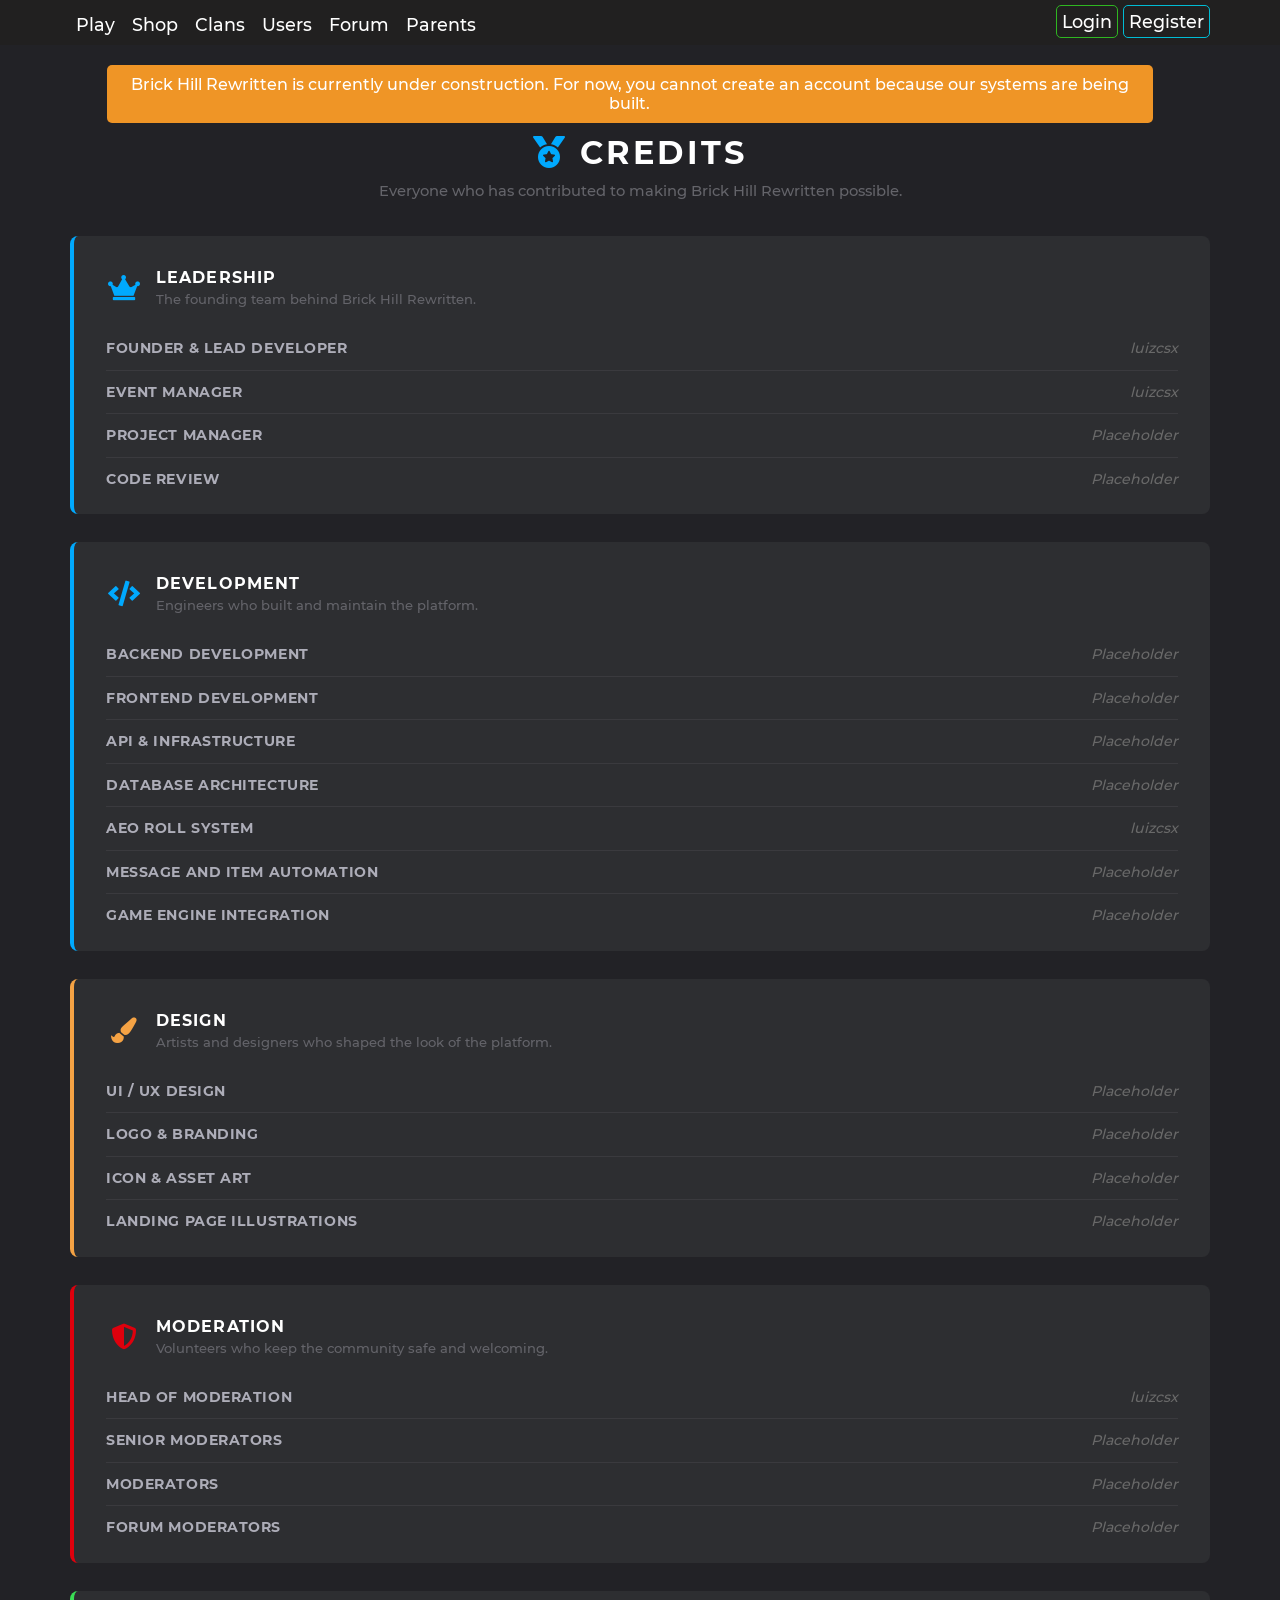
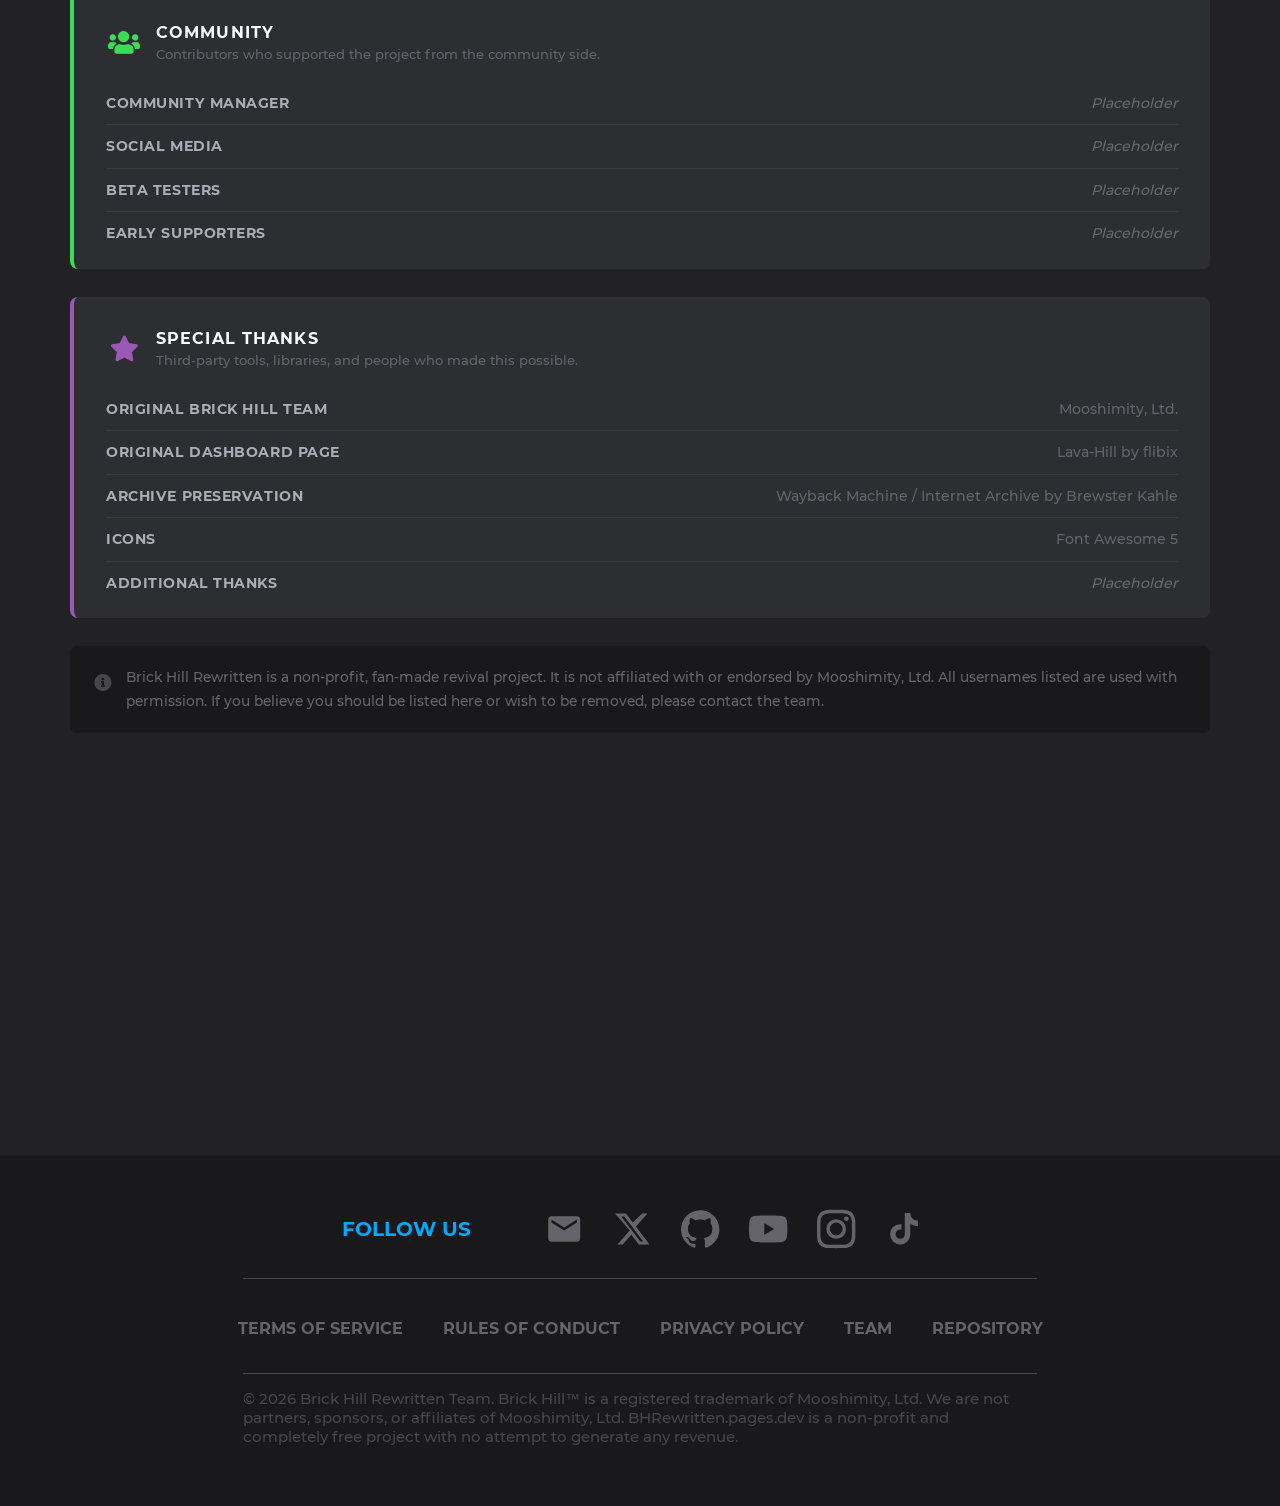
<file: credits.html>
<!DOCTYPE html>
<html lang="en" class="theme-dark">
<head>

<meta charset="utf-8">
<meta name="viewport" content="width=device-width, initial-scale=1">
<meta name="theme-color" content="#00A9FE">
<meta name="og:image" content="cdn/favicon.ico">
<meta name="og:site_name" content="Brick Hill Rewritten">
<meta name="og:description" content="A platform built on its community where you can customise your avatar, create and play games, or just socialise with others!">
<meta name="csrf-token" content="A2PENEVIBz4i1ykmgfzzPBKnnveOtSTsAEjnSkka">
<meta name="user-data" data-authenticated="false">
<title>Credits - Brick Hill Rewritten</title>
<meta name="og:title" content="Credits — Brick Hill Rewritten">
<link href="cdn/favicon.ico" rel="icon">
<link href="cdn/css/c9a0705161b97f89816f.css" rel="stylesheet" type="text/css">
<link href="cdn/css/0ae4afbd7666558dc6c6.css" rel="stylesheet" type="text/css">
<link rel="stylesheet" href="https://use.fontawesome.com/releases/v5.6.3/css/all.css" crossorigin="anonymous">
<script src="cdn/js/a7ee297bf1549559dc3f.js"></script>
<script src="cdn/js/2be524371fb890d9a658.js"></script>
<script src="cdn/js/d5fc6b02ce16b82664fd.js"></script>
<script src="cdn/js/fd81458147e6d5526c5d.js"></script>
<script src="cdn/js/57af023c87e71bf36f5a.js"></script>
<meta name="author" content="Brick Hill Rewritten">

<style>
body {
    background-color: #222226;
}

.credits-page-header {
    width: 100%;
    padding: 48px 0 36px;
    text-align: center;
}
.credits-page-header h1 {
    font-size: 2rem;
    font-weight: 700;
    text-transform: uppercase;
    letter-spacing: .1em;
    color: #fff;
    margin: 0 0 10px;
}
.credits-page-header p {
    color: #64646a;
    font-size: .92em;
    margin: 0;
}

.credits-category {
    background-color: #2d2e31;
    border-radius: 8px;
    padding: 32px 32px 24px;
    margin: 0 0 28px;
    width: 100%;
    box-sizing: border-box;
    border-left: 4px solid #00A9FE;
}
.credits-category.green  { border-left-color: #3ADE55; }
.credits-category.yellow { border-left-color: #f4a244; }
.credits-category.red    { border-left-color: #de000d; }
.credits-category.purple { border-left-color: #9b59b6; }

.credits-category-header {
    display: flex;
    align-items: center;
    gap: 14px;
    margin-bottom: 20px;
}
.credits-category-header .cat-icon {
    font-size: 1.6rem;
    color: #00A9FE;
    width: 36px;
    text-align: center;
    flex-shrink: 0;
}
.credits-category.green  .cat-icon { color: #3ADE55; }
.credits-category.yellow .cat-icon { color: #f4a244; }
.credits-category.red    .cat-icon { color: #de000d; }
.credits-category.purple .cat-icon { color: #9b59b6; }

.credits-category-header h2 {
    margin: 0;
    font-size: 1em;
    font-weight: 700;
    text-transform: uppercase;
    letter-spacing: .07em;
    color: #fff;
}
.credits-category-header p {
    margin: 4px 0 0;
    font-size: .82em;
    color: #64646a;
}

.credits-list {
    display: flex;
    flex-direction: column;
    gap: 0;
}
.credit-row {
    display: flex;
    align-items: baseline;
    justify-content: space-between;
    padding: 10px 0;
    border-bottom: 1px solid #3a3a3e;
    gap: 16px;
}
.credit-row:last-child {
    border-bottom: none;
    padding-bottom: 0;
}
.credit-role {
    font-size: .88em;
    font-weight: 700;
    color: #adadb8;
    text-transform: uppercase;
    letter-spacing: .04em;
    flex-shrink: 0;
    min-width: 200px;
}
.credit-names {
    font-size: .88em;
    color: #64646a;
    text-align: right;
    line-height: 1.6;
}
.credit-names .placeholder {
    font-style: italic;
    color: #696969;
}

.credits-notice {
    background-color: #19191c;
    border-radius: 6px;
    padding: 20px 24px;
    margin: 0 0 60px;
    width: 100%;
    box-sizing: border-box;
    display: flex;
    align-items: flex-start;
    gap: 14px;
    color: #64646a;
    font-size: .86em;
    line-height: 1.7;
}
.credits-notice .notice-icon {
    color: #46464c;
    font-size: 1.1rem;
    margin-top: 2px;
    flex-shrink: 0;
}

/* ── Footer (idêntico ao index.html) ── */
.static-footer-wrap {
    position: relative;
}
.static-footer-wrap footer {
    position: relative !important;
    bottom: auto !important;
}
.footer-social-icon {
    display: inline-block;
    width: 48px;
    height: 48px;
    fill: #64646a;
    vertical-align: middle;
}

@media screen and (max-width: 767px) {
    .credit-row        { flex-direction: column; gap: 4px; }
    .credit-names      { text-align: left; }
    .credit-role       { min-width: unset; }
    .credits-category  { padding: 24px 18px 18px; }
}
</style>
</head>
<body>

<nav>
<div class="primary">
<div class="grid">
<div class="push-left">
<ul>
<li>
<a href="/play">
Play
</a>
</li>
<li>
<a href="/shop">
Shop
</a>
</li>
<li>
<a href="/clans">
Clans
</a>
</li>
<li>
<a href="/users">
Users
</a>
</li>
<li>
<a href="/forum">
Forum
</a>
</li>
<li>
<a href="/parents">
Parents
</a>
</li>
</ul>
</div>
<div class="nav-user push-right" id="info">
<div class="username login-buttons">
<a href="/login" class="login-button">Login</a>
<a href="/register" class="register-button">Register</a>
</div>
</div>
</div>
</div>
</nav>

          <div class="col-10-12 push-1-12">
            <div class="alert warning">Brick Hill Rewritten is currently under construction. For now, you cannot create an account because our systems are being built.</div>
        </div>
<div class="main-holder grid">
<notification id="notification-v" class="notification"></notification>

<div class="credits-page-header">
    <h1><i class="fas fa-medal" style="color:#00A9FE;margin-right:12px;"></i>Credits</h1>
    <p>Everyone who has contributed to making Brick Hill Rewritten possible.</p>
</div>

<div class="credits-category">
    <div class="credits-category-header">
        <div class="cat-icon"><i class="fas fa-crown"></i></div>
        <div>
            <h2>Leadership</h2>
            <p>The founding team behind Brick Hill Rewritten.</p>
        </div>
    </div>
    <div class="credits-list">
        <div class="credit-row">
            <span class="credit-role">Founder & Lead Developer</span>
            <span class="credit-names"><span class="placeholder">luizcsx</span></span>
        </div>
        <div class="credit-row">
            <span class="credit-role">Event Manager</span>
            <span class="credit-names"><span class="placeholder">luizcsx</span></span>
        </div>
        <div class="credit-row">
            <span class="credit-role">Project Manager</span>
            <span class="credit-names"><span class="placeholder">Placeholder</span></span>
        </div>
        <div class="credit-row">
            <span class="credit-role">Code Review</span>
            <span class="credit-names"><span class="placeholder">Placeholder</span></span>
        </div>
    </div>
</div>

<div class="credits-category">
    <div class="credits-category-header">
        <div class="cat-icon"><i class="fas fa-code"></i></div>
        <div>
            <h2>Development</h2>
            <p>Engineers who built and maintain the platform.</p>
        </div>
    </div>
    <div class="credits-list">
        <div class="credit-row">
            <span class="credit-role">Backend Development</span>
            <span class="credit-names"><span class="placeholder">Placeholder</span></span>
        </div>
        <div class="credit-row">
            <span class="credit-role">Frontend Development</span>
            <span class="credit-names"><span class="placeholder">Placeholder</span></span>
        </div>
        <div class="credit-row">
            <span class="credit-role">API & Infrastructure</span>
            <span class="credit-names"><span class="placeholder">Placeholder</span></span>
        </div>
        <div class="credit-row">
            <span class="credit-role">Database Architecture</span>
            <span class="credit-names"><span class="placeholder">Placeholder</span></span>
        </div>
        <div class="credit-row">
            <span class="credit-role">Aeo Roll System</span>
            <span class="credit-names"><span class="placeholder">luizcsx</span></span>
        </div>
        <div class="credit-row">
            <span class="credit-role">Message and Item Automation</span>
            <span class="credit-names"><span class="placeholder">Placeholder</span></span>
        </div>
        <div class="credit-row">
            <span class="credit-role">Game Engine Integration</span>
            <span class="credit-names"><span class="placeholder">Placeholder</span></span>
        </div>
    </div>
</div>

<div class="credits-category yellow">
    <div class="credits-category-header">
        <div class="cat-icon"><i class="fas fa-paint-brush"></i></div>
        <div>
            <h2>Design</h2>
            <p>Artists and designers who shaped the look of the platform.</p>
        </div>
    </div>
    <div class="credits-list">
        <div class="credit-row">
            <span class="credit-role">UI / UX Design</span>
            <span class="credit-names"><span class="placeholder">Placeholder</span></span>
        </div>
        <div class="credit-row">
            <span class="credit-role">Logo & Branding</span>
            <span class="credit-names"><span class="placeholder">Placeholder</span></span>
        </div>
        <div class="credit-row">
            <span class="credit-role">Icon & Asset Art</span>
            <span class="credit-names"><span class="placeholder">Placeholder</span></span>
        </div>
        <div class="credit-row">
            <span class="credit-role">Landing Page Illustrations</span>
            <span class="credit-names"><span class="placeholder">Placeholder</span></span>
        </div>
    </div>
</div>

<div class="credits-category red">
    <div class="credits-category-header">
        <div class="cat-icon"><i class="fas fa-shield-alt"></i></div>
        <div>
            <h2>Moderation</h2>
            <p>Volunteers who keep the community safe and welcoming.</p>
        </div>
    </div>
    <div class="credits-list">
        <div class="credit-row">
            <span class="credit-role">Head of Moderation</span>
            <span class="credit-names"><span class="placeholder">luizcsx</span></span>
        </div>
        <div class="credit-row">
            <span class="credit-role">Senior Moderators</span>
            <span class="credit-names"><span class="placeholder">Placeholder</span></span>
        </div>
        <div class="credit-row">
            <span class="credit-role">Moderators</span>
            <span class="credit-names"><span class="placeholder">Placeholder</span></span>
        </div>
        <div class="credit-row">
            <span class="credit-role">Forum Moderators</span>
            <span class="credit-names"><span class="placeholder">Placeholder</span></span>
        </div>
    </div>
</div>

<div class="credits-category green">
    <div class="credits-category-header">
        <div class="cat-icon"><i class="fas fa-users"></i></div>
        <div>
            <h2>Community</h2>
            <p>Contributors who supported the project from the community side.</p>
        </div>
    </div>
    <div class="credits-list">
        <div class="credit-row">
            <span class="credit-role">Community Manager</span>
            <span class="credit-names"><span class="placeholder">Placeholder</span></span>
        </div>
        <div class="credit-row">
            <span class="credit-role">Social Media</span>
            <span class="credit-names"><span class="placeholder">Placeholder</span></span>
        </div>
        <div class="credit-row">
            <span class="credit-role">Beta Testers</span>
            <span class="credit-names"><span class="placeholder">Placeholder</span></span>
        </div>
        <div class="credit-row">
            <span class="credit-role">Early Supporters</span>
            <span class="credit-names"><span class="placeholder">Placeholder</span></span>
        </div>
    </div>
</div>

<div class="credits-category purple">
    <div class="credits-category-header">
        <div class="cat-icon"><i class="fas fa-star"></i></div>
        <div>
            <h2>Special Thanks</h2>
            <p>Third-party tools, libraries, and people who made this possible.</p>
        </div>
    </div>
    <div class="credits-list">
        <div class="credit-row">
            <span class="credit-role">Original Brick Hill Team</span>
            <span class="credit-names">Mooshimity, Ltd.</span>
        </div>
        <div class="credit-row">
            <span class="credit-role">Original Dashboard Page</span>
            <span class="credit-names">Lava-Hill by flibix</span>
        </div>
        <div class="credit-row">
            <span class="credit-role">Archive Preservation</span>
            <span class="credit-names">Wayback Machine / Internet Archive by Brewster Kahle</span>
        </div>
        <div class="credit-row">
            <span class="credit-role">Icons</span>
            <span class="credit-names">Font Awesome 5</span>
        </div>
        <div class="credit-row">
            <span class="credit-role">Additional Thanks</span>
            <span class="credit-names"><span class="placeholder">Placeholder</span></span>
        </div>
    </div>
</div>

<div class="credits-notice">
    <div class="notice-icon"><i class="fas fa-info-circle"></i></div>
    <span>Brick Hill Rewritten is a non-profit, fan-made revival project. It is not affiliated with or endorsed by Mooshimity, Ltd. All usernames listed are used with permission. If you believe you should be listed here or wish to be removed, please contact the team.</span>
</div>

</div>

<div class="static-footer-wrap new-theme">
<footer>
  <div class="footer-social very-bold flex">
    <p class="blue-text no-mobile">FOLLOW US</p>

    <a href="mailto:bhrewritten@gmail.com" target="_blank">
      <svg class="footer-social-icon" viewBox="0 0 24 24" xmlns="http://www.w3.org/2000/svg">
      <path d="M20 4H4c-1.1 0-1.99.9-1.99 2L2 18c0 1.1.9 2 2 2h16c1.1 0 2-.9 2-2V6c0-1.1-.9-2-2-2zm0 4l-8 5-8-5V6l8 5 8-5v2z"/>
     </svg>
    </a>

    <a href="https://x.com/bhrewritten" target="_blank">
      <svg class="footer-social-icon" viewBox="0 0 24 24" xmlns="http://www.w3.org/2000/svg">
        <path d="M18.244 2.25h3.308l-7.227 8.26 8.502 11.24H16.17l-4.714-6.231-5.401 6.231H2.744l7.737-8.835L1.254 2.25H8.08l4.253 5.622 5.91-5.622zm-1.161 17.52h1.833L7.084 4.126H5.117z"/>
      </svg>
    </a>

    <a href="https://github.com/luizcsx/bhrewritten" target="_blank">
      <svg class="footer-social-icon" viewBox="0 0 24 24" xmlns="http://www.w3.org/2000/svg">
        <path d="M12 .297c-6.63 0-12 5.373-12 12 0 5.303 3.438 9.8 8.205 11.385.6.113.82-.258.82-.577 0-.285-.01-1.04-.015-2.04-3.338.724-4.042-1.61-4.042-1.61C4.422 18.07 3.633 17.7 3.633 17.7c-1.087-.744.084-.729.084-.729 1.205.084 1.838 1.236 1.838 1.236 1.07 1.835 2.809 1.305 3.495.998.108-.776.417-1.305.76-1.605-2.665-.3-5.466-1.332-5.466-5.93 0-1.31.465-2.38 1.235-3.22-.135-.303-.54-1.523.105-3.176 0 0 1.005-.322 3.3 1.23.96-.267 1.98-.399 3-.405 1.02.006 2.04.138 3 .405 2.28-1.552 3.285-1.23 3.285-1.23.645 1.653.24 2.873.12 3.176.765.84 1.23 1.91 1.23 3.22 0 4.61-2.805 5.625-5.475 5.92.42.36.81 1.096.81 2.22 0 1.606-.015 2.896-.015 3.286 0 .315.21.69.825.57C20.565 22.092 24 17.592 24 12.297c0-6.627-5.373-12-12-12"/>
      </svg>
    </a>

    <a href="https://www.youtube.com/@bhrewritten" target="_blank">
      <svg class="footer-social-icon" viewBox="0 0 24 24" xmlns="http://www.w3.org/2000/svg">
        <path d="M23.498 6.186a3.016 3.016 0 0 0-2.122-2.136C19.505 3.545 12 3.545 12 3.545s-7.505 0-9.377.505A3.017 3.017 0 0 0 .502 6.186C0 8.07 0 12 0 12s0 3.93.502 5.814a3.016 3.016 0 0 0 2.122 2.136c1.871.505 9.376.505 9.376.505s7.505 0 9.377-.505a3.015 3.015 0 0 0 2.122-2.136C24 15.93 24 12 24 12s0-3.93-.502-5.814zM9.545 15.568V8.432L15.818 12l-6.273 3.568z"/>
      </svg>
    </a>

    <a href="https://instagram.com/bhrewritten" target="_blank">
      <svg class="footer-social-icon" viewBox="0 0 24 24" xmlns="http://www.w3.org/2000/svg">
        <path d="M12 2.163c3.204 0 3.584.012 4.85.07 3.252.148 4.771 1.691 4.919 4.919.058 1.265.069 1.645.069 4.849 0 3.205-.012 3.584-.069 4.849-.149 3.225-1.664 4.771-4.919 4.919-1.266.058-1.644.07-4.85.07-3.204 0-3.584-.012-4.849-.07-3.26-.149-4.771-1.699-4.919-4.92-.058-1.265-.07-1.644-.07-4.849 0-3.204.013-3.583.07-4.849.149-3.227 1.664-4.771 4.919-4.919 1.266-.057 1.645-.069 4.849-.069zM12 0C8.741 0 8.333.014 7.053.072 2.695.272.273 2.69.073 7.052.014 8.333 0 8.741 0 12c0 3.259.014 3.668.072 4.948.2 4.358 2.618 6.78 6.98 6.98C8.333 23.986 8.741 24 12 24c3.259 0 3.668-.014 4.948-.072 4.354-.2 6.782-2.618 6.979-6.98.059-1.28.073-1.689.073-4.948 0-3.259-.014-3.667-.072-4.947-.196-4.354-2.617-6.78-6.979-6.98C15.668.014 15.259 0 12 0zm0 5.838a6.162 6.162 0 1 0 0 12.324 6.162 6.162 0 0 0 0-12.324zM12 16a4 4 0 1 1 0-8 4 4 0 0 1 0 8zm6.406-11.845a1.44 1.44 0 1 0 0 2.881 1.44 1.44 0 0 0 0-2.881z"/>
      </svg>
    </a>

    <a href="https://tiktok.com/@bhrewritten" target="_blank">
      <svg class="footer-social-icon" viewBox="0 0 24 24" xmlns="http://www.w3.org/2000/svg">
        <path d="M19.59 6.69a4.83 4.83 0 0 1-3.77-4.25V2h-3.45v13.67a2.89 2.89 0 0 1-2.88 2.5 2.89 2.89 0 0 1-2.89-2.89 2.89 2.89 0 0 1 2.89-2.89c.28 0 .54.04.79.1V9.01a6.33 6.33 0 0 0-.79-.05 6.34 6.34 0 0 0-6.34 6.34 6.34 6.34 0 0 0 6.34 6.34 6.34 6.34 0 0 0 6.33-6.34V8.69a8.18 8.18 0 0 0 4.78 1.52V6.76a4.85 4.85 0 0 1-1.01-.07z"/>
      </svg>
    </a>
  </div>

  <div class="footer-divider"></div>

  <div class="footer-links flex">
    <a href="/terms">TERMS OF SERVICE</a>
    <a href="/rules">RULES OF CONDUCT</a>
    <a href="/privacy">PRIVACY POLICY</a>
    <a href="/team">TEAM</a>
    <a href="https://github.com/luizcsx/bhrewritten">REPOSITORY</a>
  </div>

  <div class="footer-divider"></div>

  <p class="footer-copyright">
    &copy; <script>document.write(new Date().getFullYear())</script> Brick Hill Rewritten Team. Brick Hill™ is a registered trademark of Mooshimity, Ltd. We are not partners, sponsors, or affiliates of Mooshimity, Ltd. BHRewritten.pages.dev is a non-profit and completely free project with no attempt to generate any revenue.
  </p>
</footer>
</div>

</body>
</html>
</file>
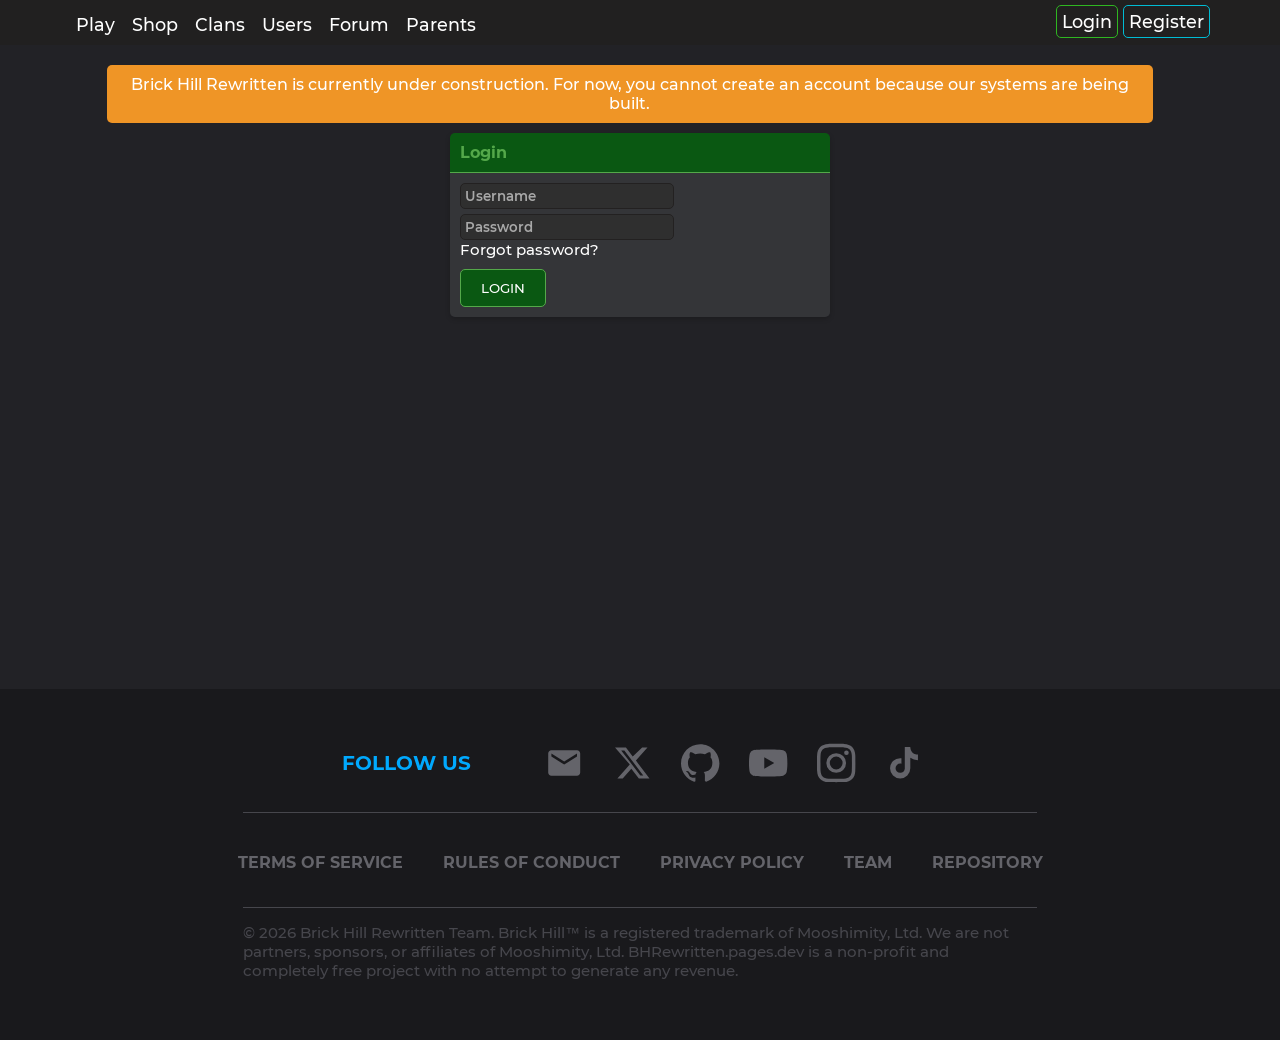
<file: login.html>
<!DOCTYPE html>
<html lang="en" class="theme-dark">
<head>

<meta charset="utf-8">
<meta name="viewport" content="width=device-width, initial-scale=1">
<meta name="theme-color" content="#00A9FE">
<meta name="og:image" content="cdn/favicon.ico">
<meta name="og:site_name" content="Brick Hill Rewritten">
<meta name="og:description" content="A platform built on its community where you can customise your avatar, create and play games, or just socialise with others!">
<meta name="csrf-token" content="5UqISpPGb3LpnXwZO0cQAII7roHVlqnC5YnhKSKp">
<meta name="user-data" data-authenticated="false">
<title>Login - Brick Hill Rewritten</title>
<meta name="og:title" content="Login - Brick Hill Rewritten">
<link href="cdn/favicon.ico" rel="icon">
<link href="cdn/css/c9a0705161b97f89816f.css" rel="stylesheet" type="text/css">
<link href="cdn/css/0ae4afbd7666558dc6c6.css" rel="stylesheet" type="text/css">
<link rel="stylesheet" href="https://use.fontawesome.com/releases/v5.6.3/css/all.css" crossorigin="anonymous">
<script src="cdn/js/a7ee297bf1549559dc3f.js"></script>
<script src="cdn/js/2be524371fb890d9a658.js"></script>
<script src="cdn/js/d5fc6b02ce16b82664fd.js"></script>
<script src="cdn/js/fd81458147e6d5526c5d.js"></script>
<script src="cdn/js/57af023c87e71bf36f5a.js"></script>
<script src="https://hcaptcha.com/1/api.js" async defer></script>
<meta name="author" content="Brick Hill Rewritten">

<style>
body {
    background-color: #222226;
}

.static-footer-wrap { position: relative; }
.static-footer-wrap footer { position: relative !important; bottom: auto !important; }
.footer-social-icon { display: inline-block; width: 48px; height: 48px; fill: #64646a; vertical-align: middle; }
</style>
</head>
<body>

<nav>
<div class="primary">
<div class="grid">
<div class="push-left">
<ul>
<li>
<a href="/play">
Play
</a>
</li>
<li>
<a href="/shop">
Shop
</a>
</li>
<li>
<a href="/clans">
Clans
</a>
</li>
<li>
<a href="/search">
Users
</a>
</li>
<li>
<a href="/forum">
Forum
</a>
</li>
<li>
<a href="/parents">
Parents
</a>
</li>
</ul>
</div>
<div class="nav-user push-right" id="info">
<div class="username login-buttons">
<a href="/login" class="login-button">Login</a>
<a href="/register" class="register-button">Register</a>
</div>
</div>
</div>
</div>
</nav>

          <div class="col-10-12 push-1-12">
            <div class="alert warning">Brick Hill Rewritten is currently under construction. For now, you cannot create an account because our systems are being built.</div>
        </div>
<div class="main-holder grid">
<notification id="notification-v" class="notification"></notification>

<div class="col-1-3 push-1-3">
<div class="card">
<div class="top green">
Login
</div>
<div class="content">
<form method="POST" action="/auth/login">
<input type="hidden" name="_token" value="5UqISpPGb3LpnXwZO0cQAII7roHVlqnC5YnhKSKp">
<input id="username" type="text" name="username" value="" placeholder="Username" required autofocus style="display:block;">
<div style="height:5px;"></div>
<input id="password" type="password" name="password" autocomplete="current-password" placeholder="Password" required style="display:block;">
<a href="/password/forgot" style="font-size:15px;">Forgot password?</a>
<div style="padding-top:5px;"></div>
<div class="h-captcha" data-sitekey="b4846124-8224-428e-8a08-a60877c66bcc"></div>
<div style="padding-top:5px;"></div>
<button type="submit" class="green">
Login
</button>
</form>
</div>
</div>
</div>

</div>

<div class="static-footer-wrap new-theme">
<footer>
  <div class="footer-social very-bold flex">
    <p class="blue-text no-mobile">FOLLOW US</p>

    <a href="mailto:bhrewritten@gmail.com" target="_blank">
      <svg class="footer-social-icon" viewBox="0 0 24 24" xmlns="http://www.w3.org/2000/svg">
        <path d="M20 4H4c-1.1 0-1.99.9-1.99 2L2 18c0 1.1.9 2 2 2h16c1.1 0 2-.9 2-2V6c0-1.1-.9-2-2-2zm0 4l-8 5-8-5V6l8 5 8-5v2z"/>
      </svg>
    </a>

    <a href="https://x.com/bhrewritten" target="_blank">
      <svg class="footer-social-icon" viewBox="0 0 24 24" xmlns="http://www.w3.org/2000/svg">
        <path d="M18.244 2.25h3.308l-7.227 8.26 8.502 11.24H16.17l-4.714-6.231-5.401 6.231H2.744l7.737-8.835L1.254 2.25H8.08l4.253 5.622 5.91-5.622zm-1.161 17.52h1.833L7.084 4.126H5.117z"/>
      </svg>
    </a>

    <a href="https://github.com/luizcsx/bhrewritten" target="_blank">
      <svg class="footer-social-icon" viewBox="0 0 24 24" xmlns="http://www.w3.org/2000/svg">
        <path d="M12 .297c-6.63 0-12 5.373-12 12 0 5.303 3.438 9.8 8.205 11.385.6.113.82-.258.82-.577 0-.285-.01-1.04-.015-2.04-3.338.724-4.042-1.61-4.042-1.61C4.422 18.07 3.633 17.7 3.633 17.7c-1.087-.744.084-.729.084-.729 1.205.084 1.838 1.236 1.838 1.236 1.07 1.835 2.809 1.305 3.495.998.108-.776.417-1.305.76-1.605-2.665-.3-5.466-1.332-5.466-5.93 0-1.31.465-2.38 1.235-3.22-.135-.303-.54-1.523.105-3.176 0 0 1.005-.322 3.3 1.23.96-.267 1.98-.399 3-.405 1.02.006 2.04.138 3 .405 2.28-1.552 3.285-1.23 3.285-1.23.645 1.653.24 2.873.12 3.176.765.84 1.23 1.91 1.23 3.22 0 4.61-2.805 5.625-5.475 5.92.42.36.81 1.096.81 2.22 0 1.606-.015 2.896-.015 3.286 0 .315.21.69.825.57C20.565 22.092 24 17.592 24 12.297c0-6.627-5.373-12-12-12"/>
      </svg>
    </a>

    <a href="https://www.youtube.com/@bhrewritten" target="_blank">
      <svg class="footer-social-icon" viewBox="0 0 24 24" xmlns="http://www.w3.org/2000/svg">
        <path d="M23.498 6.186a3.016 3.016 0 0 0-2.122-2.136C19.505 3.545 12 3.545 12 3.545s-7.505 0-9.377.505A3.017 3.017 0 0 0 .502 6.186C0 8.07 0 12 0 12s0 3.93.502 5.814a3.016 3.016 0 0 0 2.122 2.136c1.871.505 9.376.505 9.376.505s7.505 0 9.377-.505a3.015 3.015 0 0 0 2.122-2.136C24 15.93 24 12 24 12s0-3.93-.502-5.814zM9.545 15.568V8.432L15.818 12l-6.273 3.568z"/>
      </svg>
    </a>

    <a href="https://instagram.com/bhrewritten" target="_blank">
      <svg class="footer-social-icon" viewBox="0 0 24 24" xmlns="http://www.w3.org/2000/svg">
        <path d="M12 2.163c3.204 0 3.584.012 4.85.07 3.252.148 4.771 1.691 4.919 4.919.058 1.265.069 1.645.069 4.849 0 3.205-.012 3.584-.069 4.849-.149 3.225-1.664 4.771-4.919 4.919-1.266.058-1.644.07-4.85.07-3.204 0-3.584-.012-4.849-.07-3.26-.149-4.771-1.699-4.919-4.92-.058-1.265-.07-1.644-.07-4.849 0-3.204.013-3.583.07-4.849.149-3.227 1.664-4.771 4.919-4.919 1.266-.057 1.645-.069 4.849-.069zM12 0C8.741 0 8.333.014 7.053.072 2.695.272.273 2.69.073 7.052.014 8.333 0 8.741 0 12c0 3.259.014 3.668.072 4.948.2 4.358 2.618 6.78 6.98 6.98C8.333 23.986 8.741 24 12 24c3.259 0 3.668-.014 4.948-.072 4.354-.2 6.782-2.618 6.979-6.98.059-1.28.073-1.689.073-4.948 0-3.259-.014-3.667-.072-4.947-.196-4.354-2.617-6.78-6.979-6.98C15.668.014 15.259 0 12 0zm0 5.838a6.162 6.162 0 1 0 0 12.324 6.162 6.162 0 0 0 0-12.324zM12 16a4 4 0 1 1 0-8 4 4 0 0 1 0 8zm6.406-11.845a1.44 1.44 0 1 0 0 2.881 1.44 1.44 0 0 0 0-2.881z"/>
      </svg>
    </a>

    <a href="https://tiktok.com/@bhrewritten" target="_blank">
      <svg class="footer-social-icon" viewBox="0 0 24 24" xmlns="http://www.w3.org/2000/svg">
        <path d="M19.59 6.69a4.83 4.83 0 0 1-3.77-4.25V2h-3.45v13.67a2.89 2.89 0 0 1-2.88 2.5 2.89 2.89 0 0 1-2.89-2.89 2.89 2.89 0 0 1 2.89-2.89c.28 0 .54.04.79.1V9.01a6.33 6.33 0 0 0-.79-.05 6.34 6.34 0 0 0-6.34 6.34 6.34 6.34 0 0 0 6.34 6.34 6.34 6.34 0 0 0 6.33-6.34V8.69a8.18 8.18 0 0 0 4.78 1.52V6.76a4.85 4.85 0 0 1-1.01-.07z"/>
      </svg>
    </a>
  </div>

  <div class="footer-divider"></div>

  <div class="footer-links flex">
    <a href="/terms">TERMS OF SERVICE</a>
    <a href="/rules">RULES OF CONDUCT</a>
    <a href="/privacy">PRIVACY POLICY</a>
    <a href="/team">TEAM</a>
    <a href="https://github.com/luizcsx/bhrewritten">REPOSITORY</a>
  </div>

  <div class="footer-divider"></div>

  <p class="footer-copyright">
    &copy; <script>document.write(new Date().getFullYear())</script> Brick Hill Rewritten Team. Brick Hill&trade; is a registered trademark of Mooshimity, Ltd. We are not partners, sponsors, or affiliates of Mooshimity, Ltd. BHRewritten.pages.dev is a non-profit and completely free project with no attempt to generate any revenue.
  </p>
</footer>
</div>

</body>
</html>
</file>
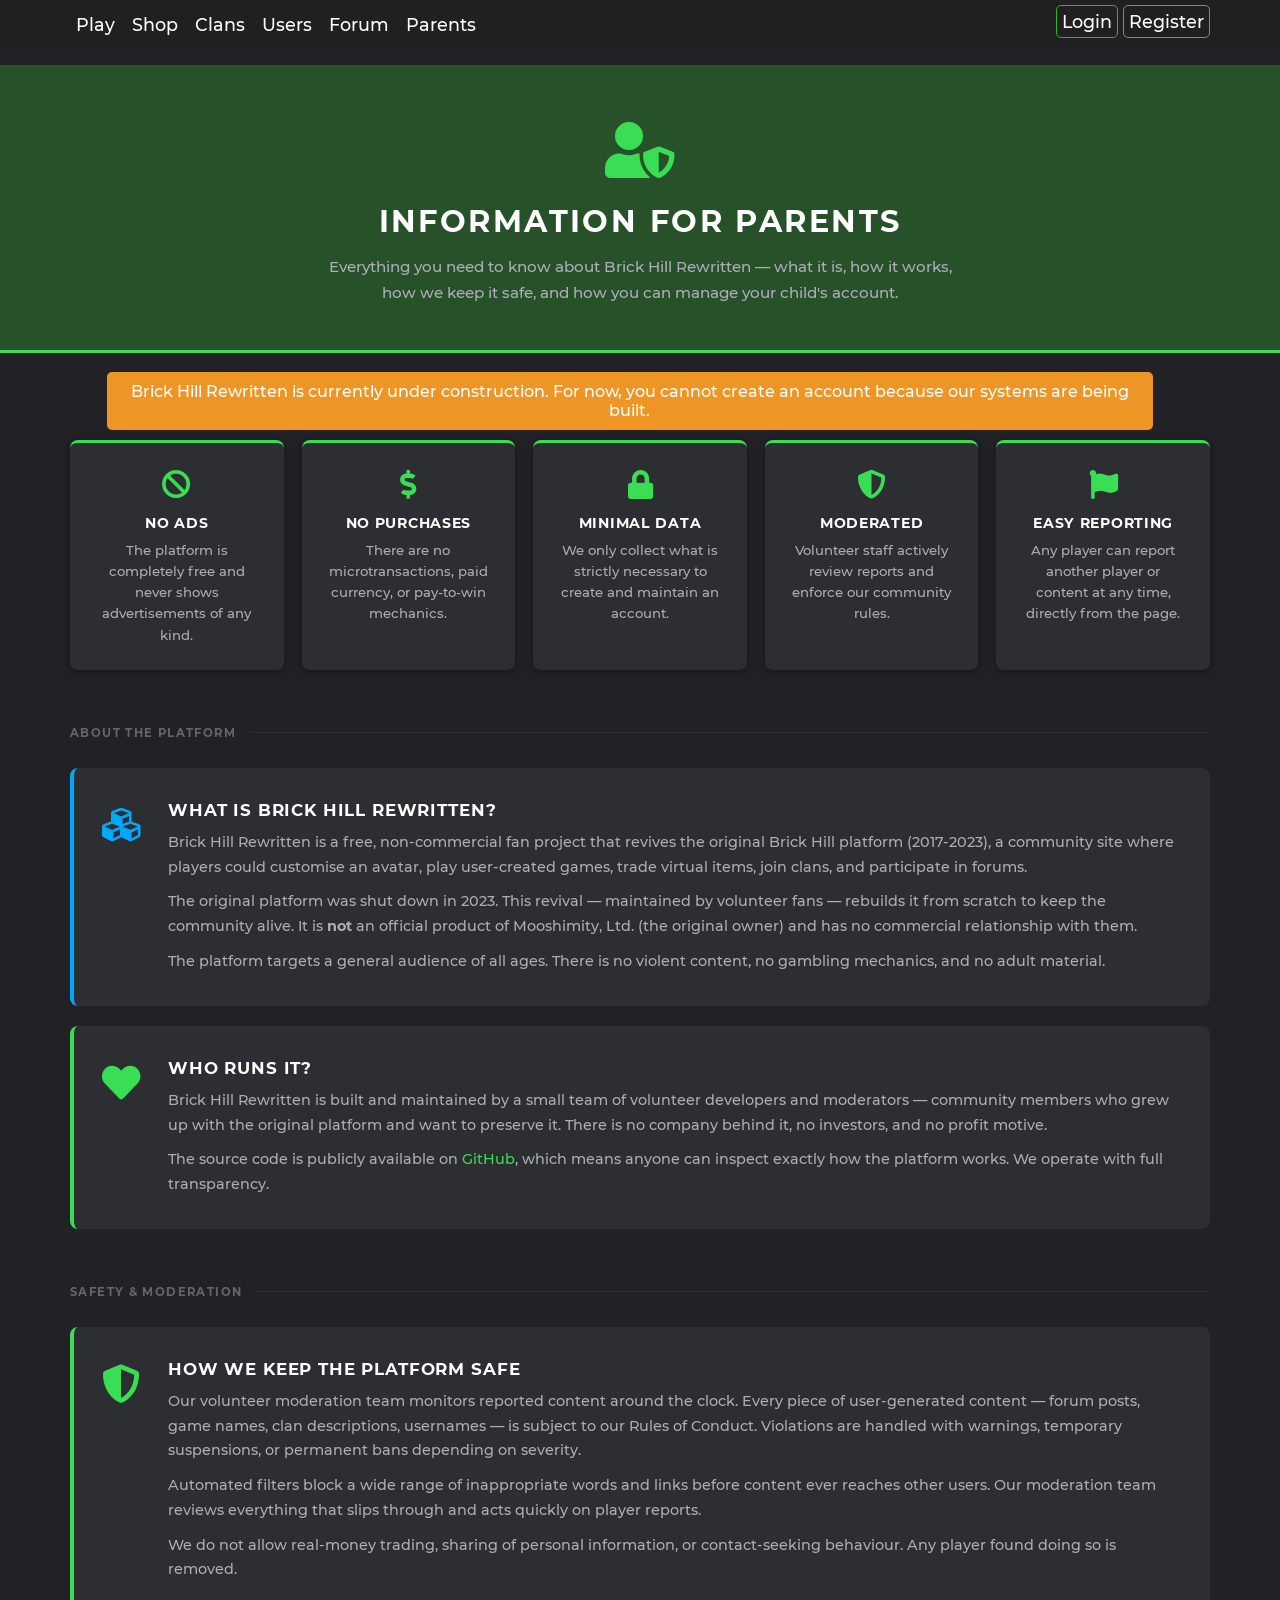
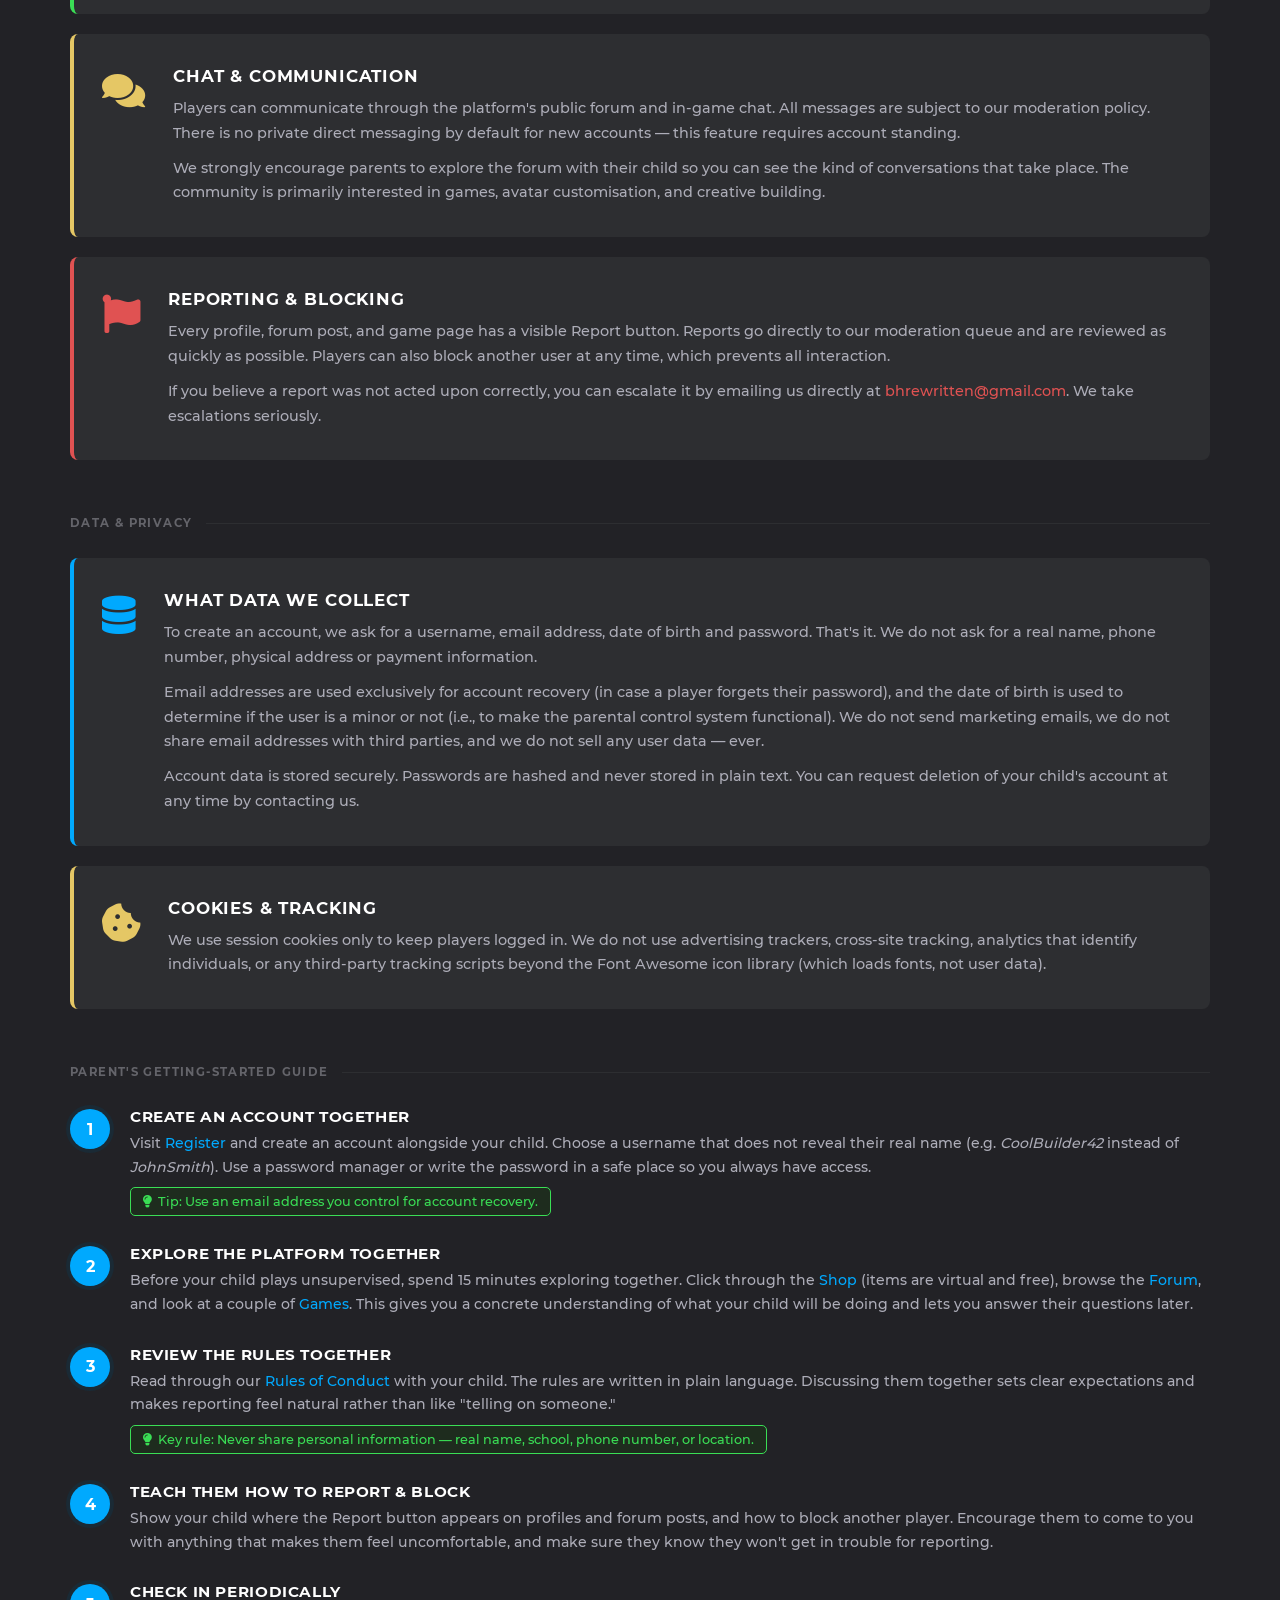
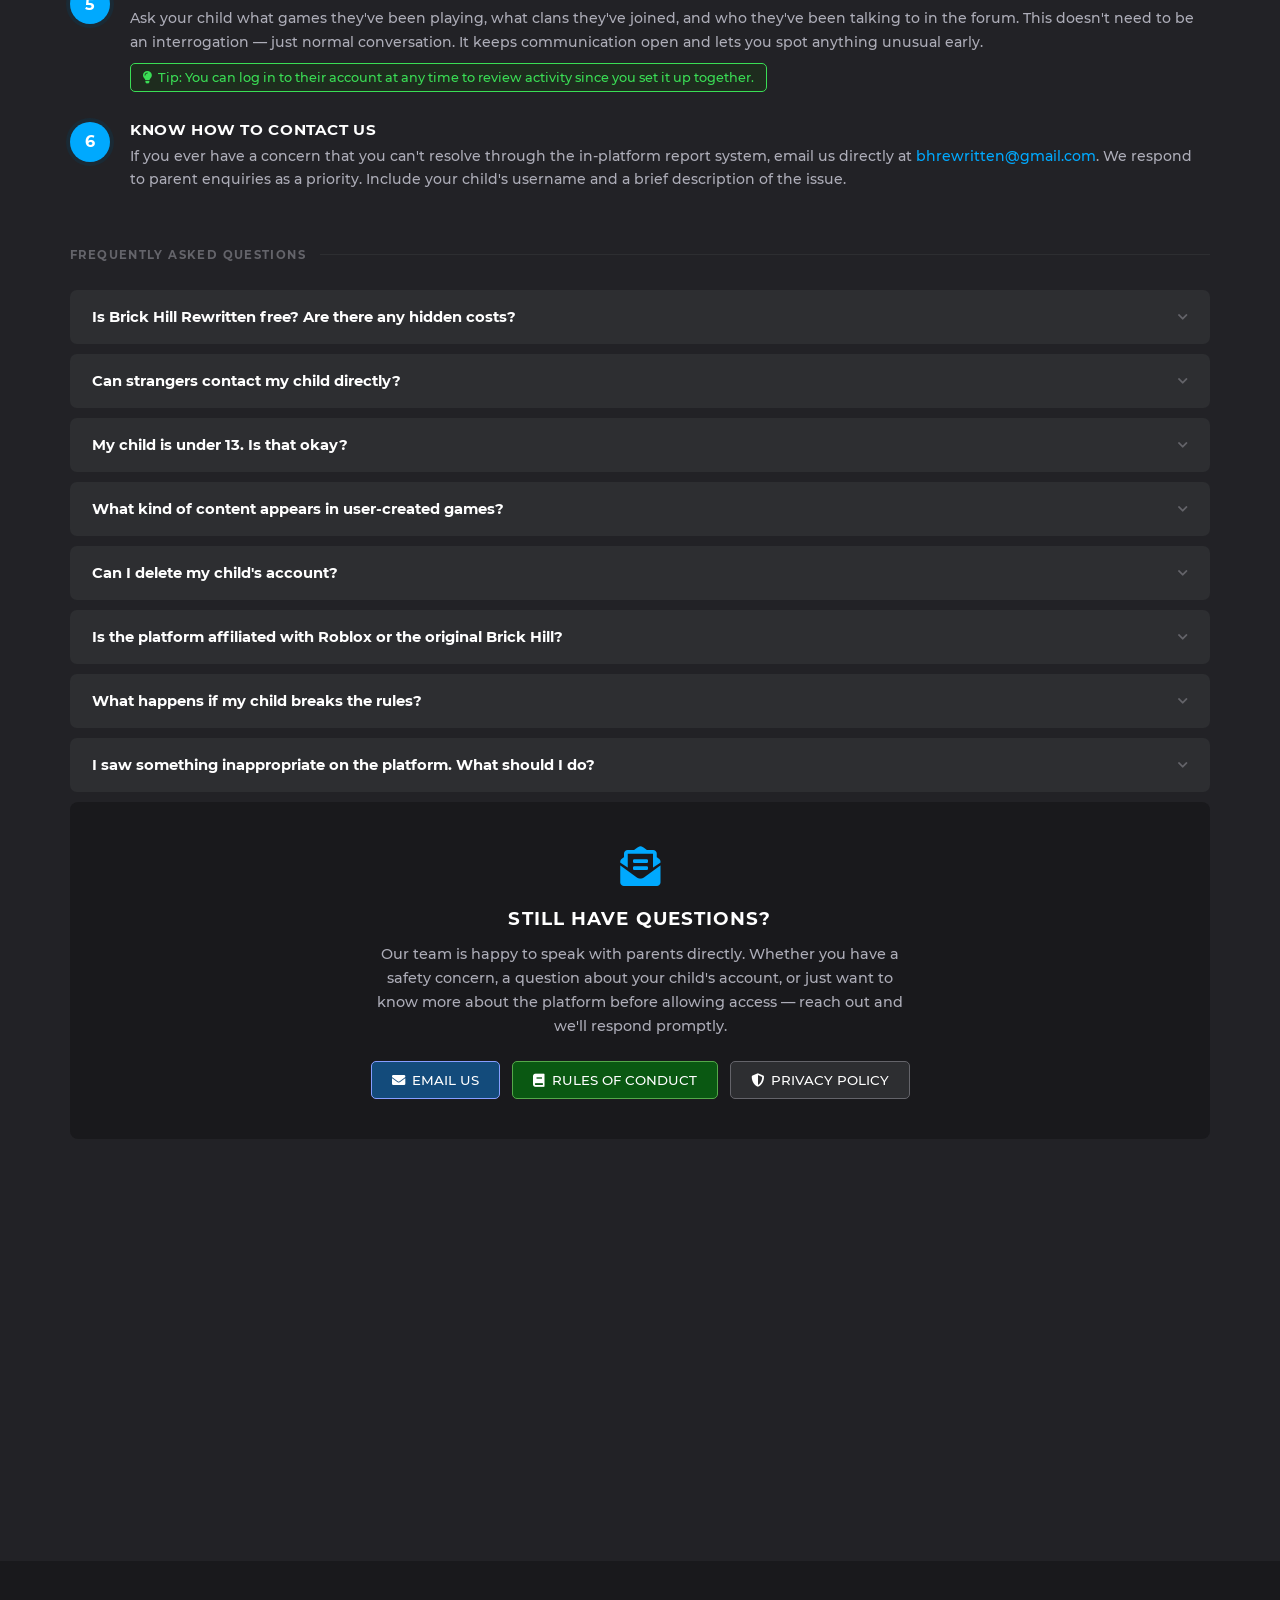
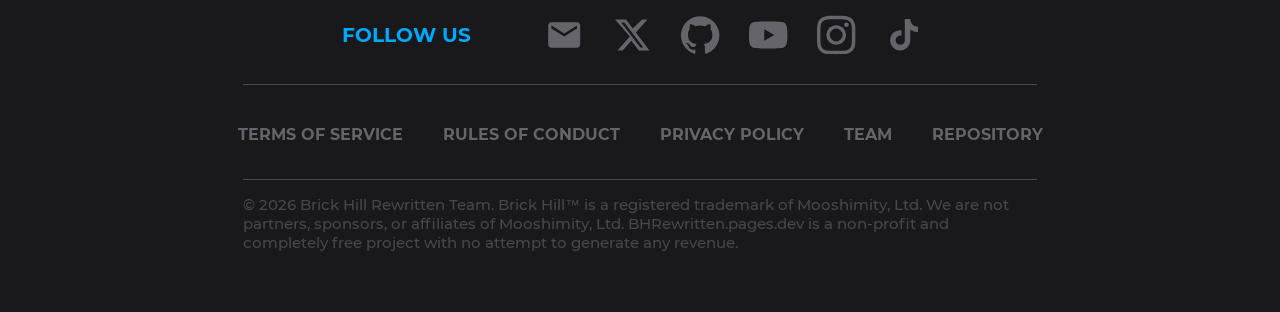
<file: parents.html>
<!DOCTYPE html>
<html lang="en" class="theme-dark">
<head>

<meta charset="utf-8">
<meta name="viewport" content="width=device-width, initial-scale=1">
<meta name="theme-color" content="#00A9FE">
<meta name="og:image" content="cdn/favicon.ico">
<meta name="og:site_name" content="Brick Hill Rewritten">
<meta name="og:description" content="Information for parents about Brick Hill Rewritten — a safe, free, community-driven platform for players of all ages.">
<meta name="csrf-token" content="">
<meta name="user-data" data-authenticated="false">
<title>Parents - Brick Hill Rewritten</title>
<meta name="og:title" content="Parents — Brick Hill Rewritten">
<link href="cdn/favicon.ico" rel="icon">
<link href="cdn/css/c9a0705161b97f89816f.css" rel="stylesheet" type="text/css">
<link href="cdn/css/0ae4afbd7666558dc6c6.css" rel="stylesheet" type="text/css">
<link rel="stylesheet" href="https://use.fontawesome.com/releases/v5.6.3/css/all.css" crossorigin="anonymous">
<script src="cdn/js/a7ee297bf1549559dc3f.js"></script>
<script src="cdn/js/2be524371fb890d9a658.js"></script>
<script src="cdn/js/d5fc6b02ce16b82664fd.js"></script>
<script src="cdn/js/fd81458147e6d5526c5d.js"></script>
<script src="cdn/js/57af023c87e71bf36f5a.js"></script>
<meta name="author" content="Brick Hill Rewritten">

<style>
body {
    background-color: #222226;
}

.parents-hero {
    background: #275229;
    border-bottom: 3px solid #3ADE55;
    padding: 52px 20px 44px;
    text-align: center;
    margin-bottom: 0;
}
.parents-hero .hero-icon {
    font-size: 3.5rem;
    color: #3ADE55;
    margin-bottom: 18px;
}
.parents-hero h1 {
    margin: 0 0 14px;
    font-size: 1.9em;
    font-weight: 700;
    text-transform: uppercase;
    letter-spacing: .08em;
    color: #fff;
}
.parents-hero p {
    max-width: 640px;
    margin: 0 auto;
    color: #adadb8;
    font-size: .95em;
    line-height: 1.7;
}

.qa-grid {
    display: flex;
    flex-wrap: wrap;
    gap: 18px;
    justify-content: center;
    margin: 48px 0 0;
    width: 100%;
}
.qa-card {
    background-color: #2d2e31;
    border-radius: 8px;
    padding: 24px 22px;
    flex: 1 1 200px;
    max-width: 240px;
    text-align: center;
    border-top: 3px solid #3ADE55;
    box-shadow: 0 2px 8px rgba(0,0,0,.35);
}
.qa-card .qa-icon {
    font-size: 1.8rem;
    color: #3ADE55;
    margin-bottom: 12px;
}
.qa-card h3 {
    margin: 0 0 8px;
    font-size: .88em;
    font-weight: 700;
    text-transform: uppercase;
    letter-spacing: .05em;
    color: #fff;
}
.qa-card p {
    font-size: .83em;
    color: #adadb8;
    line-height: 1.6;
    margin: 0;
}

.section-label {
    display: flex;
    align-items: center;
    gap: 14px;
    margin: 56px 0 28px;
    width: 100%;
}
.section-label span {
    font-size: .72em;
    font-weight: 700;
    text-transform: uppercase;
    letter-spacing: .12em;
    color: #64646a;
    white-space: nowrap;
}
.section-label::after {
    content: '';
    flex: 1;
    height: 1px;
    background-color: #2d2e31;
}

.info-block {
    background-color: #2d2e31;
    border-radius: 8px;
    padding: 32px 28px;
    margin-bottom: 20px;
    width: 100%;
    display: flex;
    align-items: flex-start;
    gap: 28px;
    box-sizing: border-box;
}
.info-block.accent-blue  { border-left: 4px solid #00A9FE; }
.info-block.accent-green { border-left: 4px solid #3ADE55; }
.info-block.accent-red   { border-left: 4px solid #e05252; }
.info-block.accent-yellow{ border-left: 4px solid #e5c765; }

.info-block .ib-icon {
    font-size: 2.4rem;
    flex-shrink: 0;
    margin-top: 2px;
}
.info-block.accent-blue  .ib-icon { color: #00A9FE; }
.info-block.accent-green .ib-icon { color: #3ADE55; }
.info-block.accent-red   .ib-icon { color: #e05252; }
.info-block.accent-yellow .ib-icon { color: #e5c765; }

.info-block h2 {
    margin: 0 0 10px;
    font-size: 1.05em;
    font-weight: 700;
    text-transform: uppercase;
    letter-spacing: .05em;
    color: #fff;
}
.info-block p {
    margin: 0 0 10px;
    color: #adadb8;
    font-size: .9em;
    line-height: 1.72;
}
.info-block p:last-child { margin-bottom: 0; }

.guide-steps {
    width: 100%;
    margin-bottom: 8px;
}
.guide-step {
    display: flex;
    gap: 20px;
    align-items: flex-start;
    margin-bottom: 28px;
}
.guide-step .step-num {
    flex-shrink: 0;
    width: 40px;
    height: 40px;
    border-radius: 50%;
    background-color: #00A9FE;
    color: #fff;
    font-weight: 700;
    font-size: 1em;
    display: flex;
    align-items: center;
    justify-content: center;
    box-shadow: 0 0 0 4px #1a2a35;
    margin-top: 2px;
}
.guide-step .step-body h3 {
    margin: 0 0 6px;
    font-size: .95em;
    font-weight: 700;
    color: #fff;
    text-transform: uppercase;
    letter-spacing: .04em;
}
.guide-step .step-body p {
    margin: 0;
    color: #adadb8;
    font-size: .88em;
    line-height: 1.68;
}
.guide-step .step-body .step-tip {
    display: inline-block;
    margin-top: 8px;
    background-color: #1e2c1e;
    border: 1px solid #3ADE55;
    border-radius: 5px;
    padding: 6px 12px;
    font-size: .8em;
    color: #3ADE55;
}

.faq-list {
    width: 100%;
}
.faq-item {
    background-color: #2d2e31;
    border-radius: 7px;
    margin-bottom: 10px;
    overflow: hidden;
}
.faq-item summary {
    list-style: none;
    padding: 18px 22px;
    cursor: pointer;
    font-weight: 700;
    font-size: .92em;
    color: #fff;
    display: flex;
    align-items: center;
    justify-content: space-between;
    user-select: none;
}
.faq-item summary::-webkit-details-marker { display: none; }
.faq-item summary::after {
    content: '\f078';
    font-family: 'Font Awesome 5 Free';
    font-weight: 900;
    font-size: .75em;
    color: #64646a;
    transition: transform .2s ease;
    flex-shrink: 0;
    margin-left: 12px;
}
.faq-item[open] summary::after {
    transform: rotate(180deg);
}
.faq-item[open] summary {
    border-bottom: 1px solid #3a3b3f;
    color: #00A9FE;
}
.faq-item .faq-answer {
    padding: 18px 22px;
    color: #adadb8;
    font-size: .88em;
    line-height: 1.7;
}
.faq-item .faq-answer p { margin: 0 0 10px; }
.faq-item .faq-answer p:last-child { margin-bottom: 0; }

.contact-cta {
    background-color: #19191c;
    border-radius: 8px;
    padding: 40px 32px;
    text-align: center;
    margin: 8px 0 60px;
    width: 100%;
    box-sizing: border-box;
}
.contact-cta .cta-icon {
    font-size: 2.5rem;
    color: #00A9FE;
    margin-bottom: 16px;
}
.contact-cta h2 {
    margin: 0 0 12px;
    font-size: 1.15em;
    font-weight: 700;
    text-transform: uppercase;
    letter-spacing: .06em;
    color: #fff;
}
.contact-cta p {
    max-width: 540px;
    margin: 0 auto 22px;
    color: #adadb8;
    font-size: .9em;
    line-height: 1.68;
}
.contact-cta .cta-buttons {
    display: flex;
    gap: 12px;
    justify-content: center;
    flex-wrap: wrap;
}

.static-footer-wrap {
    position: relative;
}
.static-footer-wrap footer {
    position: relative !important;
    bottom: auto !important;
}
.footer-social-icon {
    display: inline-block;
    width: 48px;
    height: 48px;
    fill: #64646a;
    vertical-align: middle;
}

@media screen and (max-width: 767px) {
    .info-block { flex-direction: column; padding: 22px 18px; gap: 16px; }
    .qa-card { max-width: 100%; }
    .parents-hero h1 { font-size: 1.35em; }
    .contact-cta { padding: 28px 18px; }
}
</style>
</head>
<body>

<nav>
<div class="primary">
<div class="grid">
<div class="push-left">
<ul>
<li><a href="/play">Play</a></li>
<li><a href="/shop">Shop</a></li>
<li><a href="/clans">Clans</a></li>
<li><a href="/users">Users</a></li>
<li><a href="/forum">Forum</a></li>
<li><a href="/parents">Parents</a></li>
</ul>
</div>
<div class="nav-user push-right" id="info">
<div class="username login-buttons">
<a href="/login" class="login-button">Login</a>
<a href="/register" class="register-button">Register</a>
</div>
</div>
</div>
</div>
</nav>

<div class="parents-hero">
<div class="hero-icon"><i class="fas fa-user-shield"></i></div>
<h1>Information for Parents</h1>
<p>Everything you need to know about Brick Hill Rewritten — what it is, how it works, how we keep it safe, and how you can manage your child's account.</p>
</div><br>

         <div class="col-10-12 push-1-12">
            <div class="alert warning">Brick Hill Rewritten is currently under construction. For now, you cannot create an account because our systems are being built.</div>
        </div><br>
<div class="main-holder grid">
<notification id="notification-v" class="notification"></notification>

<div class="qa-grid">
    <div class="qa-card">
        <div class="qa-icon"><i class="fas fa-ban"></i></div>
        <h3>No Ads</h3>
        <p>The platform is completely free and never shows advertisements of any kind.</p>
    </div>
    <div class="qa-card">
        <div class="qa-icon"><i class="fas fa-dollar-sign"></i></div>
        <h3>No Purchases</h3>
        <p>There are no microtransactions, paid currency, or pay-to-win mechanics.</p>
    </div>
    <div class="qa-card">
        <div class="qa-icon"><i class="fas fa-lock"></i></div>
        <h3>Minimal Data</h3>
        <p>We only collect what is strictly necessary to create and maintain an account.</p>
    </div>
    <div class="qa-card">
        <div class="qa-icon"><i class="fas fa-shield-alt"></i></div>
        <h3>Moderated</h3>
        <p>Volunteer staff actively review reports and enforce our community rules.</p>
    </div>
    <div class="qa-card">
        <div class="qa-icon"><i class="fas fa-flag"></i></div>
        <h3>Easy Reporting</h3>
        <p>Any player can report another player or content at any time, directly from the page.</p>
    </div>
</div>

<div class="section-label"><span>About the Platform</span></div>

<div class="info-block accent-blue">
    <div class="ib-icon"><i class="fas fa-cubes"></i></div>
    <div>
        <h2>What is Brick Hill Rewritten?</h2>
        <p>Brick Hill Rewritten is a free, non-commercial fan project that revives the <a href="https://brick-hill.com">original Brick Hill platform</a> (2017-2023), a community site where players could customise an avatar, play user-created games, trade virtual items, join clans, and participate in forums.</p>
        <p>The original platform was shut down in 2023. This revival — maintained by volunteer fans — rebuilds it from scratch to keep the community alive. It is <strong>not</strong> an official product of Mooshimity, Ltd. (the original owner) and has no commercial relationship with them.</p>
        <p>The platform targets a general audience of all ages. There is no violent content, no gambling mechanics, and no adult material.</p>
    </div>
</div>

<div class="info-block accent-green">
    <div class="ib-icon"><i class="fas fa-heart"></i></div>
    <div>
        <h2>Who Runs It?</h2>
        <p>Brick Hill Rewritten is built and maintained by a small team of volunteer developers and moderators — community members who grew up with the original platform and want to preserve it. There is no company behind it, no investors, and no profit motive.</p>
        <p>The source code is publicly available on <a href="https://github.com/luizcsx/bhrewritten" style="color:#3ADE55;">GitHub</a>, which means anyone can inspect exactly how the platform works. We operate with full transparency.</p>
    </div>
</div>

<div class="section-label"><span>Safety & Moderation</span></div>

<div class="info-block accent-green">
    <div class="ib-icon"><i class="fas fa-shield-alt"></i></div>
    <div>
        <h2>How We Keep the Platform Safe</h2>
        <p>Our volunteer moderation team monitors reported content around the clock. Every piece of user-generated content — forum posts, game names, clan descriptions, usernames — is subject to our <a href="/rules">Rules of Conduct</a>. Violations are handled with warnings, temporary suspensions, or permanent bans depending on severity.</p>
        <p>Automated filters block a wide range of inappropriate words and links before content ever reaches other users. Our moderation team reviews everything that slips through and acts quickly on player reports.</p>
        <p>We do not allow real-money trading, sharing of personal information, or contact-seeking behaviour. Any player found doing so is removed.</p>
    </div>
</div>

<div class="info-block accent-yellow">
    <div class="ib-icon"><i class="fas fa-comments"></i></div>
    <div>
        <h2>Chat & Communication</h2>
        <p>Players can communicate through the platform's public forum and in-game chat. All messages are subject to our moderation policy. There is no private direct messaging by default for new accounts — this feature requires account standing.</p>
        <p>We strongly encourage parents to explore the forum with their child so you can see the kind of conversations that take place. The community is primarily interested in games, avatar customisation, and creative building.</p>
    </div>
</div>

<div class="info-block accent-red">
    <div class="ib-icon"><i class="fas fa-flag"></i></div>
    <div>
        <h2>Reporting & Blocking</h2>
        <p>Every profile, forum post, and game page has a visible Report button. Reports go directly to our moderation queue and are reviewed as quickly as possible. Players can also block another user at any time, which prevents all interaction.</p>
        <p>If you believe a report was not acted upon correctly, you can escalate it by emailing us directly at <a href="mailto:bhrewritten@gmail.com" style="color:#e05252;">bhrewritten@gmail.com</a>. We take escalations seriously.</p>
    </div>
</div>

<div class="section-label"><span>Data & Privacy</span></div>

<div class="info-block accent-blue">
    <div class="ib-icon"><i class="fas fa-database"></i></div>
    <div>
        <h2>What Data We Collect</h2>
        <p>To create an account, we ask for a username, email address, date of birth and password. That's it. We do not ask for a real name, phone number, physical address or payment information.</p>
        <p>Email addresses are used exclusively for account recovery (in case a player forgets their password), and the date of birth is used to determine if the user is a minor or not (i.e., to make the parental control system functional). We do not send marketing emails, we do not share email addresses with third parties, and we do not sell any user data — ever.</p>
        <p>Account data is stored securely. Passwords are hashed and never stored in plain text. You can request deletion of your child's account at any time by contacting us.</p>
    </div>
</div>

<div class="info-block accent-yellow">
    <div class="ib-icon"><i class="fas fa-cookie-bite"></i></div>
    <div>
        <h2>Cookies & Tracking</h2>
        <p>We use session cookies only to keep players logged in. We do not use advertising trackers, cross-site tracking, analytics that identify individuals, or any third-party tracking scripts beyond the Font Awesome icon library (which loads fonts, not user data).</p>
    </div>
</div>

<div class="section-label"><span>Parent's Getting-Started Guide</span></div>

<div class="guide-steps">

    <div class="guide-step">
        <div class="step-num">1</div>
        <div class="step-body">
            <h3>Create an Account Together</h3>
            <p>Visit <a href="/register" style="color:#00A9FE;">Register</a> and create an account alongside your child. Choose a username that does not reveal their real name (e.g. <em>CoolBuilder42</em> instead of <em>JohnSmith</em>). Use a password manager or write the password in a safe place so you always have access.</p>
            <span class="step-tip"><i class="fas fa-lightbulb" style="margin-right:6px;"></i>Tip: Use an email address you control for account recovery.</span>
        </div>
    </div>

    <div class="guide-step">
        <div class="step-num">2</div>
        <div class="step-body">
            <h3>Explore the Platform Together</h3>
            <p>Before your child plays unsupervised, spend 15 minutes exploring together. Click through the <a href="/shop" style="color:#00A9FE;">Shop</a> (items are virtual and free), browse the <a href="/forum" style="color:#00A9FE;">Forum</a>, and look at a couple of <a href="/play" style="color:#00A9FE;">Games</a>. This gives you a concrete understanding of what your child will be doing and lets you answer their questions later.</p>
        </div>
    </div>

    <div class="guide-step">
        <div class="step-num">3</div>
        <div class="step-body">
            <h3>Review the Rules Together</h3>
            <p>Read through our <a href="/rules" style="color:#00A9FE;">Rules of Conduct</a> with your child. The rules are written in plain language. Discussing them together sets clear expectations and makes reporting feel natural rather than like "telling on someone."</p>
            <span class="step-tip"><i class="fas fa-lightbulb" style="margin-right:6px;"></i>Key rule: Never share personal information — real name, school, phone number, or location.</span>
        </div>
    </div>

    <div class="guide-step">
        <div class="step-num">4</div>
        <div class="step-body">
            <h3>Teach Them How to Report & Block</h3>
            <p>Show your child where the Report button appears on profiles and forum posts, and how to block another player. Encourage them to come to you with anything that makes them feel uncomfortable, and make sure they know they won't get in trouble for reporting.</p>
        </div>
    </div>

    <div class="guide-step">
        <div class="step-num">5</div>
        <div class="step-body">
            <h3>Check In Periodically</h3>
            <p>Ask your child what games they've been playing, what clans they've joined, and who they've been talking to in the forum. This doesn't need to be an interrogation — just normal conversation. It keeps communication open and lets you spot anything unusual early.</p>
            <span class="step-tip"><i class="fas fa-lightbulb" style="margin-right:6px;"></i>Tip: You can log in to their account at any time to review activity since you set it up together.</span>
        </div>
    </div>

    <div class="guide-step">
        <div class="step-num">6</div>
        <div class="step-body">
            <h3>Know How to Contact Us</h3>
            <p>If you ever have a concern that you can't resolve through the in-platform report system, email us directly at <a href="mailto:bhrewritten@gmail.com" style="color:#00A9FE;">bhrewritten@gmail.com</a>. We respond to parent enquiries as a priority. Include your child's username and a brief description of the issue.</p>
        </div>
    </div>

</div>

<div class="section-label"><span>Frequently Asked Questions</span></div>

<div class="faq-list">

    <details class="faq-item">
        <summary>Is Brick Hill Rewritten free? Are there any hidden costs?</summary>
        <div class="faq-answer">
            <p>Yes, completely free. There are no paid subscriptions, no premium currency, no battle passes, no loot boxes, and no microtransactions of any kind. All in-game items are earned through participation or obtained through the platform's virtual economy, where players trade with each other using the platform's free in-game currency — not real money.</p>
            <p>We are a non-profit fan project. We have no mechanism for accepting money from players.</p>
        </div>
    </details>

    <details class="faq-item">
        <summary>Can strangers contact my child directly?</summary>
        <div class="faq-answer">
            <p>All communication on the platform is semi-public. Forum posts are visible to everyone. In-game chat is visible to others in the same game session. There is no secret or hidden messaging system.</p>
            <p>Any player can be blocked instantly, which removes all ability for them to interact with your child. Blocked players cannot see your child's posts or send them any messages.</p>
        </div>
    </details>

    <details class="faq-item">
        <summary>My child is under 13. Is that okay?</summary>
        <div class="faq-answer">
            <p>Our platform is designed to be suitable for all ages. We do not serve advertising, we do not collect personal data beyond a username and email, and content is actively moderated. We recommend that parents of younger children create the account themselves and play alongside their child initially.</p>
            <p>If you have specific concerns about your younger child's use of the platform, please contact us and we will be happy to discuss them directly.</p>
        </div>
    </details>

    <details class="faq-item">
        <summary>What kind of content appears in user-created games?</summary>
        <div class="faq-answer">
            <p>Games on Brick Hill Rewritten are built using the platform's own game engine — they are not arbitrary links to external sites. Game content is subject to our Rules of Conduct, which prohibit violent, sexual, or otherwise inappropriate content. Games that violate these rules are removed.</p>
            <p>The games are generally sandbox, adventure, or obstacle-course style experiences built with simple blocky graphics — comparable in tone and complexity to classic Roblox games. There is no graphic violence or mature content permitted.</p>
        </div>
    </details>

    <details class="faq-item">
        <summary>Can I delete my child's account?</summary>
        <div class="faq-answer">
            <p>Yes. Email <a href="mailto:bhrewritten@gmail.com" style="color:#00A9FE;">bhrewritten@gmail.com</a> from the email address associated with the account and request deletion. We will permanently delete the account and all associated data. This action cannot be undone.</p>
        </div>
    </details>

    <details class="faq-item">
        <summary>Is the platform affiliated with Roblox or the original Brick Hill?</summary>
        <div class="faq-answer">
            <p>No. Brick Hill Rewritten has no affiliation with Roblox Corporation or with Mooshimity, Ltd. (the company that ran the original Brick Hill). We are an independent, fan-made revival project. Brick Hill™ is a registered trademark of Mooshimity, Ltd.; we use the name descriptively to identify what we are reviving, but we have no commercial or legal relationship with them.</p>
        </div>
    </details>

    <details class="faq-item">
        <summary>What happens if my child breaks the rules?</summary>
        <div class="faq-answer">
            <p>Depending on the severity of the infraction, consequences range from a warning on their account to a temporary suspension (hours or days) to a permanent ban. Our moderation team assesses each situation individually. For first-time minor violations, a warning is most common.</p>
            <p>If your child's account is suspended and you believe it was a mistake, you can contact us to appeal the decision. Please include the username and a description of what happened.</p>
        </div>
    </details>

    <details class="faq-item">
        <summary>I saw something inappropriate on the platform. What should I do?</summary>
        <div class="faq-answer">
            <p>Please use the Report button on the relevant page. If you are not logged in or the report button is not visible, email <a href="mailto:bhrewritten@gmail.com" style="color:#00A9FE;">bhrewritten@gmail.com</a> with as much detail as possible (username of the offending player, link to the content, screenshot if available). We take every report seriously and will act promptly.</p>
        </div>
    </details>

</div>

<div class="contact-cta">
    <div class="cta-icon"><i class="fas fa-envelope-open-text"></i></div>
    <h2>Still Have Questions?</h2>
    <p>Our team is happy to speak with parents directly. Whether you have a safety concern, a question about your child's account, or just want to know more about the platform before allowing access — reach out and we'll respond promptly.</p>
    <div class="cta-buttons">
        <a href="mailto:bhrewritten@gmail.com">
            <button class="button blue no-overflow"><i class="fas fa-envelope" style="margin-right:7px;"></i>Email Us</button>
        </a>
        <a href="/rules">
            <button class="button green no-overflow"><i class="fas fa-book" style="margin-right:7px;"></i>Rules of Conduct</button>
        </a>
        <a href="/privacy">
            <button class="button no-overflow" style="background-color:#2d2e31;border-color:#64646a;"><i class="fas fa-shield-alt" style="margin-right:7px;"></i>Privacy Policy</button>
        </a>
    </div>
</div>

</div>

<div class="static-footer-wrap new-theme">
<footer>
  <div class="footer-social very-bold flex">
    <p class="blue-text no-mobile">FOLLOW US</p>

    <a href="mailto:bhrewritten@gmail.com" target="_blank">
      <svg class="footer-social-icon" viewBox="0 0 24 24" xmlns="http://www.w3.org/2000/svg">
        <path d="M20 4H4c-1.1 0-1.99.9-1.99 2L2 18c0 1.1.9 2 2 2h16c1.1 0 2-.9 2-2V6c0-1.1-.9-2-2-2zm0 4l-8 5-8-5V6l8 5 8-5v2z"/>
      </svg>
    </a>

    <a href="https://x.com/bhrewritten" target="_blank">
      <svg class="footer-social-icon" viewBox="0 0 24 24" xmlns="http://www.w3.org/2000/svg">
        <path d="M18.244 2.25h3.308l-7.227 8.26 8.502 11.24H16.17l-4.714-6.231-5.401 6.231H2.744l7.737-8.835L1.254 2.25H8.08l4.253 5.622 5.91-5.622zm-1.161 17.52h1.833L7.084 4.126H5.117z"/>
      </svg>
    </a>

    <a href="https://github.com/luizcsx/bhrewritten" target="_blank">
      <svg class="footer-social-icon" viewBox="0 0 24 24" xmlns="http://www.w3.org/2000/svg">
        <path d="M12 .297c-6.63 0-12 5.373-12 12 0 5.303 3.438 9.8 8.205 11.385.6.113.82-.258.82-.577 0-.285-.01-1.04-.015-2.04-3.338.724-4.042-1.61-4.042-1.61C4.422 18.07 3.633 17.7 3.633 17.7c-1.087-.744.084-.729.084-.729 1.205.084 1.838 1.236 1.838 1.236 1.07 1.835 2.809 1.305 3.495.998.108-.776.417-1.305.76-1.605-2.665-.3-5.466-1.332-5.466-5.93 0-1.31.465-2.38 1.235-3.22-.135-.303-.54-1.523.105-3.176 0 0 1.005-.322 3.3 1.23.96-.267 1.98-.399 3-.405 1.02.006 2.04.138 3 .405 2.28-1.552 3.285-1.23 3.285-1.23.645 1.653.24 2.873.12 3.176.765.84 1.23 1.91 1.23 3.22 0 4.61-2.805 5.625-5.475 5.92.42.36.81 1.096.81 2.22 0 1.606-.015 2.896-.015 3.286 0 .315.21.69.825.57C20.565 22.092 24 17.592 24 12.297c0-6.627-5.373-12-12-12"/>
      </svg>
    </a>

    <a href="https://www.youtube.com/@bhrewritten" target="_blank">
      <svg class="footer-social-icon" viewBox="0 0 24 24" xmlns="http://www.w3.org/2000/svg">
        <path d="M23.498 6.186a3.016 3.016 0 0 0-2.122-2.136C19.505 3.545 12 3.545 12 3.545s-7.505 0-9.377.505A3.017 3.017 0 0 0 .502 6.186C0 8.07 0 12 0 12s0 3.93.502 5.814a3.016 3.016 0 0 0 2.122 2.136c1.871.505 9.376.505 9.376.505s7.505 0 9.377-.505a3.015 3.015 0 0 0 2.122-2.136C24 15.93 24 12 24 12s0-3.93-.502-5.814zM9.545 15.568V8.432L15.818 12l-6.273 3.568z"/>
      </svg>
    </a>

    <a href="https://instagram.com/bhrewritten" target="_blank">
      <svg class="footer-social-icon" viewBox="0 0 24 24" xmlns="http://www.w3.org/2000/svg">
        <path d="M12 2.163c3.204 0 3.584.012 4.85.07 3.252.148 4.771 1.691 4.919 4.919.058 1.265.069 1.645.069 4.849 0 3.205-.012 3.584-.069 4.849-.149 3.225-1.664 4.771-4.919 4.919-1.266.058-1.644.07-4.85.07-3.204 0-3.584-.012-4.849-.07-3.26-.149-4.771-1.699-4.919-4.92-.058-1.265-.07-1.644-.07-4.849 0-3.204.013-3.583.07-4.849.149-3.227 1.664-4.771 4.919-4.919 1.266-.057 1.645-.069 4.849-.069zM12 0C8.741 0 8.333.014 7.053.072 2.695.272.273 2.69.073 7.052.014 8.333 0 8.741 0 12c0 3.259.014 3.668.072 4.948.2 4.358 2.618 6.78 6.98 6.98C8.333 23.986 8.741 24 12 24c3.259 0 3.668-.014 4.948-.072 4.354-.2 6.782-2.618 6.979-6.98.059-1.28.073-1.689.073-4.948 0-3.259-.014-3.667-.072-4.947-.196-4.354-2.617-6.78-6.979-6.98C15.668.014 15.259 0 12 0zm0 5.838a6.162 6.162 0 1 0 0 12.324 6.162 6.162 0 0 0 0-12.324zM12 16a4 4 0 1 1 0-8 4 4 0 0 1 0 8zm6.406-11.845a1.44 1.44 0 1 0 0 2.881 1.44 1.44 0 0 0 0-2.881z"/>
      </svg>
    </a>

    <a href="https://tiktok.com/@bhrewritten" target="_blank">
      <svg class="footer-social-icon" viewBox="0 0 24 24" xmlns="http://www.w3.org/2000/svg">
        <path d="M19.59 6.69a4.83 4.83 0 0 1-3.77-4.25V2h-3.45v13.67a2.89 2.89 0 0 1-2.88 2.5 2.89 2.89 0 0 1-2.89-2.89 2.89 2.89 0 0 1 2.89-2.89c.28 0 .54.04.79.1V9.01a6.33 6.33 0 0 0-.79-.05 6.34 6.34 0 0 0-6.34 6.34 6.34 6.34 0 0 0 6.34 6.34 6.34 6.34 0 0 0 6.33-6.34V8.69a8.18 8.18 0 0 0 4.78 1.52V6.76a4.85 4.85 0 0 1-1.01-.07z"/>
      </svg>
    </a>
  </div>

  <div class="footer-divider"></div>

  <div class="footer-links flex">
    <a href="/terms">TERMS OF SERVICE</a>
    <a href="/rules">RULES OF CONDUCT</a>
    <a href="/privacy">PRIVACY POLICY</a>
    <a href="/team">TEAM</a>
    <a href="https://github.com/luizcsx/bhrewritten">REPOSITORY</a>
  </div>

  <div class="footer-divider"></div>

  <p class="footer-copyright">
    &copy; <script>document.write(new Date().getFullYear())</script> Brick Hill Rewritten Team. Brick Hill™ is a registered trademark of Mooshimity, Ltd. We are not partners, sponsors, or affiliates of Mooshimity, Ltd. BHRewritten.pages.dev is a non-profit and completely free project with no attempt to generate any revenue.
  </p>
</footer>
</div>

</body>
</html>
</file>
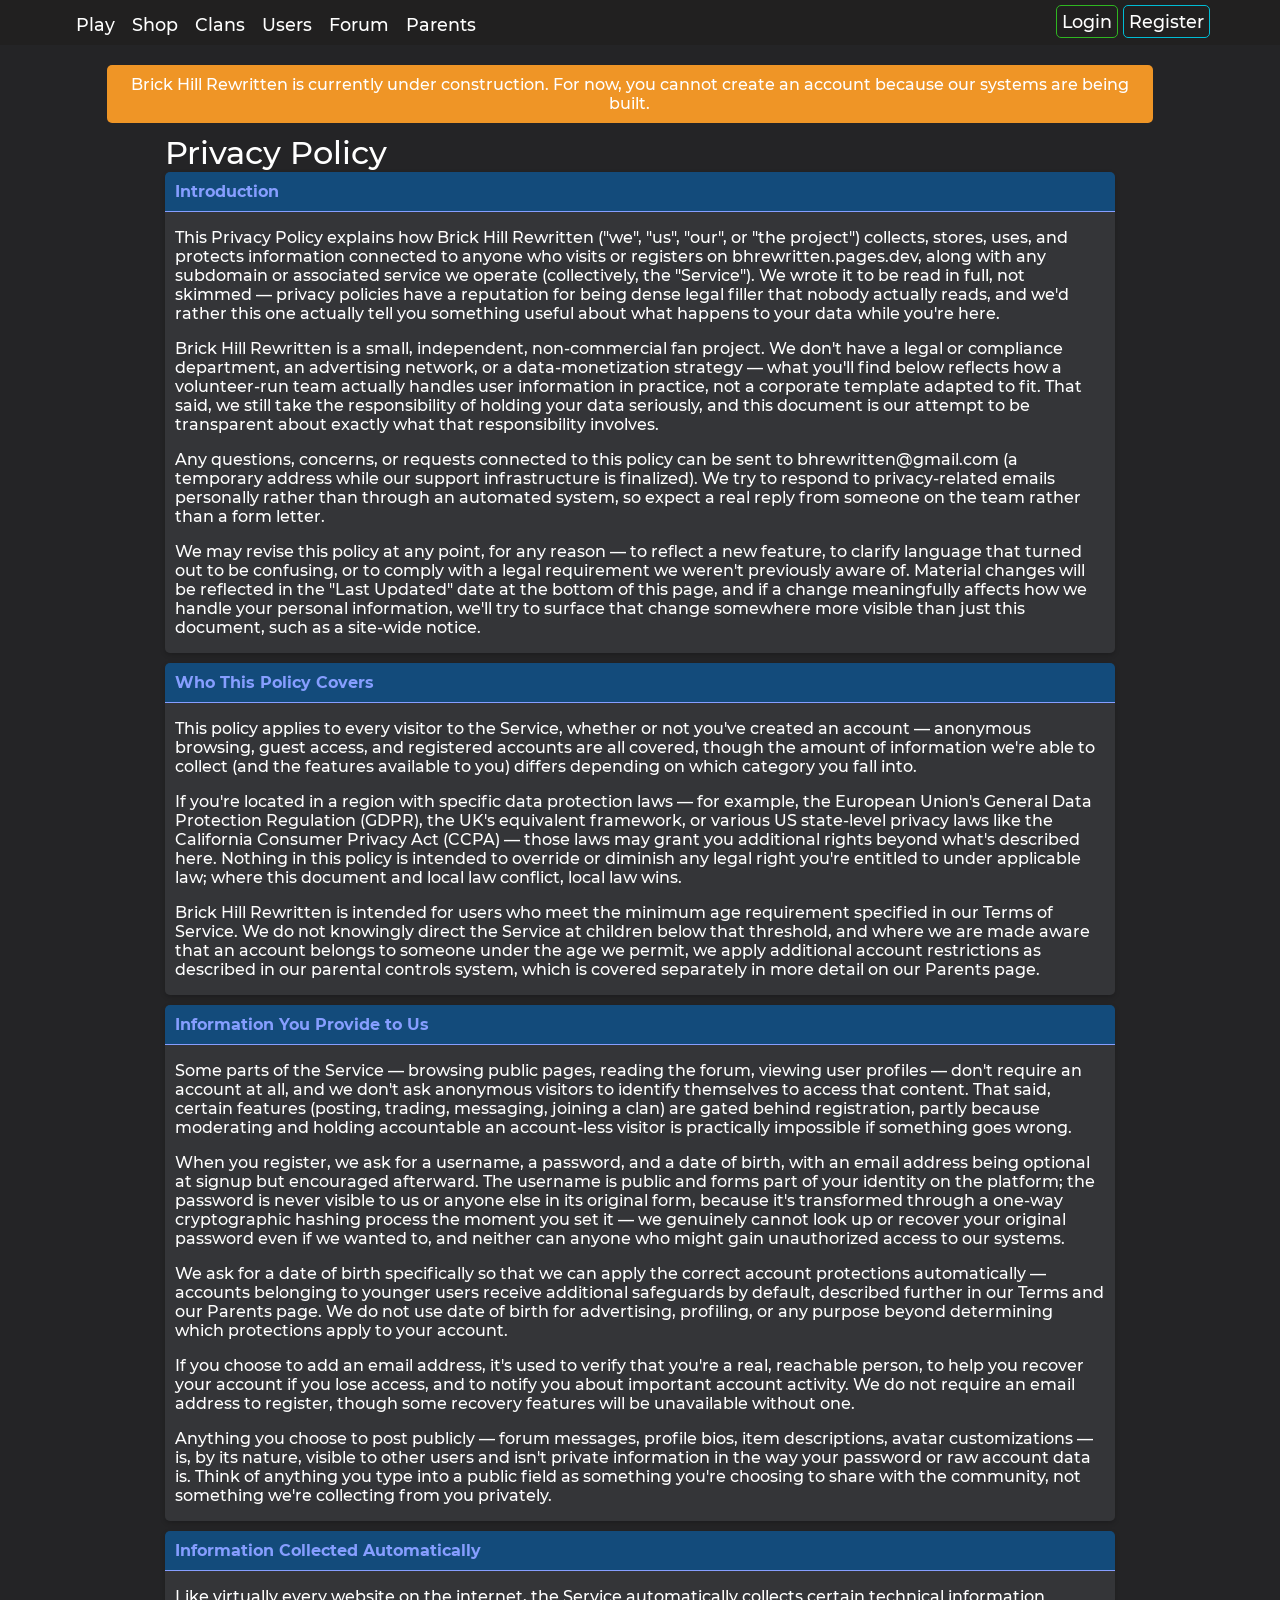
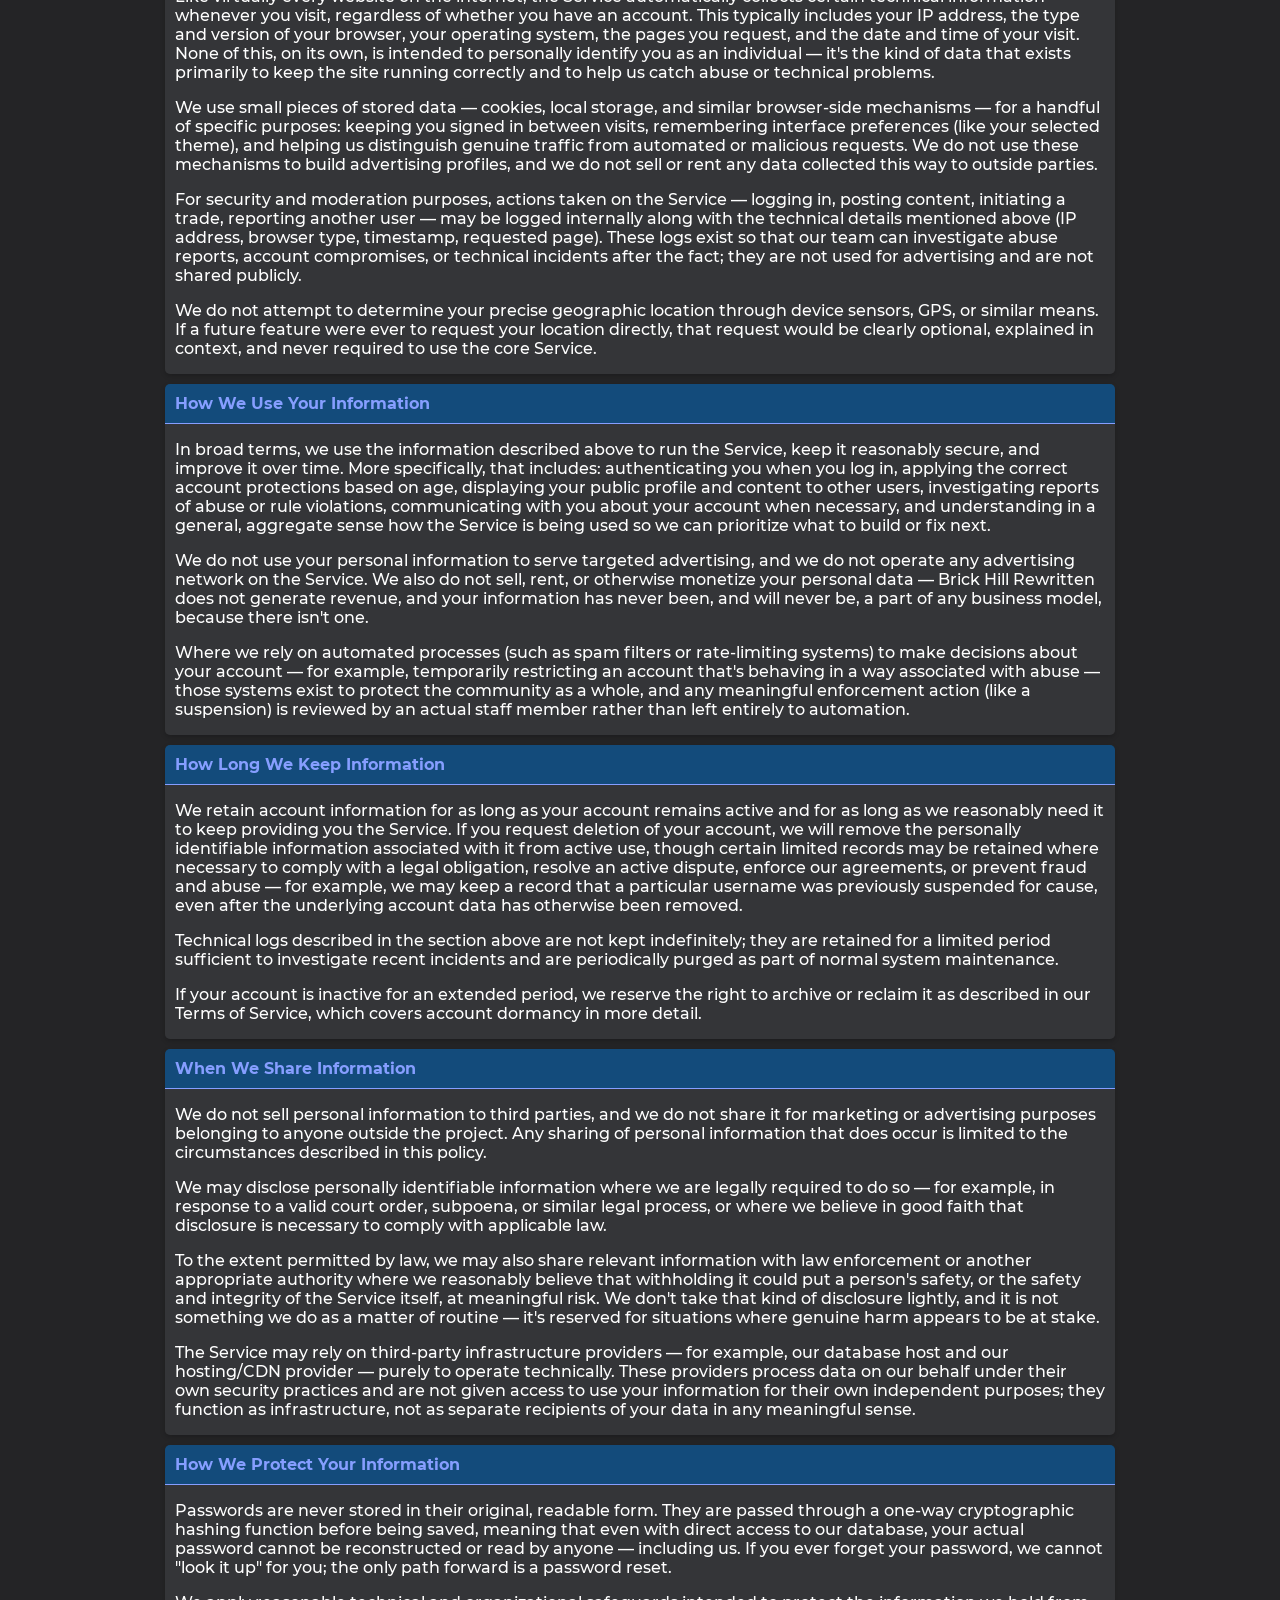
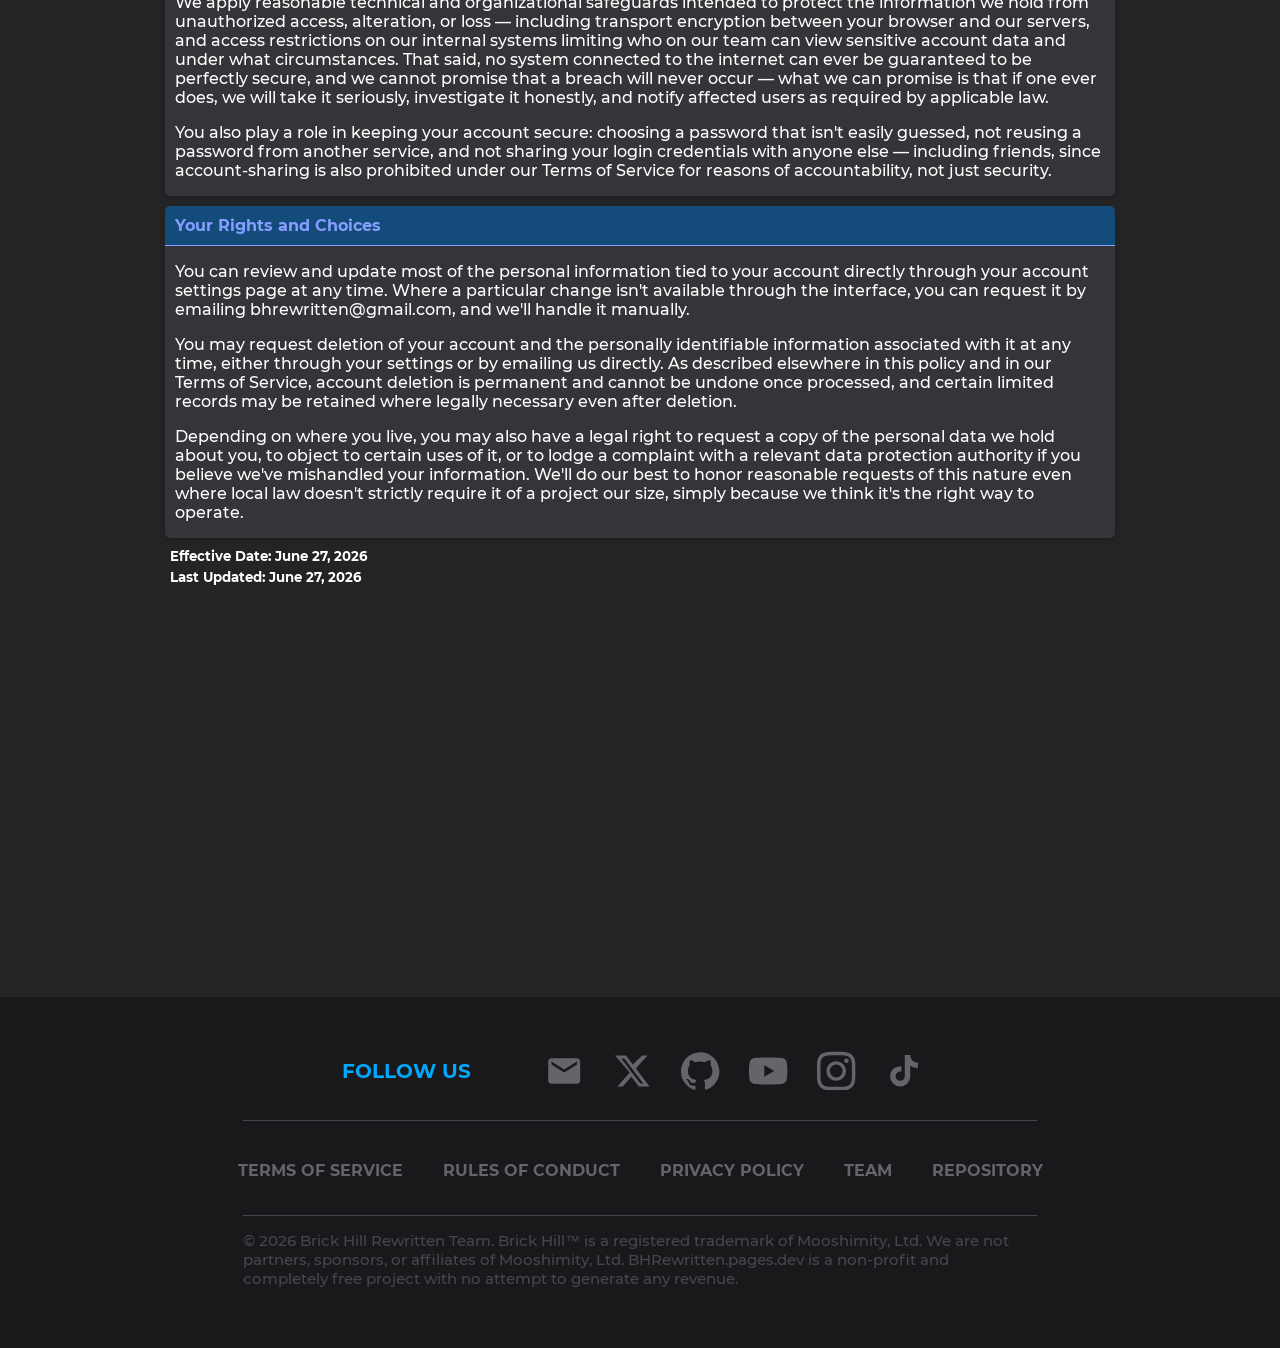
<file: privacy.html>
<!DOCTYPE html>
<html lang="en" class="theme-dark">
<head>

<meta charset="utf-8">
<meta name="viewport" content="width=device-width, initial-scale=1">
<meta name="theme-color" content="#00A9FE">
<meta name="og:image" content="cdn/favicon.ico">
<meta name="og:site_name" content="Brick Hill Rewritten">
<meta name="og:description" content="A platform built on its community where you can customise your avatar, create and play games, or just socialise with others!">
<meta name="csrf-token" content="084YtfgmEmwsf3qicIy3CnQv778qtIU9gWIpY7Ab">
<meta name="user-data" data-authenticated="false">
<title>Privacy Policy - Brick Hill Rewritten</title>
<meta name="og:title" content="Privacy Policy - Brick Hill Rewritten">
<link href="cdn/favicon.ico" rel="icon">
<link href="cdn/css/c9a0705161b97f89816f.css" rel="stylesheet" type="text/css">
<link href="cdn/css/0ae4afbd7666558dc6c6.css" rel="stylesheet" type="text/css">
<link rel="stylesheet" href="https://use.fontawesome.com/releases/v5.6.3/css/all.css" crossorigin="anonymous">
<script src="cdn/js/a7ee297bf1549559dc3f.js"></script>
<script src="cdn/js/2be524371fb890d9a658.js"></script>
<script src="cdn/js/d5fc6b02ce16b82664fd.js"></script>
<script src="cdn/js/fd81458147e6d5526c5d.js"></script>
<script src="cdn/js/57af023c87e71bf36f5a.js"></script>
<meta name="author" content="Brick Hill Rewritten">
<style>
  .static-footer-wrap {
    position: relative;
}
.static-footer-wrap footer {
    position: relative !important;
    bottom: auto !important;
}
.footer-social-icon {
    display: inline-block;
    width: 48px;
    height: 48px;
    fill: #64646a;
    vertical-align: middle;
}
</style>
</head>
<body>
 
<nav>
<div class="primary">
<div class="grid">
<div class="push-left">
<ul>
<li>
<a href="/play">
Play
</a>
</li>
<li>
<a href="/shop">
Shop
</a>
</li>
<li>
<a href="/clans">
Clans
</a>
</li>
<li>
<a href="/users">
Users
</a>
</li>
<li>
<a href="/forum">
Forum
</a>
</li>
<li>
<a href="/parents">
Parents
</a>
</li>
</ul>
</div>
<div class="nav-user push-right" id="info">
<div class="username login-buttons">
<a href="/login" class="login-button">Login</a>
<a href="/register" class="register-button">Register</a>
</div>
</div>
</div>
</div>
</nav>
          <div class="col-10-12 push-1-12">
            <div class="alert warning">Brick Hill Rewritten is currently under construction. For now, you cannot create an account because our systems are being built.</div>
        </div><br>
<div class="main-holder grid">
<notification id="notification-v" class="notification"></notification>
<style>
.card .content {
    padding: 0 10px;
}
h5 {
    margin: 5px;
}
ul {
    margin-left: 1em;
    list-style-position: outside;
    list-style-type: disc;
}
li {
    list-style-position: outside;
    list-style-type: disc;
}
</style>
<div class="col-10-12 push-1-12">
<div class="large-text margin-bottom">Privacy Policy</div>

<div class="card">
<div class="top blue">Introduction</div>
<div class="content">
<p>This Privacy Policy explains how Brick Hill Rewritten ("we", "us", "our", or "the project") collects, stores, uses, and protects information connected to anyone who visits or registers on <a href="https://bhrewritten.pages.dev">bhrewritten.pages.dev</a>, along with any subdomain or associated service we operate (collectively, the "Service"). We wrote it to be read in full, not skimmed — privacy policies have a reputation for being dense legal filler that nobody actually reads, and we'd rather this one actually tell you something useful about what happens to your data while you're here.</p>
<p>Brick Hill Rewritten is a small, independent, non-commercial fan project. We don't have a legal or compliance department, an advertising network, or a data-monetization strategy — what you'll find below reflects how a volunteer-run team actually handles user information in practice, not a corporate template adapted to fit. That said, we still take the responsibility of holding your data seriously, and this document is our attempt to be transparent about exactly what that responsibility involves.</p>
<p>Any questions, concerns, or requests connected to this policy can be sent to <a href="mailto:bhrewritten@gmail.com">bhrewritten@gmail.com</a> (a temporary address while our support infrastructure is finalized). We try to respond to privacy-related emails personally rather than through an automated system, so expect a real reply from someone on the team rather than a form letter.</p>
<p>We may revise this policy at any point, for any reason — to reflect a new feature, to clarify language that turned out to be confusing, or to comply with a legal requirement we weren't previously aware of. Material changes will be reflected in the "Last Updated" date at the bottom of this page, and if a change meaningfully affects how we handle your personal information, we'll try to surface that change somewhere more visible than just this document, such as a site-wide notice.</p>
</div>
</div>

<div class="card">
<div class="top blue">Who This Policy Covers</div>
<div class="content">
<p>This policy applies to every visitor to the Service, whether or not you've created an account — anonymous browsing, guest access, and registered accounts are all covered, though the amount of information we're able to collect (and the features available to you) differs depending on which category you fall into.</p>
<p>If you're located in a region with specific data protection laws — for example, the European Union's General Data Protection Regulation (GDPR), the UK's equivalent framework, or various US state-level privacy laws like the California Consumer Privacy Act (CCPA) — those laws may grant you additional rights beyond what's described here. Nothing in this policy is intended to override or diminish any legal right you're entitled to under applicable law; where this document and local law conflict, local law wins.</p>
<p>Brick Hill Rewritten is intended for users who meet the minimum age requirement specified in our <a href="/terms">Terms of Service</a>. We do not knowingly direct the Service at children below that threshold, and where we are made aware that an account belongs to someone under the age we permit, we apply additional account restrictions as described in our parental controls system, which is covered separately in more detail on our <a href="/parents">Parents page</a>.</p>
</div>
</div>

<div class="card">
<div class="top blue">Information You Provide to Us</div>
<div class="content">
<p>Some parts of the Service — browsing public pages, reading the forum, viewing user profiles — don't require an account at all, and we don't ask anonymous visitors to identify themselves to access that content. That said, certain features (posting, trading, messaging, joining a clan) are gated behind registration, partly because moderating and holding accountable an account-less visitor is practically impossible if something goes wrong.</p>
<p>When you register, we ask for a username, a password, and a date of birth, with an email address being optional at signup but encouraged afterward. The username is public and forms part of your identity on the platform; the password is never visible to us or anyone else in its original form, because it's transformed through a one-way cryptographic hashing process the moment you set it — we genuinely cannot look up or recover your original password even if we wanted to, and neither can anyone who might gain unauthorized access to our systems.</p>
<p>We ask for a date of birth specifically so that we can apply the correct account protections automatically — accounts belonging to younger users receive additional safeguards by default, described further in our Terms and our Parents page. We do not use date of birth for advertising, profiling, or any purpose beyond determining which protections apply to your account.</p>
<p>If you choose to add an email address, it's used to verify that you're a real, reachable person, to help you recover your account if you lose access, and to notify you about important account activity. We do not require an email address to register, though some recovery features will be unavailable without one.</p>
<p>Anything you choose to post publicly — forum messages, profile bios, item descriptions, avatar customizations — is, by its nature, visible to other users and isn't private information in the way your password or raw account data is. Think of anything you type into a public field as something you're choosing to share with the community, not something we're collecting from you privately.</p>
</div>
</div>

<div class="card">
<div class="top blue">Information Collected Automatically</div>
<div class="content">
<p>Like virtually every website on the internet, the Service automatically collects certain technical information whenever you visit, regardless of whether you have an account. This typically includes your IP address, the type and version of your browser, your operating system, the pages you request, and the date and time of your visit. None of this, on its own, is intended to personally identify you as an individual — it's the kind of data that exists primarily to keep the site running correctly and to help us catch abuse or technical problems.</p>
<p>We use small pieces of stored data — cookies, local storage, and similar browser-side mechanisms — for a handful of specific purposes: keeping you signed in between visits, remembering interface preferences (like your selected theme), and helping us distinguish genuine traffic from automated or malicious requests. We do not use these mechanisms to build advertising profiles, and we do not sell or rent any data collected this way to outside parties.</p>
<p>For security and moderation purposes, actions taken on the Service — logging in, posting content, initiating a trade, reporting another user — may be logged internally along with the technical details mentioned above (IP address, browser type, timestamp, requested page). These logs exist so that our team can investigate abuse reports, account compromises, or technical incidents after the fact; they are not used for advertising and are not shared publicly.</p>
<p>We do not attempt to determine your precise geographic location through device sensors, GPS, or similar means. If a future feature were ever to request your location directly, that request would be clearly optional, explained in context, and never required to use the core Service.</p>
</div>
</div>

<div class="card">
<div class="top blue">How We Use Your Information</div>
<div class="content">
<p>In broad terms, we use the information described above to run the Service, keep it reasonably secure, and improve it over time. More specifically, that includes: authenticating you when you log in, applying the correct account protections based on age, displaying your public profile and content to other users, investigating reports of abuse or rule violations, communicating with you about your account when necessary, and understanding in a general, aggregate sense how the Service is being used so we can prioritize what to build or fix next.</p>
<p>We do not use your personal information to serve targeted advertising, and we do not operate any advertising network on the Service. We also do not sell, rent, or otherwise monetize your personal data — Brick Hill Rewritten does not generate revenue, and your information has never been, and will never be, a part of any business model, because there isn't one.</p>
<p>Where we rely on automated processes (such as spam filters or rate-limiting systems) to make decisions about your account — for example, temporarily restricting an account that's behaving in a way associated with abuse — those systems exist to protect the community as a whole, and any meaningful enforcement action (like a suspension) is reviewed by an actual staff member rather than left entirely to automation.</p>
</div>
</div>

<div class="card">
<div class="top blue">How Long We Keep Information</div>
<div class="content">
<p>We retain account information for as long as your account remains active and for as long as we reasonably need it to keep providing you the Service. If you request deletion of your account, we will remove the personally identifiable information associated with it from active use, though certain limited records may be retained where necessary to comply with a legal obligation, resolve an active dispute, enforce our agreements, or prevent fraud and abuse — for example, we may keep a record that a particular username was previously suspended for cause, even after the underlying account data has otherwise been removed.</p>
<p>Technical logs described in the section above are not kept indefinitely; they are retained for a limited period sufficient to investigate recent incidents and are periodically purged as part of normal system maintenance.</p>
<p>If your account is inactive for an extended period, we reserve the right to archive or reclaim it as described in our <a href="/terms">Terms of Service</a>, which covers account dormancy in more detail.</p>
</div>
</div>

<div class="card">
<div class="top blue">When We Share Information</div>
<div class="content">
<p>We do not sell personal information to third parties, and we do not share it for marketing or advertising purposes belonging to anyone outside the project. Any sharing of personal information that does occur is limited to the circumstances described in this policy.</p>
<p>We may disclose personally identifiable information where we are legally required to do so — for example, in response to a valid court order, subpoena, or similar legal process, or where we believe in good faith that disclosure is necessary to comply with applicable law.</p>
<p>To the extent permitted by law, we may also share relevant information with law enforcement or another appropriate authority where we reasonably believe that withholding it could put a person's safety, or the safety and integrity of the Service itself, at meaningful risk. We don't take that kind of disclosure lightly, and it is not something we do as a matter of routine — it's reserved for situations where genuine harm appears to be at stake.</p>
<p>The Service may rely on third-party infrastructure providers — for example, our database host and our hosting/CDN provider — purely to operate technically. These providers process data on our behalf under their own security practices and are not given access to use your information for their own independent purposes; they function as infrastructure, not as separate recipients of your data in any meaningful sense.</p>
</div>
</div>

<div class="card">
<div class="top blue">How We Protect Your Information</div>
<div class="content">
<p>Passwords are never stored in their original, readable form. They are passed through a one-way cryptographic hashing function before being saved, meaning that even with direct access to our database, your actual password cannot be reconstructed or read by anyone — including us. If you ever forget your password, we cannot "look it up" for you; the only path forward is a password reset.</p>
<p>We apply reasonable technical and organizational safeguards intended to protect the information we hold from unauthorized access, alteration, or loss — including transport encryption between your browser and our servers, and access restrictions on our internal systems limiting who on our team can view sensitive account data and under what circumstances. That said, no system connected to the internet can ever be guaranteed to be perfectly secure, and we cannot promise that a breach will never occur — what we can promise is that if one ever does, we will take it seriously, investigate it honestly, and notify affected users as required by applicable law.</p>
<p>You also play a role in keeping your account secure: choosing a password that isn't easily guessed, not reusing a password from another service, and not sharing your login credentials with anyone else — including friends, since account-sharing is also prohibited under our Terms of Service for reasons of accountability, not just security.</p>
</div>
</div>

<div class="card">
<div class="top blue">Your Rights and Choices</div>
<div class="content">
<p>You can review and update most of the personal information tied to your account directly through your account settings page at any time. Where a particular change isn't available through the interface, you can request it by emailing <a href="mailto:bhrewritten@gmail.com">bhrewritten@gmail.com</a>, and we'll handle it manually.</p>
<p>You may request deletion of your account and the personally identifiable information associated with it at any time, either through your settings or by emailing us directly. As described elsewhere in this policy and in our Terms of Service, account deletion is permanent and cannot be undone once processed, and certain limited records may be retained where legally necessary even after deletion.</p>
<p>Depending on where you live, you may also have a legal right to request a copy of the personal data we hold about you, to object to certain uses of it, or to lodge a complaint with a relevant data protection authority if you believe we've mishandled your information. We'll do our best to honor reasonable requests of this nature even where local law doesn't strictly require it of a project our size, simply because we think it's the right way to operate.</p>
</div>
</div>

<h5>Effective Date: June 27, 2026</h5>
<h5>Last Updated: June 27, 2026</h5>
</div>
<div class="col-10-12 push-1-12">
<div style="text-align:center;margin-top:20px;padding-bottom:25px;">
</div>
</div>
</div>
</div>

<div class="static-footer-wrap new-theme">
<footer>
  <div class="footer-social very-bold flex">
    <p class="blue-text no-mobile">FOLLOW US</p>

    <a href="mailto:bhrewritten@gmail.com" target="_blank">
      <svg class="footer-social-icon" viewBox="0 0 24 24" xmlns="http://www.w3.org/2000/svg">
      <path d="M20 4H4c-1.1 0-1.99.9-1.99 2L2 18c0 1.1.9 2 2 2h16c1.1 0 2-.9 2-2V6c0-1.1-.9-2-2-2zm0 4l-8 5-8-5V6l8 5 8-5v2z"/>
     </svg>
    </a>

    <a href="https://x.com/bhrewritten" target="_blank">
      <svg class="footer-social-icon" viewBox="0 0 24 24" xmlns="http://www.w3.org/2000/svg">
        <path d="M18.244 2.25h3.308l-7.227 8.26 8.502 11.24H16.17l-4.714-6.231-5.401 6.231H2.744l7.737-8.835L1.254 2.25H8.08l4.253 5.622 5.91-5.622zm-1.161 17.52h1.833L7.084 4.126H5.117z"/>
      </svg>
    </a>

    <a href="https://github.com/luizcsx/bhrewritten" target="_blank">
      <svg class="footer-social-icon" viewBox="0 0 24 24" xmlns="http://www.w3.org/2000/svg">
        <path d="M12 .297c-6.63 0-12 5.373-12 12 0 5.303 3.438 9.8 8.205 11.385.6.113.82-.258.82-.577 0-.285-.01-1.04-.015-2.04-3.338.724-4.042-1.61-4.042-1.61C4.422 18.07 3.633 17.7 3.633 17.7c-1.087-.744.084-.729.084-.729 1.205.084 1.838 1.236 1.838 1.236 1.07 1.835 2.809 1.305 3.495.998.108-.776.417-1.305.76-1.605-2.665-.3-5.466-1.332-5.466-5.93 0-1.31.465-2.38 1.235-3.22-.135-.303-.54-1.523.105-3.176 0 0 1.005-.322 3.3 1.23.96-.267 1.98-.399 3-.405 1.02.006 2.04.138 3 .405 2.28-1.552 3.285-1.23 3.285-1.23.645 1.653.24 2.873.12 3.176.765.84 1.23 1.91 1.23 3.22 0 4.61-2.805 5.625-5.475 5.92.42.36.81 1.096.81 2.22 0 1.606-.015 2.896-.015 3.286 0 .315.21.69.825.57C20.565 22.092 24 17.592 24 12.297c0-6.627-5.373-12-12-12"/>
      </svg>
    </a>

    <a href="https://www.youtube.com/@bhrewritten" target="_blank">
      <svg class="footer-social-icon" viewBox="0 0 24 24" xmlns="http://www.w3.org/2000/svg">
        <path d="M23.498 6.186a3.016 3.016 0 0 0-2.122-2.136C19.505 3.545 12 3.545 12 3.545s-7.505 0-9.377.505A3.017 3.017 0 0 0 .502 6.186C0 8.07 0 12 0 12s0 3.93.502 5.814a3.016 3.016 0 0 0 2.122 2.136c1.871.505 9.376.505 9.376.505s7.505 0 9.377-.505a3.015 3.015 0 0 0 2.122-2.136C24 15.93 24 12 24 12s0-3.93-.502-5.814zM9.545 15.568V8.432L15.818 12l-6.273 3.568z"/>
      </svg>
    </a>

    <a href="https://instagram.com/bhrewritten" target="_blank">
      <svg class="footer-social-icon" viewBox="0 0 24 24" xmlns="http://www.w3.org/2000/svg">
        <path d="M12 2.163c3.204 0 3.584.012 4.85.07 3.252.148 4.771 1.691 4.919 4.919.058 1.265.069 1.645.069 4.849 0 3.205-.012 3.584-.069 4.849-.149 3.225-1.664 4.771-4.919 4.919-1.266.058-1.644.07-4.85.07-3.204 0-3.584-.012-4.849-.07-3.26-.149-4.771-1.699-4.919-4.92-.058-1.265-.07-1.644-.07-4.849 0-3.204.013-3.583.07-4.849.149-3.227 1.664-4.771 4.919-4.919 1.266-.057 1.645-.069 4.849-.069zM12 0C8.741 0 8.333.014 7.053.072 2.695.272.273 2.69.073 7.052.014 8.333 0 8.741 0 12c0 3.259.014 3.668.072 4.948.2 4.358 2.618 6.78 6.98 6.98C8.333 23.986 8.741 24 12 24c3.259 0 3.668-.014 4.948-.072 4.354-.2 6.782-2.618 6.979-6.98.059-1.28.073-1.689.073-4.948 0-3.259-.014-3.667-.072-4.947-.196-4.354-2.617-6.78-6.979-6.98C15.668.014 15.259 0 12 0zm0 5.838a6.162 6.162 0 1 0 0 12.324 6.162 6.162 0 0 0 0-12.324zM12 16a4 4 0 1 1 0-8 4 4 0 0 1 0 8zm6.406-11.845a1.44 1.44 0 1 0 0 2.881 1.44 1.44 0 0 0 0-2.881z"/>
      </svg>
    </a>

    <a href="https://tiktok.com/@bhrewritten" target="_blank">
      <svg class="footer-social-icon" viewBox="0 0 24 24" xmlns="http://www.w3.org/2000/svg">
        <path d="M19.59 6.69a4.83 4.83 0 0 1-3.77-4.25V2h-3.45v13.67a2.89 2.89 0 0 1-2.88 2.5 2.89 2.89 0 0 1-2.89-2.89 2.89 2.89 0 0 1 2.89-2.89c.28 0 .54.04.79.1V9.01a6.33 6.33 0 0 0-.79-.05 6.34 6.34 0 0 0-6.34 6.34 6.34 6.34 0 0 0 6.34 6.34 6.34 6.34 0 0 0 6.33-6.34V8.69a8.18 8.18 0 0 0 4.78 1.52V6.76a4.85 4.85 0 0 1-1.01-.07z"/>
      </svg>
    </a>
  </div>

  <div class="footer-divider"></div>

  <div class="footer-links flex">
    <a href="/terms">TERMS OF SERVICE</a>
    <a href="/rules">RULES OF CONDUCT</a>
    <a href="/privacy">PRIVACY POLICY</a>
    <a href="/team">TEAM</a>
    <a href="https://github.com/luizcsx/bhrewritten">REPOSITORY</a>
  </div>

  <div class="footer-divider"></div>

  <p class="footer-copyright">
    &copy; <script>document.write(new Date().getFullYear())</script> Brick Hill Rewritten Team. Brick Hill™ is a registered trademark of Mooshimity, Ltd. We are not partners, sponsors, or affiliates of Mooshimity, Ltd. BHRewritten.pages.dev is a non-profit and completely free project with no attempt to generate any revenue.
  </p>
</footer>
</div>

</body>
</html>
</file>
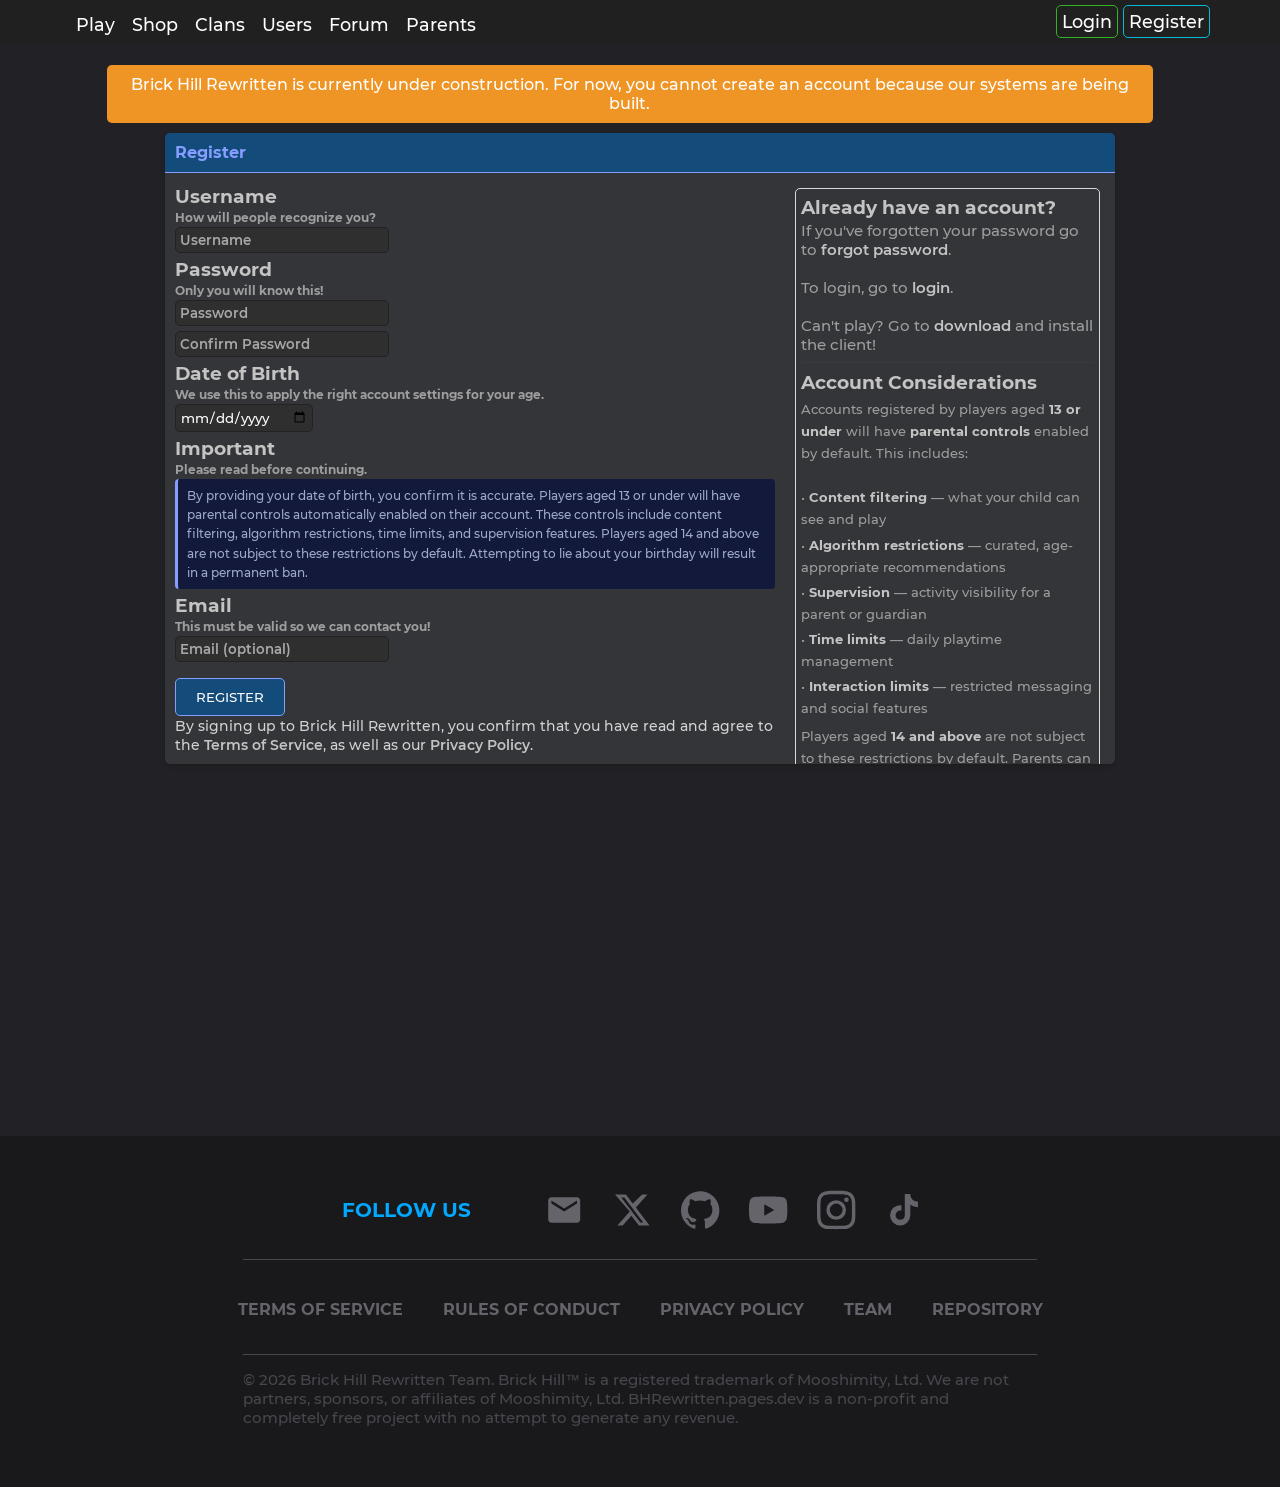
<file: register.html>
<!DOCTYPE html>
<html lang="en" class="theme-dark">
<head>

<meta charset="utf-8">
<meta name="viewport" content="width=device-width, initial-scale=1">
<meta name="theme-color" content="#00A9FE">
<meta name="og:image" content="cdn/favicon.ico">
<meta name="og:site_name" content="Brick Hill Rewritten">
<meta name="og:description" content="A platform built on its community where you can customise your avatar, create and play games, or just socialise with others!">
<meta name="csrf-token" content="Jd2H3XGjHi4G7Jt2TWmQhzfqttv94E37cHaYC9HN">
<meta name="user-data" data-authenticated="false">
<title>Register - Brick Hill Rewritten</title>
<meta name="og:title" content="Register - Brick Hill Rewritten">
<link href="cdn/favicon.ico" rel="icon">
<link href="cdn/css/c9a0705161b97f89816f.css" rel="stylesheet" type="text/css">
<link href="cdn/css/0ae4afbd7666558dc6c6.css" rel="stylesheet" type="text/css">
<link rel="stylesheet" href="https://use.fontawesome.com/releases/v5.6.3/css/all.css" crossorigin="anonymous">
<script src="cdn/js/a7ee297bf1549559dc3f.js"></script>
<script src="cdn/js/2be524371fb890d9a658.js"></script>
<script src="cdn/js/d5fc6b02ce16b82664fd.js"></script>
<script src="cdn/js/fd81458147e6d5526c5d.js"></script>
<script src="cdn/js/57af023c87e71bf36f5a.js"></script>
<script src="https://hcaptcha.com/1/api.js" async defer></script>
<meta name="author" content="Brick Hill Rewritten">

<style>
body {
    background-color: #222226;
}
h3 {
    margin: 2px 0;
}
h6 {
    margin: 2px 0;
    font-size: 12px;
}
input:not([type="radio"]) {
    display: block;
    margin-bottom: 5px;
}
.genders {
    margin-bottom: 5px;
}
input[type="radio" i] {
    margin: 3px 3px 0 0;
}
label {
    margin-right: 5px;
}

.static-footer-wrap {
    position: relative;
}
.static-footer-wrap footer {
    position: relative !important;
    bottom: auto !important;
}
.footer-social-icon {
    display: inline-block;
    width: 48px;
    height: 48px;
    fill: #64646a;
    vertical-align: middle;
}
</style>
</head>
<body>

<nav>
<div class="primary">
<div class="grid">
<div class="push-left">
<ul>
<li>
<a href="/play">
Play
</a>
</li>
<li>
<a href="/shop">
Shop
</a>
</li>
<li>
<a href="/clans">
Clans
</a>
</li>
<li>
<a href="/users">
Users
</a>
</li>
<li>
<a href="/forum">
Forum
</a>
</li>
<li>
<a href="/parents">
Parents
</a>
</li>
</ul>
</div>
<div class="nav-user push-right" id="info">
<div class="username login-buttons">
<a href="/login" class="login-button">Login</a>
<a href="/register" class="register-button">Register</a>
</div>
</div>
</div>
</div>
</nav>

         <div class="col-10-12 push-1-12">
            <div class="alert warning">Brick Hill Rewritten is currently under construction. For now, you cannot create an account because our systems are being built.</div>
        </div><br>
<div class="main-holder grid">
<notification id="notification-v" class="notification"></notification>

<div class="col-10-12 push-1-12">
<div class="card">
<div class="top blue">
Register
</div>
<div class="content">
<div class="col-8-12">
<form method="POST" action="/dashboard">
<input type="hidden" name="_token" value="Jd2H3XGjHi4G7Jt2TWmQhzfqttv94E37cHaYC9HN">
<h3 class="dark-gray-text">Username</h3>
<h6 class="light-gray-text">How will people recognize you?</h6>
<input id="username" type="text" name="username" value="" placeholder="Username" required autofocus>
<h3 class="dark-gray-text">Password</h3>
<h6 class="light-gray-text">Only you will know this!</h6>
<input id="password" minlength="6" type="password" name="password" placeholder="Password" value="" required>
<input id="password_confirmation" type="password" name="password_confirmation" placeholder="Confirm Password" value="" required>
<h3 class="dark-gray-text">Date of Birth</h3>
<h6 class="light-gray-text">We use this to apply the right account settings for your age.</h6>
<input id="dob" type="date" name="dob" required>
<div id="dob-notice" style="display:none;margin-bottom:5px;padding:6px 8px;border-radius:4px;border-left:3px solid #f4a244;background-color:#2a2213;font-size:12px;color:#c9922a;">
    <strong>Parental controls will apply.</strong> Since you are 13 or under, your account will have parental controls enabled by default. A parent or guardian will need to approve certain actions. You can learn more on our <a href="/parents" style="color:#f4a244;">Parents page</a>.
</div>
<h3 class="dark-gray-text" style="margin-top:4px;">Important</h3>
<h6 class="light-gray-text">Please read before continuing.</h6>
<div style="margin-bottom:5px;padding:7px 9px;border-radius:4px;border-left:3px solid #869eff;background-color:#13193a;font-size:12px;color:#9eaacc;line-height:1.6;">
    By providing your date of birth, you confirm it is accurate. Players aged 13 or under will have parental controls automatically enabled on their account. These controls include content filtering, algorithm restrictions, time limits, and supervision features. Players aged 14 and above are not subject to these restrictions by default. Attempting to lie about your birthday will result in a permanent ban.
</div>
<h3 class="dark-gray-text">Email</h3>
<h6 class="light-gray-text">This must be valid so we can contact you!</h6>
<input id="email" type="email" name="email" placeholder="Email (optional)" value="">
<div class="col-1-1" style="margin-top:5px;">
<div class="h-captcha" data-sitekey="b4846124-8224-428e-8a08-a60877c66bcc"></div>
</div>
<div class="col-1-1">
<div style="padding-top:5px;"></div>
<button type="submit" class="blue">
Register
</button>
</div>
<div class="col-1-1">
<span class="gray-text" style="font-size:14px;">By signing up to Brick Hill Rewritten, you confirm that you have read and agree to the <a class="dark-gray-text bold" href="/terms" target="_blank">Terms of Service</a>, as well as our <a class="dark-gray-text bold" href="/privacy" target="_blank">Privacy Policy</a>.</span>
</div>
</form>
</div>
<div class="col-4-12" style="position:relative;min-height:310px;">
<div class="col-12-12" style="position:absolute;top:5px;right:5px;">
<div style="border-radius:5px;border:1px solid #D9D9D9;padding:5px;">
<h3 class="dark-gray-text">Already have an account?</h3>
<span class="light-gray-text" style="font-size:15px;">If you've forgotten your password go to <a class="dark-gray-text bold" href="/password/forgot">forgot password</a>.<br><br>To login, go to <a class="dark-gray-text bold" href="/login">login</a>.<br><br>Can't play? Go to <a class="dark-gray-text bold" href="/download">download</a> and install the client!</span>
<hr style="border:none;border-top:1px solid #3a3a3e;margin:8px 0;">
<h3 class="dark-gray-text">Account Considerations</h3>
<span class="light-gray-text" style="font-size:13px;line-height:1.7;display:block;margin-top:4px;">
    Accounts registered by players aged <strong class="dark-gray-text">13 or under</strong> will have <strong class="dark-gray-text">parental controls</strong> enabled by default. This includes:<br><br>
    <span style="display:block;margin-bottom:3px;">&#x2022; <strong class="dark-gray-text">Content filtering</strong> — what your child can see and play</span>
    <span style="display:block;margin-bottom:3px;">&#x2022; <strong class="dark-gray-text">Algorithm restrictions</strong> — curated, age-appropriate recommendations</span>
    <span style="display:block;margin-bottom:3px;">&#x2022; <strong class="dark-gray-text">Supervision</strong> — activity visibility for a parent or guardian</span>
    <span style="display:block;margin-bottom:3px;">&#x2022; <strong class="dark-gray-text">Time limits</strong> — daily playtime management</span>
    <span style="display:block;margin-bottom:6px;">&#x2022; <strong class="dark-gray-text">Interaction limits</strong> — restricted messaging and social features</span>
    Players aged <strong class="dark-gray-text">14 and above</strong> are not subject to these restrictions by default. Parents can learn more and manage settings on our <a class="dark-gray-text bold" href="/parents">Parents page</a>.
</span>
</div>
</div>
</div>
</div>
</div>
</div>

<script>
    var password = $('#password');
    var passconf = $('#password_confirmation');
    var username = $('#username');

    password.on('change', confPassword);
    passconf.on('keyup', confPassword);
    username.on('change', trimUsername);

    function confPassword() {
        if(password.val() !== passconf.val()) {
            passconf[0].setCustomValidity('Passwords do not match.');
        } else {
            passconf[0].setCustomValidity('');
        }
    }

    function trimUsername() {
        if(username.val() !== username.val().trim()) {
            username[0].setCustomValidity('Username cannot have spaces at the beginning or end.');
        } else {
            username[0].setCustomValidity('');
        }
    }

    var dob = $('#dob');
    var dobNotice = $('#dob-notice');

    dob.on('change', function() {
        var val = dob.val();
        if (!val) { dobNotice.hide(); return; }
        var birth = new Date(val);
        var today = new Date();
        var age = today.getFullYear() - birth.getFullYear();
        var m = today.getMonth() - birth.getMonth();
        if (m < 0 || (m === 0 && today.getDate() < birth.getDate())) age--;
        if (age <= 13) {
            dobNotice.show();
        } else {
            dobNotice.hide();
        }
    });
</script>

</div>

<div class="static-footer-wrap new-theme">
<footer>
  <div class="footer-social very-bold flex">
    <p class="blue-text no-mobile">FOLLOW US</p>

    <a href="mailto:bhrewritten@gmail.com" target="_blank">
      <svg class="footer-social-icon" viewBox="0 0 24 24" xmlns="http://www.w3.org/2000/svg">
        <path d="M20 4H4c-1.1 0-1.99.9-1.99 2L2 18c0 1.1.9 2 2 2h16c1.1 0 2-.9 2-2V6c0-1.1-.9-2-2-2zm0 4l-8 5-8-5V6l8 5 8-5v2z"/>
      </svg>
    </a>

    <a href="https://x.com/bhrewritten" target="_blank">
      <svg class="footer-social-icon" viewBox="0 0 24 24" xmlns="http://www.w3.org/2000/svg">
        <path d="M18.244 2.25h3.308l-7.227 8.26 8.502 11.24H16.17l-4.714-6.231-5.401 6.231H2.744l7.737-8.835L1.254 2.25H8.08l4.253 5.622 5.91-5.622zm-1.161 17.52h1.833L7.084 4.126H5.117z"/>
      </svg>
    </a>

    <a href="https://github.com/luizcsx/bhrewritten" target="_blank">
      <svg class="footer-social-icon" viewBox="0 0 24 24" xmlns="http://www.w3.org/2000/svg">
        <path d="M12 .297c-6.63 0-12 5.373-12 12 0 5.303 3.438 9.8 8.205 11.385.6.113.82-.258.82-.577 0-.285-.01-1.04-.015-2.04-3.338.724-4.042-1.61-4.042-1.61C4.422 18.07 3.633 17.7 3.633 17.7c-1.087-.744.084-.729.084-.729 1.205.084 1.838 1.236 1.838 1.236 1.07 1.835 2.809 1.305 3.495.998.108-.776.417-1.305.76-1.605-2.665-.3-5.466-1.332-5.466-5.93 0-1.31.465-2.38 1.235-3.22-.135-.303-.54-1.523.105-3.176 0 0 1.005-.322 3.3 1.23.96-.267 1.98-.399 3-.405 1.02.006 2.04.138 3 .405 2.28-1.552 3.285-1.23 3.285-1.23.645 1.653.24 2.873.12 3.176.765.84 1.23 1.91 1.23 3.22 0 4.61-2.805 5.625-5.475 5.92.42.36.81 1.096.81 2.22 0 1.606-.015 2.896-.015 3.286 0 .315.21.69.825.57C20.565 22.092 24 17.592 24 12.297c0-6.627-5.373-12-12-12"/>
      </svg>
    </a>

    <a href="https://www.youtube.com/@bhrewritten" target="_blank">
      <svg class="footer-social-icon" viewBox="0 0 24 24" xmlns="http://www.w3.org/2000/svg">
        <path d="M23.498 6.186a3.016 3.016 0 0 0-2.122-2.136C19.505 3.545 12 3.545 12 3.545s-7.505 0-9.377.505A3.017 3.017 0 0 0 .502 6.186C0 8.07 0 12 0 12s0 3.93.502 5.814a3.016 3.016 0 0 0 2.122 2.136c1.871.505 9.376.505 9.376.505s7.505 0 9.377-.505a3.015 3.015 0 0 0 2.122-2.136C24 15.93 24 12 24 12s0-3.93-.502-5.814zM9.545 15.568V8.432L15.818 12l-6.273 3.568z"/>
      </svg>
    </a>

    <a href="https://instagram.com/bhrewritten" target="_blank">
      <svg class="footer-social-icon" viewBox="0 0 24 24" xmlns="http://www.w3.org/2000/svg">
        <path d="M12 2.163c3.204 0 3.584.012 4.85.07 3.252.148 4.771 1.691 4.919 4.919.058 1.265.069 1.645.069 4.849 0 3.205-.012 3.584-.069 4.849-.149 3.225-1.664 4.771-4.919 4.919-1.266.058-1.644.07-4.85.07-3.204 0-3.584-.012-4.849-.07-3.26-.149-4.771-1.699-4.919-4.92-.058-1.265-.07-1.644-.07-4.849 0-3.204.013-3.583.07-4.849.149-3.227 1.664-4.771 4.919-4.919 1.266-.057 1.645-.069 4.849-.069zM12 0C8.741 0 8.333.014 7.053.072 2.695.272.273 2.69.073 7.052.014 8.333 0 8.741 0 12c0 3.259.014 3.668.072 4.948.2 4.358 2.618 6.78 6.98 6.98C8.333 23.986 8.741 24 12 24c3.259 0 3.668-.014 4.948-.072 4.354-.2 6.782-2.618 6.979-6.98.059-1.28.073-1.689.073-4.948 0-3.259-.014-3.667-.072-4.947-.196-4.354-2.617-6.78-6.979-6.98C15.668.014 15.259 0 12 0zm0 5.838a6.162 6.162 0 1 0 0 12.324 6.162 6.162 0 0 0 0-12.324zM12 16a4 4 0 1 1 0-8 4 4 0 0 1 0 8zm6.406-11.845a1.44 1.44 0 1 0 0 2.881 1.44 1.44 0 0 0 0-2.881z"/>
      </svg>
    </a>

    <a href="https://tiktok.com/@bhrewritten" target="_blank">
      <svg class="footer-social-icon" viewBox="0 0 24 24" xmlns="http://www.w3.org/2000/svg">
        <path d="M19.59 6.69a4.83 4.83 0 0 1-3.77-4.25V2h-3.45v13.67a2.89 2.89 0 0 1-2.88 2.5 2.89 2.89 0 0 1-2.89-2.89 2.89 2.89 0 0 1 2.89-2.89c.28 0 .54.04.79.1V9.01a6.33 6.33 0 0 0-.79-.05 6.34 6.34 0 0 0-6.34 6.34 6.34 6.34 0 0 0 6.34 6.34 6.34 6.34 0 0 0 6.33-6.34V8.69a8.18 8.18 0 0 0 4.78 1.52V6.76a4.85 4.85 0 0 1-1.01-.07z"/>
      </svg>
    </a>
  </div>

  <div class="footer-divider"></div>

  <div class="footer-links flex">
    <a href="/terms">TERMS OF SERVICE</a>
    <a href="/rules">RULES OF CONDUCT</a>
    <a href="/privacy">PRIVACY POLICY</a>
    <a href="/team">TEAM</a>
    <a href="https://github.com/luizcsx/bhrewritten">REPOSITORY</a>
  </div>

  <div class="footer-divider"></div>

  <p class="footer-copyright">
    &copy; <script>document.write(new Date().getFullYear())</script> Brick Hill Rewritten Team. Brick Hill™ is a registered trademark of Mooshimity, Ltd. We are not partners, sponsors, or affiliates of Mooshimity, Ltd. BHRewritten.pages.dev is a non-profit and completely free project with no attempt to generate any revenue.
  </p>
</footer>
</div>

</body>
</html>
</file>
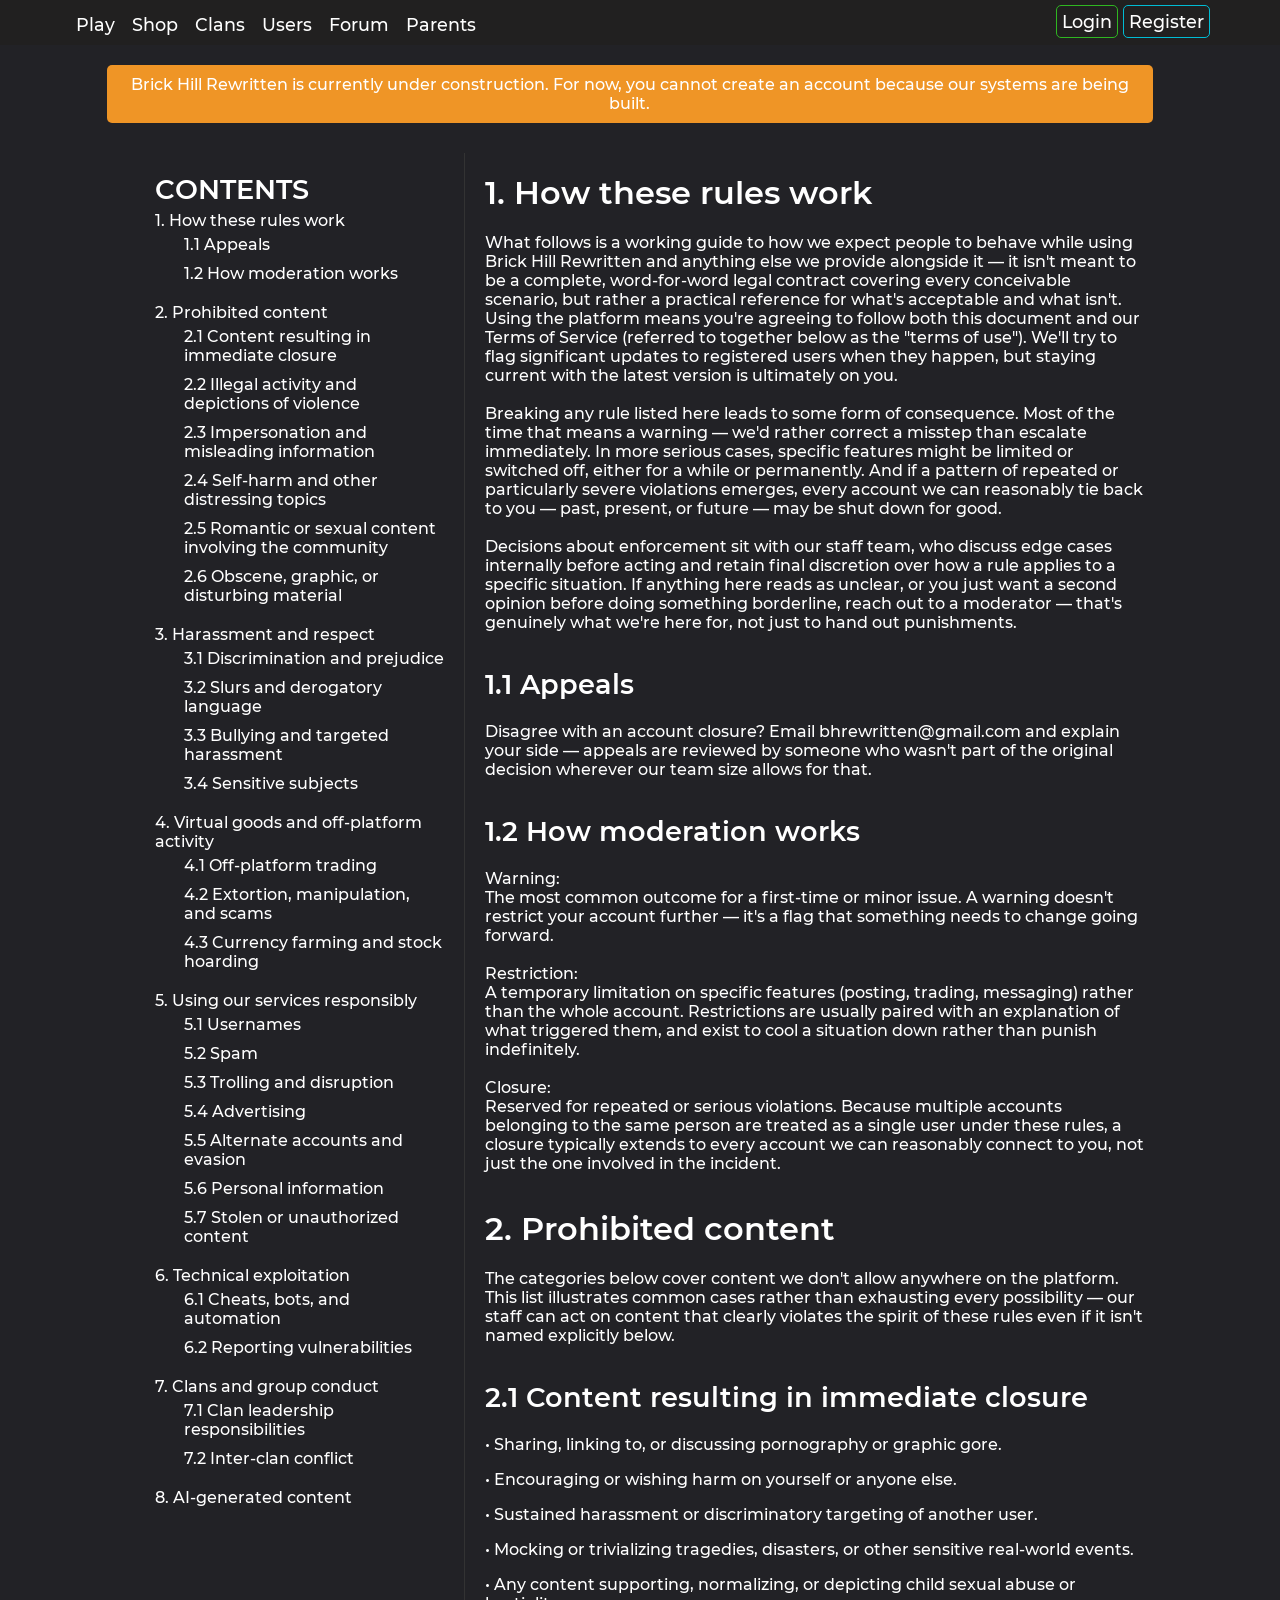
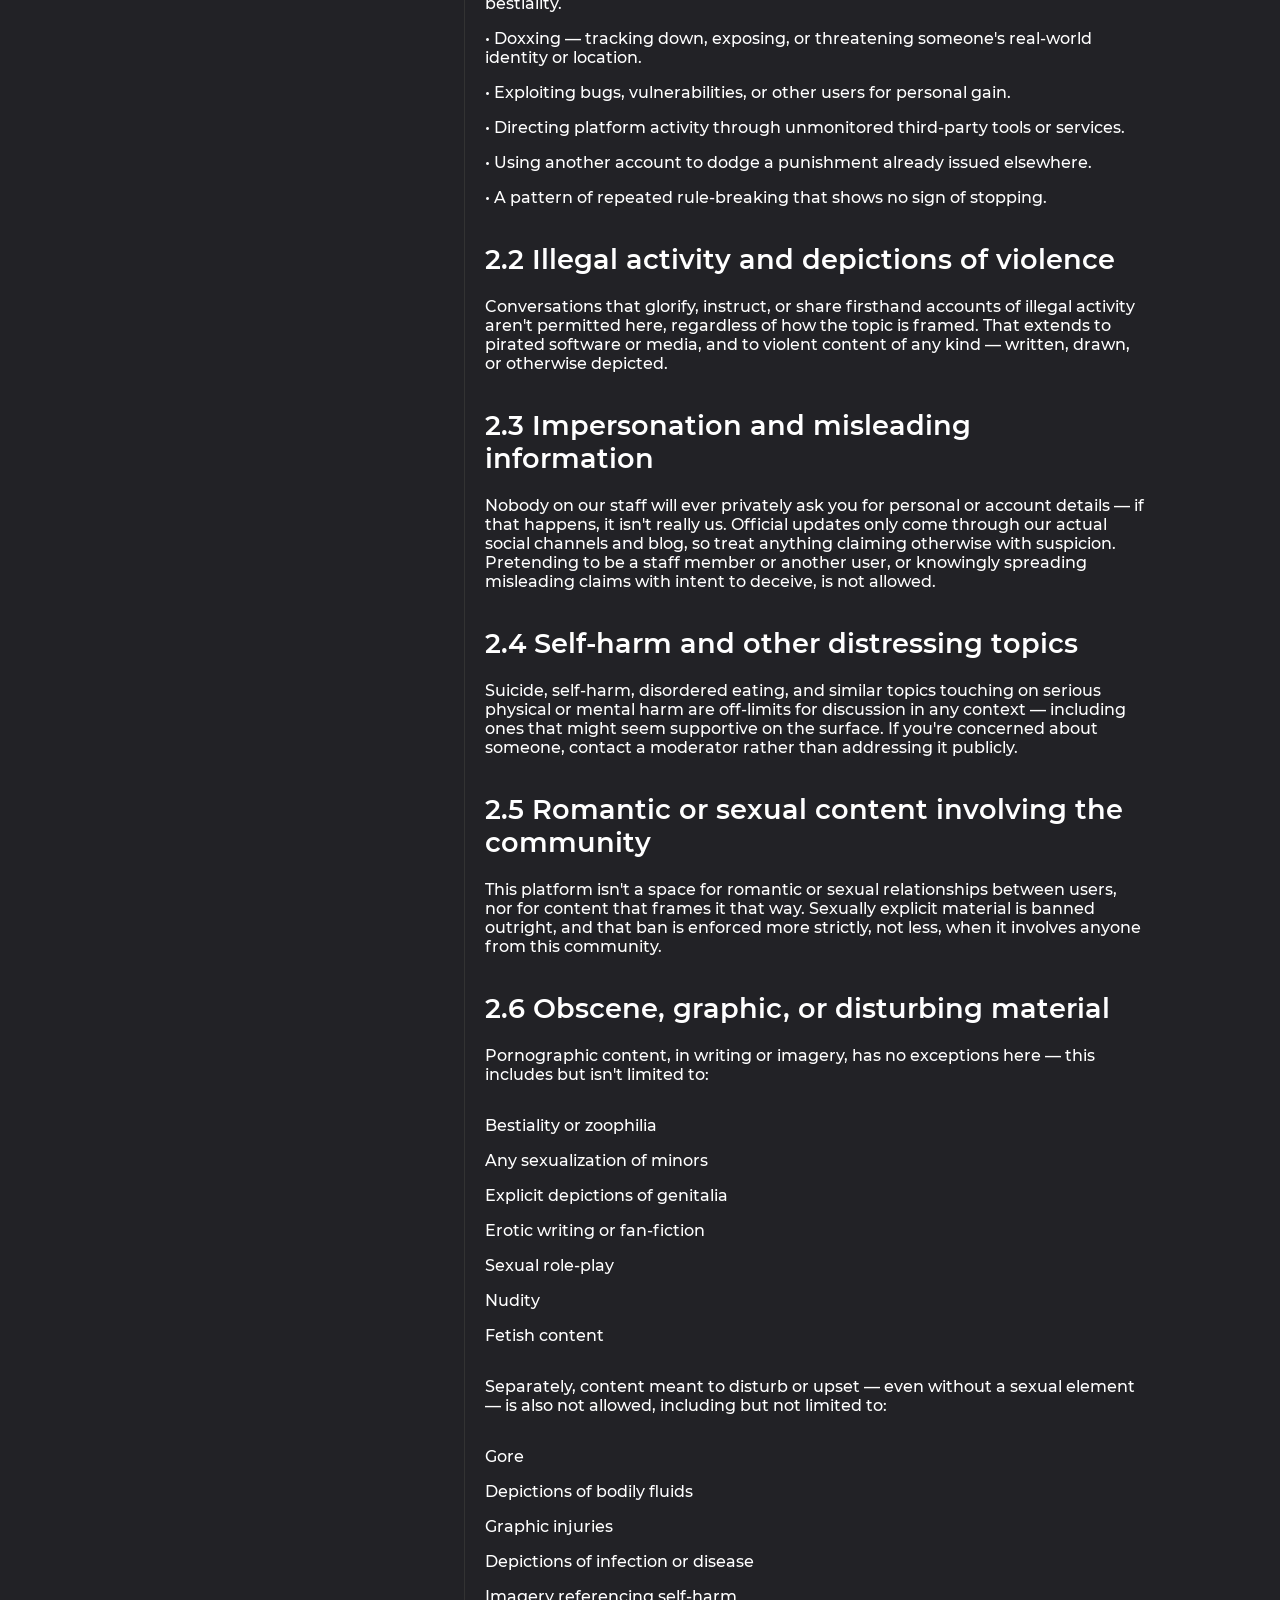
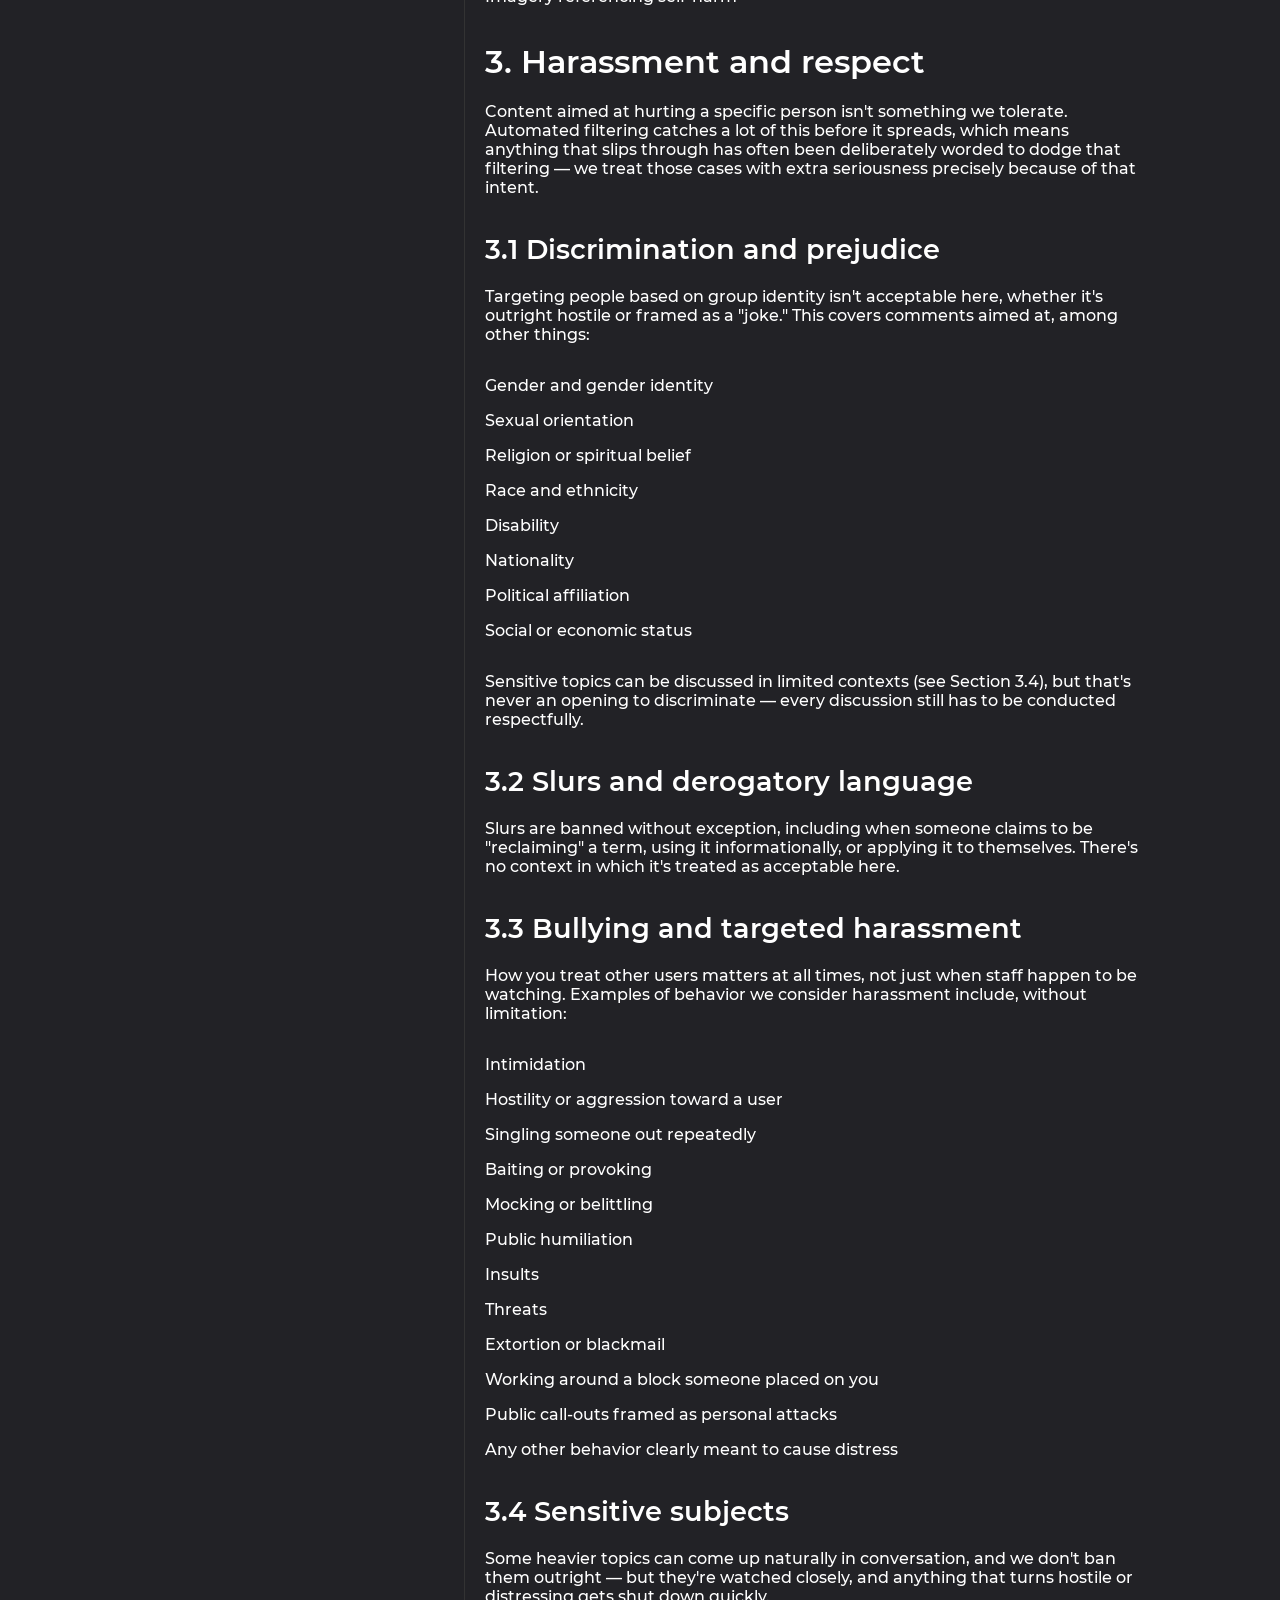
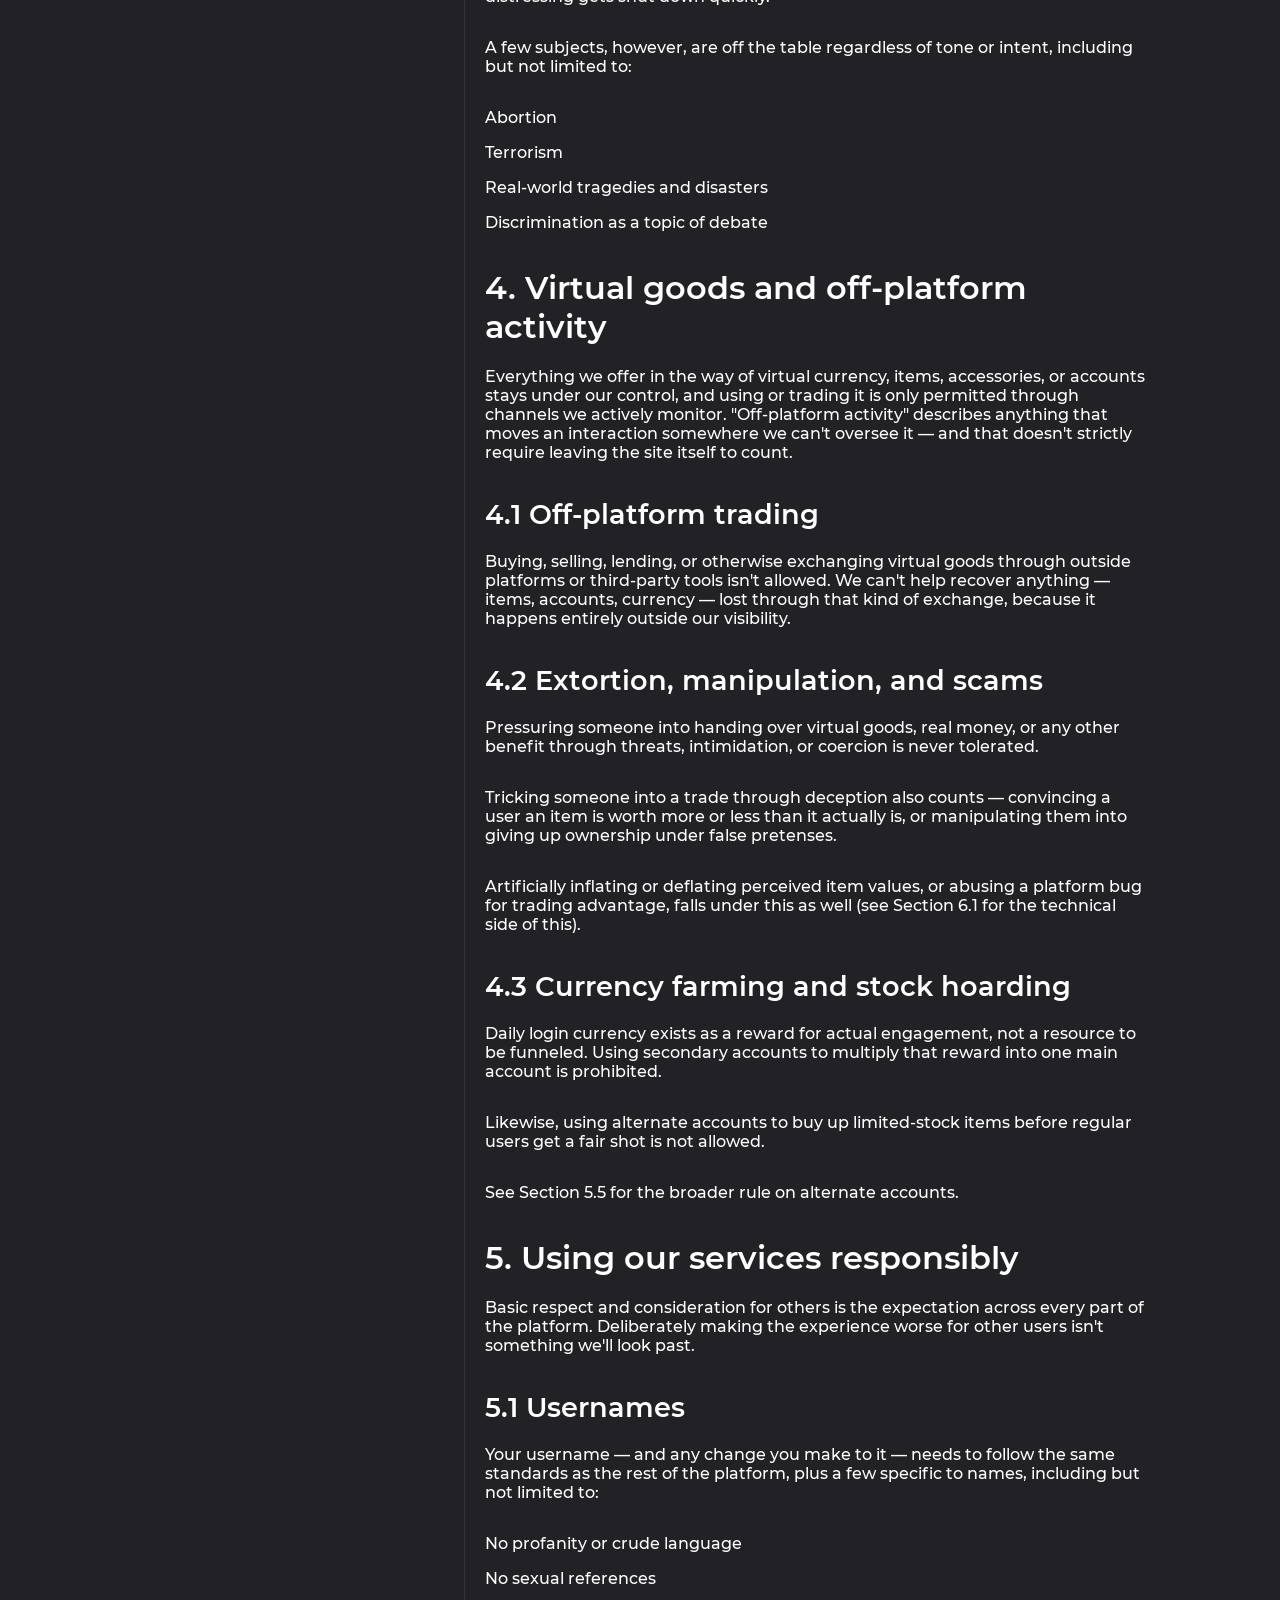
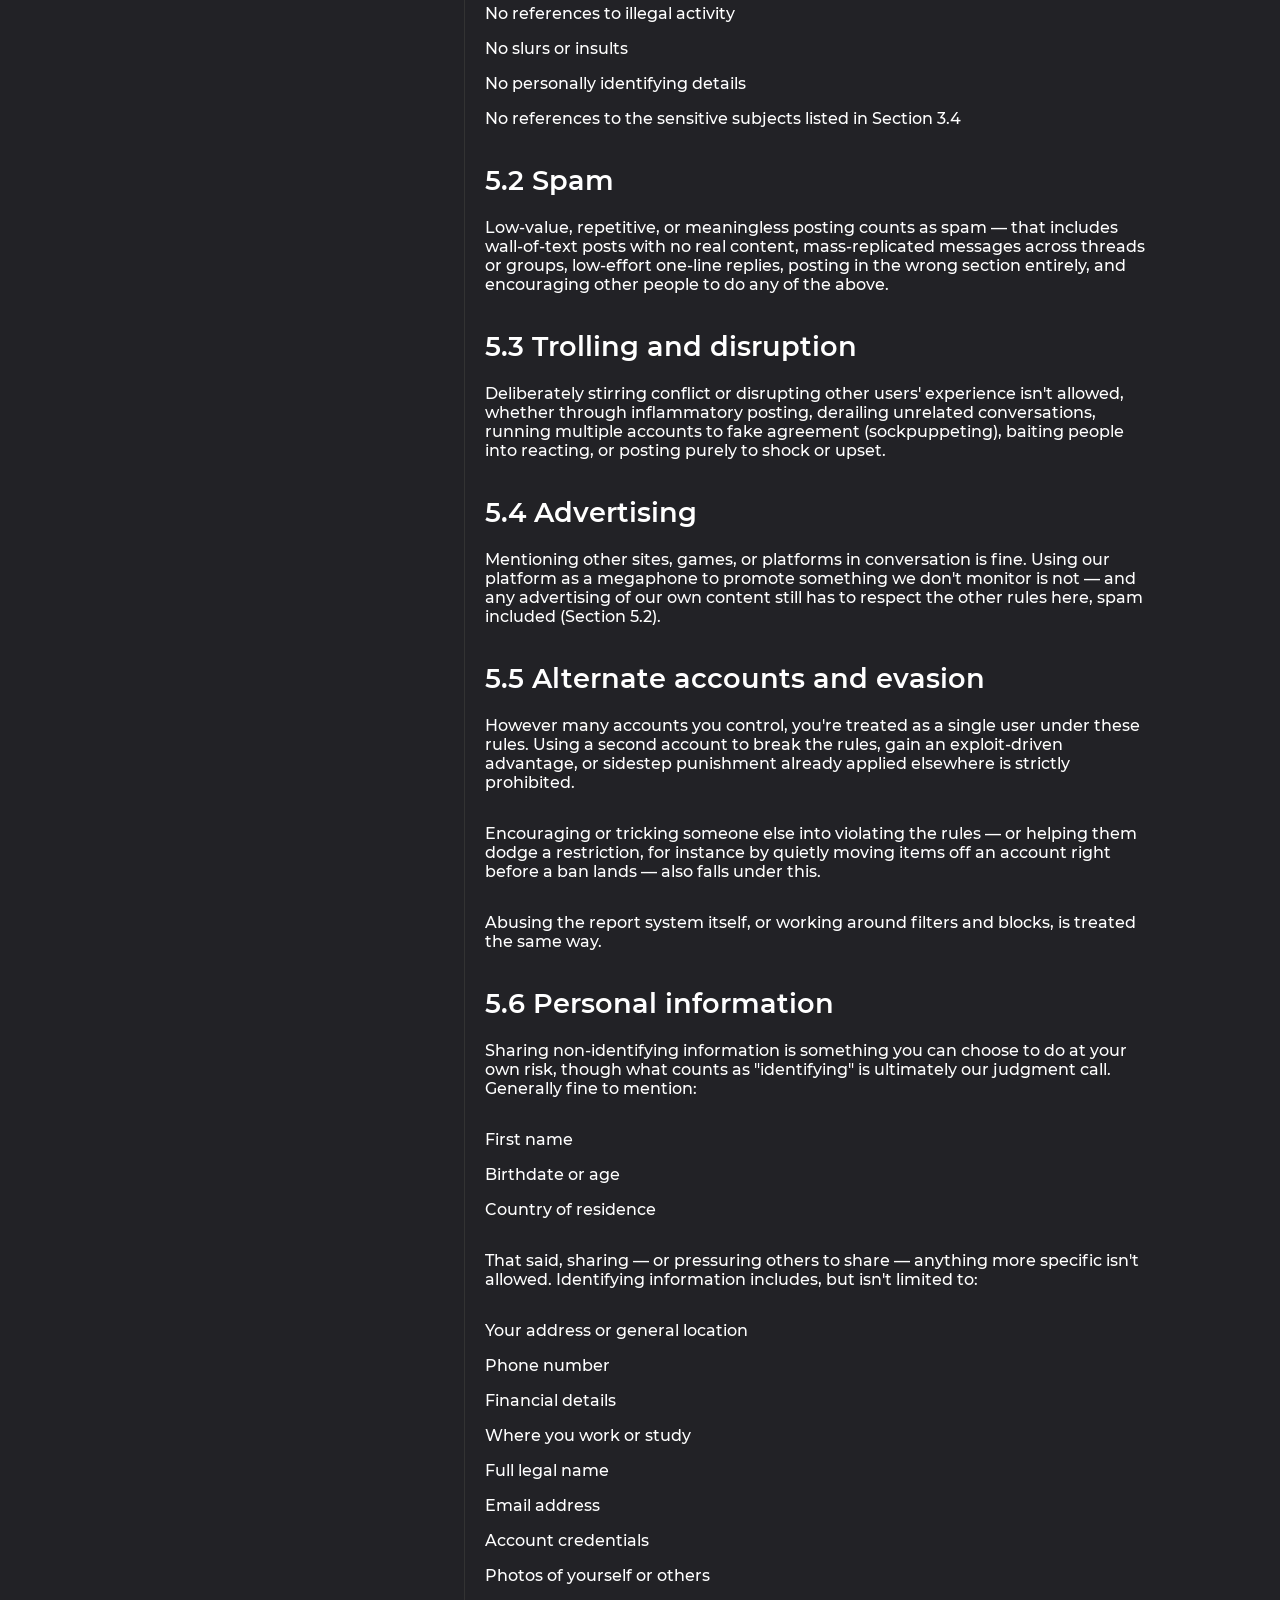
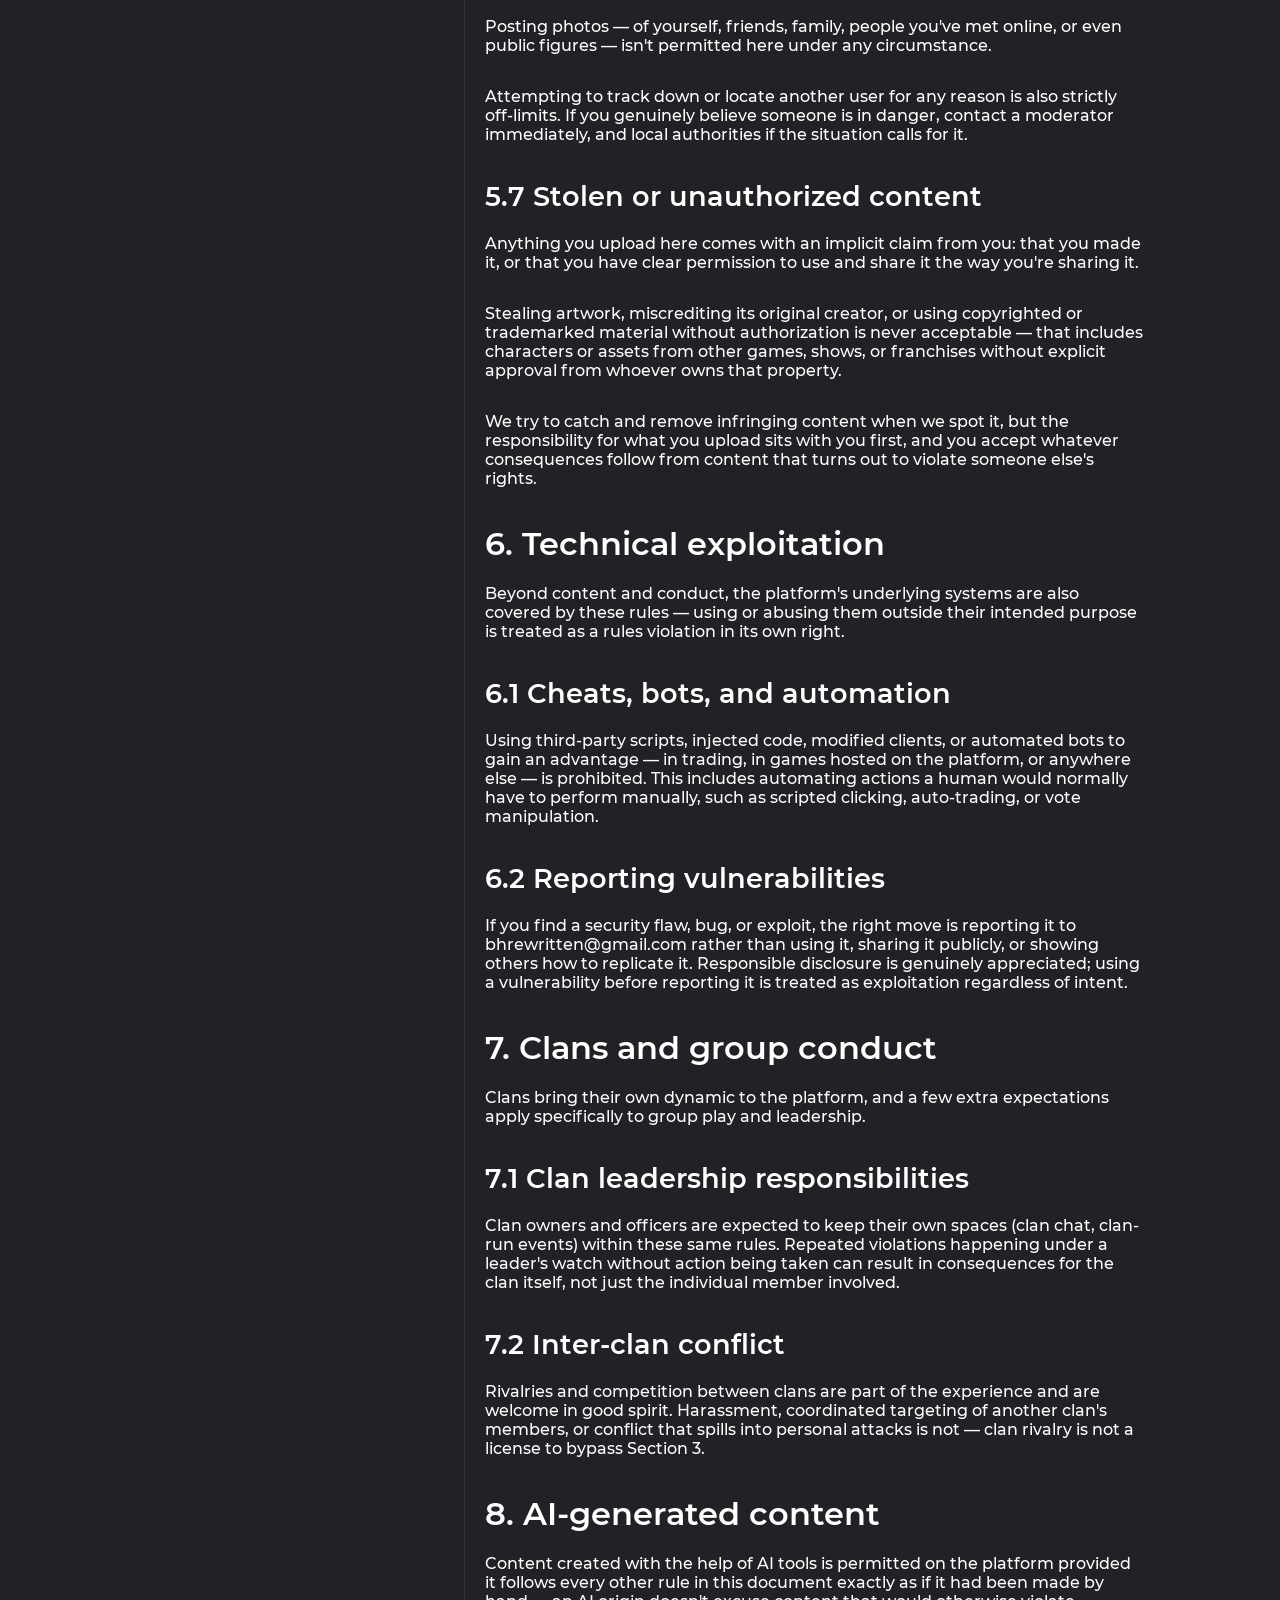
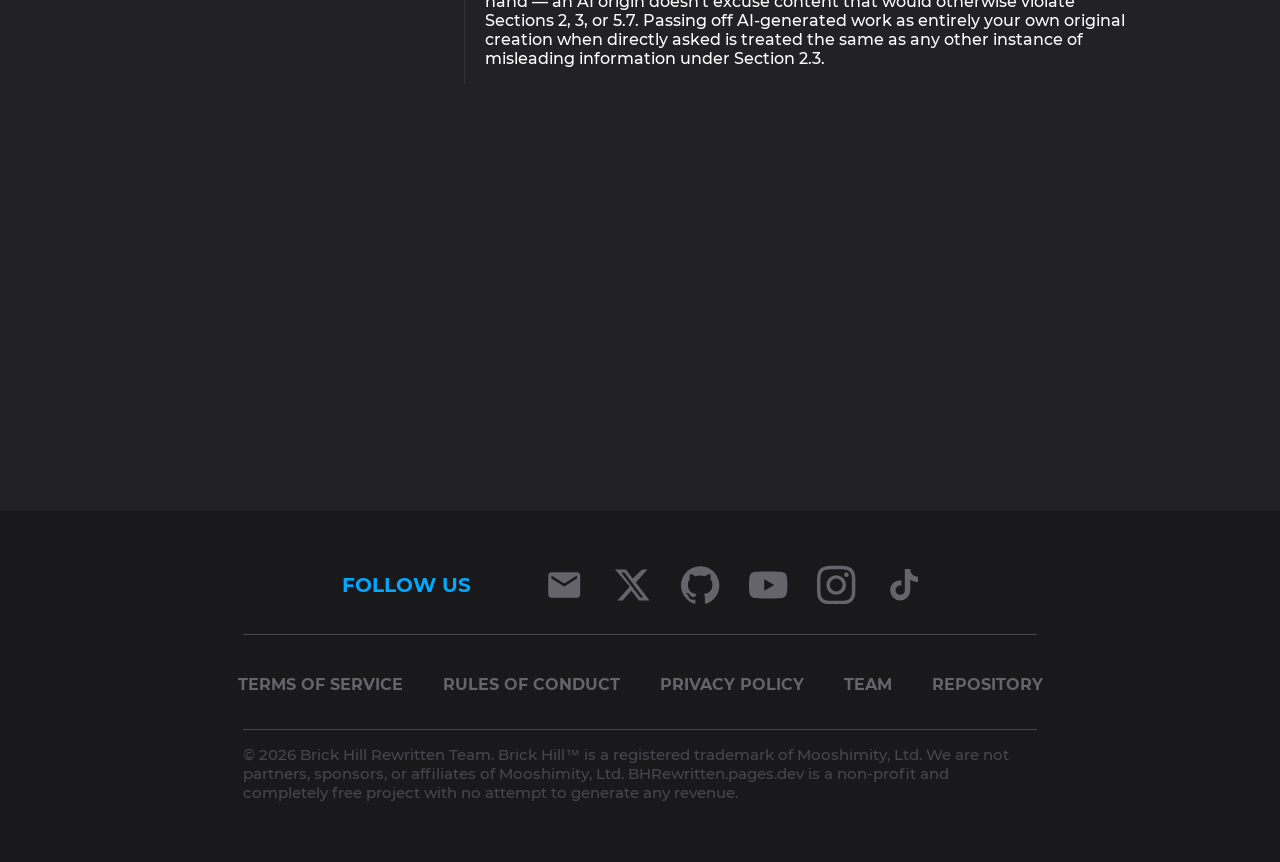
<file: rules.html>
<!DOCTYPE html>
<html lang="en" class="theme-dark">
<head>

<meta charset="utf-8">
<meta name="viewport" content="width=device-width, initial-scale=1">
<meta name="theme-color" content="#00A9FE">
<meta name="og:image" content="cdn/favicon.ico">
<meta name="og:site_name" content="Brick Hill Rewritten">
<meta name="og:description" content="A platform built on its community where you can customise your avatar, create and play games, or just socialise with others!">
<meta name="csrf-token" content="26tnwpsR84A8FeGLZ4mfj5p2LmSClKmVIsOLiOtM">
<meta name="user-data" data-authenticated="false">
<title>Rules of Conduct - Brick Hill Rewritten</title>
<meta name="og:title" content="Rules of Conduct - Brick Hill Rewritten">
<link href="cdn/favicon.ico" rel="icon">
<link href="cdn/css/c9a0705161b97f89816f.css" rel="stylesheet" type="text/css">
<link href="cdn/css/0ae4afbd7666558dc6c6.css" rel="stylesheet" type="text/css">
<link rel="stylesheet" href="https://use.fontawesome.com/releases/v5.6.3/css/all.css" crossorigin="anonymous">
<script src="cdn/js/a7ee297bf1549559dc3f.js"></script>
<script src="cdn/js/2be524371fb890d9a658.js"></script>
<script src="cdn/js/d5fc6b02ce16b82664fd.js"></script>
<script src="cdn/js/fd81458147e6d5526c5d.js"></script>
<script src="cdn/js/57af023c87e71bf36f5a.js"></script>
<meta name="author" content="Brick Hill Rewritten">

<style>
body {
    background-color: #222226;
}
.static-footer-wrap { position: relative; }
.static-footer-wrap footer { position: relative !important; bottom: auto !important; }
.footer-social-icon { display: inline-block; width: 48px; height: 48px; fill: #64646a; vertical-align: middle; }
</style>
</head>
<body>

<nav>
<div class="primary">
<div class="grid">
<div class="push-left">
<ul>
<li>
<a href="/play">
Play
</a>
</li>
<li>
<a href="/shop">
Shop
</a>
</li>
<li>
<a href="/clans">
Clans
</a>
</li>
<li>
<a href="/users">
Users
</a>
</li>
<li>
<a href="/forum">
Forum
</a>
</li>
<li>
<a href="/parents">
Parents
</a>
</li>
</ul>
</div>
<div class="nav-user push-right" id="info">
<div class="username login-buttons">
<a href="/login" class="login-button">Login</a>
<a href="/register" class="register-button">Register</a>
</div>
</div>
</div>
</div>
</nav>
    
         <div class="col-10-12 push-1-12">
            <div class="alert warning">Brick Hill Rewritten is currently under construction. For now, you cannot create an account because our systems are being built.</div>
        </div><br>
<div class="main-holder grid">
<notification id="notification-v" class="notification"></notification>
<style>
    html {
        scroll-behavior: smooth;
    }
</style>
<div class="new-theme">
<div class="rules">
<div class="left no-mobile flex flex-column border-right">
<div class="header-2">CONTENTS</div>
<div class="section">
<a href="#1">1. How these rules work</a>
<div class="subsection flex flex-column">
<a href="#1.1">1.1 Appeals</a>
<a href="#1.2">1.2 How moderation works</a>
</div>
</div>
<div class="section">
<a href="#2">2. Prohibited content</a>
<div class="subsection flex flex-column">
<a href="#2.1">2.1 Content resulting in immediate closure</a>
<a href="#2.2">2.2 Illegal activity and depictions of violence</a>
<a href="#2.3">2.3 Impersonation and misleading information</a>
<a href="#2.4">2.4 Self-harm and other distressing topics</a>
<a href="#2.5">2.5 Romantic or sexual content involving the community</a>
<a href="#2.6">2.6 Obscene, graphic, or disturbing material</a>
</div>
</div>
<div class="section">
<a href="#3">3. Harassment and respect</a>
<div class="subsection flex flex-column">
<a href="#3.1">3.1 Discrimination and prejudice</a>
<a href="#3.2">3.2 Slurs and derogatory language</a>
<a href="#3.3">3.3 Bullying and targeted harassment</a>
<a href="#3.4">3.4 Sensitive subjects</a>
</div>
</div>
<div class="section">
<a href="#4">4. Virtual goods and off-platform activity</a>
<div class="subsection flex flex-column">
<a href="#4.1">4.1 Off-platform trading</a>
<a href="#4.2">4.2 Extortion, manipulation, and scams</a>
<a href="#4.3">4.3 Currency farming and stock hoarding</a>
</div>
</div>
<div class="section">
<a href="#5">5. Using our services responsibly</a>
<div class="subsection flex flex-column">
<a href="#5.1">5.1 Usernames</a>
<a href="#5.2">5.2 Spam</a>
<a href="#5.3">5.3 Trolling and disruption</a>
<a href="#5.4">5.4 Advertising</a>
<a href="#5.5">5.5 Alternate accounts and evasion</a>
<a href="#5.6">5.6 Personal information</a>
<a href="#5.7">5.7 Stolen or unauthorized content</a>
</div>
</div>
<div class="section">
<a href="#6">6. Technical exploitation</a>
<div class="subsection flex flex-column">
<a href="#6.1">6.1 Cheats, bots, and automation</a>
<a href="#6.2">6.2 Reporting vulnerabilities</a>
</div>
</div>
<div class="section">
<a href="#7">7. Clans and group conduct</a>
<div class="subsection flex flex-column">
<a href="#7.1">7.1 Clan leadership responsibilities</a>
<a href="#7.2">7.2 Inter-clan conflict</a>
</div>
</div>
<div class="section">
<a href="#8">8. AI-generated content</a>
</div>
</div>

<div class="right flex flex-column">

<div class="header" id="1">1. How these rules work</div>
<p>
What follows is a working guide to how we expect people to behave while using Brick Hill Rewritten and anything else we provide alongside it — it isn't meant to be a complete, word-for-word legal contract covering every conceivable scenario, but rather a practical reference for what's acceptable and what isn't. Using the platform means you're agreeing to follow both this document and our <a href="/terms">Terms of Service</a> (referred to together below as the "terms of use"). We'll try to flag significant updates to registered users when they happen, but staying current with the latest version is ultimately on you.
<br><br>Breaking any rule listed here leads to some form of consequence. Most of the time that means a warning — we'd rather correct a misstep than escalate immediately. In more serious cases, specific features might be limited or switched off, either for a while or permanently. And if a pattern of repeated or particularly severe violations emerges, every account we can reasonably tie back to you — past, present, or future — may be shut down for good.
<br><br>Decisions about enforcement sit with our staff team, who discuss edge cases internally before acting and retain final discretion over how a rule applies to a specific situation. If anything here reads as unclear, or you just want a second opinion before doing something borderline, reach out to a moderator — that's genuinely what we're here for, not just to hand out punishments.
</p>

<div class="header-2" id="1.1">1.1 Appeals</div>
<p>Disagree with an account closure? Email <a href="mailto:bhrewritten@gmail.com">bhrewritten@gmail.com</a> and explain your side — appeals are reviewed by someone who wasn't part of the original decision wherever our team size allows for that.</p>

<div class="header-2" id="1.2">1.2 How moderation works</div>
<p>
Warning:<br>
The most common outcome for a first-time or minor issue. A warning doesn't restrict your account further — it's a flag that something needs to change going forward.
<br><br>
Restriction:<br>
A temporary limitation on specific features (posting, trading, messaging) rather than the whole account. Restrictions are usually paired with an explanation of what triggered them, and exist to cool a situation down rather than punish indefinitely.
<br><br>
Closure:<br>
Reserved for repeated or serious violations. Because multiple accounts belonging to the same person are treated as a single user under these rules, a closure typically extends to every account we can reasonably connect to you, not just the one involved in the incident.
</p>

<div class="header" id="2">2. Prohibited content</div>
<p>The categories below cover content we don't allow anywhere on the platform. This list illustrates common cases rather than exhausting every possibility — our staff can act on content that clearly violates the spirit of these rules even if it isn't named explicitly below.</p>

<div class="header-2" id="2.1">2.1 Content resulting in immediate closure</div>
<div class="list">
<p>• Sharing, linking to, or discussing pornography or graphic gore.</p>
<p>• Encouraging or wishing harm on yourself or anyone else.</p>
<p>• Sustained harassment or discriminatory targeting of another user.</p>
<p>• Mocking or trivializing tragedies, disasters, or other sensitive real-world events.</p>
<p>• Any content supporting, normalizing, or depicting child sexual abuse or bestiality.</p>
<p>• Doxxing — tracking down, exposing, or threatening someone's real-world identity or location.</p>
<p>• Exploiting bugs, vulnerabilities, or other users for personal gain.</p>
<p>• Directing platform activity through unmonitored third-party tools or services.</p>
<p>• Using another account to dodge a punishment already issued elsewhere.</p>
<p>• A pattern of repeated rule-breaking that shows no sign of stopping.</p>
</div>

<div class="header-2" id="2.2">2.2 Illegal activity and depictions of violence</div>
<p>Conversations that glorify, instruct, or share firsthand accounts of illegal activity aren't permitted here, regardless of how the topic is framed. That extends to pirated software or media, and to violent content of any kind — written, drawn, or otherwise depicted.</p>

<div class="header-2" id="2.3">2.3 Impersonation and misleading information</div>
<p>Nobody on our staff will ever privately ask you for personal or account details — if that happens, it isn't really us. Official updates only come through our actual social channels and blog, so treat anything claiming otherwise with suspicion. Pretending to be a staff member or another user, or knowingly spreading misleading claims with intent to deceive, is not allowed.</p>

<div class="header-2" id="2.4">2.4 Self-harm and other distressing topics</div>
<p>Suicide, self-harm, disordered eating, and similar topics touching on serious physical or mental harm are off-limits for discussion in any context — including ones that might seem supportive on the surface. If you're concerned about someone, contact a moderator rather than addressing it publicly.</p>

<div class="header-2" id="2.5">2.5 Romantic or sexual content involving the community</div>
<p>This platform isn't a space for romantic or sexual relationships between users, nor for content that frames it that way. Sexually explicit material is banned outright, and that ban is enforced more strictly, not less, when it involves anyone from this community.</p>

<div class="header-2" id="2.6">2.6 Obscene, graphic, or disturbing material</div>
<p>Pornographic content, in writing or imagery, has no exceptions here — this includes but isn't limited to:</p>
<div>
<p>Bestiality or zoophilia</p>
<p>Any sexualization of minors</p>
<p>Explicit depictions of genitalia</p>
<p>Erotic writing or fan-fiction</p>
<p>Sexual role-play</p>
<p>Nudity</p>
<p>Fetish content</p>
</div>
<p>Separately, content meant to disturb or upset — even without a sexual element — is also not allowed, including but not limited to:</p>
<div>
<p>Gore</p>
<p>Depictions of bodily fluids</p>
<p>Graphic injuries</p>
<p>Depictions of infection or disease</p>
<p>Imagery referencing self-harm</p>
</div>

<div class="header" id="3">3. Harassment and respect</div>
<p>Content aimed at hurting a specific person isn't something we tolerate. Automated filtering catches a lot of this before it spreads, which means anything that slips through has often been deliberately worded to dodge that filtering — we treat those cases with extra seriousness precisely because of that intent.</p>

<div class="header-2" id="3.1">3.1 Discrimination and prejudice</div>
<p>Targeting people based on group identity isn't acceptable here, whether it's outright hostile or framed as a "joke." This covers comments aimed at, among other things:</p>
<div>
<p>Gender and gender identity</p>
<p>Sexual orientation</p>
<p>Religion or spiritual belief</p>
<p>Race and ethnicity</p>
<p>Disability</p>
<p>Nationality</p>
<p>Political affiliation</p>
<p>Social or economic status</p>
</div>
<p>Sensitive topics can be discussed in limited contexts (see <a href="#3.4">Section 3.4</a>), but that's never an opening to discriminate — every discussion still has to be conducted respectfully.</p>

<div class="header-2" id="3.2">3.2 Slurs and derogatory language</div>
<p>Slurs are banned without exception, including when someone claims to be "reclaiming" a term, using it informationally, or applying it to themselves. There's no context in which it's treated as acceptable here.</p>

<div class="header-2" id="3.3">3.3 Bullying and targeted harassment</div>
<p>How you treat other users matters at all times, not just when staff happen to be watching. Examples of behavior we consider harassment include, without limitation:</p>
<div>
<p>Intimidation</p>
<p>Hostility or aggression toward a user</p>
<p>Singling someone out repeatedly</p>
<p>Baiting or provoking</p>
<p>Mocking or belittling</p>
<p>Public humiliation</p>
<p>Insults</p>
<p>Threats</p>
<p>Extortion or blackmail</p>
<p>Working around a block someone placed on you</p>
<p>Public call-outs framed as personal attacks</p>
<p>Any other behavior clearly meant to cause distress</p>
</div>

<div class="header-2" id="3.4">3.4 Sensitive subjects</div>
<p>Some heavier topics can come up naturally in conversation, and we don't ban them outright — but they're watched closely, and anything that turns hostile or distressing gets shut down quickly.</p>
<p>A few subjects, however, are off the table regardless of tone or intent, including but not limited to:</p>
<div>
<p>Abortion</p>
<p>Terrorism</p>
<p>Real-world tragedies and disasters</p>
<p>Discrimination as a topic of debate</p>
</div>

<div class="header" id="4">4. Virtual goods and off-platform activity</div>
<p>Everything we offer in the way of virtual currency, items, accessories, or accounts stays under our control, and using or trading it is only permitted through channels we actively monitor. "Off-platform activity" describes anything that moves an interaction somewhere we can't oversee it — and that doesn't strictly require leaving the site itself to count.</p>

<div class="header-2" id="4.1">4.1 Off-platform trading</div>
<p>Buying, selling, lending, or otherwise exchanging virtual goods through outside platforms or third-party tools isn't allowed. We can't help recover anything — items, accounts, currency — lost through that kind of exchange, because it happens entirely outside our visibility.</p>

<div class="header-2" id="4.2">4.2 Extortion, manipulation, and scams</div>
<p>Pressuring someone into handing over virtual goods, real money, or any other benefit through threats, intimidation, or coercion is never tolerated.</p>
<p>Tricking someone into a trade through deception also counts — convincing a user an item is worth more or less than it actually is, or manipulating them into giving up ownership under false pretenses.</p>
<p>Artificially inflating or deflating perceived item values, or abusing a platform bug for trading advantage, falls under this as well (see <a href="#6.1">Section 6.1</a> for the technical side of this).</p>

<div class="header-2" id="4.3">4.3 Currency farming and stock hoarding</div>
<p>Daily login currency exists as a reward for actual engagement, not a resource to be funneled. Using secondary accounts to multiply that reward into one main account is prohibited.</p>
<p>Likewise, using alternate accounts to buy up limited-stock items before regular users get a fair shot is not allowed.</p>
<p>See <a href="#5.5">Section 5.5</a> for the broader rule on alternate accounts.</p>

<div class="header" id="5">5. Using our services responsibly</div>
<p>Basic respect and consideration for others is the expectation across every part of the platform. Deliberately making the experience worse for other users isn't something we'll look past.</p>

<div class="header-2" id="5.1">5.1 Usernames</div>
<p>Your username — and any change you make to it — needs to follow the same standards as the rest of the platform, plus a few specific to names, including but not limited to:</p>
<div>
<p>No profanity or crude language</p>
<p>No sexual references</p>
<p>No references to illegal activity</p>
<p>No slurs or insults</p>
<p>No personally identifying details</p>
<p>No references to the sensitive subjects listed in <a href="#3.4">Section 3.4</a></p>
</div>

<div class="header-2" id="5.2">5.2 Spam</div>
<p>Low-value, repetitive, or meaningless posting counts as spam — that includes wall-of-text posts with no real content, mass-replicated messages across threads or groups, low-effort one-line replies, posting in the wrong section entirely, and encouraging other people to do any of the above.</p>

<div class="header-2" id="5.3">5.3 Trolling and disruption</div>
<p>Deliberately stirring conflict or disrupting other users' experience isn't allowed, whether through inflammatory posting, derailing unrelated conversations, running multiple accounts to fake agreement (sockpuppeting), baiting people into reacting, or posting purely to shock or upset.</p>

<div class="header-2" id="5.4">5.4 Advertising</div>
<p>Mentioning other sites, games, or platforms in conversation is fine. Using our platform as a megaphone to promote something we don't monitor is not — and any advertising of our own content still has to respect the other rules here, spam included (<a href="#5.2">Section 5.2</a>).</p>

<div class="header-2" id="5.5">5.5 Alternate accounts and evasion</div>
<p>However many accounts you control, you're treated as a single user under these rules. Using a second account to break the rules, gain an exploit-driven advantage, or sidestep punishment already applied elsewhere is strictly prohibited.</p>
<p>Encouraging or tricking someone else into violating the rules — or helping them dodge a restriction, for instance by quietly moving items off an account right before a ban lands — also falls under this.</p>
<p>Abusing the report system itself, or working around filters and blocks, is treated the same way.</p>

<div class="header-2" id="5.6">5.6 Personal information</div>
<p>Sharing non-identifying information is something you can choose to do at your own risk, though what counts as "identifying" is ultimately our judgment call. Generally fine to mention:</p>
<div>
<p>First name</p>
<p>Birthdate or age</p>
<p>Country of residence</p>
</div>
<p>That said, sharing — or pressuring others to share — anything more specific isn't allowed. Identifying information includes, but isn't limited to:</p>
<div>
<p>Your address or general location</p>
<p>Phone number</p>
<p>Financial details</p>
<p>Where you work or study</p>
<p>Full legal name</p>
<p>Email address</p>
<p>Account credentials</p>
<p>Photos of yourself or others</p>
</div>
<p>Posting photos — of yourself, friends, family, people you've met online, or even public figures — isn't permitted here under any circumstance.</p>
<p>Attempting to track down or locate another user for any reason is also strictly off-limits. If you genuinely believe someone is in danger, contact a moderator immediately, and local authorities if the situation calls for it.</p>

<div class="header-2" id="5.7">5.7 Stolen or unauthorized content</div>
<p>Anything you upload here comes with an implicit claim from you: that you made it, or that you have clear permission to use and share it the way you're sharing it.</p>
<p>Stealing artwork, miscrediting its original creator, or using copyrighted or trademarked material without authorization is never acceptable — that includes characters or assets from other games, shows, or franchises without explicit approval from whoever owns that property.</p>
<p>We try to catch and remove infringing content when we spot it, but the responsibility for what you upload sits with you first, and you accept whatever consequences follow from content that turns out to violate someone else's rights.</p>

<div class="header" id="6">6. Technical exploitation</div>
<p>Beyond content and conduct, the platform's underlying systems are also covered by these rules — using or abusing them outside their intended purpose is treated as a rules violation in its own right.</p>

<div class="header-2" id="6.1">6.1 Cheats, bots, and automation</div>
<p>Using third-party scripts, injected code, modified clients, or automated bots to gain an advantage — in trading, in games hosted on the platform, or anywhere else — is prohibited. This includes automating actions a human would normally have to perform manually, such as scripted clicking, auto-trading, or vote manipulation.</p>

<div class="header-2" id="6.2">6.2 Reporting vulnerabilities</div>
<p>If you find a security flaw, bug, or exploit, the right move is reporting it to <a href="mailto:bhrewritten@gmail.com">bhrewritten@gmail.com</a> rather than using it, sharing it publicly, or showing others how to replicate it. Responsible disclosure is genuinely appreciated; using a vulnerability before reporting it is treated as exploitation regardless of intent.</p>

<div class="header" id="7">7. Clans and group conduct</div>
<p>Clans bring their own dynamic to the platform, and a few extra expectations apply specifically to group play and leadership.</p>

<div class="header-2" id="7.1">7.1 Clan leadership responsibilities</div>
<p>Clan owners and officers are expected to keep their own spaces (clan chat, clan-run events) within these same rules. Repeated violations happening under a leader's watch without action being taken can result in consequences for the clan itself, not just the individual member involved.</p>

<div class="header-2" id="7.2">7.2 Inter-clan conflict</div>
<p>Rivalries and competition between clans are part of the experience and are welcome in good spirit. Harassment, coordinated targeting of another clan's members, or conflict that spills into personal attacks is not — clan rivalry is not a license to bypass Section 3.</p>

<div class="header" id="8">8. AI-generated content</div>
<p>Content created with the help of AI tools is permitted on the platform provided it follows every other rule in this document exactly as if it had been made by hand — an AI origin doesn't excuse content that would otherwise violate Sections 2, 3, or 5.7. Passing off AI-generated work as entirely your own original creation when directly asked is treated the same as any other instance of misleading information under <a href="#2.3">Section 2.3</a>.</p>

</div>
</div>
</div>
<div class="col-10-12 push-1-12">
<div style="text-align:center;margin-top:20px;padding-bottom:25px;">
</div>
</div>
</div>

<div class="static-footer-wrap new-theme">
<footer>
  <div class="footer-social very-bold flex">
    <p class="blue-text no-mobile">FOLLOW US</p>

    <a href="mailto:bhrewritten@gmail.com" target="_blank">
      <svg class="footer-social-icon" viewBox="0 0 24 24" xmlns="http://www.w3.org/2000/svg">
      <path d="M20 4H4c-1.1 0-1.99.9-1.99 2L2 18c0 1.1.9 2 2 2h16c1.1 0 2-.9 2-2V6c0-1.1-.9-2-2-2zm0 4l-8 5-8-5V6l8 5 8-5v2z"/>
     </svg>
    </a>

    <a href="https://x.com/bhrewritten" target="_blank">
      <svg class="footer-social-icon" viewBox="0 0 24 24" xmlns="http://www.w3.org/2000/svg">
        <path d="M18.244 2.25h3.308l-7.227 8.26 8.502 11.24H16.17l-4.714-6.231-5.401 6.231H2.744l7.737-8.835L1.254 2.25H8.08l4.253 5.622 5.91-5.622zm-1.161 17.52h1.833L7.084 4.126H5.117z"/>
      </svg>
    </a>

    <a href="https://github.com/luizcsx/bhrewritten" target="_blank">
      <svg class="footer-social-icon" viewBox="0 0 24 24" xmlns="http://www.w3.org/2000/svg">
        <path d="M12 .297c-6.63 0-12 5.373-12 12 0 5.303 3.438 9.8 8.205 11.385.6.113.82-.258.82-.577 0-.285-.01-1.04-.015-2.04-3.338.724-4.042-1.61-4.042-1.61C4.422 18.07 3.633 17.7 3.633 17.7c-1.087-.744.084-.729.084-.729 1.205.084 1.838 1.236 1.838 1.236 1.07 1.835 2.809 1.305 3.495.998.108-.776.417-1.305.76-1.605-2.665-.3-5.466-1.332-5.466-5.93 0-1.31.465-2.38 1.235-3.22-.135-.303-.54-1.523.105-3.176 0 0 1.005-.322 3.3 1.23.96-.267 1.98-.399 3-.405 1.02.006 2.04.138 3 .405 2.28-1.552 3.285-1.23 3.285-1.23.645 1.653.24 2.873.12 3.176.765.84 1.23 1.91 1.23 3.22 0 4.61-2.805 5.625-5.475 5.92.42.36.81 1.096.81 2.22 0 1.606-.015 2.896-.015 3.286 0 .315.21.69.825.57C20.565 22.092 24 17.592 24 12.297c0-6.627-5.373-12-12-12"/>
      </svg>
    </a>

    <a href="https://www.youtube.com/@bhrewritten" target="_blank">
      <svg class="footer-social-icon" viewBox="0 0 24 24" xmlns="http://www.w3.org/2000/svg">
        <path d="M23.498 6.186a3.016 3.016 0 0 0-2.122-2.136C19.505 3.545 12 3.545 12 3.545s-7.505 0-9.377.505A3.017 3.017 0 0 0 .502 6.186C0 8.07 0 12 0 12s0 3.93.502 5.814a3.016 3.016 0 0 0 2.122 2.136c1.871.505 9.376.505 9.376.505s7.505 0 9.377-.505a3.015 3.015 0 0 0 2.122-2.136C24 15.93 24 12 24 12s0-3.93-.502-5.814zM9.545 15.568V8.432L15.818 12l-6.273 3.568z"/>
      </svg>
    </a>

    <a href="https://instagram.com/bhrewritten" target="_blank">
      <svg class="footer-social-icon" viewBox="0 0 24 24" xmlns="http://www.w3.org/2000/svg">
        <path d="M12 2.163c3.204 0 3.584.012 4.85.07 3.252.148 4.771 1.691 4.919 4.919.058 1.265.069 1.645.069 4.849 0 3.205-.012 3.584-.069 4.849-.149 3.225-1.664 4.771-4.919 4.919-1.266.058-1.644.07-4.85.07-3.204 0-3.584-.012-4.849-.07-3.26-.149-4.771-1.699-4.919-4.92-.058-1.265-.07-1.644-.07-4.849 0-3.204.013-3.583.07-4.849.149-3.227 1.664-4.771 4.919-4.919 1.266-.057 1.645-.069 4.849-.069zM12 0C8.741 0 8.333.014 7.053.072 2.695.272.273 2.69.073 7.052.014 8.333 0 8.741 0 12c0 3.259.014 3.668.072 4.948.2 4.358 2.618 6.78 6.98 6.98C8.333 23.986 8.741 24 12 24c3.259 0 3.668-.014 4.948-.072 4.354-.2 6.782-2.618 6.979-6.98.059-1.28.073-1.689.073-4.948 0-3.259-.014-3.667-.072-4.947-.196-4.354-2.617-6.78-6.979-6.98C15.668.014 15.259 0 12 0zm0 5.838a6.162 6.162 0 1 0 0 12.324 6.162 6.162 0 0 0 0-12.324zM12 16a4 4 0 1 1 0-8 4 4 0 0 1 0 8zm6.406-11.845a1.44 1.44 0 1 0 0 2.881 1.44 1.44 0 0 0 0-2.881z"/>
      </svg>
    </a>

    <a href="https://tiktok.com/@bhrewritten" target="_blank">
      <svg class="footer-social-icon" viewBox="0 0 24 24" xmlns="http://www.w3.org/2000/svg">
        <path d="M19.59 6.69a4.83 4.83 0 0 1-3.77-4.25V2h-3.45v13.67a2.89 2.89 0 0 1-2.88 2.5 2.89 2.89 0 0 1-2.89-2.89 2.89 2.89 0 0 1 2.89-2.89c.28 0 .54.04.79.1V9.01a6.33 6.33 0 0 0-.79-.05 6.34 6.34 0 0 0-6.34 6.34 6.34 6.34 0 0 0 6.34 6.34 6.34 6.34 0 0 0 6.33-6.34V8.69a8.18 8.18 0 0 0 4.78 1.52V6.76a4.85 4.85 0 0 1-1.01-.07z"/>
      </svg>
    </a>
  </div>

  <div class="footer-divider"></div>

  <div class="footer-links flex">
    <a href="/terms">TERMS OF SERVICE</a>
    <a href="/rules">RULES OF CONDUCT</a>
    <a href="/privacy">PRIVACY POLICY</a>
    <a href="/team">TEAM</a>
    <a href="https://bhrewritten.pages.dev">REPOSITORY</a>
  </div>

  <div class="footer-divider"></div>

  <p class="footer-copyright">
    &copy; <script>document.write(new Date().getFullYear())</script> Brick Hill Rewritten Team. Brick Hill™ is a registered trademark of Mooshimity, Ltd. We are not partners, sponsors, or affiliates of Mooshimity, Ltd. BHRewritten.pages.dev is a non-profit and completely free project with no attempt to generate any revenue.
  </p>
</footer>
</div>

</body>
</html>
</file>
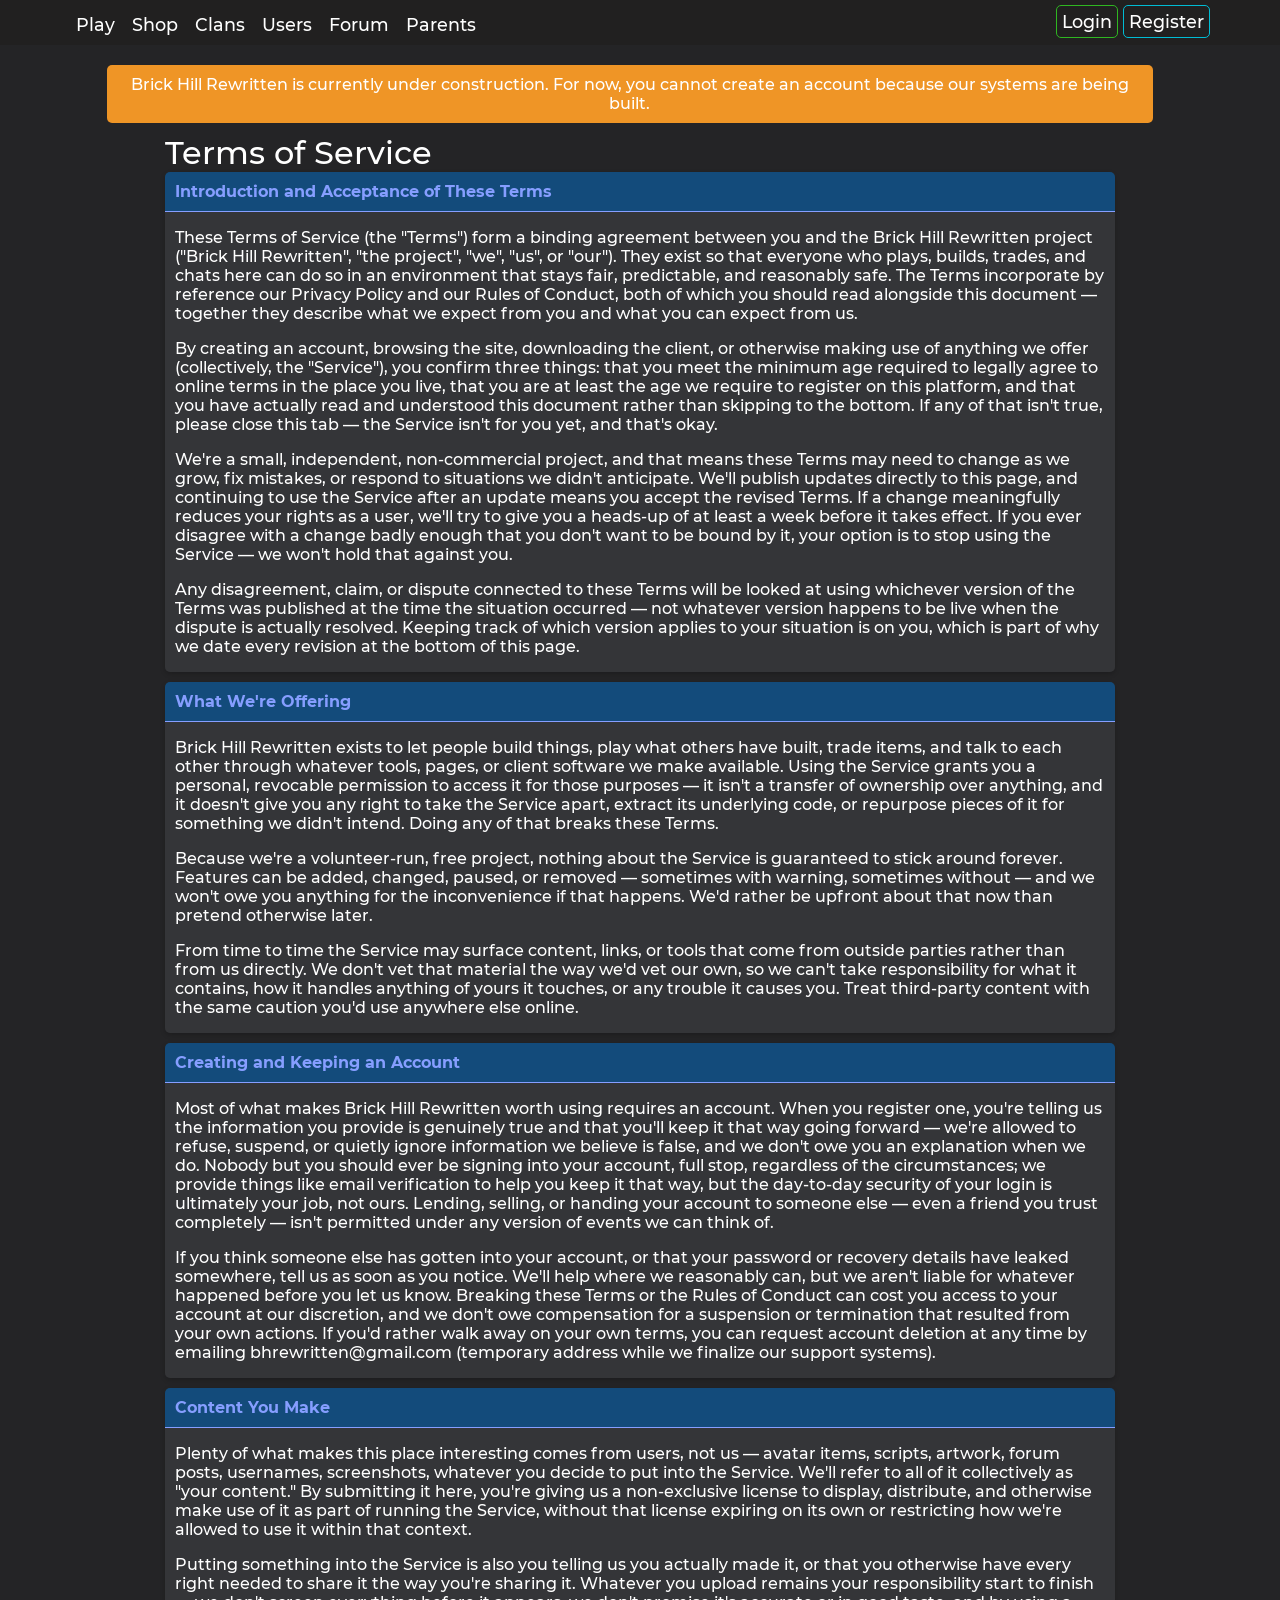
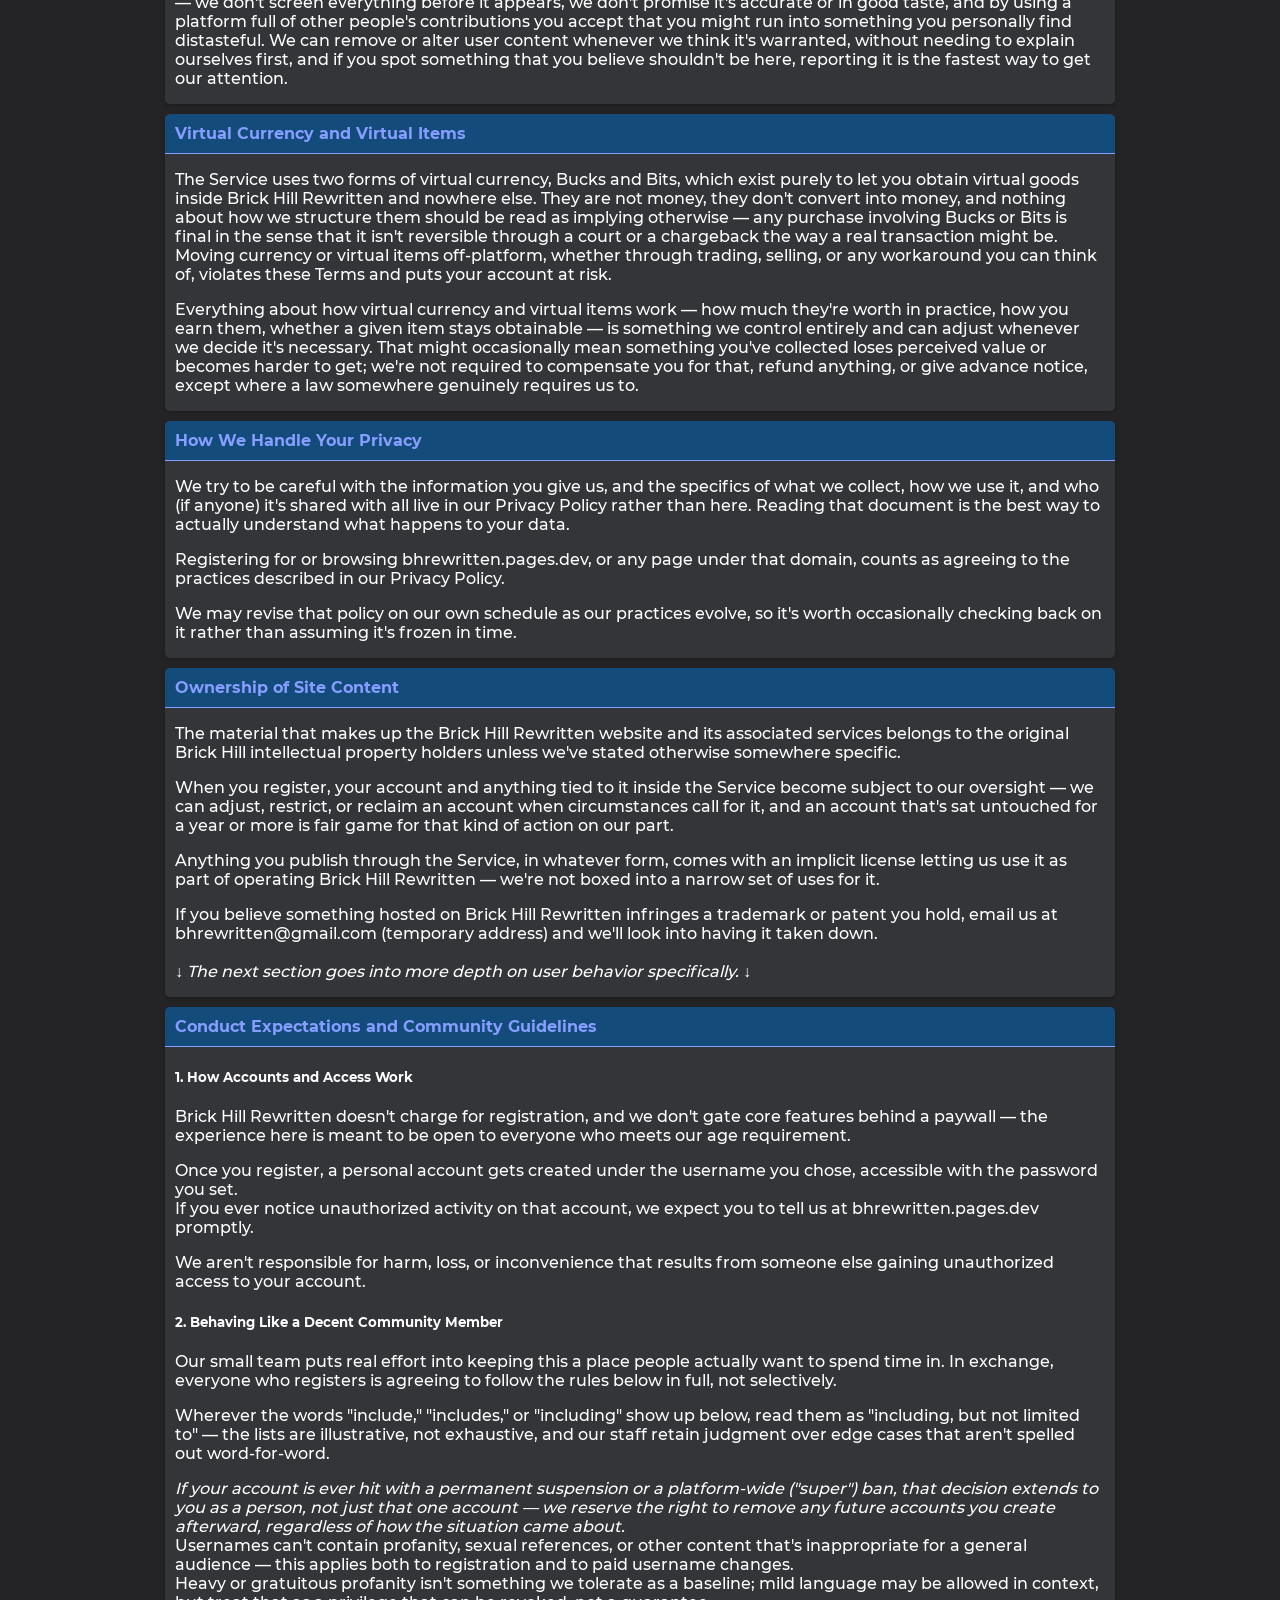
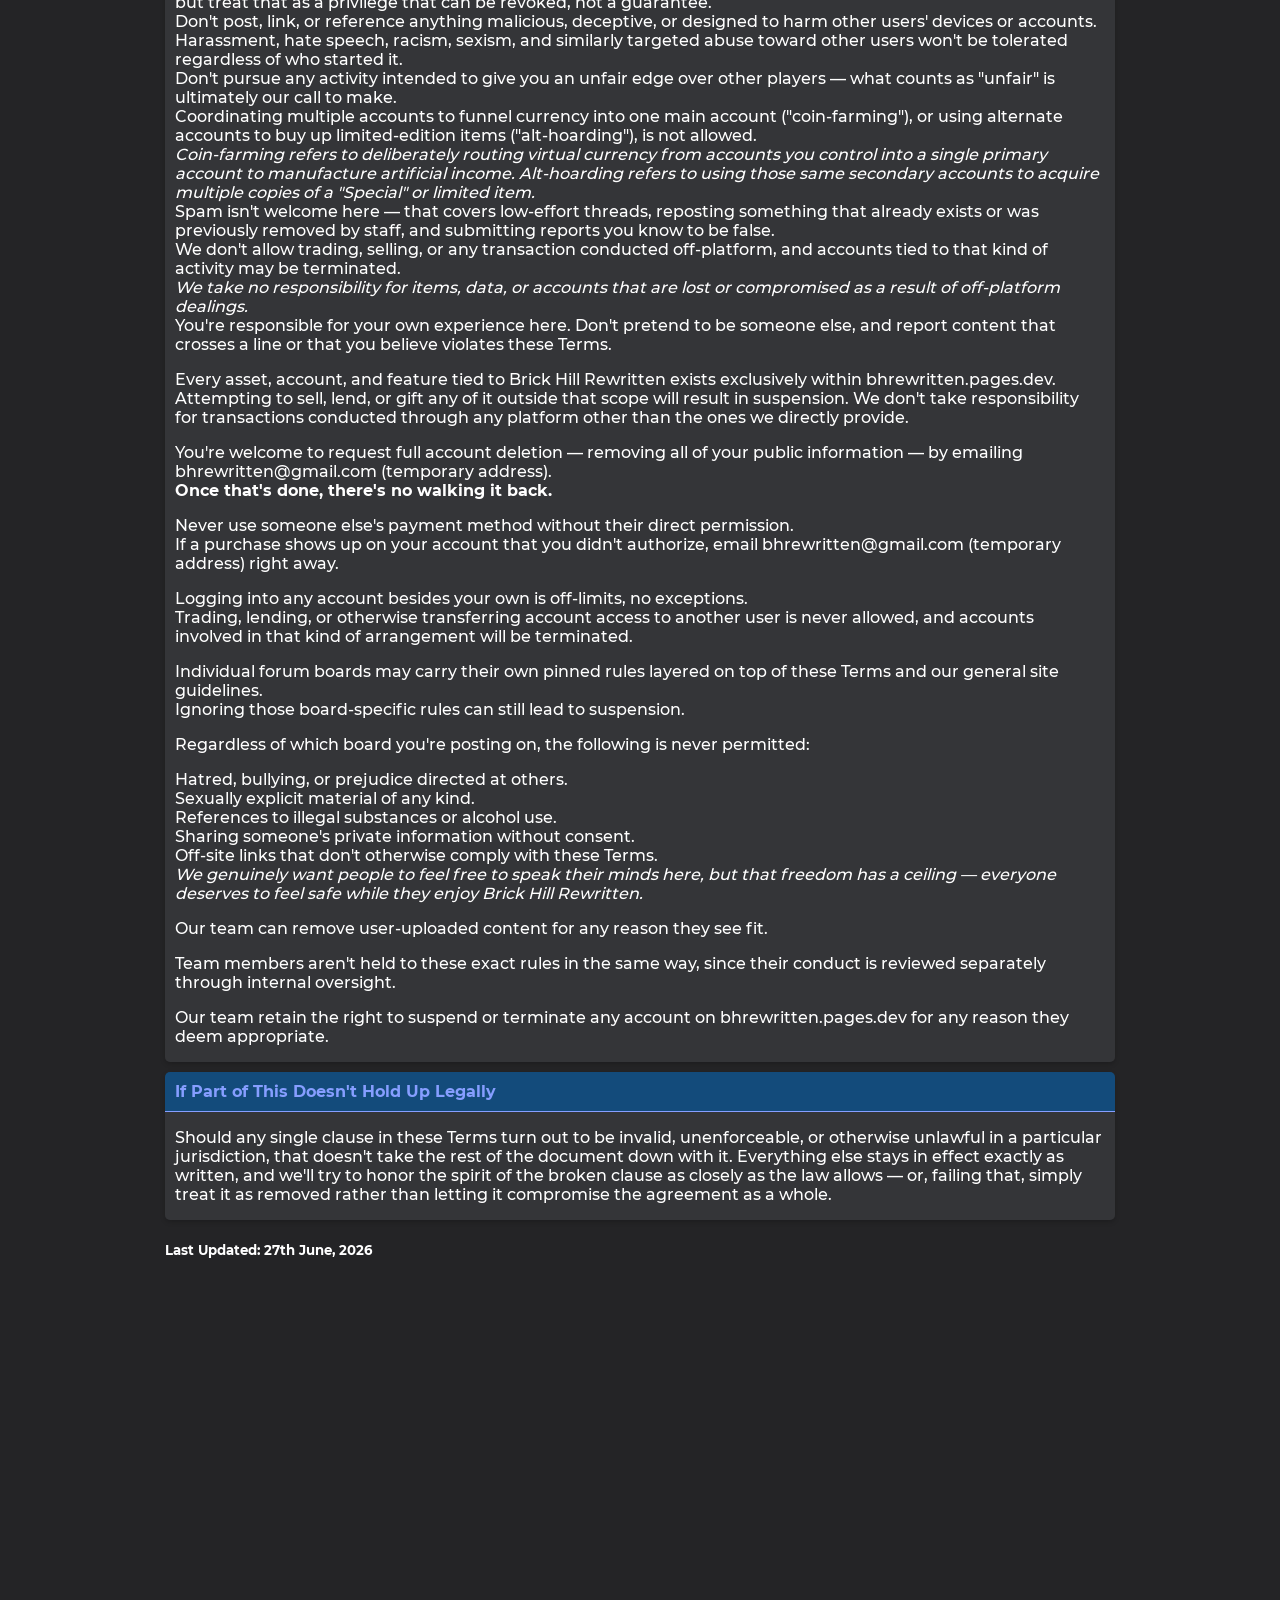
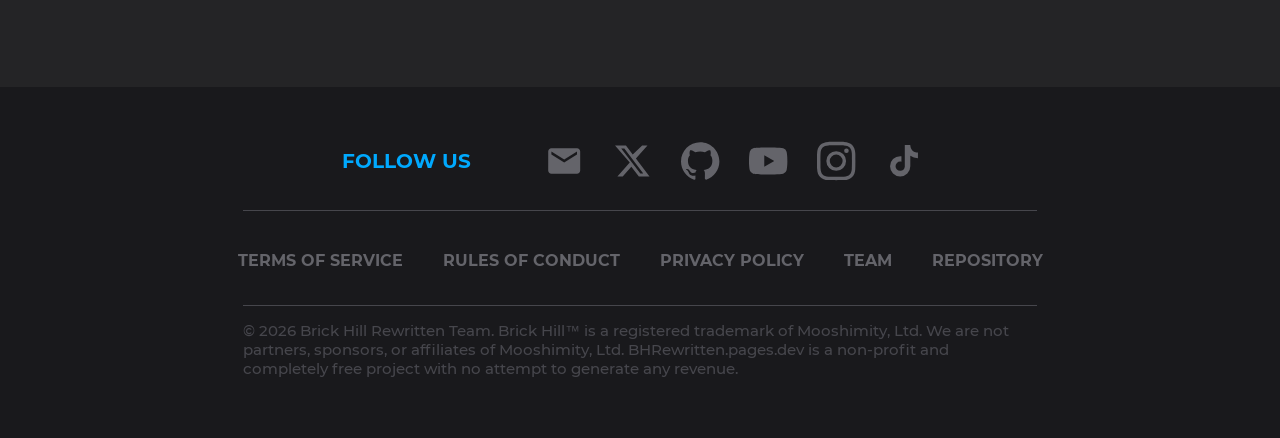
<file: terms.html>
<!DOCTYPE html>
<html lang="en" class="theme-dark">
<head>
<meta charset="utf-8">
<meta name="viewport" content="width=device-width, initial-scale=1">
<meta name="theme-color" content="#00A9FE">
<meta name="og:image" content="cdn/favicon.ico">
<meta name="og:site_name" content="Brick Hill Rewritten">
<meta name="og:description" content="A platform built on its community where you can customise your avatar, create and play games, or just socialise with others!">
<meta name="csrf-token" content="A2PENEVIBz4i1ykmgfzzPBKnnveOtSTsAEjnSkka">
<meta name="user-data" data-authenticated="false">
<title>Terms of Service - Brick Hill Rewritten</title>
<meta name="og:title" content="Terms of Service - Brick Hill Rewritten">
<link href="cdn/favicon.ico" rel="icon">
<link href="cdn/css/c9a0705161b97f89816f.css" rel="stylesheet" type="text/css">
<link href="cdn/css/0ae4afbd7666558dc6c6.css" rel="stylesheet" type="text/css">
<link rel="stylesheet" href="https://use.fontawesome.com/releases/v5.6.3/css/all.css" crossorigin="anonymous">
<script src="cdn/js/a7ee297bf1549559dc3f.js"></script>
<script src="cdn/js/2be524371fb890d9a658.js"></script>
<script src="cdn/js/d5fc6b02ce16b82664fd.js"></script>
<script src="cdn/js/fd81458147e6d5526c5d.js"></script>
<script src="cdn/js/57af023c87e71bf36f5a.js"></script>
<meta name="author" content="Brick Hill Rewritten">
</head>
<body>

<nav>
<div class="primary">
<div class="grid">
<div class="push-left">
<ul>
<li>
<a href="/play">
Play
</a>
</li>
<li>
<a href="/shop">
Shop
</a>
</li>
<li>
<a href="/clans">
Clans
</a>
</li>
<li>
<a href="/users">
Users
</a>
</li>
<li>
<a href="/forum">
Forum
</a>
</li>
<li>
<a href="/parents">
Parents
</a>
</li>
</ul>
</div>
<div class="nav-user push-right" id="info">
<div class="username login-buttons">
<a href="/login" class="login-button">Login</a>
<a href="/register" class="register-button">Register</a>
</div>
</div>
</div>
</div>
</nav>

                 <div class="col-10-12 push-1-12">
            <div class="alert warning">Brick Hill Rewritten is currently under construction. For now, you cannot create an account because our systems are being built.</div>
        </div><br>
        <div class="main-holder grid">
            <notification id="notification-v" class="notification"></notification>
            <style>
                ul {
                    margin-left: 1em;
                    list-style-position: outside;
                    list-style-type: disc;
                }

                li {
                    list-style-position: outside;
                    list-style-type: disc;
                }

                .card .content {
                    padding: 0 10px;
                }

                .static-footer-wrap {
                    position: relative;
                }
                .static-footer-wrap footer {
                    position: relative !important;
                    bottom: auto !important;
                }
                .footer-social-icon {
                    display: inline-block;
                    width: 48px;
                    height: 48px;
                    fill: #64646a;
                    vertical-align: middle;
                }
            </style>
            <div class="col-10-12 push-1-12">
                <div class="large-text margin-bottom">Terms of Service</div>

                <div class="card">
                    <div class="top blue">Introduction and Acceptance of These Terms</div>
                    <div class="content">
                        <p>These Terms of Service (the "Terms") form a binding agreement between you and the Brick Hill Rewritten project ("Brick Hill Rewritten", "the project", "we", "us", or "our"). They exist so that everyone who plays, builds, trades, and chats here can do so in an environment that stays fair, predictable, and reasonably safe. The Terms incorporate by reference our <a href="/privacy">Privacy Policy</a> and our <a href="/rules">Rules of Conduct</a>, both of which you should read alongside this document — together they describe what we expect from you and what you can expect from us.</p>
                        <p>By creating an account, browsing the site, downloading the client, or otherwise making use of anything we offer (collectively, the "Service"), you confirm three things: that you meet the minimum age required to legally agree to online terms in the place you live, that you are at least the age we require to register on this platform, and that you have actually read and understood this document rather than skipping to the bottom. If any of that isn't true, please close this tab — the Service isn't for you yet, and that's okay.</p>
                        <p>We're a small, independent, non-commercial project, and that means these Terms may need to change as we grow, fix mistakes, or respond to situations we didn't anticipate. We'll publish updates directly to this page, and continuing to use the Service after an update means you accept the revised Terms. If a change meaningfully reduces your rights as a user, we'll try to give you a heads-up of at least a week before it takes effect. If you ever disagree with a change badly enough that you don't want to be bound by it, your option is to stop using the Service — we won't hold that against you.</p>
                        <p>Any disagreement, claim, or dispute connected to these Terms will be looked at using whichever version of the Terms was published at the time the situation occurred — not whatever version happens to be live when the dispute is actually resolved. Keeping track of which version applies to your situation is on you, which is part of why we date every revision at the bottom of this page.</p>
                    </div>
                </div>

                <div class="card">
                    <div class="top blue">What We're Offering</div>
                    <div class="content">
                        <p>Brick Hill Rewritten exists to let people build things, play what others have built, trade items, and talk to each other through whatever tools, pages, or client software we make available. Using the Service grants you a personal, revocable permission to access it for those purposes — it isn't a transfer of ownership over anything, and it doesn't give you any right to take the Service apart, extract its underlying code, or repurpose pieces of it for something we didn't intend. Doing any of that breaks these Terms.</p>
                        <p>Because we're a volunteer-run, free project, nothing about the Service is guaranteed to stick around forever. Features can be added, changed, paused, or removed — sometimes with warning, sometimes without — and we won't owe you anything for the inconvenience if that happens. We'd rather be upfront about that now than pretend otherwise later.</p>
                        <p>From time to time the Service may surface content, links, or tools that come from outside parties rather than from us directly. We don't vet that material the way we'd vet our own, so we can't take responsibility for what it contains, how it handles anything of yours it touches, or any trouble it causes you. Treat third-party content with the same caution you'd use anywhere else online.</p>
                    </div>
                </div>

                <div class="card">
                    <div class="top blue">Creating and Keeping an Account</div>
                    <div class="content">
                        <p>Most of what makes Brick Hill Rewritten worth using requires an account. When you register one, you're telling us the information you provide is genuinely true and that you'll keep it that way going forward — we're allowed to refuse, suspend, or quietly ignore information we believe is false, and we don't owe you an explanation when we do. Nobody but you should ever be signing into your account, full stop, regardless of the circumstances; we provide things like email verification to help you keep it that way, but the day-to-day security of your login is ultimately your job, not ours. Lending, selling, or handing your account to someone else — even a friend you trust completely — isn't permitted under any version of events we can think of.</p>
                        <p>If you think someone else has gotten into your account, or that your password or recovery details have leaked somewhere, tell us as soon as you notice. We'll help where we reasonably can, but we aren't liable for whatever happened before you let us know. Breaking these Terms or the Rules of Conduct can cost you access to your account at our discretion, and we don't owe compensation for a suspension or termination that resulted from your own actions. If you'd rather walk away on your own terms, you can request account deletion at any time by emailing <a href="mailto:bhrewritten@gmail.com">bhrewritten@gmail.com</a> (temporary address while we finalize our support systems).</p>
                    </div>
                </div>

                <div class="card">
                    <div class="top blue">Content You Make</div>
                    <div class="content">
                        <p>Plenty of what makes this place interesting comes from users, not us — avatar items, scripts, artwork, forum posts, usernames, screenshots, whatever you decide to put into the Service. We'll refer to all of it collectively as "your content." By submitting it here, you're giving us a non-exclusive license to display, distribute, and otherwise make use of it as part of running the Service, without that license expiring on its own or restricting how we're allowed to use it within that context.</p>
                        <p>Putting something into the Service is also you telling us you actually made it, or that you otherwise have every right needed to share it the way you're sharing it. Whatever you upload remains your responsibility start to finish — we don't screen everything before it appears, we don't promise it's accurate or in good taste, and by using a platform full of other people's contributions you accept that you might run into something you personally find distasteful. We can remove or alter user content whenever we think it's warranted, without needing to explain ourselves first, and if you spot something that you believe shouldn't be here, reporting it is the fastest way to get our attention.</p>
                    </div>
                </div>

                <div class="card">
                    <div class="top blue">Virtual Currency and Virtual Items</div>
                    <div class="content">
                        <p>The Service uses two forms of virtual currency, Bucks and Bits, which exist purely to let you obtain virtual goods inside Brick Hill Rewritten and nowhere else. They are not money, they don't convert into money, and nothing about how we structure them should be read as implying otherwise — any purchase involving Bucks or Bits is final in the sense that it isn't reversible through a court or a chargeback the way a real transaction might be. Moving currency or virtual items off-platform, whether through trading, selling, or any workaround you can think of, violates these Terms and puts your account at risk.</p>
                        <p>Everything about how virtual currency and virtual items work — how much they're worth in practice, how you earn them, whether a given item stays obtainable — is something we control entirely and can adjust whenever we decide it's necessary. That might occasionally mean something you've collected loses perceived value or becomes harder to get; we're not required to compensate you for that, refund anything, or give advance notice, except where a law somewhere genuinely requires us to.</p>
                    </div>
                </div>

                <div class="card">
                    <div class="top blue">How We Handle Your Privacy</div>
                    <div class="content">
                        <p>
                            We try to be careful with the information you give us, and the specifics of what we collect, how we use it, and who (if anyone) it's shared with all live in our <a href="/privacy">Privacy Policy</a> rather than here. Reading that document is the best way to actually understand what happens to your data.
                        </p>
                        <p>
                            Registering for or browsing <a href="https://bhrewritten.pages.dev">bhrewritten.pages.dev</a>, or any page under that domain, counts as agreeing to the practices described in our Privacy Policy.
                        </p>
                        <p>We may revise that policy on our own schedule as our practices evolve, so it's worth occasionally checking back on it rather than assuming it's frozen in time.</p>
                    </div>
                </div>

                <div class="card">
                    <div class="top blue">Ownership of Site Content</div>
                    <div class="content">
                        <p>
                            The material that makes up the <a href="https://bhrewritten.pages.dev">Brick Hill Rewritten website</a> and its associated services belongs to the original Brick Hill intellectual property holders unless we've stated otherwise somewhere specific.
                        </p>
                        <p>When you register, your account and anything tied to it inside the Service become subject to our oversight — we can adjust, restrict, or reclaim an account when circumstances call for it, and an account that's sat untouched for a year or more is fair game for that kind of action on our part.</p>
                        <p>Anything you publish through the Service, in whatever form, comes with an implicit license letting us use it as part of operating Brick Hill Rewritten — we're not boxed into a narrow set of uses for it.</p>
                        <p>
                            If you believe something hosted on <a href="https://bhrewritten.pages.dev">Brick Hill Rewritten</a> infringes a trademark or patent you hold, email us at <a href="mailto:bhrewritten@gmail.com">bhrewritten@gmail.com</a> (temporary address) and we'll look into having it taken down.<br><br>
                            <em>↓ The next section goes into more depth on user behavior specifically. ↓</em>
                        </p>
                    </div>
                </div>

                <div class="card">
                    <div class="top blue">Conduct Expectations and Community Guidelines</div>
                    <div class="content">
                        <h5>1. How Accounts and Access Work</h5>
                        <p>
                            <a href="https://bhrewritten.pages.dev">Brick Hill Rewritten</a> doesn't charge for registration, and we don't gate core features behind a paywall — the experience here is meant to be open to everyone who meets our age requirement.
                        </p>
                        <p>
                            Once you register, a personal account gets created under the username you chose, accessible with the password you set.<br>
                            If you ever notice unauthorized activity on that account, we expect you to tell us at <a href="https://bhrewritten.pages.dev">bhrewritten.pages.dev</a> promptly.
                        </p>
                        <p>We aren't responsible for harm, loss, or inconvenience that results from someone else gaining unauthorized access to your account.</p>

                        <h5>2. Behaving Like a Decent Community Member</h5>
                        <p>
                            Our small team puts real effort into keeping this a place people actually want to spend time in. In exchange, everyone who registers is agreeing to follow the rules below in full, not selectively.<br>
                            <p>Wherever the words "include," "includes," or "including" show up below, read them as "including, but not limited to" — the lists are illustrative, not exhaustive, and our staff retain judgment over edge cases that aren't spelled out word-for-word.</p>
                            <em>If your account is ever hit with a permanent suspension or a platform-wide ("super") ban, that decision extends to you as a person, not just that one account — we reserve the right to remove any future accounts you create afterward, regardless of how the situation came about.</em>
                        <ul>
                            <li>Usernames can't contain profanity, sexual references, or other content that's inappropriate for a general audience — this applies both to registration and to paid username changes.</li>
                            <li>Heavy or gratuitous profanity isn't something we tolerate as a baseline; mild language may be allowed in context, but treat that as a privilege that can be revoked, not a guarantee.</li>
                            <li>Don't post, link, or reference anything malicious, deceptive, or designed to harm other users' devices or accounts.</li>
                            <li>Harassment, hate speech, racism, sexism, and similarly targeted abuse toward other users won't be tolerated regardless of who started it.</li>
                            <li>Don't pursue any activity intended to give you an unfair edge over other players — what counts as "unfair" is ultimately our call to make.</li>
                            <li>
                                Coordinating multiple accounts to funnel currency into one main account ("coin-farming"), or using alternate accounts to buy up limited-edition items ("alt-hoarding"), is not allowed.<br>
                                <em>Coin-farming refers to deliberately routing virtual currency from accounts you control into a single primary account to manufacture artificial income. Alt-hoarding refers to using those same secondary accounts to acquire multiple copies of a "Special" or limited item.</em>
                            </li>
                            <li>Spam isn't welcome here — that covers low-effort threads, reposting something that already exists or was previously removed by staff, and submitting reports you know to be false.</li>
                            <li>
                                We don't allow trading, selling, or any transaction conducted off-platform, and accounts tied to that kind of activity may be terminated.<br>
                                <em>We take no responsibility for items, data, or accounts that are lost or compromised as a result of off-platform dealings.</em>
                            </li>
                            <li>You're responsible for your own experience here. Don't pretend to be someone else, and report content that crosses a line or that you believe violates these Terms.</li>
                        </ul>
                        <p>
                            Every asset, account, and feature tied to Brick Hill Rewritten exists exclusively within <a href="https://bhrewritten.pages.dev">bhrewritten.pages.dev</a>. Attempting to sell, lend, or gift any of it outside that scope will result in suspension. We don't take responsibility for transactions conducted through any platform other than the ones we directly provide.
                        </p>
                        <p>
                            You're welcome to request full account deletion — removing all of your public information — by emailing <a href="mailto:bhrewritten@gmail.com">bhrewritten@gmail.com</a> (temporary address).<br>
                            <strong>Once that's done, there's no walking it back.</strong>
                        </p>
                        <p>
                            Never use someone else's payment method without their direct permission.<br>
                            If a purchase shows up on your account that you didn't authorize, email <a href="mailto:bhrewritten@gmail.com">bhrewritten@gmail.com</a> (temporary address) right away.
                        </p>
                        <p>
                            Logging into any account besides your own is off-limits, no exceptions.
<br>Trading, lending, or otherwise transferring account access to another user is never allowed, and accounts involved in that kind of arrangement will be terminated.
                        </p>
                        <p>
                            Individual forum boards may carry their own pinned rules layered on top of these Terms and our general site guidelines.<br>Ignoring those board-specific rules can still lead to suspension.
                        </p>
                        <p>Regardless of which board you're posting on, the following is never permitted:</p>
                        <ul>
                            <li>Hatred, bullying, or prejudice directed at others.</li>
                            <li>Sexually explicit material of any kind.</li>
                            <li>References to illegal substances or alcohol use.</li>
                            <li>Sharing someone's private information without consent.</li>
                            <li>Off-site links that don't otherwise comply with these Terms.</li>
                        </ul>
                        <em>We genuinely want people to feel free to speak their minds here, but that freedom has a ceiling — everyone deserves to feel safe while they enjoy Brick Hill Rewritten.</em>
                        <p>Our team can remove user-uploaded content for any reason they see fit.</p>
                        <p>Team members aren't held to these exact rules in the same way, since their conduct is reviewed separately through internal oversight.</p>
                        <p>
                            Our team retain the right to suspend or terminate any account on <a href="https://bhrewritten.pages.dev">bhrewritten.pages.dev</a>
                            for any reason they deem appropriate.
                        </p>
                    </div>
                </div>

                <div class="card">
                    <div class="top blue">If Part of This Doesn't Hold Up Legally</div>
                    <div class="content">
                        <p>Should any single clause in these Terms turn out to be invalid, unenforceable, or otherwise unlawful in a particular jurisdiction, that doesn't take the rest of the document down with it. Everything else stays in effect exactly as written, and we'll try to honor the spirit of the broken clause as closely as the law allows — or, failing that, simply treat it as removed rather than letting it compromise the agreement as a whole.</p>
                    </div>
                </div>

                <h5>Last Updated: 27th June, 2026</h5>
            </div>
            <div class="col-10-12 push-1-12">
                <div style="text-align:center;margin-top:20px;padding-bottom:25px;">
                </div>
            </div>
        </div>
        <div class="static-footer-wrap new-theme">
<footer>
  <div class="footer-social very-bold flex">
    <p class="blue-text no-mobile">FOLLOW US</p>

    <a href="mailto:bhrewritten@gmail.com" target="_blank">
      <svg class="footer-social-icon" viewBox="0 0 24 24" xmlns="http://www.w3.org/2000/svg">
      <path d="M20 4H4c-1.1 0-1.99.9-1.99 2L2 18c0 1.1.9 2 2 2h16c1.1 0 2-.9 2-2V6c0-1.1-.9-2-2-2zm0 4l-8 5-8-5V6l8 5 8-5v2z"/>
     </svg>
    </a>

    <a href="https://x.com/bhrewritten" target="_blank">
      <svg class="footer-social-icon" viewBox="0 0 24 24" xmlns="http://www.w3.org/2000/svg">
        <path d="M18.244 2.25h3.308l-7.227 8.26 8.502 11.24H16.17l-4.714-6.231-5.401 6.231H2.744l7.737-8.835L1.254 2.25H8.08l4.253 5.622 5.91-5.622zm-1.161 17.52h1.833L7.084 4.126H5.117z"/>
      </svg>
    </a>

    <a href="https://github.com/luizcsx/bhrewritten" target="_blank">
      <svg class="footer-social-icon" viewBox="0 0 24 24" xmlns="http://www.w3.org/2000/svg">
        <path d="M12 .297c-6.63 0-12 5.373-12 12 0 5.303 3.438 9.8 8.205 11.385.6.113.82-.258.82-.577 0-.285-.01-1.04-.015-2.04-3.338.724-4.042-1.61-4.042-1.61C4.422 18.07 3.633 17.7 3.633 17.7c-1.087-.744.084-.729.084-.729 1.205.084 1.838 1.236 1.838 1.236 1.07 1.835 2.809 1.305 3.495.998.108-.776.417-1.305.76-1.605-2.665-.3-5.466-1.332-5.466-5.93 0-1.31.465-2.38 1.235-3.22-.135-.303-.54-1.523.105-3.176 0 0 1.005-.322 3.3 1.23.96-.267 1.98-.399 3-.405 1.02.006 2.04.138 3 .405 2.28-1.552 3.285-1.23 3.285-1.23.645 1.653.24 2.873.12 3.176.765.84 1.23 1.91 1.23 3.22 0 4.61-2.805 5.625-5.475 5.92.42.36.81 1.096.81 2.22 0 1.606-.015 2.896-.015 3.286 0 .315.21.69.825.57C20.565 22.092 24 17.592 24 12.297c0-6.627-5.373-12-12-12"/>
      </svg>
    </a>

    <a href="https://www.youtube.com/@bhrewritten" target="_blank">
      <svg class="footer-social-icon" viewBox="0 0 24 24" xmlns="http://www.w3.org/2000/svg">
        <path d="M23.498 6.186a3.016 3.016 0 0 0-2.122-2.136C19.505 3.545 12 3.545 12 3.545s-7.505 0-9.377.505A3.017 3.017 0 0 0 .502 6.186C0 8.07 0 12 0 12s0 3.93.502 5.814a3.016 3.016 0 0 0 2.122 2.136c1.871.505 9.376.505 9.376.505s7.505 0 9.377-.505a3.015 3.015 0 0 0 2.122-2.136C24 15.93 24 12 24 12s0-3.93-.502-5.814zM9.545 15.568V8.432L15.818 12l-6.273 3.568z"/>
      </svg>
    </a>

    <a href="https://instagram.com/bhrewritten" target="_blank">
      <svg class="footer-social-icon" viewBox="0 0 24 24" xmlns="http://www.w3.org/2000/svg">
        <path d="M12 2.163c3.204 0 3.584.012 4.85.07 3.252.148 4.771 1.691 4.919 4.919.058 1.265.069 1.645.069 4.849 0 3.205-.012 3.584-.069 4.849-.149 3.225-1.664 4.771-4.919 4.919-1.266.058-1.644.07-4.85.07-3.204 0-3.584-.012-4.849-.07-3.26-.149-4.771-1.699-4.919-4.92-.058-1.265-.07-1.644-.07-4.849 0-3.204.013-3.583.07-4.849.149-3.227 1.664-4.771 4.919-4.919 1.266-.057 1.645-.069 4.849-.069zM12 0C8.741 0 8.333.014 7.053.072 2.695.272.273 2.69.073 7.052.014 8.333 0 8.741 0 12c0 3.259.014 3.668.072 4.948.2 4.358 2.618 6.78 6.98 6.98C8.333 23.986 8.741 24 12 24c3.259 0 3.668-.014 4.948-.072 4.354-.2 6.782-2.618 6.979-6.98.059-1.28.073-1.689.073-4.948 0-3.259-.014-3.667-.072-4.947-.196-4.354-2.617-6.78-6.979-6.98C15.668.014 15.259 0 12 0zm0 5.838a6.162 6.162 0 1 0 0 12.324 6.162 6.162 0 0 0 0-12.324zM12 16a4 4 0 1 1 0-8 4 4 0 0 1 0 8zm6.406-11.845a1.44 1.44 0 1 0 0 2.881 1.44 1.44 0 0 0 0-2.881z"/>
      </svg>
    </a>

    <a href="https://tiktok.com/@bhrewritten" target="_blank">
      <svg class="footer-social-icon" viewBox="0 0 24 24" xmlns="http://www.w3.org/2000/svg">
        <path d="M19.59 6.69a4.83 4.83 0 0 1-3.77-4.25V2h-3.45v13.67a2.89 2.89 0 0 1-2.88 2.5 2.89 2.89 0 0 1-2.89-2.89 2.89 2.89 0 0 1 2.89-2.89c.28 0 .54.04.79.1V9.01a6.33 6.33 0 0 0-.79-.05 6.34 6.34 0 0 0-6.34 6.34 6.34 6.34 0 0 0 6.34 6.34 6.34 6.34 0 0 0 6.33-6.34V8.69a8.18 8.18 0 0 0 4.78 1.52V6.76a4.85 4.85 0 0 1-1.01-.07z"/>
      </svg>
    </a>
  </div>

  <div class="footer-divider"></div>

  <div class="footer-links flex">
    <a href="/terms">TERMS OF SERVICE</a>
    <a href="/rules">RULES OF CONDUCT</a>
    <a href="/privacy">PRIVACY POLICY</a>
    <a href="/team">TEAM</a>
    <a href="https://github.com/luizcsx/bhrewritten">REPOSITORY</a>
  </div>

  <div class="footer-divider"></div>

  <p class="footer-copyright">
    &copy; <script>document.write(new Date().getFullYear())</script> Brick Hill Rewritten Team. Brick Hill™ is a registered trademark of Mooshimity, Ltd. We are not partners, sponsors, or affiliates of Mooshimity, Ltd. BHRewritten.pages.dev is a non-profit and completely free project with no attempt to generate any revenue.
  </p>
</footer>
</div>
    </body>
</html>
</file>
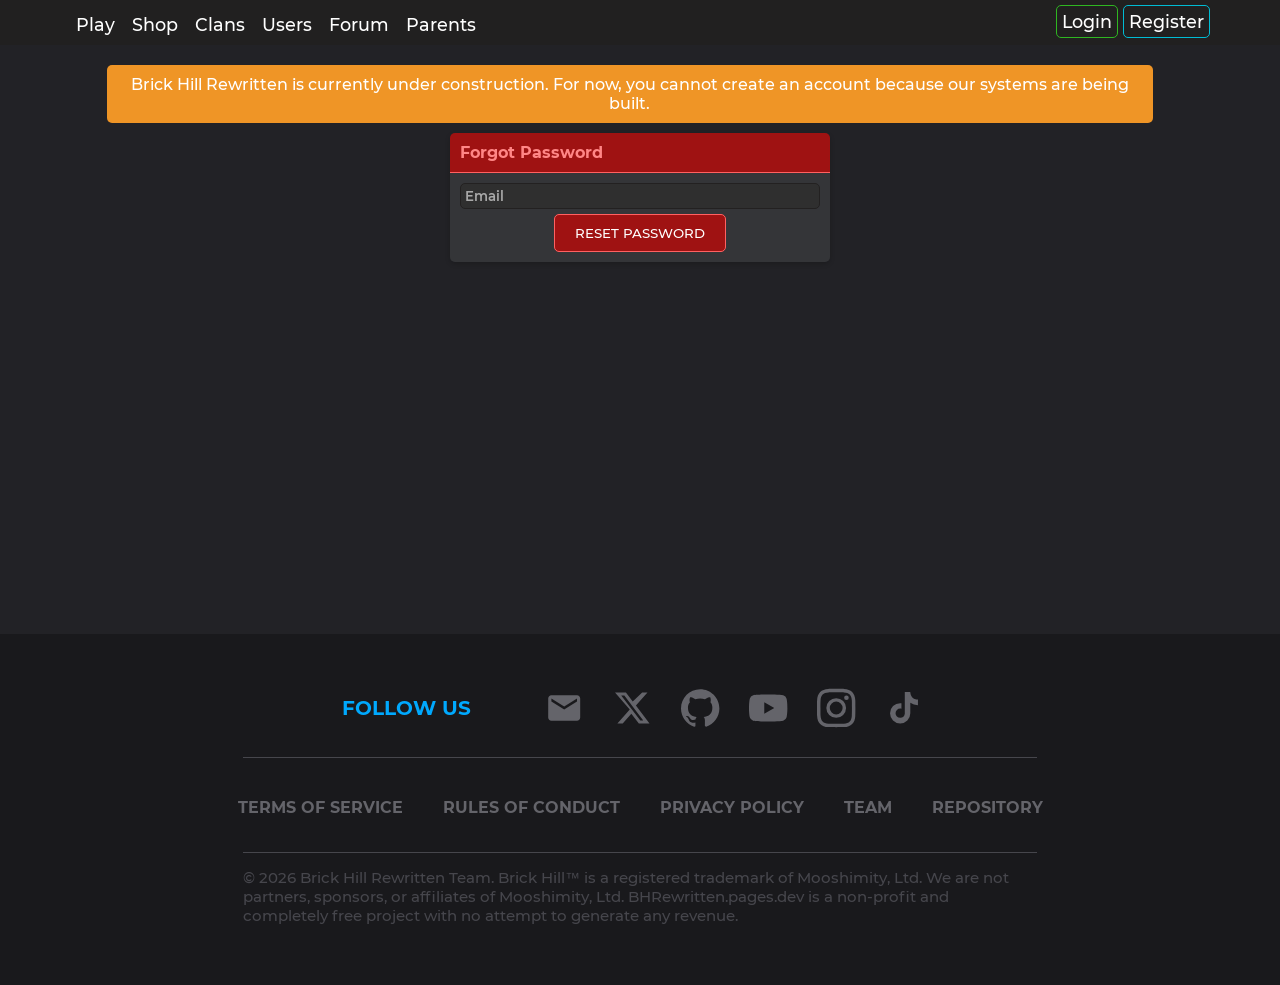
<file: password/forgot.html>
<!DOCTYPE html>
<html lang="en" class="theme-dark">
<head>

<meta charset="utf-8">
<meta name="viewport" content="width=device-width, initial-scale=1">
<meta name="theme-color" content="#00A9FE">
<meta name="og:image" content="cdn/favicon.ico">
<meta name="og:site_name" content="Brick Hill Rewritten">
<meta name="og:description" content="A platform built on its community where you can customise your avatar, create and play games, or just socialise with others!">
<meta name="csrf-token" content="A2PENEVIBz4i1ykmgfzzPBKnnveOtSTsAEjnSkka">
<meta name="user-data" data-authenticated="false">
<title>Forgot Password - Brick Hill Rewritten</title>
<meta name="og:title" content="Forgot Password - Brick Hill Rewritten">
<link href="cdn/favicon.ico" rel="icon">
<link href="cdn/css/c9a0705161b97f89816f.css" rel="stylesheet" type="text/css">
<link href="cdn/css/0ae4afbd7666558dc6c6.css" rel="stylesheet" type="text/css">
<link rel="stylesheet" href="https://use.fontawesome.com/releases/v5.6.3/css/all.css" crossorigin="anonymous">
<link rel="stylesheet" href="https://use.fontawesome.com/releases/v5.6.3/css/all.css" crossorigin="anonymous">
<script src="cdn/js/a7ee297bf1549559dc3f.js"></script>
<script src="cdn/js/2be524371fb890d9a658.js"></script>
<script src="cdn/js/d5fc6b02ce16b82664fd.js"></script>
<script src="cdn/js/fd81458147e6d5526c5d.js"></script>
<script src="cdn/js/57af023c87e71bf36f5a.js"></script>
<meta name="author" content="Brick Hill Rewritten">

<style>
body {
    background-color: #222226;
}

.static-footer-wrap { position: relative; }
.static-footer-wrap footer { position: relative !important; bottom: auto !important; }
.footer-social-icon { display: inline-block; width: 48px; height: 48px; fill: #64646a; vertical-align: middle; }
</style>
</head>
<body>

<nav>
<div class="primary">
<div class="grid">
<div class="push-left">
<ul>
<li>
<a href="/play">
Play
</a>
</li>
<li>
<a href="/shop">
Shop
</a>
</li>
<li>
<a href="/clans">
Clans
</a>
</li>
<li>
<a href="/users">
Users
</a>
</li>
<li>
<a href="/forum">
Forum
</a>
</li>
<li>
<a href="/parents">
Parents
</a>
</li>
</ul>
</div>
<div class="nav-user push-right" id="info">
<div class="username login-buttons">
<a href="/login" class="login-button">Login</a>
<a href="/register" class="register-button">Register</a>
</div>
</div>
</div>
</div>
</nav>

         <div class="col-10-12 push-1-12">
            <div class="alert warning">Brick Hill Rewritten is currently under construction. For now, you cannot create an account because our systems are being built.</div>
        </div><br>
<div class="main-holder grid">
<notification id="notification-v" class="notification"></notification>

<div class="col-1-3 push-1-3">
<div class="card">
<div class="top red">
Forgot Password
</div>
<div class="content" style="text-align:center;">
<form method="POST" action="/password/forgot">
<input type="hidden" name="_token" value="A2PENEVIBz4i1ykmgfzzPBKnnveOtSTsAEjnSkka" autocomplete="off">
<input type="email" name="email" placeholder="Email" required autofocus style="width:100%;box-sizing:border-box;">
<div style="height:5px;"></div>
<button type="submit" class="red">
Reset Password
</button>
</form>
</div>
</div>
</div>

</div>

<div class="static-footer-wrap new-theme">
<footer>
  <div class="footer-social very-bold flex">
    <p class="blue-text no-mobile">FOLLOW US</p>

    <a href="mailto:bhrewritten@gmail.com" target="_blank">
      <svg class="footer-social-icon" viewBox="0 0 24 24" xmlns="http://www.w3.org/2000/svg">
        <path d="M20 4H4c-1.1 0-1.99.9-1.99 2L2 18c0 1.1.9 2 2 2h16c1.1 0 2-.9 2-2V6c0-1.1-.9-2-2-2zm0 4l-8 5-8-5V6l8 5 8-5v2z"/>
      </svg>
    </a>

    <a href="https://x.com/bhrewritten" target="_blank">
      <svg class="footer-social-icon" viewBox="0 0 24 24" xmlns="http://www.w3.org/2000/svg">
        <path d="M18.244 2.25h3.308l-7.227 8.26 8.502 11.24H16.17l-4.714-6.231-5.401 6.231H2.744l7.737-8.835L1.254 2.25H8.08l4.253 5.622 5.91-5.622zm-1.161 17.52h1.833L7.084 4.126H5.117z"/>
      </svg>
    </a>

    <a href="https://github.com/luizcsx/bhrewritten" target="_blank">
      <svg class="footer-social-icon" viewBox="0 0 24 24" xmlns="http://www.w3.org/2000/svg">
        <path d="M12 .297c-6.63 0-12 5.373-12 12 0 5.303 3.438 9.8 8.205 11.385.6.113.82-.258.82-.577 0-.285-.01-1.04-.015-2.04-3.338.724-4.042-1.61-4.042-1.61C4.422 18.07 3.633 17.7 3.633 17.7c-1.087-.744.084-.729.084-.729 1.205.084 1.838 1.236 1.838 1.236 1.07 1.835 2.809 1.305 3.495.998.108-.776.417-1.305.76-1.605-2.665-.3-5.466-1.332-5.466-5.93 0-1.31.465-2.38 1.235-3.22-.135-.303-.54-1.523.105-3.176 0 0 1.005-.322 3.3 1.23.96-.267 1.98-.399 3-.405 1.02.006 2.04.138 3 .405 2.28-1.552 3.285-1.23 3.285-1.23.645 1.653.24 2.873.12 3.176.765.84 1.23 1.91 1.23 3.22 0 4.61-2.805 5.625-5.475 5.92.42.36.81 1.096.81 2.22 0 1.606-.015 2.896-.015 3.286 0 .315.21.69.825.57C20.565 22.092 24 17.592 24 12.297c0-6.627-5.373-12-12-12"/>
      </svg>
    </a>

    <a href="https://www.youtube.com/@bhrewritten" target="_blank">
      <svg class="footer-social-icon" viewBox="0 0 24 24" xmlns="http://www.w3.org/2000/svg">
        <path d="M23.498 6.186a3.016 3.016 0 0 0-2.122-2.136C19.505 3.545 12 3.545 12 3.545s-7.505 0-9.377.505A3.017 3.017 0 0 0 .502 6.186C0 8.07 0 12 0 12s0 3.93.502 5.814a3.016 3.016 0 0 0 2.122 2.136c1.871.505 9.376.505 9.376.505s7.505 0 9.377-.505a3.015 3.015 0 0 0 2.122-2.136C24 15.93 24 12 24 12s0-3.93-.502-5.814zM9.545 15.568V8.432L15.818 12l-6.273 3.568z"/>
      </svg>
    </a>

    <a href="https://instagram.com/bhrewritten" target="_blank">
      <svg class="footer-social-icon" viewBox="0 0 24 24" xmlns="http://www.w3.org/2000/svg">
        <path d="M12 2.163c3.204 0 3.584.012 4.85.07 3.252.148 4.771 1.691 4.919 4.919.058 1.265.069 1.645.069 4.849 0 3.205-.012 3.584-.069 4.849-.149 3.225-1.664 4.771-4.919 4.919-1.266.058-1.644.07-4.85.07-3.204 0-3.584-.012-4.849-.07-3.26-.149-4.771-1.699-4.919-4.92-.058-1.265-.07-1.644-.07-4.849 0-3.204.013-3.583.07-4.849.149-3.227 1.664-4.771 4.919-4.919 1.266-.057 1.645-.069 4.849-.069zM12 0C8.741 0 8.333.014 7.053.072 2.695.272.273 2.69.073 7.052.014 8.333 0 8.741 0 12c0 3.259.014 3.668.072 4.948.2 4.358 2.618 6.78 6.98 6.98C8.333 23.986 8.741 24 12 24c3.259 0 3.668-.014 4.948-.072 4.354-.2 6.782-2.618 6.979-6.98.059-1.28.073-1.689.073-4.948 0-3.259-.014-3.667-.072-4.947-.196-4.354-2.617-6.78-6.979-6.98C15.668.014 15.259 0 12 0zm0 5.838a6.162 6.162 0 1 0 0 12.324 6.162 6.162 0 0 0 0-12.324zM12 16a4 4 0 1 1 0-8 4 4 0 0 1 0 8zm6.406-11.845a1.44 1.44 0 1 0 0 2.881 1.44 1.44 0 0 0 0-2.881z"/>
      </svg>
    </a>

    <a href="https://tiktok.com/@bhrewritten" target="_blank">
      <svg class="footer-social-icon" viewBox="0 0 24 24" xmlns="http://www.w3.org/2000/svg">
        <path d="M19.59 6.69a4.83 4.83 0 0 1-3.77-4.25V2h-3.45v13.67a2.89 2.89 0 0 1-2.88 2.5 2.89 2.89 0 0 1-2.89-2.89 2.89 2.89 0 0 1 2.89-2.89c.28 0 .54.04.79.1V9.01a6.33 6.33 0 0 0-.79-.05 6.34 6.34 0 0 0-6.34 6.34 6.34 6.34 0 0 0 6.34 6.34 6.34 6.34 0 0 0 6.33-6.34V8.69a8.18 8.18 0 0 0 4.78 1.52V6.76a4.85 4.85 0 0 1-1.01-.07z"/>
      </svg>
    </a>
  </div>

  <div class="footer-divider"></div>

  <div class="footer-links flex">
    <a href="/terms">TERMS OF SERVICE</a>
    <a href="/rules">RULES OF CONDUCT</a>
    <a href="/privacy">PRIVACY POLICY</a>
    <a href="/team">TEAM</a>
    <a href="https://github.com/luizcsx/bhrewritten">REPOSITORY</a>
  </div>

  <div class="footer-divider"></div>

  <p class="footer-copyright">
    &copy; <script>document.write(new Date().getFullYear())</script> Brick Hill Rewritten Team. Brick Hill&trade; is a registered trademark of Mooshimity, Ltd. We are not partners, sponsors, or affiliates of Mooshimity, Ltd. BHRewritten.pages.dev is a non-profit and completely free project with no attempt to generate any revenue.
  </p>
</footer>
</div>

</body>
</html>
</file>
<file: cdn/css/c9a0705161b97f89816f.css>
.flex-container,.fp {
    display: flex
}

.flex-container.flex-column,.fp.flex-column {
    flex-direction: column
}

.flex-container .flex-child,.flex-container .fc,.fp .flex-child,.fp .fc {
    flex: 1
}

.flex-container .flex-child.center-self,.flex-container .fc.center-self,.fp .flex-child.center-self,.fp .fc.center-self {
    align-self: center
}

.flex-container.content-center,.fp.content-center {
    justify-content: center
}

.flex-container .flex-card,.fp .flex-card {
    display: flex;
    flex: 1
}

.flex-container .flex-card.content,.fp .flex-card.content {
    flex: 1
}

.overflow-auto {
    overflow: auto
}

.block {
    display: block
}

.text-right {
    text-align: right
}

.text-left {
    text-align: left
}

.circle {
    border-radius: 50%
}

.unselectable {
    user-select: none
}

.ellipsis {
    text-overflow: ellipsis;
    overflow: hidden;
    white-space: nowrap
}

.no-right-rad,div.no-right-rad,label.no-right-rad {
    border-top-right-radius: 0;
    border-bottom-right-radius: 0
}

.no-rad,div.no-rad,label.no-rad {
    border-radius: 0
}

.no-left-rad,div.no-left-rad,label.no-left-rad {
    border-top-left-radius: 0;
    border-bottom-left-radius: 0
}

.absolute {
    position: absolute
}

.absolute.right {
    right: 0
}

.absolute.left {
    left: 0
}

.absolute.top {
    top: 0
}

.absolute.bottom {
    bottom: 0
}

.f-right {
    float: right
}

.f-left {
    float: left
}

html,body {
    margin: 0;
    padding: 0
}

body {
    position: relative;
    min-height: 100vh
}

li:not(.normal) {
    list-style: none
}

ol:not(.normal),ul:not(.normal) {
    padding: 0;
    margin: 0
}

* {
    box-sizing: border-box
}

a {
    text-decoration: none;
    color: inherit
}

button,input,textarea,option,select {
    font-family: Montserrat,sans-serif;
    font-weight: 500
}

button {
    font-weight: inherit
}

button:focus,select:focus {
    outline: none
}

@font-face {
    font-family: montserrat;
    font-weight: 500;
    src: url(font/6fd836a65acf6d59bd2f.woff2)
}

@font-face {
    font-family: montserrat;
    font-weight: 600;
    src: url(font/c18b4ac34e93857f7437.woff2) format("woff2"),url(font/27dfd575571f017cc9a7.ttf) format("ttf")
}

@font-face {
    font-family: montserrat;
    font-weight: 700;
    src: url(font/66fd2310725b78026454.woff2) format("woff2"),url(font/68c8d686f4b0d91b92f1.ttf) format("ttf")
}

body {
    font-family: Montserrat,sans-serif;
    font-weight: 500;
    color: #fff;
    background-color: #242426
}

nav {
    width: 100%;
    overflow: auto;
    margin-bottom: 20px;
    z-index: 2
}

nav div.primary {
    overflow: auto;
    background-color: #212020;
    color: #fff;
    font-size: 1.1em;
    padding-top: 6px
}

nav div.primary ul li a:hover {
    border-color: red;
    border-color: #fff
}

nav div.secondary {
    overflow: auto;
    background-color: #2e2f32;
    color: #d6e5ee;
    font-size: .9em;
    padding-top: 0
}

nav div.secondary ul li a:hover {
    border-color: red;
    border-color: #fff
}

nav .info {
    border-radius: 5px;
    padding: 5px 10px;
    background-color: #2e2f32;
    display: inline-block
}

nav .info a {
    font-size: .8em;
    display: inline-block;
    padding: 0 10px
}

nav .push-left,nav .push-right {
    display: inline-block
}

nav .push-left {
    vertical-align: top
}

nav .push-right {
    vertical-align: bottom
}

nav .username {
    margin: 5px 0 0 15px;
    float: right;
    cursor: pointer
}

nav .username .username-holder {
    max-width: 125px
}

nav .username i {
    vertical-align: text-top;
    margin-left: 4px
}

@media handheld,only screen and (max-width: 767px) {
    nav {
        text-align:center
    }

    nav .grid {
        padding-left: 10px
    }

    nav .nav-user {
        text-align: center;
        float: none
    }

    nav .username {
        float: none;
        margin-bottom: 5px
    }

    nav .username.login-buttons {
        margin-bottom: 10px
    }
}

nav div ul {
    overflow: auto;
    list-style: none
}

nav div ul li {
    display: inline-block;
    padding: 0 1px
}

nav div ul li a {
    display: inline-block;
    padding: 8px 5px;
    border-bottom: 2px solid transparent
}

.login-button {
    border: 1px solid #2fb621;
    color: #fff;
    padding: 5px;
    border-radius: 5px;
    transition: background-color 50ms linear
}

.login-button:hover {
    background-color: #2fb621
}

.register-button {
    border: 1px solid #00bcd4;
    color: #fff;
    padding: 5px;
    border-radius: 5px;
    transition: background-color 50ms linear
}

.register-button:hover {
    background-color: #00bcd4
}

.notif,.nav-notif {
    margin-top: -4px;
    float: right;
    background-color: #c61400;
    padding: 2px 4px;
    color: #fff;
    font-size: .6em;
    font-weight: 600;
    border-radius: 5px
}

.side-ad {
    padding-top: 50px;
    padding-left: 50px;
    padding-right: 50px;
    position: absolute;
    display: none
}

@media only screen and (min-width: 1500px) {
    .side-ad {
        display:block
    }
}

@media only screen and (max-width: 1800px) {
    .side-ad {
        padding-left:10px;
        padding-right: 10px
    }
}

.card {
    border-radius: 5px;
    overflow: auto;
    box-shadow: 0 2px 5px #0003
}

.card .top:not(.absolute) {
    overflow: auto;
    padding: 10px;
    font-weight: 700;
    border-bottom: 1.5px solid;
    color: #fff;
    background-color: #3b3c40;
    border-color: #2d2e31
}

.card .top:not(.absolute).green {
    color: #54a84a;
    background-color: #0a5812;
    border-color: #54a84a
}

.card .top:not(.absolute).blue {
    color: #869eff;
    background-color: #134b7b;
    border-color: #869eff
}

.card .top:not(.absolute).red {
    color: #ff8686;
    background-color: #9f1212;
    border-color: #ff6161
}

.card .top:not(.absolute).orange {
    color: #e5c765;
    background-color: #9f7e12;
    border-color: #e5c765
}

.card .content {
    height: inherit;
    overflow: auto;
    padding: 10px;
    background-color: #343538
}

.card .border {
    border: 1px solid #dcdcdc
}

.card .name {
    overflow: hidden;
    color: #d2d2d2;
    font-weight: 600;
    display: inline-block
}

.card .creator {
    overflow: hidden;
    color: #dfdfdf;
    font-size: .9em
}

.card .thumbnail {
    padding: 20px;
    text-align: center;
    background-color: #233036
}

.card .thumbnail.no-padding {
    padding: 0
}

.card .thumbnail img {
    height: 100%;
    width: 100%;
    display: block
}

.card .thumbnail.dark {
    background-color: #2d2e31
}

.card .footer {
    border-top: 1px solid #212121;
    padding: 10px;
    background-color: #2f2f2f
}

.card .footer .playing {
    text-align: right;
    color: #af1111;
    font-weight: 600
}

.card:not(.no-margin) {
    margin-bottom: 10px
}

.label {
    font-size: .9em;
    font-weight: 500;
    color: #e6e6e6
}

.label.dark {
    color: #d2d2d2
}

.label.dark-grey {
    color: #c4c4c4
}

.label.black {
    color: #fff
}

.label.small {
    font-size: .8em
}

button:not(.plain),.button:not(.plain) {
    text-align: center;
    padding: 10px 20px;
    border-radius: 5px;
    border: 1px solid;
    display: inline-block;
    text-transform: uppercase;
    color: #fff;
    background-color: #d0d0d0;
    border-color: #adadad
}

button:not(.plain):not([disabled]).blue,.button:not(.plain):not([disabled]).blue {
    color: #fff;
    background-color: #134b7b;
    border-color: #869eff
}

button:not(.plain):not([disabled]).green,.button:not(.plain):not([disabled]).green {
    color: #fff;
    background-color: #0a5812;
    border-color: #54a84a
}

button:not(.plain):not([disabled]).red,.button:not(.plain):not([disabled]).red {
    color: #fff;
    background-color: #9f1212;
    border-color: #ff6161
}

button:not(.plain):not([disabled]).orange,.button:not(.plain):not([disabled]).orange {
    color: #fff;
    background-color: #9f7e12;
    border-color: #e5c765
}

button:not(.plain):not([disabled]).hgreen,.button:not(.plain):not([disabled]).hgreen {
    color: #54a84a;
    background-color: #0a5812;
    border-color: #54a84a
}

button:not(.plain):not([disabled]).hblue,.button:not(.plain):not([disabled]).hblue {
    color: #869eff;
    background-color: #134b7b;
    border-color: #869eff
}

button:not(.plain):not([disabled]).hred,.button:not(.plain):not([disabled]).hred {
    color: #ff8686;
    background-color: #9f1212;
    border-color: #ff6161
}

button:not(.plain):not([disabled]).horange,.button:not(.plain):not([disabled]).horange {
    color: #e5c765;
    background-color: #9f7e12;
    border-color: #e5c765
}

button:not(.plain):not([disabled]).bits,.button:not(.plain):not([disabled]).bits {
    color: #fff;
    background-color: #f49b00;
    border-color: #f49b00
}

button:not(.plain):not([disabled]).bucks,.button:not(.plain):not([disabled]).bucks {
    color: #fff;
    background-color: #009624;
    border-color: #009624
}

button:not(.plain):not([disabled]).free,.button:not(.plain):not([disabled]).free {
    color: #fff;
    background-color: #6fb6db;
    border-color: #419dda
}

button[disabled],.button[disabled] {
    cursor: not-allowed!important
}

button.plain,.button.plain {
    border: 0;
    font-size: 1em;
    padding: 0
}

button.no-click,button.no-click[disabled],.button.no-click,.button.no-click[disabled] {
    cursor: default;
    color: #fff;
    background-color: #d0d0d0;
    border-color: #adadad
}

button:hover,.button:hover {
    cursor: pointer
}

button.no-cap,.button.no-cap {
    text-transform: inherit
}

button.flat,.button.flat {
    border-color: #0000
}

button.small,.button.small {
    padding: 5px 10px
}

button.purchase,.button.purchase {
    font-size: 15px;
    min-width: 100px
}

button.tab-button,.button.tab-button {
    font-weight: 600;
    font-size: 17px
}

button.tab-button.transparent,.button.tab-button.transparent {
    background-color: #0000;
    border-color: #0000;
    color: #fff
}

button.tab-button.transparent:hover,.button.tab-button.transparent:hover {
    background-color: #0000001a
}

.tab-buttons {
    margin-bottom: 10px
}

input,textarea {
    padding: 4px;
    color: #fff;
    border-radius: 5px;
    background-color: #2f2f2f;
    border: 1px solid #232121
}

input.rigid,textarea.rigid {
    border-radius: 2px;
    color: #797979;
    padding: 10px;
    background-color: #2f2c2c;
    border: 1px solid #232121
}

input::placeholder,textarea::placeholder {
    font-weight: 600;
    color: #a8a8a8
}

input:focus,textarea:focus {
    outline: none
}

.input-group {
    display: inline-flex;
    margin-bottom: 4px;
    overflow: auto;
    border-radius: 5px;
    border: 1px solid #232121
}

.input-group.fill {
    display: flex;
    align-items: stretch
}

.input-group.fill .input-button {
    flex: 0
}

.input-group.fill input,.input-group.fill textarea,.input-group.fill .input {
    flex: 1
}

.input-group.rigid {
    border-radius: 2px;
    color: #797979;
    padding: 10px;
    background-color: #2f2c2c;
    color: #fff;
    border: 1px solid #232121
}

.input-group input,.input-group textarea,.input-group .input-button {
    flex: 1;
    border-radius: 0;
    border: none
}

.input-group .input-button {
    border-left: 1px solid #869eff;
    color: #fff;
    background-color: #134b7b;
    padding: 4px 15px;
    font-size: 13.3px;
    font-weight: 600
}

.input-group .input-button:hover {
    cursor: pointer
}

.width-100 {
    display: block;
    width: 100%
}

.margin-5 {
    margin-bottom: 5px
}

.select,select {
    background-color: #2f2f2f;
    border-color: #232121;
    border-radius: 3px;
    font-weight: 600;
    padding: 8px;
    color: #fff
}

.select option,select option {
    color: #fff
}

.select.small-padding,select.small-padding {
    padding: 0 8px
}

.bits-text {
    color: #f49b00
}

.bucks-text {
    color: #009624
}

.free-text {
    color: #0f7bff
}

.offsale-text {
    color: #cacaca
}

.red-text {
    color: #ce1b1b
}

.blue-text {
    color: #196fb5
}

.green-text {
    color: #2fb621
}

.white-text {
    color: #fff
}

.light-gray-text {
    color: #9e9e9e
}

.gray-text {
    color: #d2d2d2
}

.agray-text {
    color: #dfdfdf
}

.dark-gray-text {
    color: #c4c4c4
}

.darkest-gray-text {
    color: #d4d4d4
}

.ablack-text {
    color: #d2d2d2
}

.select-color-text,.black-text {
    color: #fff
}

.favorite-text {
    color: #fcc100
}

.large-text {
    font-size: 2em
}

.medium-text {
    font-size: 1.5rem
}

.smedium-text {
    font-size: 1.2rem
}

.normal-text {
    font-size: 1rem
}

.small-text {
    font-size: .9rem
}

.smaller-text {
    font-size: .8rem
}

b,.bold {
    font-weight: 600
}

.very-bold {
    font-weight: 700
}

.cap-text {
    text-transform: uppercase
}

.center-text,.text-center {
    text-align: center
}

.pointer,.hover-cursor:hover {
    cursor: pointer
}

hr,.line {
    border: 0;
    height: 0;
    border-top: 1px solid #303133;
    border-bottom: 1px solid #303133
}

.alert {
    margin-bottom: 10px;
    border-radius: 5px;
    text-align: center;
    padding: 10px;
    color: #fff
}

.alert.success {
    background-color: #23d160
}

.alert.error {
    background-color: #ef263d
}

.alert.warning {
    background-color: #ef9526
}

.blockquote,blockquote {
    word-wrap: break-word;
    padding: 3px 0 3px 3px;
    border-left: 4px solid #eee;
    margin-left: 0
}

.blockquote.red,blockquote.red {
    border-color: #af1111
}

.blockquote.green,blockquote.green {
    border-color: #1d6918
}

.blockquote.blue,blockquote.blue {
    border-color: #1c4788
}

.blockquote.orange,blockquote.orange {
    border-color: #cab124
}

.tabs {
    margin-bottom: 10px
}

.tabs .tab {
    text-align: center;
    color: #fff;
    border-radius: 5px 5px 0 0;
    padding: 10px;
    background-color: #2c2d2f;
    border: 1px solid;
    border-color: #2f3033;
    font-size: 1.1rem
}

.tabs .tab.active {
    background-color: #343538;
    font-weight: 600;
    border-bottom: 1px solid transparent
}

.tabs .tab:hover {
    cursor: pointer
}

.tabs .tab-body {
    min-width: 100%;
    overflow: auto;
    padding: 10px;
    border: 1px solid #2f3033;
    border-top: 0;
    border-radius: 0 0 5px 5px;
    background-color: #343538
}

.tabs .tab-body:not(.active) {
    display: none
}

.button-tabs .button-tab:not(.active) {
    display: none
}

.vertical-tab {
    border-radius: 5px;
    list-style: none;
    overflow: hidden
}

.vertical-tab li,.vertical-tab .tab {
    border-left: 4px solid transparent;
    padding: 10px;
    transition: background-color .1s linear
}

.vertical-tab li.active,.vertical-tab .tab.active {
    border-color: #ce1b1b;
    background-color: #2c2d2f
}

.vertical-tab li:hover,.vertical-tab .tab:hover {
    cursor: pointer;
    border-color: #ce1b1b;
    background-color: #2c2d2f
}

.box {
    border: 1px solid #27282b;
    border-radius: 5px
}

.box.shaded {
    background-color: #2f3033
}

.box.img {
    text-align: center
}

.box.game-img {
    border: 0 transparent
}

.box.game-img img {
    border-radius: 5px;
    width: 100%;
    display: block
}

.box.item-img {
    padding: 50px;
    text-align: center
}

.box.item-img img {
    width: 100%
}

.box.item-img.special {
    border: 5px solid #ffd52d
}

.box.item-img.owns {
    border: 5px solid #4cb04c
}

.modal {
    position: fixed;
    z-index: 2000;
    left: 0;
    top: 0;
    width: 100%;
    height: 100%;
    overflow: auto;
    background-color: #0006
}

.modal .close {
    color: #aaa;
    float: right;
    font-size: 28px;
    font-weight: 700;
    margin-top: -10px
}

.modal .close:focus,.modal .close:hover {
    color: #000;
    text-decoration: none;
    cursor: pointer
}

.modal .modal-content {
    background-color: #343538;
    margin: 15% auto;
    padding: 20px;
    width: 20%;
    min-width: 250px
}

.modal .modal-buttons {
    display: flex;
    justify-content: center;
    margin-top: 20px
}

.modal .cancel-button {
    background-color: #fff;
    color: #000;
    border: 1px solid #b8b8b8
}

.hover-card:not(.thread-card) {
    height: 128px
}

.hover-card {
    transition: background-color .05s linear;
    border-radius: 5px;
    overflow: hidden
}

.hover-card:not(:last-of-type) {
    margin-bottom: 5px;
    margin-top: 5px
}

.hover-card:not(.np) {
    padding: 5px
}

.hover-card.viewed {
    background-color: #2e2f31
}

.hover-card:hover {
    background-color: #2c2d2f
}

.hover-card.clan .clan-logo {
    height: 100%;
    width: 10%;
    margin-right: 1%;
    float: left;
    min-width: 114px
}

.hover-card.clan .clan-logo img {
    height: 100%;
    width: 100%
}

.hover-card.clan .clan-stats {
    width: 86%;
    float: left
}

.hover-card .clan-description {
    overflow: hidden;
    max-height: 200px;
    display: -webkit-box;
    -webkit-box-orient: vertical;
    -webkit-line-clamp: 5;
    text-overflow: -o-ellipsis-lastline
}

.hover-card .data-trade {
    height: 100%
}

.more-popover {
    position: absolute;
    visibility: hidden;
    z-index: 1000;
    opacity: 0;
    transition: visibility .2s,opacity .2s linear
}

.more-popover.active {
    visibility: visible;
    opacity: 1
}

.more-popover li:not(:first-child):not(:last-child) * {
    border-radius: 0
}

.more-popover li:first-child * {
    border-radius: 5px 5px 0 0
}

.more-popover li:last-child * {
    border-radius: 0 0 5px 5px
}

.more-popover li:only-child * {
    border-radius: 5px
}

.more-popover ul {
    box-shadow: 0 2px 20px #0000004d;
    border-radius: 5px;
    list-style-type: none;
    top: -13px;
    position: relative;
    -webkit-user-select: none;
    -moz-user-select: none;
    -ms-user-select: none;
    user-select: none
}

.more-popover li {
    min-width: 125px
}

.more-popover li * {
    color: #000;
    background-color: #fff;
    border-radius: 5px;
    padding: 10px 0 10px 5px;
    display: block;
    transition: background-color .1s
}

.more-popover li :hover {
    background-color: #f4f4f4
}

.more-popover.user li * {
    background-color: #636363;
    color: #fff;
    padding-right: 70px
}

.more-popover.user li :hover {
    background-color: #585858
}

dropdown {
    display: none
}

#dropdown-v div,.dropdown {
    position: absolute;
    margin-right: 5px
}

.dropdown-content {
    position: absolute;
    z-index: 1000;
    visibility: hidden;
    opacity: 0;
    transition: visibility .2s,opacity .2s ease-in-out
}

.dropdown-content.active {
    display: block;
    visibility: visible;
    opacity: 1
}

.dropdown-content.logout-dropdown li * {
    color: #fff;
    background-color: #636363
}

.dropdown-content.logout-dropdown li :hover {
    background-color: #585858
}

.dropdown-content.logout-dropdown .dropdown-arrow {
    border-bottom: 7px solid #636363
}

.dropdown-content .dropdown-arrow {
    z-index: 500;
    left: 50%;
    margin-left: -7px;
    position: absolute;
    top: -20px;
    width: 0;
    height: 0;
    border-left: 7px solid transparent;
    border-right: 7px solid transparent;
    border-bottom: 7px solid #343538
}

.dropdown-content .user li * {
    background-color: #343538;
    color: #fff;
    padding-right: 70px
}

.dropdown-content li :hover {
    background-color: #2c2d2f
}

.dropdown-content li {
    cursor: pointer;
    min-width: 125px
}

.dropdown-content li * {
    background-color: #343538;
    padding: 10px 0 10px 5px;
    display: block;
    transition: background-color .1s
}

.dropdown-content li:only-child * {
    border-radius: 5px
}

.dropdown-content ul,.dropdown-content .dropdown-data {
    box-shadow: 0 2px 20px #0000004d;
    overflow-y: hidden;
    border-radius: 5px;
    list-style-type: none;
    top: -13px;
    position: relative;
    -webkit-user-select: none;
    -moz-user-select: none;
    -ms-user-select: none;
    user-select: none;
    background-color: #343538
}

.pages {
    text-align: center
}

.pages.red .page.active {
    color: #af1111
}

.pages.green .page.active {
    color: #1d6918
}

.pages.blue .page.active {
    color: #1c4788
}

.pages.orange .page.active {
    color: #cab124
}

.pages .page {
    color: #b8b8b8;
    padding: 5px;
    font-weight: 600;
    cursor: pointer
}

.pages .page:not(:last-child) {
    padding-right: 5px
}

.pages .page.active {
    color: #196fb5
}

.fieldset {
    border: 2px solid #999;
    border-radius: 3px
}

.fieldset legend {
    font-size: .9rem;
    text-transform: capitalize;
    color: #999;
    font-weight: 600
}

.fieldset.red {
    border-color: #fe5746
}

.fieldset.red legend {
    color: #fe5746
}

.fieldset.green {
    border-color: #7cdc83
}

.fieldset.green legend {
    color: #7cdc83
}

.m0 {
    margin: 0!important
}

.m1 {
    margin: 5px
}

.m2 {
    margin: 10px
}

.m3 {
    margin: 15px
}

.m4 {
    margin: 20px
}

.m5 {
    margin: 25px
}

.m6 {
    margin: 30px
}

.ml0 {
    margin-left: 0!important
}

.ml1 {
    margin-left: 5px
}

.ml2 {
    margin-left: 10px
}

.ml3 {
    margin-left: 15px
}

.ml4 {
    margin-left: 20px
}

.ml5 {
    margin-left: 25px
}

.ml6 {
    margin-left: 30px
}

.mr0 {
    margin-right: 0!important
}

.mr1 {
    margin-right: 5px
}

.mr2 {
    margin-right: 10px
}

.mr3 {
    margin-right: 15px
}

.mr4 {
    margin-right: 20px
}

.mr5 {
    margin-right: 25px
}

.mr6 {
    margin-right: 30px
}

.mt0 {
    margin-top: 0!important
}

.mt1 {
    margin-top: 5px
}

.mt2 {
    margin-top: 10px
}

.mt3 {
    margin-top: 15px
}

.mt4 {
    margin-top: 20px
}

.mt5 {
    margin-top: 25px
}

.mt6 {
    margin-top: 30px
}

.mb0 {
    margin-bottom: 0!important
}

.mb1 {
    margin-bottom: 5px
}

.mb2 {
    margin-bottom: 10px
}

.mb3 {
    margin-bottom: 15px
}

.mb4 {
    margin-bottom: 20px
}

.mb5 {
    margin-bottom: 25px
}

.mb6 {
    margin-bottom: 30px
}

.p0 {
    padding: 0!important
}

.p1 {
    padding: 5px
}

.p2 {
    padding: 10px
}

.p3 {
    padding: 15px
}

.p4 {
    padding: 20px
}

.p5 {
    padding: 25px
}

.p6 {
    padding: 30px
}

.pl0 {
    padding-left: 0!important
}

.pl1 {
    padding-left: 5px
}

.pl2 {
    padding-left: 10px
}

.pl3 {
    padding-left: 15px
}

.pl4 {
    padding-left: 20px
}

.pl5 {
    padding-left: 25px
}

.pl6 {
    padding-left: 30px
}

.pr0 {
    padding-right: 0!important
}

.pr1 {
    padding-right: 5px
}

.pr2 {
    padding-right: 10px
}

.pr3 {
    padding-right: 15px
}

.pr4 {
    padding-right: 20px
}

.pr5 {
    padding-right: 25px
}

.pr6 {
    padding-right: 30px
}

.pt0 {
    padding-top: 0!important
}

.pt1 {
    padding-top: 5px
}

.pt2 {
    padding-top: 10px
}

.pt3 {
    padding-top: 15px
}

.pt4 {
    padding-top: 20px
}

.pt5 {
    padding-top: 25px
}

.pt6 {
    padding-top: 30px
}

.pb0 {
    padding-bottom: 0!important
}

.pb1 {
    padding-bottom: 5px
}

.pb2 {
    padding-bottom: 10px
}

.pb3 {
    padding-bottom: 15px
}

.pb4 {
    padding-bottom: 20px
}

.pb5 {
    padding-bottom: 25px
}

.pb6 {
    padding-bottom: 30px
}

.search-user-card {
    height: 100px
}

.search-user-card img {
    height: 80px;
    width: 80px;
    margin-right: 10px
}

.search-user-card .description {
    display: -webkit-box;
    -webkit-line-clamp: 3;
    -webkit-box-orient: vertical;
    overflow: hidden;
    width: 80%;
    white-space: normal
}

.clan-img-holder {
    border-radius: 5px;
    background-color: #2d2e31;
    width: 225px;
    height: 225px
}

.clan-img-holder img {
    height: 100%;
    width: 100%
}

.clan-edit-ranks table h5 {
    margin-bottom: 0;
    margin-top: 5px
}

.edit-member .clan-member {
    position: relative;
    padding-bottom: 0
}

.clan-member {
    display: inline-block;
    padding: 12px;
    text-align: center
}

.edit-member select {
    width: 25%;
    display: block;
    min-width: 115px;
    font-size: 14px
}

.clan-relation .clan-name {
    position: absolute;
    top: 50%;
    transform: translateY(-50%);
    margin-left: 5px;
    max-width: 145px
}

.clan-relation .clan-form {
    display: inline-block;
    position: absolute;
    top: 50%;
    transform: translateY(-65%);
    margin-left: 150px
}

.slick-slide {
    display: inline-block
}

.carousel {
    overflow: hidden;
    position: relative
}

.carousel ul li {
    display: inline-block
}

.carousel-button {
    position: absolute;
    top: 50%;
    transform: translateY(-50%);
    border-radius: 3px;
    padding: 5px;
    transition: background-color .1s linear;
    z-index: 999
}

.carousel-button:hover {
    background-color: #0000001a
}

.carousel-button.left {
    border-left: 0;
    left: 0
}

.carousel-button.right {
    border-right: 0;
    right: 0
}

.forum-links .inline {
    display: inline-block
}

.forum-links .content {
    overflow: hidden
}

.forum-links a {
    color: #d2d2d2;
    padding: 0 10px
}

.forum-links .inline .inline {
    display: inline-block
}

.m0.thread-card {
    padding: 10px;
    border-radius: 0
}

.divide {
    width: 1px;
    height: 100%;
    background-color: #303133;
    padding: 10px 1px 10px 0
}

.forum-tag {
    position: relative;
    background: #303133;
    border-radius: 4px;
    padding: 6px 8px;
    color: #fff;
    float: right
}

.forum-tag:after {
    right: 100%;
    top: 50%;
    border: solid transparent;
    content: " ";
    height: 0;
    width: 0;
    position: absolute;
    border-right-color: #303133;
    border-width: 5px;
    margin-top: -5px
}

.thread-label {
    font-size: .6em;
    color: #fff;
    margin-right: 4px;
    padding: 4px;
    border-radius: 4px
}

.thread-label.blue {
    background-color: #869eff
}

.thread-label.green {
    background-color: #54a84a
}

.thread-label.red {
    background-color: #ff8686
}

.thread-label.orange {
    background-color: #e5c765
}

.thread {
    overflow: auto;
    margin-bottom: 10px
}

.thread-row {
    position: relative;
    overflow: auto
}

.thread-row .p {
    word-wrap: break-word;
    margin-bottom: 10px
}

.thread-row:last-child {
    border-bottom: 0
}

@media handheld,only screen and (max-width: 767px) {
    .forum-links .content {
        overflow-x:scroll
    }

    .forum-links {
        display: block
    }
}

.content .board div.stat {
    text-align: center;
    padding-top: 20px;
    padding-right: 0
}

.stat .title {
    font-weight: 500;
    font-size: .9em;
    color: #d2d2d2
}

.board-info a {
    color: #d2d2d2
}

.card .topic div.stat {
    padding-right: 0
}

.board-info {
    height: 60px
}

.forum-bar a {
    color: #d4d4d4
}

.forum-bar .fa-angle-double-right {
    color: #bababa;
    padding: 0 5px
}

.forum-options {
    color: #9e9e9e
}

.admin-forum-options a,.admin-forum-options button {
    color: #9e9e9e;
    display: inline-block;
    text-decoration: none;
    font-weight: 500;
    font-size: 16px;
    background-color: #0000;
    border: none;
    padding: 0 20px 0 0
}

.admin-forum-options form {
    display: inline-block
}

.report:hover {
    color: #c60000;
    cursor: pointer
}

.forum-reply:hover {
    color: #196fb5
}

.forum-quote:hover {
    color: #2fb621
}

.membership-holder .membership-header {
    min-height: 128px;
    position: relative
}

.membership-holder .membership-header.ace {
    background-color: #dc0f18
}

.membership-holder .membership-header.royal {
    background-color: #e08733
}

.membership-holder .membership-icon {
    transform: scale(2);
    margin: 18px 0 0 18px
}

.membership-holder .membership-text {
    margin-left: 60px;
    margin-top: 10px;
    display: inline-block
}

.membership-holder .membership-perks div {
    padding-bottom: 5px
}

.membership-holder .membership-bkg {
    position: absolute;
    right: 0
}

.membership-holder .membership-items {
    position: absolute;
    right: 0;
    height: 128px
}

.membership-buttons {
    padding: 10px;
    border: 1px solid #232121;
    border-top: 0;
    text-align: center
}

.membership-buttons .membership-button {
    position: relative;
    display: inline-flex;
    align-items: center;
    justify-content: center;
    height: 100px;
    padding-right: 0;
    margin: 0 12px;
    width: calc(33.3% - 30px)
}

@media handheld,only screen and (max-width: 767px) {
    .membership-buttons .membership-button {
        width:100%;
        margin: 0 0 10px
    }
}

.membership-buttons .membership-button.gray {
    cursor: default;
    background: linear-gradient(0deg,#636363 0%,#8b8b8b 100%)
}

.membership-buttons .membership-button.ace {
    background: linear-gradient(0deg,#DC0F18 0%,#FE292B 100%)
}

.membership-buttons .membership-button.royal {
    background: linear-gradient(0deg,#E08733 0%,#F4A244 100%)
}

.membership-buttons .membership-button.bucks {
    background: linear-gradient(0deg,#00832C 0%,#00AD39 100%)
}

.membership-buttons .membership-button .membership-average {
    width: 100%;
    position: absolute;
    bottom: 0;
    padding: 5px
}

.membership-buttons .membership-button .membership-average.gray {
    background-color: #535353
}

.membership-buttons .membership-button .membership-average.ace {
    background-color: #a70d13
}

.membership-buttons .membership-button .membership-average.royal {
    background-color: #a96626
}

.membership-buttons .membership-length {
    position: absolute;
    transform: translateY(-125%)
}

.membership-buttons .membership-month {
    margin: 5px 0 0 2px
}

.membership-buttons .bucks-amount {
    position: absolute;
    transform: translateY(-50%)
}

.membership-buttons .bucks-price {
    position: absolute;
    transform: translateY(50%)
}

@media(max-width: 1100px) {
    .membership-bkg,.membership-items {
        display:none
    }
}

.payment-form-simple {
    margin-bottom: 10px
}

.payment-form-options {
    margin-top: -5px
}

.payment-form-options .payment-form-spacer {
    margin-bottom: 10px
}

.payment-form-options .payment-form-spacer img {
    position: relative;
    top: 6px;
    width: 40px
}

.lottery-winners .lottery-winner {
    max-width: 128px;
    margin: 0 10px
}

.lottery-winners img {
    width: 128px
}

.lottery-button.plain {
    padding: 15px 50px;
    margin-top: 10px;
    background: linear-gradient(0deg,#00832C 0%,#00AD39 100%)
}

.grid .col-1-4.set {
    padding-left: 10px;
    padding-right: 10px
}

.grid .col-1-4.set .thumbnail img {
    max-height: 144px
}

.card .game-name {
    height: 25px;
    display: block
}

.download-page {
    color: #fff
}

.download-page .splash {
    width: 500px;
    height: 423px;
    position: absolute;
    right: 0;
    top: 0
}

.download-page a.download {
    text-decoration: none
}

.download-page a.download h5 {
    margin: 0
}

.download-page a.download:hover button {
    cursor: pointer;
    box-shadow: 0 2px 5px #0003
}

.download-page .holder {
    position: relative
}

.download-page .holder.legacy button.nh-button {
    border-color: #95b90b;
    background-color: #0000;
    padding: 0 10px
}

.download-page .holder.legacy {
    height: 423px
}

.download-page .holder.experimental {
    background: linear-gradient(90deg,rgb(0,145,236) 0%,rgb(1,169,254) 50%,rgb(88,198,254) 100%)
}

.download-page .holder.experimental .grid {
    padding-top: 50px;
    position: relative;
    padding-bottom: 0
}

.download-page .buy-button-holder {
    margin-top: 150px
}

.download-page .holder.blogs {
    background: linear-gradient(180deg,rgb(36,36,38) 0%,rgb(19,19,21) 100%)
}

.download-page .holder.experimental .buy-button {
    position: relative;
    border-radius: 2px;
    border: none;
    background-color: #fff;
    font-size: 2.3em;
    color: #01a9fe;
    padding: 20px 40px
}

.download-page .buy-button div {
    color: #a6a6ad;
    font-size: 15px;
    font-weight: 500;
    text-transform: initial
}

.download-page .other-versions {
    padding: 15px;
    cursor: pointer;
    margin-bottom: 25px
}

.download-page .workshop-brick {
    float: left;
    max-width: 100%;
    width: 350px;
    height: 218px
}

.download-page .brick-text {
    padding-top: 50px
}

.download-page .detailed-info {
    position: relative;
    display: inline-flex;
    align-items: center;
    justify-content: center;
    padding-right: 0;
    margin: 0 8px 50px;
    width: calc(33.3% - 20px)
}

.download-page .detailed-info img {
    height: 100%;
    width: 100%
}

.download-page .detailed-info .creator {
    font-style: italic;
    color: #cbcbd3;
    height: 0;
    overflow: hidden;
    transition: height .1s
}

.download-page .detailed-info:hover .creator {
    height: 20px
}

.download-page .detailed-info img {
    border-radius: 2px
}

.download-page .bottom-text {
    width: 100%;
    position: absolute;
    bottom: 0;
    left: 0;
    padding: 12px 12px 9px;
    background-color: #403f3f7a;
    color: #fff
}

.download-page .tile2 {
    display: inline;
    position: absolute;
    width: 452px;
    height: 322px;
    border-radius: 2px;
    z-index: 4;
    right: -139px;
    content: url(images/0abbf3621c342dd99bf5.png);
}

.download-page .tile4 {
    display: inline;
    position: absolute;
    border-radius: 2px;
    content: url(images/9e693e9de915c6b618f1.png);
}

.download-page .workshop-brick {
    content: url(images/735f18f6c6504fe6fa7e.png);
}

.download-page .splash.shuttle {
    content: url(images/58143be7c2568468f410.png);
}

.download-page .performance-upgrades {
    content: url(images/54dd553ac066ac3043bd.png);
}

.download-page .mats-surfaces {
    content: url(images/c96d18d233631f66effe.png);
}

.download-page .intuitive-controls {
    content: url(images/f5e4c756c19e94905448.png);
}

.download-page .new-envs {
    content: url(images/61b70bd0dacc0083a29d.png)
}

.download-page .dynamic-lighting {
    content: url(images/83d34e1647ab4a3992f6.png)
}

.download-page .ongoing-dev {
    content: url(images/9ec9ad30157caded9bce.png)
}

@media handheld,only screen and (max-width: 1430px) {
    .download-page .tile2 {
        display:none
    }
}

@media handheld,only screen and (max-width: 1200px) {
    .download-page .tile4 {
        position:relative
    }
}

@media handheld,only screen and (max-width: 767px) {
    .download-page .tile4 {
        display:none
    }

    .download-page .detailed-info {
        margin: 0 0 8px;
        width: calc(50% - 3px)
    }
}

@media handheld,only screen and (max-width: 512px) {
    .download-page .detailed-info {
        margin:0 0 8px;
        width: 100%
    }

    .download-page .holder.experimental .buy-button {
        font-size: 1em
    }
}

@media handheld,only screen and (min-width: 1200px) {
    .download-page .tile4 {
        width:550px;
        height: 322px;
        top: -40px;
        right: -23px
    }
}

.shake {
    animation: shake .5s;
    animation-iteration-count: infinite;
    overflow: hidden
}

.bomb-overlay {
    position: absolute;
    height: 100%;
    width: 100%;
    z-index: 10000000;
    transition: background-color 1.5s ease-out
}

.bomb-overlay.white {
    background-color: #fff
}

@keyframes shake {
    0% {
        transform: translate(1px,1px) rotate(0)
    }

    10% {
        transform: translate(-1px,-2px) rotate(-1deg)
    }

    20% {
        transform: translate(-3px) rotate(1deg)
    }

    30% {
        transform: translate(3px,2px) rotate(0)
    }

    40% {
        transform: translate(1px,-1px) rotate(1deg)
    }

    50% {
        transform: translate(-1px,2px) rotate(-1deg)
    }

    60% {
        transform: translate(-3px,1px) rotate(0)
    }

    70% {
        transform: translate(3px,1px) rotate(-1deg)
    }

    80% {
        transform: translate(-1px,-1px) rotate(1deg)
    }

    90% {
        transform: translate(1px,2px) rotate(0)
    }

    to {
        transform: translate(1px,-2px) rotate(-1deg)
    }
}

.shop-categories {
    display: flex
}

.shop-categories .category {
    flex: 1;
    color: #d2d2d2;
    text-align: center
}

.shop-categories .category a:hover,.shop-categories .category.active {
    font-weight: 600;
    color: #dfdfdf;
    cursor: pointer
}

.card .item-creator {
    overflow: hidden;
    color: #dfdfdf;
    font-size: .9em
}

.item-page {
    position: relative
}

.comment {
    overflow: hidden;
    position: relative
}

.comment .user-link {
    position: relative
}

.comment img {
    width: 100%;
    max-width: 150px
}

.comment .comment-holder {
    white-space: normal
}

.card .item-card-details,.card .item-content {
    font-weight: 500;
    background-color: #2f3033;
    white-space: nowrap;
    overflow: hidden;
    text-overflow: ellipsis;
    border-top: 1px solid #303133;
    padding: 10px;
    max-height: 81px
}

.card .item-card-details .price,.card .item-content .price {
    overflow: hidden;
    padding-top: 4px;
    color: #515151
}

@media handheld,only screen and (max-width: 767px) {
    .shop-categories {
        overflow-x:scroll
    }

    .shop-categories .category {
        flex: none;
        font-size: 14px;
        display: inline-block;
        padding-right: 15px;
        padding-bottom: 10px
    }
}

@media handheld,only screen and (min-width: 767px) {
    .shop-bar {
        height:110px
    }

    .shop-bar .card {
        height: 100px
    }
}

.sellers .seller {
    position: relative
}

.sellers .seller .owner img {
    width: 100px;
    display: inline-block
}

.sellers .price {
    right: 0;
    position: absolute;
    top: 45%;
    transform: translateY(-50%)
}

.sellers .price .serial {
    font-size: .8em;
    color: #dfdfdf;
    text-align: right
}

.sellers .seller:not(:last-child) {
    padding-bottom: 5px;
    margin-bottom: 10px;
    border-bottom: 1px solid #303133
}

.tabs .tab-holder .tab-body .recommended-item {
    padding-left: 10px;
    padding-right: 10px;
    text-align: center
}

.file-img-box {
    border: 1px solid #d9d9d9;
    width: 156px;
    height: 156px;
    margin: auto auto 10px
}

.file-img-box img {
    height: 100%;
    width: 100%;
    box-sizing: content-box
}

.upload-preview-box img {
    height: 100%;
    margin: auto;
    box-sizing: content-box
}

.upload-preview-box {
    position: relative;
    border: 1px solid #d9d9d9;
    border-radius: 5px;
    text-align: center;
    padding: 5px;
    height: 256px;
    width: 256px;
    margin: auto
}

#upload-file-img,#upload-file-model {
    width: .1px;
    height: .1px;
    opacity: 0;
    overflow: hidden;
    position: absolute;
    z-index: -1
}

#upload-label {
    cursor: pointer;
    padding: 5px
}

.upload-label {
    display: block;
    margin-top: 5px;
    text-align: left;
    font-weight: 600
}

.upload-input {
    margin-bottom: 10px;
    display: block
}

.tfa-input-holder {
    margin-bottom: 5px
}

.tfa-input-holder input {
    margin: 3px;
    width: 26px
}

.recovery-code {
    margin-top: 5px;
    user-select: none
}

.recovery-code span {
    color: #0909a7
}

.old-theme.trade-picker {
    margin-top: 10px;
    overflow: hidden;
    overflow-y: scroll;
    border-radius: 5px;
    background-color: #343538;
    max-height: 1024px
}

.old-theme.trade-picker hr {
    margin: 4px
}

.old-theme.trade-picker .trade {
    height: 72px;
    position: relative;
    cursor: pointer
}

.old-theme.trade-picker .trade:hover {
    background-color: #2c2d2f
}

.old-theme.trade-picker .trade.selected {
    background-color: #2e2f31;
    border-left: 4px solid #ce1b1b
}

.old-theme.trade-picker .trade-status {
    position: absolute;
    bottom: 5px;
    right: 10px
}

.old-theme.trade-picker .trade-date {
    position: absolute;
    top: 5px;
    right: 10px
}

.old-theme.trade-picker .trade-user-thumbnail {
    float: left;
    width: 64px;
    margin: 4px
}

.user-description-box.closed {
    max-height: 100px;
    white-space: normal;
    overflow: hidden;
    position: relative
}

.user-description-box:not(.closed) .user-desc {
    padding-bottom: 24px
}

.toggle-user-desc {
    white-space: normal;
    word-break: break-word;
    min-height: 100px
}

.toggle-user-desc:not(.open):after {
    background-color: #343538;
    color: gray;
    position: absolute;
    content: "...";
    text-align: right;
    height: 24px;
    padding-left: 5px;
    bottom: -1px;
    right: 0;
    width: 100%
}

.read-more-desc {
    position: absolute;
    right: 0;
    bottom: -5px;
    padding: 0 5px 2px 0;
    margin-bottom: 1px;
    z-index: 1000;
    background-color: #343538
}

.read-more-desc:hover {
    cursor: pointer
}

.user-description-box {
    position: relative
}

.friends-list li {
    text-align: center;
    padding: 0 2px
}

.friends-list li div {
    width: 100%
}

.profile-card {
    width: 128px;
    overflow: hidden;
    text-overflow: ellipsis;
    display: inline-block;
    border-radius: 5px;
    transition: background-color 50ms linear;
    padding: 2px;
    text-align: center
}

.profile-card.award img {
    height: 128px;
    border: 1px solid #232121;
    border-radius: 5px
}

.profile-card:hover {
    background-color: #2c2d2f
}

.profile-card:not(.not-padded):not(:nth-child(3n)) {
    margin-right: 5px
}

.profile-card:not(.crate) img {
    height: 124px;
    width: 124px
}

.profile-card.crate img {
    width: 100%;
    border: 1px solid #232121;
    background-color: #343538;
    border-radius: 5px;
    padding: 5px
}

.profile-card.crate {
    padding: 7px;
    width: 100%
}

.profile-card.crate:not(:nth-child(5n)) {
    margin-right: 1px
}

.friend-card {
    width: 18.5%;
    overflow: hidden;
    text-overflow: ellipsis;
    display: inline-block;
    border-radius: 5px;
    transition: background-color 50ms linear;
    padding: 2px;
    text-align: center
}

.friend-card:hover {
    background-color: #2c2d2f
}

.friend-card img {
    height: 150px;
    width: 150px
}

.friend-card button {
    margin-top: 5px;
    margin-bottom: 5px
}

.trade-serial {
    position: absolute;
    margin: 4px;
    border-radius: 4px;
    padding: 3px;
    background-color: #343538;
    font-size: 15px
}

.status-dot {
    float: none;
    display: inline-block;
    margin-bottom: 3px;
    background-color: #a2a2a2;
    border-radius: 50%;
    width: 10px;
    height: 10px
}

.status-dot.online {
    background-color: #00ab00
}

.award-card {
    height: 128px
}

.award-card img {
    width: 128px;
    float: left;
    height: 100%;
    margin-right: 10px
}

.crate-types {
    border-right: 2px solid #232121;
    padding-right: 5px
}

.crate-types li {
    cursor: pointer;
    padding: 10px;
    transition: background-color .1s linear
}

.crate-types li:first-child {
    border-radius: 3px 3px 3px 0
}

.crate-types li:last-child {
    border-radius: 0 3px 3px
}

.crate-types .active,.crate-types :hover {
    background-color: #2c2d2f;
    border-left: 4px solid #ce1b1b
}

.crate-types :hover {
    background-color: #2c2d2f
}

.set-list .set-slider,.set-list .set-slider li,.set-list .set-slider ul {
    height: 100%
}

.set-list .set.active {
    display: block
}

.set-list .set:not(.active) {
    display: none
}

.set-list .set-title {
    font-weight: 600;
    font-size: 1.5rem
}

.set-list .set-stats {
    text-align: center;
    padding: 20px 20px 0
}

.set-list .set-stats li {
    width: 50%;
    display: inline-block
}

.set-list .set-stats li div:first-child {
    color: #797979
}

.slider-button {
    top: 175px;
    position: absolute;
    text-align: center;
    color: #000;
    z-index: 1000;
    padding: 5px;
    transition: background-color .1s linear
}

.slider-button:hover {
    background-color: #0000003d
}

.slider-button.left {
    border-radius: 0 3px 3px 0;
    border-left: 0
}

.slider-button.right {
    border-radius: 3px 0 0 3px;
    border-right: 0;
    right: 0
}

.register-checkbox {
    border-radius: 3px;
    border: 1px solid #d9d9d9;
    padding: 3px;
    margin: 0;
    width: 100%
}

select.register {
    width: 100%;
    -webkit-appearance: none;
    border: 1px solid #d9d9d9
}

select.register.no-rad {
    border-radius: 0;
    border-left: 0;
    border-right: 0
}

.avatar-card {
    width: 128px;
    overflow: hidden;
    text-overflow: ellipsis;
    display: inline-block;
    border-radius: 5px;
    padding: 2px;
    text-align: center
}

.avatar-card.crate {
    padding: 5px;
    width: 125px
}

.avatar-card.crate .img-holder {
    width: 100%;
    border: 1px solid #232121;
    border-radius: 5px;
    padding: 10px
}

.avatar-card.crate img {
    height: 95px;
    min-height: 95px
}

.avatar-card.crate:not(:nth-child(5n)) {
    margin-right: 1px
}

.loader {
    position: absolute;
    top: calc(50% - 25px);
    left: calc(50% - 25px);
    transform: translate(-50%,-50%);
    border: 3px solid #f3f3f3;
    border-top: 3px solid #3498db;
    border-radius: 50%;
    width: 50px;
    height: 50px;
    animation: spin 1.5s linear infinite
}

@keyframes spin {
    0% {
        transform: rotate(0)
    }

    to {
        transform: rotate(360deg)
    }
}

.outfit-overlay {
    position: absolute;
    left: 1px;
    z-index: 10;
    padding: 5px;
    opacity: .87;
    background-color: #343538;
    width: calc(100% - 5px);
    height: calc(100% - 29px)
}

.outfit-overlay:not(.active) {
    display: none
}

.outfit-overlay li {
    font-size: 12px;
    padding: 5px;
    margin: 0 4px 5px;
    border-radius: 5px;
    transition: background-color .1s linear;
    cursor: pointer
}

.outfit-overlay li:hover {
    background-color: #869eff
}

.item-types {
    margin-bottom: 10px
}

.item-types a {
    font-size: 14.7px;
    cursor: pointer
}

.item-types a.active {
    font-weight: 600
}

.item-types a:not(.active):hover {
    text-decoration: underline
}

.settings input {
    width: 100%;
    box-sizing: border-box;
    margin-bottom: 5px
}

.settings select {
    min-width: 0;
    height: 30px;
    padding: 0 8px
}

.settings .tfa-qr-code svg {
    width: 90%!important
}

[class*=grid],[class*=col-],[class*=mobile-],.grid:after {
    -webkit-box-sizing: border-box;
    -moz-box-sizing: border-box;
    box-sizing: border-box
}

[class*=col-] {
    float: left;
    min-height: 1px;
    padding-right: 20px
}

[class*=col-].swap-padding {
    padding-right: 0;
    padding-left: 20px
}

[class*=col-].swap-padding:first-child {
    padding-left: 0
}

[class*=col-]:last-child:not(.keep-col-padding) {
    padding-right: 0
}

[class*=col-].no-pad {
    padding: 0
}

.relative {
    position: relative
}

.inline {
    display: inline-block
}

.grid {
    width: 100%;
    max-width: 1140px;
    min-width: 748px;
    margin: 0 auto;
    overflow: visible
}

.main-holder {
    position: relative;
    overflow: visible;
    padding-bottom: 362px
}

@media handheld,only screen and (max-width: 767px) {
    .main-holder {
        padding-bottom:655px
    }
}

.grid:after {
    content: "";
    display: table;
    clear: both
}

.grid-pad {
    padding-top: 20px;
    padding-left: 20px;
    padding-right: 0
}

.push-right {
    float: right
}

.col-1-1 {
    width: 100%
}

.col-4-5,.col-10-12 {
    width: 80%
}

.col-2-3,.col-8-12 {
    width: 66.66%
}

.col-1-2,.col-6-12 {
    width: 50%
}

.col-1-3,.col-4-12 {
    width: 33.33%
}

.col-3-10 {
    width: 30%
}

.col-1-4,.col-3-12 {
    width: 25%
}

.col-1-5 {
    width: 20%
}

.col-1-6,.col-2-12 {
    width: 16.667%
}

.col-1-7 {
    width: 14.28%
}

.col-1-8 {
    width: 12.5%
}

.col-1-9 {
    width: 11.1%
}

.col-1-10 {
    width: 10%
}

.col-1-11 {
    width: 9.09%
}

.col-1-12 {
    width: 8.33%
}

.col-11-12 {
    width: 91.66%
}

.col-10-12 {
    width: 83.333%
}

.col-9-12 {
    width: 75%
}

.col-5-12 {
    width: 41.66%
}

.col-7-12 {
    width: 58.33%
}

.push-2-3,.push-8-12 {
    margin-left: 66.66%
}

.push-1-2,.push-6-12 {
    margin-left: 50%
}

.push-1-3,.push-4-12 {
    margin-left: 33.33%
}

.push-1-4,.push-3-12 {
    margin-left: 25%
}

.push-1-5 {
    margin-left: 20%
}

.push-1-6,.push-2-12 {
    margin-left: 16.667%
}

.push-1-7 {
    margin-left: 14.28%
}

.push-1-8 {
    margin-left: 12.5%
}

.push-1-9 {
    margin-left: 11.1%
}

.push-1-10 {
    margin-left: 10%
}

.push-1-11 {
    margin-left: 9.09%
}

.push-1-12 {
    margin-left: 8.33%
}

.acc-1-2 {
    width: 46%;
    margin-right: 4%;
    float: left
}

.main-holder>.col-10-12.push-1-12 {
    padding-right: 0
}

@media only screen and (min-width: 767px) {
    .mobile-only {
        display:none!important;
        width: 0;
        height: 0
    }
}

@media handheld,only screen and (max-width: 767px) {
    .grid {
        width:100%;
        min-width: 0;
        margin-left: 0;
        margin-right: 0;
        padding-left: 10px;
        padding-right: 10px
    }

    [class*=col-] {
        width: auto;
        float: none;
        margin: 10px 0;
        padding-left: 0;
        padding-right: 10px
    }

    [class*=col-] [class*=col-]:not(.mobile-pad) {
        padding-right: 0
    }

    [class*=col-] [class*=col-]:not(.mobile-pad).swap-padding {
        padding-left: 0
    }

    [class*=mobile-col-] {
        float: left;
        margin: 0 0 10px;
        padding-left: 0;
        padding-right: 10px;
        padding-bottom: 0
    }

    .mobile-col-1-1 {
        width: 100%
    }

    .mobile-col-2-3,.mobile-col-8-12 {
        width: 66.66%
    }

    .mobile-col-1-2,.mobile-col-6-12 {
        width: 50%
    }

    .mobile-col-1-3,.mobile-col-4-12 {
        width: 33.33%
    }

    .mobile-col-1-4,.mobile-col-3-12 {
        width: 25%
    }

    .mobile-col-1-5 {
        width: 20%
    }

    .mobile-col-1-6,.mobile-col-2-12 {
        width: 16.667%
    }

    .mobile-col-1-7 {
        width: 14.28%
    }

    .mobile-col-1-8 {
        width: 12.5%
    }

    .mobile-col-1-9 {
        width: 11.1%
    }

    .mobile-col-1-10 {
        width: 10%
    }

    .mobile-col-1-11 {
        width: 9.09%
    }

    .mobile-col-1-12 {
        width: 8.33%
    }

    .mobile-col-11-12 {
        width: 91.66%
    }

    .mobile-col-10-12 {
        width: 83.333%
    }

    .mobile-col-9-12 {
        width: 75%
    }

    .mobile-col-5-12 {
        width: 41.66%
    }

    .mobile-col-7-12 {
        width: 58.33%
    }

    .hide-on-mobile {
        display: none!important;
        width: 0;
        height: 0
    }

    .tabs .tab,.tabs .tab.active {
        border: 1px solid #2f3033;
        border-radius: 5px
    }

    [class*=col-] .mobile-fill:first-child {
        width: 98%
    }

    .mobile-fill {
        width: 100%
    }

    [class*=col-] .mobile-half-fill {
        width: 49.5%
    }

    [class*=col-] .mobile-half-fill:nth-child(even) {
        margin-left: .5%
    }

    [class*=col-] .mobile-half-fill:nth-child(odd) {
        margin-right: .5%
    }

    .no-mobile {
        display: none!important
    }
}

.icon,.special-e-icon,.special-icon,.arrow-down,.messages-icon,.friends-icon,.bits-icon,.bucks-icon,.royal-icon,.ace-icon,.mint-icon {
    vertical-align: top;
    background-image: url(cdn/sprites/4b6c5f0d414a499a5ac6.svg);
    background-repeat: no-repeat;
    background-size: auto auto;
    display: inline-block
}

.mint-icon {
    margin-left: 3px;
    width: 24px;
    height: 24px;
    background-position: 0 0;
    vertical-align: sub
}

.ace-icon {
    margin-left: 3px;
    width: 24px;
    height: 24px;
    background-position: -29px 0;
    vertical-align: sub
}

.royal-icon {
    margin-left: 3px;
    width: 24px;
    height: 24px;
    background-position: -58px 0;
    vertical-align: sub
}

.bucks-icon {
    width: 22px;
    height: 20px;
    background-position: 0 -29px
}

.bits-icon {
    padding-right: 3px;
    width: 21px;
    height: 20px;
    background-position: -25px -29px
}

.friends-icon {
    padding-right: 3px;
    width: 20px;
    height: 20px;
    background-position: -50px -29px
}

.messages-icon {
    padding-right: 3px;
    width: 20px;
    height: 20px;
    background-position: -75px -29px
}

.arrow-down {
    padding-right: 3px;
    width: 17px;
    height: 19px;
    background-position: 0 -140px;
    vertical-align: text-bottom;
    margin-left: 10px
}

.special-icon {
    width: 60px;
    height: 60px;
    background-position: 1px -75px;
    position: absolute;
    top: 0;
    right: 0
}

.special-e-icon {
    width: 60px;
    height: 60px;
    background-position: -64px -75px;
    position: absolute;
    top: 0;
    right: 0
}

.owned-check-tri {
    position: absolute;
    top: 0;
    right: 0;
    width: 0;
    height: 0;
    border-left: 50px solid transparent
}

.owned-check {
    height: 2em;
    font-size: 1em;
    transform: translateY(-135%) translate(-135%);
    color: #fff;
    text-align: center
}

.dropdown-arrow {
    font-size: 20px;
    color: #dfdfdf;
    cursor: pointer
}

.dropdown-arrow:hover {
    font-weight: 600
}

.item-more {
    font-size: 20px;
    color: #dfdfdf
}

.item-more:hover {
    font-weight: 600
}

.item-more-div {
    position: absolute;
    right: 0;
    margin-right: 5px;
    cursor: pointer
}

.owned-check-tri.special {
    border-top: 50px solid #ffd52d
}

.owned-check-tri.owns {
    border-top: 50px solid #4cb04c
}

.img-white {
    filter: brightness(0) invert(1)
}

@font-face {
    font-family: emote;
    src: url(font/fa6e8beec6d1d274c728.ttf),url(cdn/sprites/150dbd707ef7b5ad61c1.svg);
    font-weight: 400;
    font-style: normal
}

[class^=emote-]:before,[class*=" emote-"]:before {
    font-family: emote;
    font-style: normal;
    font-weight: 400;
    display: inline-block;
    text-decoration: inherit;
    width: 1em;
    margin-right: .2em;
    text-align: center;
    font-variant: normal;
    text-transform: none;
    line-height: 1em;
    margin-left: .2em;
    -webkit-font-smoothing: antialiased;
    -moz-osx-font-smoothing: grayscale
}

.emote-happy:before {
    content: "\e800"
}

.emote-wink:before {
    content: "\e801"
}

.emote-sad:before {
    content: "\e802"
}

.emote-sleep:before {
    content: "\e803"
}

.emote-thumbsup:before {
    content: "\e804"
}

.emote-surprised:before {
    content: "\e806"
}

.emote-tongue:before {
    content: "\e807"
}

.emote-coffee:before {
    content: "\e808"
}

.emote-sunglasses:before {
    content: "\e809"
}

.emote-displeased:before {
    content: "\e80a"
}

.emote-grin:before {
    content: "\e80c"
}

.emote-angry:before {
    content: "\e80d"
}

.emote-saint:before {
    content: "\e80e"
}

.emote-cry:before {
    content: "\e80f"
}

.emote-squint:before {
    content: "\e811"
}

.emote-laugh:before {
    content: "\e812"
}

.emote-wink2:before {
    content: "\e813"
}
</file>
<file: cdn/css/0ae4afbd7666558dc6c6.css>
.landing-banner {
    text-align: center;
    background-size: cover;
    background-position: 80%;
    padding: 20px 0;
    margin-bottom: 40px;
    margin-top: -20px;
    width: 100%
}

.landing-banner .landing-image-top {
    width: 580px;
    height: 175px;
    margin-top: 10px;
    display: block;
    margin-left: auto;
    margin-right: auto;
}

@media (max-width: 580px) {
    .landing-banner .landing-image-top {
        width: 100%;
        height: auto;
    }
}


.landing-banner .title {
    font-size: 16px;
    width: 100%;
    margin-top: 20px
}

.landing-banner .shadow {
    text-shadow: 0 2px 2px rgba(0,0,0,.6)
}

.landing-content-section {
    display: flex;
    justify-content: space-between;
    align-items: center;
    margin-top: 60px;
    width: 100%;
    color: #fff
}

.section-content-image {
    height: 100%;
    width: 100%
}

.section-content-right {
    margin-left: 60px
}

.section-image {
    width: 100%;
    border-radius: 4px
}

@media screen and (max-width: 767px) {
    .landing-content-section {
        flex-direction:column-reverse;
        width: 90%;
        margin: auto
    }

    .section-image {
        width: 80%;
        margin: auto
    }

    .section-content-left,.section-content-right {
        margin: 20px auto auto;
        text-align: center
    }
}

.landing-image-top {
    content: url(cdn/image/logo.png);
}

.workshop {
    content: url(images/6e8949c52601cae4c59a.png);
}

.sandcastle {
    content: url(images/96319153735ceb278e7d.png);
}

.landing-banner {
    background-image: url(images/c53b643bf7949430d3c7.png);
}

.new-theme .border-right {
    border-right: 1px solid
}

.theme-default .new-theme .border-right {
    border-color: #c9c9d2
}

.theme-dark .new-theme .border-right,.theme-holiday-dark .new-theme .border-right {
    border-color: #333
}

.theme-holiday-light .new-theme .border-right {
    border-color: #8cb3cb
}

.new-theme .border-bottom {
    border-bottom: 1px solid
}

.theme-default .new-theme .border-bottom {
    border-color: #c9c9d2
}

.theme-dark .new-theme .border-bottom,.theme-holiday-dark .new-theme .border-bottom {
    border-color: #333
}

.theme-holiday-light .new-theme .border-bottom {
    border-color: #8cb3cb
}

.theme-default .new-theme hr {
    border-color: #c9c9d2
}

.theme-dark .new-theme hr,.theme-holiday-dark .new-theme hr {
    border-color: #333
}

.theme-holiday-light .new-theme hr {
    border-color: #8cb3cb
}

.new-theme .flex {
    display: flex
}

.new-theme .flex-center {
    margin-top: auto;
    margin-bottom: auto
}

.new-theme .flex-items-center {
    align-items: center
}

.new-theme .flex-items-start {
    align-items: start
}

.new-theme .flex-horiz-center {
    justify-content: center
}

.new-theme .flex-right {
    margin-left: auto
}

.new-theme .flex-left {
    margin-right: auto
}

.new-theme .flex-column {
    flex-direction: column
}

.new-theme .flex-wrap {
    flex-wrap: wrap
}

.new-theme .header {
    margin-bottom: 20px;
    font-weight: 600;
    font-size: 2em
}

.new-theme .header-2 {
    margin-bottom: 20px;
    font-weight: 600;
    font-size: 1.7em
}

.new-theme .header-3 {
    margin-bottom: 10px;
    font-weight: 600;
    font-size: 1.5em
}

.new-theme button,.new-theme .button,.new-theme input,.new-theme textarea,.new-theme select {
    border-radius: 2px;
    font-size: 16px
}

.new-theme select {
    background: transparent;
    font-weight: 500;
    padding: 8px
}

.theme-default .new-theme select option {
    background-color: #fff
}

.theme-dark .new-theme select option,.theme-holiday-dark .new-theme select option {
    background-color: #242426
}

.theme-holiday-light .new-theme select option {
    background-color: #fff
}

.theme-default .new-theme select,.theme-default .new-theme input,.theme-default .new-theme textarea {
    border-color: #c9c9d2;
    color: #2d2d31
}

.theme-dark .new-theme select,.theme-dark .new-theme input,.theme-dark .new-theme textarea,.theme-holiday-dark .new-theme select,.theme-holiday-dark .new-theme input,.theme-holiday-dark .new-theme textarea {
    border-color: #fff;
    color: #fff
}

.theme-holiday-light .new-theme select,.theme-holiday-light .new-theme input,.theme-holiday-light .new-theme textarea {
    border-color: #81a6bd;
    color: #000
}

.theme-default .new-theme select.blend,.theme-default .new-theme input.blend,.theme-default .new-theme textarea.blend {
    border-color: #c9c9d2
}

.theme-dark .new-theme select.blend,.theme-dark .new-theme input.blend,.theme-dark .new-theme textarea.blend,.theme-holiday-dark .new-theme select.blend,.theme-holiday-dark .new-theme input.blend,.theme-holiday-dark .new-theme textarea.blend {
    border-color: #333
}

.theme-holiday-light .new-theme select.blend,.theme-holiday-light .new-theme input.blend,.theme-holiday-light .new-theme textarea.blend {
    border-color: #8cb3cb
}

.new-theme input,.new-theme textarea {
    padding: 9px 19px;
    margin-right: 5px;
    background: transparent;
    max-width: 100%
}

.new-theme input.thin,.new-theme textarea.thin {
    padding: 5px 10px
}

.new-theme input:not(.no-input-display)[type=file] {
    padding: 0;
    border: 0
}

.new-theme input:not(.no-input-display)[type=radio] {
    position: absolute;
    opacity: 0;
    cursor: pointer;
    height: 0;
    width: 0
}

.new-theme input:not(.no-input-display)[type=radio]+label {
    display: inline-block;
    position: relative;
    padding-left: 20px
}

.new-theme input:not(.no-input-display)[type=radio]+label:before {
    content: "";
    display: block;
    position: absolute;
    top: 0;
    left: 0;
    border-radius: 50%;
    margin-right: 5px;
    width: 12px;
    height: 12px;
    background: transparent
}

.theme-default .new-theme input:not(.no-input-display)[type=radio]+label:before {
    border: 2px solid #242426
}

.theme-dark .new-theme input:not(.no-input-display)[type=radio]+label:before {
    border: 2px solid #fff
}

.theme-holiday-dark .new-theme input:not(.no-input-display)[type=radio]+label:before {
    border: 2px solid #fff
}

.theme-holiday-light .new-theme input:not(.no-input-display)[type=radio]+label:before {
    border: 2px solid #242426
}

.new-theme input:not(.no-input-display)[type=radio]+label:after {
    content: "";
    display: block;
    width: 8px;
    height: 8px;
    position: absolute;
    border-radius: 50%;
    top: 4px;
    left: 4px;
    opacity: 0;
    transform: scale(0)
}

.theme-default .new-theme input:not(.no-input-display)[type=radio]+label:after {
    background: #00a9fe
}

.theme-dark .new-theme input:not(.no-input-display)[type=radio]+label:after {
    background: #00a9fe
}

.theme-holiday-dark .new-theme input:not(.no-input-display)[type=radio]+label:after {
    background: #00a9fe
}

.theme-holiday-light .new-theme input:not(.no-input-display)[type=radio]+label:after {
    background: #00a9fe
}

.theme-default .new-theme input:not(.no-input-display)[type=radio]:checked+label:before {
    border: 2px solid #00a9fe
}

.theme-dark .new-theme input:not(.no-input-display)[type=radio]:checked+label:before {
    border: 2px solid #00a9fe
}

.theme-holiday-dark .new-theme input:not(.no-input-display)[type=radio]:checked+label:before {
    border: 2px solid #00a9fe
}

.theme-holiday-light .new-theme input:not(.no-input-display)[type=radio]:checked+label:before {
    border: 2px solid #00a9fe
}

.new-theme input:not(.no-input-display)[type=radio]:checked+label:after {
    opacity: 1;
    transform: scale(1)
}

.new-theme input:not(.no-input-display)[type=checkbox] {
    position: absolute;
    opacity: 0;
    cursor: pointer;
    height: 0;
    width: 0
}

.new-theme input:not(.no-input-display)[type=checkbox]+label {
    display: inline-block;
    position: relative;
    padding-left: 25px;
    cursor: pointer
}

.new-theme input:not(.no-input-display)[type=checkbox]+label:before {
    content: "";
    display: block;
    position: absolute;
    top: 0;
    left: 0;
    border-radius: 3px;
    margin-right: 5px;
    width: 12px;
    height: 12px;
    background: transparent
}

.theme-default .new-theme input:not(.no-input-display)[type=checkbox]+label:before {
    border: 2px solid #242426
}

.theme-dark .new-theme input:not(.no-input-display)[type=checkbox]+label:before {
    border: 2px solid #fff
}

.theme-holiday-dark .new-theme input:not(.no-input-display)[type=checkbox]+label:before {
    border: 2px solid #fff
}

.theme-holiday-light .new-theme input:not(.no-input-display)[type=checkbox]+label:before {
    border: 2px solid #242426
}

.new-theme input:not(.no-input-display)[type=checkbox]+label:after {
    content: "";
    display: block;
    width: 3px;
    height: 6px;
    position: absolute;
    top: 3px;
    left: 6px;
    opacity: 0;
    transform: scale(0)
}

.theme-default .new-theme input:not(.no-input-display)[type=checkbox]+label:after {
    border-color: #00a9fe
}

.theme-dark .new-theme input:not(.no-input-display)[type=checkbox]+label:after {
    border-color: #00a9fe
}

.theme-holiday-dark .new-theme input:not(.no-input-display)[type=checkbox]+label:after {
    border-color: #00a9fe
}

.theme-holiday-light .new-theme input:not(.no-input-display)[type=checkbox]+label:after {
    border-color: #00a9fe
}

.new-theme input:not(.no-input-display)[type=checkbox]:checked+label:after {
    border-style: solid;
    border-width: 0 2px 2px 0;
    -webkit-transform: rotate(45deg);
    -ms-transform: rotate(45deg);
    transform: rotate(45deg);
    opacity: 1
}

.new-theme input:not(.no-input-display)[type=color] {
    -webkit-appearance: none;
    border: none;
    width: 32px;
    height: 32px;
    padding: 0
}

.new-theme input:not(.no-input-display)[type=color]::-webkit-color-swatch-wrapper {
    padding: 0
}

.new-theme input:not(.no-input-display)[type=color]::-webkit-color-swatch {
    border: none
}

.new-theme input.no-input-display {
    display: none
}

.new-theme input.no-input-display[type=radio]+label {
    cursor: pointer
}

.new-theme input.no-input-display[type=checkbox]+label {
    cursor: pointer
}

.theme-default .new-theme ::placeholder {
    color: #c9c9d2
}

.theme-dark .new-theme ::placeholder {
    color: #c9c9d2
}

.theme-holiday-dark .new-theme ::placeholder {
    color: #c9c9d2
}

.theme-holiday-light .new-theme ::placeholder {
    color: #81a6bd
}

.new-theme button,.new-theme .button {
    text-align: center;
    display: inline-block;
    text-transform: uppercase;
    font-weight: 600;
    border: 0;
    padding: 10px 18px;
    color: #fff
}

.new-theme button:not(.no-overflow),.new-theme .button:not(.no-overflow) {
    overflow: hidden;
    text-overflow: ellipsis;
    white-space: nowrap
}

.new-theme button:not(:last-of-type),.new-theme .button:not(:last-of-type) {
    margin-right: 20px
}

.new-theme button.thin,.new-theme .button.thin {
    padding: 5px 20px
}

.theme-default .new-theme button.clear,.theme-default .new-theme .button.clear {
    color: #242426;
    padding: 9px 19px;
    background: transparent;
    border: 1px solid #c9c9d2
}

.theme-default .new-theme button.clear.thin,.theme-default .new-theme .button.clear.thin {
    padding: 4px 19px
}

.theme-default .new-theme button.blue:not([disabled]),.theme-default .new-theme .button.blue:not([disabled]) {
    background: #00a9fe;
    background: linear-gradient(0deg,#007CDC 0%,#00A9FE 100%)
}

.theme-default .new-theme button.yellow:not([disabled]),.theme-default .new-theme .button.yellow:not([disabled]) {
    background: #ffc200;
    background: linear-gradient(0deg,#F39B00 0%,#FFC200 100%)
}

.theme-default .new-theme button.green:not([disabled]),.theme-default .new-theme .button.green:not([disabled]) {
    background: #3ade55;
    background: linear-gradient(0deg,#30B747 0%,#3ADE55 100%)
}

.theme-default .new-theme button.bucks:not([disabled]),.theme-default .new-theme .button.bucks:not([disabled]) {
    background: #007b1f;
    background: linear-gradient(0deg,#007B1F 0%,#00BD44 100%)
}

.theme-default .new-theme button.bits:not([disabled]),.theme-default .new-theme .button.bits:not([disabled]) {
    background: #f39b00;
    background: linear-gradient(0deg,#F39B00 0%,#FFC200 100%)
}

.theme-default .new-theme button.free:not([disabled]),.theme-default .new-theme .button.free:not([disabled]) {
    background: #0af
}

.theme-default .new-theme button.red:not([disabled]),.theme-default .new-theme .button.red:not([disabled]) {
    background: #f34;
    background: linear-gradient(0deg,#DD0011 0%,#FF3344 100%)
}

.theme-default .new-theme button[disabled],.theme-default .new-theme .button[disabled] {
    background: #d0d0d0;
    background: linear-gradient(0deg,#ABABAB 0%,#D0D0D0 100%)
}

.theme-dark .new-theme button.clear,.theme-dark .new-theme .button.clear {
    color: #fff;
    padding: 9px 19px;
    background: transparent;
    border: 1px solid #fff
}

.theme-dark .new-theme button.clear.thin,.theme-dark .new-theme .button.clear.thin {
    padding: 4px 19px
}

.theme-dark .new-theme button.blue:not([disabled]),.theme-dark .new-theme .button.blue:not([disabled]) {
    background: #00a9fe;
    background: linear-gradient(0deg,#007CDC 0%,#00A9FE 100%)
}

.theme-dark .new-theme button.yellow:not([disabled]),.theme-dark .new-theme .button.yellow:not([disabled]) {
    background: #ffc200;
    background: linear-gradient(0deg,#F39B00 0%,#FFC200 100%)
}

.theme-dark .new-theme button.green:not([disabled]),.theme-dark .new-theme .button.green:not([disabled]) {
    background: #3ade55;
    background: linear-gradient(0deg,#30B747 0%,#3ADE55 100%)
}

.theme-dark .new-theme button.bucks:not([disabled]),.theme-dark .new-theme .button.bucks:not([disabled]) {
    background: #007b1f;
    background: linear-gradient(0deg,#007B1F 0%,#00BD44 100%)
}

.theme-dark .new-theme button.bits:not([disabled]),.theme-dark .new-theme .button.bits:not([disabled]) {
    background: #f39b00;
    background: linear-gradient(0deg,#F39B00 0%,#FFC200 100%)
}

.theme-dark .new-theme button.free:not([disabled]),.theme-dark .new-theme .button.free:not([disabled]) {
    background: #0af
}

.theme-dark .new-theme button.red:not([disabled]),.theme-dark .new-theme .button.red:not([disabled]) {
    background: #f34;
    background: linear-gradient(0deg,#DD0011 0%,#FF3344 100%)
}

.theme-dark .new-theme button[disabled],.theme-dark .new-theme .button[disabled] {
    background: #d0d0d0;
    background: linear-gradient(0deg,#ABABAB 0%,#D0D0D0 100%)
}

.theme-holiday-dark .new-theme button.clear,.theme-holiday-dark .new-theme .button.clear {
    color: #fff;
    padding: 9px 19px;
    background: transparent;
    border: 1px solid #fff
}

.theme-holiday-dark .new-theme button.clear.thin,.theme-holiday-dark .new-theme .button.clear.thin {
    padding: 4px 19px
}

.theme-holiday-dark .new-theme button.blue:not([disabled]),.theme-holiday-dark .new-theme .button.blue:not([disabled]) {
    background: red;
    background: linear-gradient(0deg,#930000 0%,#ff0000 100%)
}

.theme-holiday-dark .new-theme button.yellow:not([disabled]),.theme-holiday-dark .new-theme .button.yellow:not([disabled]) {
    background: #008316;
    background: linear-gradient(0deg,#004a02 0%,#008316 100%)
}

.theme-holiday-dark .new-theme button.green:not([disabled]),.theme-holiday-dark .new-theme .button.green:not([disabled]) {
    background: #008316;
    background: linear-gradient(0deg,#004a02 0%,#008316 100%)
}

.theme-holiday-dark .new-theme button.bucks:not([disabled]),.theme-holiday-dark .new-theme .button.bucks:not([disabled]) {
    background: #007b1f;
    background: linear-gradient(0deg,#007B1F 0%,#00BD44 100%)
}

.theme-holiday-dark .new-theme button.bits:not([disabled]),.theme-holiday-dark .new-theme .button.bits:not([disabled]) {
    background: #f39b00;
    background: linear-gradient(0deg,#F39B00 0%,#FFC200 100%)
}

.theme-holiday-dark .new-theme button.free:not([disabled]),.theme-holiday-dark .new-theme .button.free:not([disabled]) {
    background: red;
    background: linear-gradient(0deg,#930000 0%,#ff0000 100%)
}

.theme-holiday-dark .new-theme button.red:not([disabled]),.theme-holiday-dark .new-theme .button.red:not([disabled]) {
    background: #f34;
    background: linear-gradient(0deg,#DD0011 0%,#FF3344 100%)
}

.theme-holiday-dark .new-theme button[disabled],.theme-holiday-dark .new-theme .button[disabled] {
    background: #d0d0d0;
    background: linear-gradient(0deg,#ABABAB 0%,#D0D0D0 100%)
}

.theme-holiday-light .new-theme button.clear,.theme-holiday-light .new-theme .button.clear {
    color: #242426;
    padding: 9px 19px;
    background: transparent;
    border: 1px solid #81a6bd
}

.theme-holiday-light .new-theme button.clear.thin,.theme-holiday-light .new-theme .button.clear.thin {
    padding: 4px 19px
}

.theme-holiday-light .new-theme button.blue:not([disabled]),.theme-holiday-light .new-theme .button.blue:not([disabled]) {
    background: red;
    background: linear-gradient(0deg,#930000 0%,#ff0000 100%)
}

.theme-holiday-light .new-theme button.yellow:not([disabled]),.theme-holiday-light .new-theme .button.yellow:not([disabled]) {
    background: #008316;
    background: linear-gradient(0deg,#004a02 0%,#008316 100%)
}

.theme-holiday-light .new-theme button.green:not([disabled]),.theme-holiday-light .new-theme .button.green:not([disabled]) {
    background: #008316;
    background: linear-gradient(0deg,#004a02 0%,#008316 100%)
}

.theme-holiday-light .new-theme button.bucks:not([disabled]),.theme-holiday-light .new-theme .button.bucks:not([disabled]) {
    background: #007b1f;
    background: linear-gradient(0deg,#007B1F 0%,#00BD44 100%)
}

.theme-holiday-light .new-theme button.bits:not([disabled]),.theme-holiday-light .new-theme .button.bits:not([disabled]) {
    background: #f39b00;
    background: linear-gradient(0deg,#F39B00 0%,#FFC200 100%)
}

.theme-holiday-light .new-theme button.free:not([disabled]),.theme-holiday-light .new-theme .button.free:not([disabled]) {
    background: red;
    background: linear-gradient(0deg,#930000 0%,#ff0000 100%)
}

.theme-holiday-light .new-theme button.red:not([disabled]),.theme-holiday-light .new-theme .button.red:not([disabled]) {
    background: #f34;
    background: linear-gradient(0deg,#DD0011 0%,#FF3344 100%)
}

.theme-holiday-light .new-theme button[disabled],.theme-holiday-light .new-theme .button[disabled] {
    background: #d0d0d0;
    background: linear-gradient(0deg,#ABABAB 0%,#D0D0D0 100%)
}

.new-theme .mb-10 {
    margin-bottom: 10px
}

.new-theme .mb-5 {
    margin-bottom: 5px
}

.new-theme .mb-8 {
    margin-bottom: 8px
}

.new-theme .mb-12 {
    margin-bottom: 12px
}

.new-theme .mb-16 {
    margin-bottom: 16px
}

.new-theme .mb-20 {
    margin-bottom: 20px
}

.new-theme .mr-5 {
    margin-right: 5px
}

.new-theme .mr-10 {
    margin-right: 10px
}

.new-theme .ml-5 {
    margin-left: 5px
}

.new-theme .mr-20 {
    margin-right: 20px
}

.new-theme .ml-20 {
    margin-left: 20px
}

.new-theme .mt-2 {
    margin-top: 2px
}

@media only screen and (min-width: 767px) {
    .new-theme .mb-10-no-mobile {
        margin-bottom:10px
    }

    .new-theme .mb-12-no-mobile {
        margin-bottom: 12px
    }

    .new-theme .mb-16-no-mobile {
        margin-bottom: 16px
    }

    .new-theme .mb-20-no-mobile {
        margin-bottom: 20px
    }
}

@media handheld,only screen and (max-width: 767px) {
    .new-theme .mobile-text-center {
        text-align:center
    }

    .new-theme .mb-10-mobile {
        margin-bottom: 10px
    }

    .new-theme .mobile-column {
        flex-direction: column
    }

    .new-theme .mobile-flex-horiz-center {
        justify-content: center
    }
}

.new-theme .notification-holder {
    pointer-events: none;
    width: 100%;
    position: absolute;
    overflow: hidden;
    height: 60px;
    top: -20px
}

.new-theme .alert {
    margin-bottom: 10px;
    border-radius: 5px;
    text-align: center;
    padding: 10px;
    color: #fff;
    z-index: 10000
}

.new-theme .alert.transition {
    width: 100%;
    position: absolute;
    opacity: .95;
    transition: top .7s
}

.new-theme .alert.transition.open {
    top: 20px
}

.new-theme .alert.transition.closed {
    top: -60px
}

.theme-default .new-theme .alert.warning,.theme-dark .new-theme .alert.warning,.theme-holiday-dark .new-theme .alert.warning,.theme-holiday-light .new-theme .alert.warning {
    background-color: #ef9526
}

.theme-default .new-theme .alert.success,.theme-dark .new-theme .alert.success,.theme-holiday-dark .new-theme .alert.success,.theme-holiday-light .new-theme .alert.success {
    background-color: #23d160
}

.theme-default .new-theme .alert.error,.theme-dark .new-theme .alert.error,.theme-holiday-dark .new-theme .alert.error,.theme-holiday-light .new-theme .alert.error {
    background-color: #ef263d
}

.new-theme .svg-icon {
    height: 16px;
    vertical-align: text-top;
    padding-top: 1px;
    overflow: visible
}

.new-theme .svg-icon-margin {
    margin-right: 5px
}

.new-theme .svg-icon-margin-left {
    margin-left: 5px
}

.new-theme .svg-icon-medium-text {
    height: 20px;
    vertical-align: text-bottom
}

.new-theme .svg-icon-text {
    height: 16px;
    vertical-align: text-bottom
}

.new-theme .svg-icon-small {
    height: 12px;
    overflow: visible
}

.new-theme .svg-icon-large {
    height: 28px;
    vertical-align: text-bottom
}

.new-theme .svg-notif-icon {
    height: 16px;
    vertical-align: text-top;
    padding-top: 1px;
    margin-right: 2px;
    overflow: visible
}

.new-theme .svg-rotate {
    transition: transform .2s
}

.new-theme .svg-rotate.rotated {
    transform: rotate(-90deg)
}

.theme-default .new-theme .svg-black {
    filter: invert(1)
}

.theme-dark .new-theme .svg-black,.theme-holiday-dark .new-theme .svg-black {
    filter: invert(0)
}

.theme-holiday-light .new-theme .svg-black {
    filter: invert(1)
}

.theme-default .new-theme .svg-white {
    filter: invert(0)
}

.theme-dark .new-theme .svg-white,.theme-holiday-dark .new-theme .svg-white {
    filter: invert(1)
}

.theme-holiday-light .new-theme .svg-white {
    filter: invert(0)
}

.theme-default .new-theme tr:first-of-type:not(.no-top-border) {
    border-bottom: 1px solid #242426
}

.theme-dark .new-theme tr:first-of-type:not(.no-top-border) {
    border-bottom: 1px solid #fff
}

.theme-holiday-dark .new-theme tr:first-of-type:not(.no-top-border) {
    border-bottom: 1px solid #fff
}

.theme-holiday-light .new-theme tr:first-of-type:not(.no-top-border) {
    border-bottom: 1px solid #242426
}

.theme-default .new-theme tr.selected,.theme-dark .new-theme tr.selected,.theme-holiday-dark .new-theme tr.selected,.theme-holiday-light .new-theme tr.selected {
    background: linear-gradient(0deg,#007CDC 0%,#00A9FE 100%)
}

.new-theme th,.new-theme td {
    padding: 8px
}

.new-theme th {
    font-weight: 500;
    text-align: left
}

.new-theme th.center {
    text-align: center
}

.new-theme table {
    border-collapse: collapse
}

.theme-default .new-theme table.border tr:not(:first-of-type) {
    border-bottom: 1px solid #c9c9d2
}

.theme-dark .new-theme table.border tr:not(:first-of-type) {
    border-bottom: 1px solid #333
}

.theme-holiday-dark .new-theme table.border tr:not(:first-of-type) {
    border-bottom: 1px solid #333
}

.theme-holiday-light .new-theme table.border tr:not(:first-of-type) {
    border-bottom: 1px solid #8cb3cb
}

.theme-default .new-theme table.striped tr:nth-of-type(even) {
    background-color: #dcdcdc
}

.theme-dark .new-theme table.striped tr:nth-of-type(even) {
    background-color: #2b2b2d
}

.theme-holiday-dark .new-theme table.striped tr:nth-of-type(even) {
    background-color: #081325
}

.theme-holiday-light .new-theme table.striped tr:nth-of-type(even) {
    background-color: #c3cddb
}

.new-theme .vertical-tabs li {
    border-radius: 2px 0 0 2px;
    text-transform: uppercase;
    padding: 12px;
    font-weight: 600;
    cursor: pointer;
    transition: background-color .1s
}

.theme-default .new-theme .vertical-tabs li.active,.theme-dark .new-theme .vertical-tabs li.active,.theme-holiday-dark .new-theme .vertical-tabs li.active,.theme-holiday-light .new-theme .vertical-tabs li.active {
    color: #fff;
    background: linear-gradient(0deg,#007CDC 0%,#00A9FE 100%)
}

.theme-default .new-theme .vertical-tabs li:hover {
    background-color: #d6d6db
}

.theme-dark .new-theme .vertical-tabs li:hover {
    background-color: #29292b
}

.theme-holiday-dark .new-theme .vertical-tabs li:hover {
    background-color: #0b1628
}

.theme-holiday-light .new-theme .vertical-tabs li:hover {
    background-color: #d6d6db
}

.new-theme .new-tabs {
    margin-bottom: 10px
}

.new-theme .new-tabs .tab {
    text-align: center;
    border-radius: 0;
    padding: 10px;
    border-bottom: 5px solid;
    font-size: 1.1rem;
    font-weight: 600;
    text-transform: uppercase;
    overflow: hidden;
    text-overflow: ellipsis;
    white-space: nowrap
}

.new-theme .new-tabs .tab.small-tab-text {
    font-size: 1rem
}

.new-theme .new-tabs .tab:not(.last-tab) {
    margin-right: 3px
}

.theme-default .new-theme .new-tabs .tab {
    border-color: #c9c9d2
}

.theme-dark .new-theme .new-tabs .tab,.theme-holiday-dark .new-theme .new-tabs .tab {
    border-color: #333
}

.theme-holiday-light .new-theme .new-tabs .tab {
    border-color: #8cb3cb
}

.theme-default .new-theme .new-tabs .tab.active,.theme-dark .new-theme .new-tabs .tab.active {
    border-color: #00a9fe
}

.theme-holiday-dark .new-theme .new-tabs .tab.active,.theme-holiday-light .new-theme .new-tabs .tab.active {
    border-color: red
}

.new-theme .new-tabs .tab:hover {
    cursor: pointer
}

.new-theme .new-tabs .tab-body {
    min-width: 100%;
    overflow: auto;
    padding-top: 10px
}

.new-theme .new-tabs .tab-body:not(.active) {
    display: none
}

.new-theme .button-tabs .button-tab:not(.active) {
    display: none
}

.theme-default .new-theme {
    color: #2d2d31
}

.theme-default .new-theme .bucks-text {
    color: #007b1f;
    background: linear-gradient(0deg,#007B1F 0%,#00BD44 100%);
    -webkit-text-fill-color: transparent;
    -webkit-background-clip: text;
    background-clip: text
}

.theme-default .new-theme .bits-text {
    color: #f39b00;
    background: linear-gradient(0deg,#F39B00 0%,#FFC200 100%);
    -webkit-text-fill-color: transparent;
    -webkit-background-clip: text;
    background-clip: text
}

.theme-default .new-theme .free-text,.theme-default .new-theme .blue-text {
    color: #00a9fe
}

.theme-default .new-theme .light-text {
    color: #4b4b50
}

.theme-dark .new-theme {
    color: #fff
}

.theme-dark .new-theme .bucks-text {
    color: #007b1f;
    background: linear-gradient(0deg,#007B1F 0%,#00BD44 100%);
    -webkit-text-fill-color: transparent;
    -webkit-background-clip: text;
    background-clip: text
}

.theme-dark .new-theme .bits-text {
    color: #f39b00;
    background: linear-gradient(0deg,#F39B00 0%,#FFC200 100%);
    -webkit-text-fill-color: transparent;
    -webkit-background-clip: text;
    background-clip: text
}

.theme-dark .new-theme .free-text,.theme-dark .new-theme .blue-text {
    color: #00a9fe
}

.theme-dark .new-theme .light-text {
    color: #cbcbd3
}

.theme-holiday-dark .new-theme {
    color: #fff
}

.theme-holiday-dark .new-theme .bucks-text {
    color: #007b1f;
    background: linear-gradient(0deg,#007B1F 0%,#00BD44 100%);
    -webkit-text-fill-color: transparent;
    -webkit-background-clip: text;
    background-clip: text
}

.theme-holiday-dark .new-theme .bits-text {
    color: #f39b00;
    background: linear-gradient(0deg,#F39B00 0%,#FFC200 100%);
    -webkit-text-fill-color: transparent;
    -webkit-background-clip: text;
    background-clip: text
}

.theme-holiday-dark .new-theme .free-text,.theme-holiday-dark .new-theme .blue-text {
    color: #00a9fe
}

.theme-holiday-dark .new-theme .light-text {
    color: #cbcbd3
}

.theme-holiday-light .new-theme {
    color: #000
}

.theme-holiday-light .new-theme .bucks-text {
    color: #007b1f;
    background: linear-gradient(0deg,#007B1F 0%,#00BD44 100%);
    -webkit-text-fill-color: transparent;
    -webkit-background-clip: text;
    background-clip: text
}

.theme-holiday-light .new-theme .bits-text {
    color: #f39b00;
    background: linear-gradient(0deg,#F39B00 0%,#FFC200 100%);
    -webkit-text-fill-color: transparent;
    -webkit-background-clip: text;
    background-clip: text
}

.theme-holiday-light .new-theme .free-text,.theme-holiday-light .new-theme .blue-text {
    color: #00a9fe
}

.theme-holiday-light .new-theme .light-text {
    color: #4b4b50
}

.new-theme .height-transition {
    overflow: hidden;
    transition: max-height .2s
}

.new-theme .height-transition.slow {
    transition: max-height .5s
}

.new-theme .height-transition:not(.transition-mobile-only):not(.open) {
    max-height: 0
}

.new-theme .height-transition:not(.transition-mobile-only).open {
    max-height: 400px
}

@media handheld,only screen and (max-width: 767px) {
    .new-theme .height-transition.transition-mobile-only:not(.open) {
        max-height:0
    }

    .new-theme .height-transition.open {
        max-height: 400px
    }
}

.new-theme footer {
    position: absolute;
    bottom: 0;
    width: 100%;
    background-color: #19191c;
    text-align: center;
    color: #64646a;
    padding: 40px 0
}

.new-theme .footer-divider {
    margin: 15px auto;
    width: 62%;
    border-bottom: #46464c solid 1px
}

.new-theme .footer-social,.new-theme .footer-links {
    display: flex;
    justify-content: center;
    align-items: center
}

.new-theme .footer-social {
    margin: 0
}

.new-theme .footer-social p {
    margin-right: 60px;
    font-size: 20px
}

.new-theme .footer-social a {
    margin: 10px
}

.new-theme .footer-social svg {
    max-width: 48px;
    max-height: 48px
}

.new-theme .footer-links {
    margin-top: 20px
}

.new-theme .footer-links a {
    margin: 20px;
    font-weight: 700
}

.new-theme .footer-links svg {
    width: 15%;
    margin-right: 60px
}

.new-theme .footer-copyright {
    text-align: left;
    margin: auto;
    width: 62%;
    padding-bottom: 20px;
    color: #46464c;
    font-size: 15px
}

@media handheld,only screen and (max-width: 767px) {
    .new-theme footer {
        padding-top:10px
    }

    .new-theme .footer-links {
        flex-direction: column
    }

    .new-theme .footer-links,.new-theme .footer-social {
        margin-top: 0
    }

    .new-theme .footer-links svg,.new-theme .footer-social svg {
        width: 60%;
        height: 30%;
        margin: auto auto 10px
    }

    .new-theme .footer-social p {
        margin-right: 0
    }

    .new-theme .footer-social a {
        margin-top: 10px
    }
}

@media handheld,only screen and (min-width: 767px) {
    .new-theme .footer-links,.new-theme .footer-social {
        flex-direction:row
    }

    .new-theme .footer-social svg {
        width: 80%;
        margin: auto
    }
}

.new-theme .item-card {
    display: inline-block;
    margin: 10px;
    border: 2px solid;
    border-radius: 2px;
    text-align: left;
    position: relative
}

.theme-default .new-theme .item-card.active,.theme-dark .new-theme .item-card.active,.theme-holiday-dark .new-theme .item-card.active,.theme-holiday-light .new-theme .item-card.active {
    border-color: #00a9fe
}

.new-theme .item-card img {
    vertical-align: top;
    width: 100%;
    height: 100%;
    padding: 10px;
    margin-bottom: 5px
}

.new-theme .item-card .item-title {
    max-width: 128px
}

.theme-default .new-theme .item-card {
    border-color: #c9c9d2;
    background: radial-gradient(circle,#FFFFFF 0%,transparent 100%)
}

.theme-dark .new-theme .item-card {
    border-color: #333;
    background: radial-gradient(circle,rgba(79,86,96,.3019607843) 0%,transparent 100%)
}

.theme-holiday-dark .new-theme .item-card {
    border-color: #333;
    background: radial-gradient(circle,#21446c 0%,transparent 100%)
}

.theme-holiday-light .new-theme .item-card {
    border-color: #8cb3cb;
    background: radial-gradient(circle,#caf3ff 0%,transparent 100%)
}

.new-theme .item-border.owns-border,.new-theme .item-border.event-border,.new-theme .item-border.special-border {
    border: 3px solid
}

.new-theme .item-border.special-border {
    border-color: #ffd52d
}

.new-theme .item-border.owns-border {
    border-color: #4cb04c
}

.new-theme .item-border.first-serial,.new-theme .item-border.second-serial,.new-theme .item-border.third-serial {
    color: #fff
}

.new-theme .item-border.first-serial {
    border-color: #fa3
}

.new-theme .item-border.first-serial .trade-serial {
    background-color: #ffaa3390
}

.new-theme .item-border.second-serial {
    border-color: #abc
}

.new-theme .item-border.second-serial .trade-serial {
    background-color: #aabbcc90
}

.new-theme .item-border.third-serial {
    border-color: #ad5522
}

.new-theme .item-border.third-serial .trade-serial {
    background-color: #ad552290
}

.theme-default .new-theme .item-border.event-border,.theme-dark .new-theme .item-border.event-border,.theme-holiday-dark .new-theme .item-border.event-border,.theme-holiday-light .new-theme .item-border.event-border {
    border-color: #00a9fe
}

.theme-default .new-theme .chart-y {
    color: #0008
}

.theme-dark .new-theme .chart-y,.theme-holiday-dark .new-theme .chart-y {
    color: #fff8
}

.theme-holiday-light .new-theme .chart-y {
    color: #0008
}

.theme-default .new-theme .chart-x {
    color: #0001
}

.theme-dark .new-theme .chart-x,.theme-holiday-dark .new-theme .chart-x {
    color: #fff1
}

.theme-holiday-light .new-theme .chart-x {
    color: #0001
}

.new-theme .landing-banner {
    text-align: center;
    background-size: cover;
    background-position: 80%;
    padding: 20px 0;
    margin-bottom: 40px;
    margin-top: -20px;
    width: 100%
}

.new-theme .landing-banner .landing-image-top {
    width: 60%;
    height: 175px;
    margin-top: 10px
}

.new-theme .landing-banner .title {
    font-size: 16px;
    width: 100%;
    margin-top: 20px
}

.new-theme .landing-banner .shadow {
    text-shadow: 0 2px 2px rgba(0,0,0,.6)
}

.new-theme .landing-content-section {
    display: flex;
    justify-content: space-between;
    align-items: center;
    margin-top: 60px;
    width: 100%;
    color: #fff
}

.new-theme .section-content-image {
    height: 100%;
    width: 100%
}

.new-theme .section-content-right {
    margin-left: 60px
}

.new-theme .section-image {
    width: 100%;
    border-radius: 4px
}

@media screen and (max-width: 767px) {
    .new-theme .landing-content-section {
        flex-direction:column-reverse;
        width: 90%;
        margin: auto
    }

    .new-theme .section-image {
        width: 80%;
        margin: auto
    }

    .new-theme .section-content-left,.new-theme .section-content-right {
        margin: 20px auto auto;
        text-align: center
    }
}

.new-theme .landing-image-top {
    content: url(images/logo.png)
}

.new-theme .workshop {
    content: url(images/6e8949c52601cae4c59a.png)
}

.new-theme .sandcastle {
    content: url(images/96319153735ceb278e7d.png)
}

.new-theme .landing-banner {
    background-image: url(images/c53b643bf7949430d3c7.png)
}

.new-theme .rules {
    width: 100%;
    display: flex;
    flex-direction: row;
    justify-content: center;
    padding: 20px
}

.new-theme .rules .left {
    width: 30%;
    padding: 0 20px;
    margin-right: 20px
}

.new-theme .rules .right {
    width: 60%
}

.new-theme .rules .section {
    margin-bottom: 10px
}

.new-theme .rules .subsection {
    margin-left: auto;
    margin-top: 5px;
    width: 90%
}

.new-theme .rules .header,.new-theme .rules .header-2 {
    margin-top: 20px;
    margin-bottom: 5px
}

.new-theme .rules a {
    margin-bottom: 10px
}

.theme-default .new-theme .rules a:hover,.theme-dark .new-theme .rules a:hover,.theme-holiday-dark .new-theme .rules a:hover,.theme-holiday-light .new-theme .rules a:hover {
    color: #00a9fe
}

.new-theme .rules ul {
    display: list-item;
    list-style-position: inside;
    white-space: nowrap;
    width: 100%
}

@media screen and (max-width: 767px) {
    .new-theme .rules {
        flex-direction:column
    }

    .new-theme .rules .right {
        width: 90%;
        margin: auto
    }
}

.new-theme .status {
    position: relative;
    min-height: 80px
}

.new-theme .status img {
    width: 64px;
    height: 64px;
    float: left;
    margin-right: 10px
}

.new-theme .dashboard-info {
    width: 100%;
    justify-content: center;
    margin-bottom: 10px
}

.new-theme .dashboard-info .streak-info p {
    margin: 0 10px 0 0
}

.new-theme .dashboard-info .administrator {
    margin-top: 5px
}

.new-theme .status-dashboard {
    margin: auto auto auto 5px;
    width: 9px;
    height: 9px
}

.new-theme .avatar-thumbnail {
    width: 50px
}

.new-theme .post-button {
    width: 150px
}

.new-theme .post-input {
    height: 92px
}

.new-theme .no-shadow {
    box-shadow: none
}

.new-theme .no-rounded {
    border-radius: 0
}

.new-theme .no-margin {
    margin: 0
}

.new-theme .vmargin-6 {
    margin-top: 6px;
    margin-bottom: 6px
}

.new-theme .space-between {
    justify-content: space-between
}

.new-theme .dash-info {
    width: auto
}

.new-theme .value-svg {
    margin-top: 5px
}

.new-theme .bucks-icon.bucks-take {
    margin-left: 1.75px;
    padding: 0
}

.new-theme .trade-items {
    text-align: center
}

.new-theme .trade-items-view {
    width: 70%
}

.new-theme .tile-transition {
    transition: all .5s ease-in-out
}

.new-theme .item-card-tile.small-tile {
    margin-top: 2.5px;
    width: calc(25% - 15px);
    border-radius: 3px;
    box-sizing: border-box
}

.new-theme .tile-holder {
    margin-top: -5px;
    margin-bottom: 11.5px
}

.new-theme .tile-holder:not(.no-center) {
    text-align: center
}

.new-theme .tile-holder.tile-transition {
    overflow: hidden
}

.new-theme .item-card-tile {
    position: relative;
    margin-top: 5px;
    width: calc(33.33% - 10px);
    z-index: 1;
    cursor: pointer;
    margin-right: 10px
}

.new-theme .item-card-tile:nth-child(3n),.new-theme .item-card-tile:last-child {
    margin-right: 0
}

.new-theme .item-card-tile.selected .item-card-container {
    border: 2px solid #4cb04c;
    padding: 3px
}

.new-theme .trade-serial {
    margin-left: 5px;
    padding-left: 9px;
    padding-right: 9px
}

.new-theme .item-card-data .bucks-icon {
    transform: scale(.8);
    margin-top: 1.75px;
    padding: 0
}

.new-theme .item-card-data {
    margin-left: 3px
}

.new-theme .item-card-container {
    text-align: left;
    border-radius: 3px;
    padding: 5px;
    width: 100%;
    box-sizing: border-box
}

.new-theme .item-card-image {
    padding: 3px
}

.new-theme .item-card-image img {
    width: 100%
}

.new-theme .item-card-name {
    margin: 3px
}

.new-theme .item-card-tile.five-wide {
    width: 40%;
    margin-right: 0
}

.new-theme .item-card-tile.five-wide:nth-child(5n) {
    margin-right: 0
}

.new-theme .trade-title {
    margin-top: 0;
    margin-bottom: 10px
}

.new-theme .trade-select {
    width: 95%
}

.new-theme .trade-picker {
    margin-top: 10px;
    overflow: hidden;
    overflow-y: scroll;
    max-height: 1024px
}

.new-theme .trade-picker hr {
    margin: 4px
}

.new-theme .trade-picker .trade {
    margin-top: 3px;
    border-top-left-radius: 10px;
    border-bottom-left-radius: 10px;
    height: 90px;
    width: 100%;
    cursor: pointer;
    padding: 10px
}

.theme-default .new-theme .trade-picker .trade {
    border-bottom: 1px solid #ccc
}

.theme-default .new-theme .trade-picker .trade:hover,.theme-default .new-theme .trade-picker .trade.selected {
    background-color: #e7e7e7
}

.theme-dark .new-theme .trade-picker .trade {
    border-bottom: 1px solid #303133
}

.theme-dark .new-theme .trade-picker .trade:hover,.theme-dark .new-theme .trade-picker .trade.selected {
    background-color: #2d2d31
}

.theme-holiday-dark .new-theme .trade-picker .trade {
    border-bottom: 1px solid #303133
}

.theme-holiday-light .new-theme .trade-picker .trade {
    border-bottom: 1px solid #ccc
}

.new-theme .trade-picker .trade .username {
    margin: auto auto auto 0;
    max-width: 55%
}

.new-theme .trade-picker .trade .trade-user-thumbnail {
    width: auto;
    height: 100%;
    margin-right: 10px
}

.new-theme .trade-picker .trade .trade-inner {
    width: 100%
}

.new-theme .trade-picker .trade .trade-time {
    margin: 0 5px 0 0;
    font-size: 14px
}

.new-theme .trade-picker .trade .trade-info {
    height: 30%;
    margin-top: 5px
}

.new-theme .full-width {
    width: 100%
}

.new-theme .trade-bucks {
    font-size: 3.2rem
}

.new-theme .small-h-margin-r {
    margin-right: 9px
}

.new-theme .small-h-margin {
    margin: 0 11px
}

.new-theme .svg-container {
    display: flex;
    align-items: center
}

.new-theme .svg-container:first-child {
    margin-left: 0
}

.new-theme .small-padding {
    padding: 8px 0
}

.new-theme .small-margin {
    margin: 8px 0
}

.new-theme .override-trade-col {
    padding-right: 20px!important
}

.theme-default .new-theme .divider {
    border-top: 1px solid #ccc
}

.theme-dark .new-theme .divider,.theme-holiday-dark .new-theme .divider {
    border-top: 1px solid #303133
}

.theme-holiday-light .new-theme .divider {
    border-top: 1px solid #ccc
}

.new-theme .trade-item-holder {
    flex-wrap: wrap;
    width: 100%
}

.theme-default .new-theme .trade-item-holder .selected .item-border,.theme-dark .new-theme .trade-item-holder .selected .item-border,.theme-holiday-dark .new-theme .trade-item-holder .selected .item-border,.theme-holiday-light .new-theme .trade-item-holder .selected .item-border {
    border: 2px solid #00a9fe;
    border-radius: 3px
}

.new-theme .trade-user-card {
    width: 20%;
    margin-left: auto
}

@media handheld,only screen and (max-width: 1140px) {
    .new-theme .view-trades-flex {
        flex-direction:column-reverse;
        align-items: center
    }

    .new-theme .trade-item-holder {
        width: 100%;
        margin: 15px auto auto;
        align-items: center
    }

    .new-theme .trade-user-card {
        margin: auto;
        width: 40%
    }

    .new-theme .trade-user-card img {
        width: 70%!important
    }

    .new-theme .trade-items-view {
        max-width: 100%
    }
}

@media handheld,only screen and (min-width: 1430px) {
    .new-theme .trade-card:last-child {
        padding-right:20px!important
    }
}
</file>
<file: password/cdn/css/c9a0705161b97f89816f.css>
.flex-container,.fp {
    display: flex
}

.flex-container.flex-column,.fp.flex-column {
    flex-direction: column
}

.flex-container .flex-child,.flex-container .fc,.fp .flex-child,.fp .fc {
    flex: 1
}

.flex-container .flex-child.center-self,.flex-container .fc.center-self,.fp .flex-child.center-self,.fp .fc.center-self {
    align-self: center
}

.flex-container.content-center,.fp.content-center {
    justify-content: center
}

.flex-container .flex-card,.fp .flex-card {
    display: flex;
    flex: 1
}

.flex-container .flex-card.content,.fp .flex-card.content {
    flex: 1
}

.overflow-auto {
    overflow: auto
}

.block {
    display: block
}

.text-right {
    text-align: right
}

.text-left {
    text-align: left
}

.circle {
    border-radius: 50%
}

.unselectable {
    user-select: none
}

.ellipsis {
    text-overflow: ellipsis;
    overflow: hidden;
    white-space: nowrap
}

.no-right-rad,div.no-right-rad,label.no-right-rad {
    border-top-right-radius: 0;
    border-bottom-right-radius: 0
}

.no-rad,div.no-rad,label.no-rad {
    border-radius: 0
}

.no-left-rad,div.no-left-rad,label.no-left-rad {
    border-top-left-radius: 0;
    border-bottom-left-radius: 0
}

.absolute {
    position: absolute
}

.absolute.right {
    right: 0
}

.absolute.left {
    left: 0
}

.absolute.top {
    top: 0
}

.absolute.bottom {
    bottom: 0
}

.f-right {
    float: right
}

.f-left {
    float: left
}

html,body {
    margin: 0;
    padding: 0
}

body {
    position: relative;
    min-height: 100vh
}

li:not(.normal) {
    list-style: none
}

ol:not(.normal),ul:not(.normal) {
    padding: 0;
    margin: 0
}

* {
    box-sizing: border-box
}

a {
    text-decoration: none;
    color: inherit
}

button,input,textarea,option,select {
    font-family: Montserrat,sans-serif;
    font-weight: 500
}

button {
    font-weight: inherit
}

button:focus,select:focus {
    outline: none
}

@font-face {
    font-family: montserrat;
    font-weight: 500;
    src: url(font/6fd836a65acf6d59bd2f.woff2)
}

@font-face {
    font-family: montserrat;
    font-weight: 600;
    src: url(font/c18b4ac34e93857f7437.woff2) format("woff2"),url(font/27dfd575571f017cc9a7.ttf) format("ttf")
}

@font-face {
    font-family: montserrat;
    font-weight: 700;
    src: url(font/66fd2310725b78026454.woff2) format("woff2"),url(font/68c8d686f4b0d91b92f1.ttf) format("ttf")
}

body {
    font-family: Montserrat,sans-serif;
    font-weight: 500;
    color: #fff;
    background-color: #242426
}

nav {
    width: 100%;
    overflow: auto;
    margin-bottom: 20px;
    z-index: 2
}

nav div.primary {
    overflow: auto;
    background-color: #212020;
    color: #fff;
    font-size: 1.1em;
    padding-top: 6px
}

nav div.primary ul li a:hover {
    border-color: red;
    border-color: #fff
}

nav div.secondary {
    overflow: auto;
    background-color: #2e2f32;
    color: #d6e5ee;
    font-size: .9em;
    padding-top: 0
}

nav div.secondary ul li a:hover {
    border-color: red;
    border-color: #fff
}

nav .info {
    border-radius: 5px;
    padding: 5px 10px;
    background-color: #2e2f32;
    display: inline-block
}

nav .info a {
    font-size: .8em;
    display: inline-block;
    padding: 0 10px
}

nav .push-left,nav .push-right {
    display: inline-block
}

nav .push-left {
    vertical-align: top
}

nav .push-right {
    vertical-align: bottom
}

nav .username {
    margin: 5px 0 0 15px;
    float: right;
    cursor: pointer
}

nav .username .username-holder {
    max-width: 125px
}

nav .username i {
    vertical-align: text-top;
    margin-left: 4px
}

@media handheld,only screen and (max-width: 767px) {
    nav {
        text-align:center
    }

    nav .grid {
        padding-left: 10px
    }

    nav .nav-user {
        text-align: center;
        float: none
    }

    nav .username {
        float: none;
        margin-bottom: 5px
    }

    nav .username.login-buttons {
        margin-bottom: 10px
    }
}

nav div ul {
    overflow: auto;
    list-style: none
}

nav div ul li {
    display: inline-block;
    padding: 0 1px
}

nav div ul li a {
    display: inline-block;
    padding: 8px 5px;
    border-bottom: 2px solid transparent
}

.login-button {
    border: 1px solid #2fb621;
    color: #fff;
    padding: 5px;
    border-radius: 5px;
    transition: background-color 50ms linear
}

.login-button:hover {
    background-color: #2fb621
}

.register-button {
    border: 1px solid #00bcd4;
    color: #fff;
    padding: 5px;
    border-radius: 5px;
    transition: background-color 50ms linear
}

.register-button:hover {
    background-color: #00bcd4
}

.notif,.nav-notif {
    margin-top: -4px;
    float: right;
    background-color: #c61400;
    padding: 2px 4px;
    color: #fff;
    font-size: .6em;
    font-weight: 600;
    border-radius: 5px
}

.side-ad {
    padding-top: 50px;
    padding-left: 50px;
    padding-right: 50px;
    position: absolute;
    display: none
}

@media only screen and (min-width: 1500px) {
    .side-ad {
        display:block
    }
}

@media only screen and (max-width: 1800px) {
    .side-ad {
        padding-left:10px;
        padding-right: 10px
    }
}

.card {
    border-radius: 5px;
    overflow: auto;
    box-shadow: 0 2px 5px #0003
}

.card .top:not(.absolute) {
    overflow: auto;
    padding: 10px;
    font-weight: 700;
    border-bottom: 1.5px solid;
    color: #fff;
    background-color: #3b3c40;
    border-color: #2d2e31
}

.card .top:not(.absolute).green {
    color: #54a84a;
    background-color: #0a5812;
    border-color: #54a84a
}

.card .top:not(.absolute).blue {
    color: #869eff;
    background-color: #134b7b;
    border-color: #869eff
}

.card .top:not(.absolute).red {
    color: #ff8686;
    background-color: #9f1212;
    border-color: #ff6161
}

.card .top:not(.absolute).orange {
    color: #e5c765;
    background-color: #9f7e12;
    border-color: #e5c765
}

.card .content {
    height: inherit;
    overflow: auto;
    padding: 10px;
    background-color: #343538
}

.card .border {
    border: 1px solid #dcdcdc
}

.card .name {
    overflow: hidden;
    color: #d2d2d2;
    font-weight: 600;
    display: inline-block
}

.card .creator {
    overflow: hidden;
    color: #dfdfdf;
    font-size: .9em
}

.card .thumbnail {
    padding: 20px;
    text-align: center;
    background-color: #233036
}

.card .thumbnail.no-padding {
    padding: 0
}

.card .thumbnail img {
    height: 100%;
    width: 100%;
    display: block
}

.card .thumbnail.dark {
    background-color: #2d2e31
}

.card .footer {
    border-top: 1px solid #212121;
    padding: 10px;
    background-color: #2f2f2f
}

.card .footer .playing {
    text-align: right;
    color: #af1111;
    font-weight: 600
}

.card:not(.no-margin) {
    margin-bottom: 10px
}

.label {
    font-size: .9em;
    font-weight: 500;
    color: #e6e6e6
}

.label.dark {
    color: #d2d2d2
}

.label.dark-grey {
    color: #c4c4c4
}

.label.black {
    color: #fff
}

.label.small {
    font-size: .8em
}

button:not(.plain),.button:not(.plain) {
    text-align: center;
    padding: 10px 20px;
    border-radius: 5px;
    border: 1px solid;
    display: inline-block;
    text-transform: uppercase;
    color: #fff;
    background-color: #d0d0d0;
    border-color: #adadad
}

button:not(.plain):not([disabled]).blue,.button:not(.plain):not([disabled]).blue {
    color: #fff;
    background-color: #134b7b;
    border-color: #869eff
}

button:not(.plain):not([disabled]).green,.button:not(.plain):not([disabled]).green {
    color: #fff;
    background-color: #0a5812;
    border-color: #54a84a
}

button:not(.plain):not([disabled]).red,.button:not(.plain):not([disabled]).red {
    color: #fff;
    background-color: #9f1212;
    border-color: #ff6161
}

button:not(.plain):not([disabled]).orange,.button:not(.plain):not([disabled]).orange {
    color: #fff;
    background-color: #9f7e12;
    border-color: #e5c765
}

button:not(.plain):not([disabled]).hgreen,.button:not(.plain):not([disabled]).hgreen {
    color: #54a84a;
    background-color: #0a5812;
    border-color: #54a84a
}

button:not(.plain):not([disabled]).hblue,.button:not(.plain):not([disabled]).hblue {
    color: #869eff;
    background-color: #134b7b;
    border-color: #869eff
}

button:not(.plain):not([disabled]).hred,.button:not(.plain):not([disabled]).hred {
    color: #ff8686;
    background-color: #9f1212;
    border-color: #ff6161
}

button:not(.plain):not([disabled]).horange,.button:not(.plain):not([disabled]).horange {
    color: #e5c765;
    background-color: #9f7e12;
    border-color: #e5c765
}

button:not(.plain):not([disabled]).bits,.button:not(.plain):not([disabled]).bits {
    color: #fff;
    background-color: #f49b00;
    border-color: #f49b00
}

button:not(.plain):not([disabled]).bucks,.button:not(.plain):not([disabled]).bucks {
    color: #fff;
    background-color: #009624;
    border-color: #009624
}

button:not(.plain):not([disabled]).free,.button:not(.plain):not([disabled]).free {
    color: #fff;
    background-color: #6fb6db;
    border-color: #419dda
}

button[disabled],.button[disabled] {
    cursor: not-allowed!important
}

button.plain,.button.plain {
    border: 0;
    font-size: 1em;
    padding: 0
}

button.no-click,button.no-click[disabled],.button.no-click,.button.no-click[disabled] {
    cursor: default;
    color: #fff;
    background-color: #d0d0d0;
    border-color: #adadad
}

button:hover,.button:hover {
    cursor: pointer
}

button.no-cap,.button.no-cap {
    text-transform: inherit
}

button.flat,.button.flat {
    border-color: #0000
}

button.small,.button.small {
    padding: 5px 10px
}

button.purchase,.button.purchase {
    font-size: 15px;
    min-width: 100px
}

button.tab-button,.button.tab-button {
    font-weight: 600;
    font-size: 17px
}

button.tab-button.transparent,.button.tab-button.transparent {
    background-color: #0000;
    border-color: #0000;
    color: #fff
}

button.tab-button.transparent:hover,.button.tab-button.transparent:hover {
    background-color: #0000001a
}

.tab-buttons {
    margin-bottom: 10px
}

input,textarea {
    padding: 4px;
    color: #fff;
    border-radius: 5px;
    background-color: #2f2f2f;
    border: 1px solid #232121
}

input.rigid,textarea.rigid {
    border-radius: 2px;
    color: #797979;
    padding: 10px;
    background-color: #2f2c2c;
    border: 1px solid #232121
}

input::placeholder,textarea::placeholder {
    font-weight: 600;
    color: #a8a8a8
}

input:focus,textarea:focus {
    outline: none
}

.input-group {
    display: inline-flex;
    margin-bottom: 4px;
    overflow: auto;
    border-radius: 5px;
    border: 1px solid #232121
}

.input-group.fill {
    display: flex;
    align-items: stretch
}

.input-group.fill .input-button {
    flex: 0
}

.input-group.fill input,.input-group.fill textarea,.input-group.fill .input {
    flex: 1
}

.input-group.rigid {
    border-radius: 2px;
    color: #797979;
    padding: 10px;
    background-color: #2f2c2c;
    color: #fff;
    border: 1px solid #232121
}

.input-group input,.input-group textarea,.input-group .input-button {
    flex: 1;
    border-radius: 0;
    border: none
}

.input-group .input-button {
    border-left: 1px solid #869eff;
    color: #fff;
    background-color: #134b7b;
    padding: 4px 15px;
    font-size: 13.3px;
    font-weight: 600
}

.input-group .input-button:hover {
    cursor: pointer
}

.width-100 {
    display: block;
    width: 100%
}

.margin-5 {
    margin-bottom: 5px
}

.select,select {
    background-color: #2f2f2f;
    border-color: #232121;
    border-radius: 3px;
    font-weight: 600;
    padding: 8px;
    color: #fff
}

.select option,select option {
    color: #fff
}

.select.small-padding,select.small-padding {
    padding: 0 8px
}

.bits-text {
    color: #f49b00
}

.bucks-text {
    color: #009624
}

.free-text {
    color: #0f7bff
}

.offsale-text {
    color: #cacaca
}

.red-text {
    color: #ce1b1b
}

.blue-text {
    color: #196fb5
}

.green-text {
    color: #2fb621
}

.white-text {
    color: #fff
}

.light-gray-text {
    color: #9e9e9e
}

.gray-text {
    color: #d2d2d2
}

.agray-text {
    color: #dfdfdf
}

.dark-gray-text {
    color: #c4c4c4
}

.darkest-gray-text {
    color: #d4d4d4
}

.ablack-text {
    color: #d2d2d2
}

.select-color-text,.black-text {
    color: #fff
}

.favorite-text {
    color: #fcc100
}

.large-text {
    font-size: 2em
}

.medium-text {
    font-size: 1.5rem
}

.smedium-text {
    font-size: 1.2rem
}

.normal-text {
    font-size: 1rem
}

.small-text {
    font-size: .9rem
}

.smaller-text {
    font-size: .8rem
}

b,.bold {
    font-weight: 600
}

.very-bold {
    font-weight: 700
}

.cap-text {
    text-transform: uppercase
}

.center-text,.text-center {
    text-align: center
}

.pointer,.hover-cursor:hover {
    cursor: pointer
}

hr,.line {
    border: 0;
    height: 0;
    border-top: 1px solid #303133;
    border-bottom: 1px solid #303133
}

.alert {
    margin-bottom: 10px;
    border-radius: 5px;
    text-align: center;
    padding: 10px;
    color: #fff
}

.alert.success {
    background-color: #23d160
}

.alert.error {
    background-color: #ef263d
}

.alert.warning {
    background-color: #ef9526
}

.blockquote,blockquote {
    word-wrap: break-word;
    padding: 3px 0 3px 3px;
    border-left: 4px solid #eee;
    margin-left: 0
}

.blockquote.red,blockquote.red {
    border-color: #af1111
}

.blockquote.green,blockquote.green {
    border-color: #1d6918
}

.blockquote.blue,blockquote.blue {
    border-color: #1c4788
}

.blockquote.orange,blockquote.orange {
    border-color: #cab124
}

.tabs {
    margin-bottom: 10px
}

.tabs .tab {
    text-align: center;
    color: #fff;
    border-radius: 5px 5px 0 0;
    padding: 10px;
    background-color: #2c2d2f;
    border: 1px solid;
    border-color: #2f3033;
    font-size: 1.1rem
}

.tabs .tab.active {
    background-color: #343538;
    font-weight: 600;
    border-bottom: 1px solid transparent
}

.tabs .tab:hover {
    cursor: pointer
}

.tabs .tab-body {
    min-width: 100%;
    overflow: auto;
    padding: 10px;
    border: 1px solid #2f3033;
    border-top: 0;
    border-radius: 0 0 5px 5px;
    background-color: #343538
}

.tabs .tab-body:not(.active) {
    display: none
}

.button-tabs .button-tab:not(.active) {
    display: none
}

.vertical-tab {
    border-radius: 5px;
    list-style: none;
    overflow: hidden
}

.vertical-tab li,.vertical-tab .tab {
    border-left: 4px solid transparent;
    padding: 10px;
    transition: background-color .1s linear
}

.vertical-tab li.active,.vertical-tab .tab.active {
    border-color: #ce1b1b;
    background-color: #2c2d2f
}

.vertical-tab li:hover,.vertical-tab .tab:hover {
    cursor: pointer;
    border-color: #ce1b1b;
    background-color: #2c2d2f
}

.box {
    border: 1px solid #27282b;
    border-radius: 5px
}

.box.shaded {
    background-color: #2f3033
}

.box.img {
    text-align: center
}

.box.game-img {
    border: 0 transparent
}

.box.game-img img {
    border-radius: 5px;
    width: 100%;
    display: block
}

.box.item-img {
    padding: 50px;
    text-align: center
}

.box.item-img img {
    width: 100%
}

.box.item-img.special {
    border: 5px solid #ffd52d
}

.box.item-img.owns {
    border: 5px solid #4cb04c
}

.modal {
    position: fixed;
    z-index: 2000;
    left: 0;
    top: 0;
    width: 100%;
    height: 100%;
    overflow: auto;
    background-color: #0006
}

.modal .close {
    color: #aaa;
    float: right;
    font-size: 28px;
    font-weight: 700;
    margin-top: -10px
}

.modal .close:focus,.modal .close:hover {
    color: #000;
    text-decoration: none;
    cursor: pointer
}

.modal .modal-content {
    background-color: #343538;
    margin: 15% auto;
    padding: 20px;
    width: 20%;
    min-width: 250px
}

.modal .modal-buttons {
    display: flex;
    justify-content: center;
    margin-top: 20px
}

.modal .cancel-button {
    background-color: #fff;
    color: #000;
    border: 1px solid #b8b8b8
}

.hover-card:not(.thread-card) {
    height: 128px
}

.hover-card {
    transition: background-color .05s linear;
    border-radius: 5px;
    overflow: hidden
}

.hover-card:not(:last-of-type) {
    margin-bottom: 5px;
    margin-top: 5px
}

.hover-card:not(.np) {
    padding: 5px
}

.hover-card.viewed {
    background-color: #2e2f31
}

.hover-card:hover {
    background-color: #2c2d2f
}

.hover-card.clan .clan-logo {
    height: 100%;
    width: 10%;
    margin-right: 1%;
    float: left;
    min-width: 114px
}

.hover-card.clan .clan-logo img {
    height: 100%;
    width: 100%
}

.hover-card.clan .clan-stats {
    width: 86%;
    float: left
}

.hover-card .clan-description {
    overflow: hidden;
    max-height: 200px;
    display: -webkit-box;
    -webkit-box-orient: vertical;
    -webkit-line-clamp: 5;
    text-overflow: -o-ellipsis-lastline
}

.hover-card .data-trade {
    height: 100%
}

.more-popover {
    position: absolute;
    visibility: hidden;
    z-index: 1000;
    opacity: 0;
    transition: visibility .2s,opacity .2s linear
}

.more-popover.active {
    visibility: visible;
    opacity: 1
}

.more-popover li:not(:first-child):not(:last-child) * {
    border-radius: 0
}

.more-popover li:first-child * {
    border-radius: 5px 5px 0 0
}

.more-popover li:last-child * {
    border-radius: 0 0 5px 5px
}

.more-popover li:only-child * {
    border-radius: 5px
}

.more-popover ul {
    box-shadow: 0 2px 20px #0000004d;
    border-radius: 5px;
    list-style-type: none;
    top: -13px;
    position: relative;
    -webkit-user-select: none;
    -moz-user-select: none;
    -ms-user-select: none;
    user-select: none
}

.more-popover li {
    min-width: 125px
}

.more-popover li * {
    color: #000;
    background-color: #fff;
    border-radius: 5px;
    padding: 10px 0 10px 5px;
    display: block;
    transition: background-color .1s
}

.more-popover li :hover {
    background-color: #f4f4f4
}

.more-popover.user li * {
    background-color: #636363;
    color: #fff;
    padding-right: 70px
}

.more-popover.user li :hover {
    background-color: #585858
}

dropdown {
    display: none
}

#dropdown-v div,.dropdown {
    position: absolute;
    margin-right: 5px
}

.dropdown-content {
    position: absolute;
    z-index: 1000;
    visibility: hidden;
    opacity: 0;
    transition: visibility .2s,opacity .2s ease-in-out
}

.dropdown-content.active {
    display: block;
    visibility: visible;
    opacity: 1
}

.dropdown-content.logout-dropdown li * {
    color: #fff;
    background-color: #636363
}

.dropdown-content.logout-dropdown li :hover {
    background-color: #585858
}

.dropdown-content.logout-dropdown .dropdown-arrow {
    border-bottom: 7px solid #636363
}

.dropdown-content .dropdown-arrow {
    z-index: 500;
    left: 50%;
    margin-left: -7px;
    position: absolute;
    top: -20px;
    width: 0;
    height: 0;
    border-left: 7px solid transparent;
    border-right: 7px solid transparent;
    border-bottom: 7px solid #343538
}

.dropdown-content .user li * {
    background-color: #343538;
    color: #fff;
    padding-right: 70px
}

.dropdown-content li :hover {
    background-color: #2c2d2f
}

.dropdown-content li {
    cursor: pointer;
    min-width: 125px
}

.dropdown-content li * {
    background-color: #343538;
    padding: 10px 0 10px 5px;
    display: block;
    transition: background-color .1s
}

.dropdown-content li:only-child * {
    border-radius: 5px
}

.dropdown-content ul,.dropdown-content .dropdown-data {
    box-shadow: 0 2px 20px #0000004d;
    overflow-y: hidden;
    border-radius: 5px;
    list-style-type: none;
    top: -13px;
    position: relative;
    -webkit-user-select: none;
    -moz-user-select: none;
    -ms-user-select: none;
    user-select: none;
    background-color: #343538
}

.pages {
    text-align: center
}

.pages.red .page.active {
    color: #af1111
}

.pages.green .page.active {
    color: #1d6918
}

.pages.blue .page.active {
    color: #1c4788
}

.pages.orange .page.active {
    color: #cab124
}

.pages .page {
    color: #b8b8b8;
    padding: 5px;
    font-weight: 600;
    cursor: pointer
}

.pages .page:not(:last-child) {
    padding-right: 5px
}

.pages .page.active {
    color: #196fb5
}

.fieldset {
    border: 2px solid #999;
    border-radius: 3px
}

.fieldset legend {
    font-size: .9rem;
    text-transform: capitalize;
    color: #999;
    font-weight: 600
}

.fieldset.red {
    border-color: #fe5746
}

.fieldset.red legend {
    color: #fe5746
}

.fieldset.green {
    border-color: #7cdc83
}

.fieldset.green legend {
    color: #7cdc83
}

.m0 {
    margin: 0!important
}

.m1 {
    margin: 5px
}

.m2 {
    margin: 10px
}

.m3 {
    margin: 15px
}

.m4 {
    margin: 20px
}

.m5 {
    margin: 25px
}

.m6 {
    margin: 30px
}

.ml0 {
    margin-left: 0!important
}

.ml1 {
    margin-left: 5px
}

.ml2 {
    margin-left: 10px
}

.ml3 {
    margin-left: 15px
}

.ml4 {
    margin-left: 20px
}

.ml5 {
    margin-left: 25px
}

.ml6 {
    margin-left: 30px
}

.mr0 {
    margin-right: 0!important
}

.mr1 {
    margin-right: 5px
}

.mr2 {
    margin-right: 10px
}

.mr3 {
    margin-right: 15px
}

.mr4 {
    margin-right: 20px
}

.mr5 {
    margin-right: 25px
}

.mr6 {
    margin-right: 30px
}

.mt0 {
    margin-top: 0!important
}

.mt1 {
    margin-top: 5px
}

.mt2 {
    margin-top: 10px
}

.mt3 {
    margin-top: 15px
}

.mt4 {
    margin-top: 20px
}

.mt5 {
    margin-top: 25px
}

.mt6 {
    margin-top: 30px
}

.mb0 {
    margin-bottom: 0!important
}

.mb1 {
    margin-bottom: 5px
}

.mb2 {
    margin-bottom: 10px
}

.mb3 {
    margin-bottom: 15px
}

.mb4 {
    margin-bottom: 20px
}

.mb5 {
    margin-bottom: 25px
}

.mb6 {
    margin-bottom: 30px
}

.p0 {
    padding: 0!important
}

.p1 {
    padding: 5px
}

.p2 {
    padding: 10px
}

.p3 {
    padding: 15px
}

.p4 {
    padding: 20px
}

.p5 {
    padding: 25px
}

.p6 {
    padding: 30px
}

.pl0 {
    padding-left: 0!important
}

.pl1 {
    padding-left: 5px
}

.pl2 {
    padding-left: 10px
}

.pl3 {
    padding-left: 15px
}

.pl4 {
    padding-left: 20px
}

.pl5 {
    padding-left: 25px
}

.pl6 {
    padding-left: 30px
}

.pr0 {
    padding-right: 0!important
}

.pr1 {
    padding-right: 5px
}

.pr2 {
    padding-right: 10px
}

.pr3 {
    padding-right: 15px
}

.pr4 {
    padding-right: 20px
}

.pr5 {
    padding-right: 25px
}

.pr6 {
    padding-right: 30px
}

.pt0 {
    padding-top: 0!important
}

.pt1 {
    padding-top: 5px
}

.pt2 {
    padding-top: 10px
}

.pt3 {
    padding-top: 15px
}

.pt4 {
    padding-top: 20px
}

.pt5 {
    padding-top: 25px
}

.pt6 {
    padding-top: 30px
}

.pb0 {
    padding-bottom: 0!important
}

.pb1 {
    padding-bottom: 5px
}

.pb2 {
    padding-bottom: 10px
}

.pb3 {
    padding-bottom: 15px
}

.pb4 {
    padding-bottom: 20px
}

.pb5 {
    padding-bottom: 25px
}

.pb6 {
    padding-bottom: 30px
}

.search-user-card {
    height: 100px
}

.search-user-card img {
    height: 80px;
    width: 80px;
    margin-right: 10px
}

.search-user-card .description {
    display: -webkit-box;
    -webkit-line-clamp: 3;
    -webkit-box-orient: vertical;
    overflow: hidden;
    width: 80%;
    white-space: normal
}

.clan-img-holder {
    border-radius: 5px;
    background-color: #2d2e31;
    width: 225px;
    height: 225px
}

.clan-img-holder img {
    height: 100%;
    width: 100%
}

.clan-edit-ranks table h5 {
    margin-bottom: 0;
    margin-top: 5px
}

.edit-member .clan-member {
    position: relative;
    padding-bottom: 0
}

.clan-member {
    display: inline-block;
    padding: 12px;
    text-align: center
}

.edit-member select {
    width: 25%;
    display: block;
    min-width: 115px;
    font-size: 14px
}

.clan-relation .clan-name {
    position: absolute;
    top: 50%;
    transform: translateY(-50%);
    margin-left: 5px;
    max-width: 145px
}

.clan-relation .clan-form {
    display: inline-block;
    position: absolute;
    top: 50%;
    transform: translateY(-65%);
    margin-left: 150px
}

.slick-slide {
    display: inline-block
}

.carousel {
    overflow: hidden;
    position: relative
}

.carousel ul li {
    display: inline-block
}

.carousel-button {
    position: absolute;
    top: 50%;
    transform: translateY(-50%);
    border-radius: 3px;
    padding: 5px;
    transition: background-color .1s linear;
    z-index: 999
}

.carousel-button:hover {
    background-color: #0000001a
}

.carousel-button.left {
    border-left: 0;
    left: 0
}

.carousel-button.right {
    border-right: 0;
    right: 0
}

.forum-links .inline {
    display: inline-block
}

.forum-links .content {
    overflow: hidden
}

.forum-links a {
    color: #d2d2d2;
    padding: 0 10px
}

.forum-links .inline .inline {
    display: inline-block
}

.m0.thread-card {
    padding: 10px;
    border-radius: 0
}

.divide {
    width: 1px;
    height: 100%;
    background-color: #303133;
    padding: 10px 1px 10px 0
}

.forum-tag {
    position: relative;
    background: #303133;
    border-radius: 4px;
    padding: 6px 8px;
    color: #fff;
    float: right
}

.forum-tag:after {
    right: 100%;
    top: 50%;
    border: solid transparent;
    content: " ";
    height: 0;
    width: 0;
    position: absolute;
    border-right-color: #303133;
    border-width: 5px;
    margin-top: -5px
}

.thread-label {
    font-size: .6em;
    color: #fff;
    margin-right: 4px;
    padding: 4px;
    border-radius: 4px
}

.thread-label.blue {
    background-color: #869eff
}

.thread-label.green {
    background-color: #54a84a
}

.thread-label.red {
    background-color: #ff8686
}

.thread-label.orange {
    background-color: #e5c765
}

.thread {
    overflow: auto;
    margin-bottom: 10px
}

.thread-row {
    position: relative;
    overflow: auto
}

.thread-row .p {
    word-wrap: break-word;
    margin-bottom: 10px
}

.thread-row:last-child {
    border-bottom: 0
}

@media handheld,only screen and (max-width: 767px) {
    .forum-links .content {
        overflow-x:scroll
    }

    .forum-links {
        display: block
    }
}

.content .board div.stat {
    text-align: center;
    padding-top: 20px;
    padding-right: 0
}

.stat .title {
    font-weight: 500;
    font-size: .9em;
    color: #d2d2d2
}

.board-info a {
    color: #d2d2d2
}

.card .topic div.stat {
    padding-right: 0
}

.board-info {
    height: 60px
}

.forum-bar a {
    color: #d4d4d4
}

.forum-bar .fa-angle-double-right {
    color: #bababa;
    padding: 0 5px
}

.forum-options {
    color: #9e9e9e
}

.admin-forum-options a,.admin-forum-options button {
    color: #9e9e9e;
    display: inline-block;
    text-decoration: none;
    font-weight: 500;
    font-size: 16px;
    background-color: #0000;
    border: none;
    padding: 0 20px 0 0
}

.admin-forum-options form {
    display: inline-block
}

.report:hover {
    color: #c60000;
    cursor: pointer
}

.forum-reply:hover {
    color: #196fb5
}

.forum-quote:hover {
    color: #2fb621
}

.membership-holder .membership-header {
    min-height: 128px;
    position: relative
}

.membership-holder .membership-header.ace {
    background-color: #dc0f18
}

.membership-holder .membership-header.royal {
    background-color: #e08733
}

.membership-holder .membership-icon {
    transform: scale(2);
    margin: 18px 0 0 18px
}

.membership-holder .membership-text {
    margin-left: 60px;
    margin-top: 10px;
    display: inline-block
}

.membership-holder .membership-perks div {
    padding-bottom: 5px
}

.membership-holder .membership-bkg {
    position: absolute;
    right: 0
}

.membership-holder .membership-items {
    position: absolute;
    right: 0;
    height: 128px
}

.membership-buttons {
    padding: 10px;
    border: 1px solid #232121;
    border-top: 0;
    text-align: center
}

.membership-buttons .membership-button {
    position: relative;
    display: inline-flex;
    align-items: center;
    justify-content: center;
    height: 100px;
    padding-right: 0;
    margin: 0 12px;
    width: calc(33.3% - 30px)
}

@media handheld,only screen and (max-width: 767px) {
    .membership-buttons .membership-button {
        width:100%;
        margin: 0 0 10px
    }
}

.membership-buttons .membership-button.gray {
    cursor: default;
    background: linear-gradient(0deg,#636363 0%,#8b8b8b 100%)
}

.membership-buttons .membership-button.ace {
    background: linear-gradient(0deg,#DC0F18 0%,#FE292B 100%)
}

.membership-buttons .membership-button.royal {
    background: linear-gradient(0deg,#E08733 0%,#F4A244 100%)
}

.membership-buttons .membership-button.bucks {
    background: linear-gradient(0deg,#00832C 0%,#00AD39 100%)
}

.membership-buttons .membership-button .membership-average {
    width: 100%;
    position: absolute;
    bottom: 0;
    padding: 5px
}

.membership-buttons .membership-button .membership-average.gray {
    background-color: #535353
}

.membership-buttons .membership-button .membership-average.ace {
    background-color: #a70d13
}

.membership-buttons .membership-button .membership-average.royal {
    background-color: #a96626
}

.membership-buttons .membership-length {
    position: absolute;
    transform: translateY(-125%)
}

.membership-buttons .membership-month {
    margin: 5px 0 0 2px
}

.membership-buttons .bucks-amount {
    position: absolute;
    transform: translateY(-50%)
}

.membership-buttons .bucks-price {
    position: absolute;
    transform: translateY(50%)
}

@media(max-width: 1100px) {
    .membership-bkg,.membership-items {
        display:none
    }
}

.payment-form-simple {
    margin-bottom: 10px
}

.payment-form-options {
    margin-top: -5px
}

.payment-form-options .payment-form-spacer {
    margin-bottom: 10px
}

.payment-form-options .payment-form-spacer img {
    position: relative;
    top: 6px;
    width: 40px
}

.lottery-winners .lottery-winner {
    max-width: 128px;
    margin: 0 10px
}

.lottery-winners img {
    width: 128px
}

.lottery-button.plain {
    padding: 15px 50px;
    margin-top: 10px;
    background: linear-gradient(0deg,#00832C 0%,#00AD39 100%)
}

.grid .col-1-4.set {
    padding-left: 10px;
    padding-right: 10px
}

.grid .col-1-4.set .thumbnail img {
    max-height: 144px
}

.card .game-name {
    height: 25px;
    display: block
}

.download-page {
    color: #fff
}

.download-page .splash {
    width: 500px;
    height: 423px;
    position: absolute;
    right: 0;
    top: 0
}

.download-page a.download {
    text-decoration: none
}

.download-page a.download h5 {
    margin: 0
}

.download-page a.download:hover button {
    cursor: pointer;
    box-shadow: 0 2px 5px #0003
}

.download-page .holder {
    position: relative
}

.download-page .holder.legacy button.nh-button {
    border-color: #95b90b;
    background-color: #0000;
    padding: 0 10px
}

.download-page .holder.legacy {
    height: 423px
}

.download-page .holder.experimental {
    background: linear-gradient(90deg,rgb(0,145,236) 0%,rgb(1,169,254) 50%,rgb(88,198,254) 100%)
}

.download-page .holder.experimental .grid {
    padding-top: 50px;
    position: relative;
    padding-bottom: 0
}

.download-page .buy-button-holder {
    margin-top: 150px
}

.download-page .holder.blogs {
    background: linear-gradient(180deg,rgb(36,36,38) 0%,rgb(19,19,21) 100%)
}

.download-page .holder.experimental .buy-button {
    position: relative;
    border-radius: 2px;
    border: none;
    background-color: #fff;
    font-size: 2.3em;
    color: #01a9fe;
    padding: 20px 40px
}

.download-page .buy-button div {
    color: #a6a6ad;
    font-size: 15px;
    font-weight: 500;
    text-transform: initial
}

.download-page .other-versions {
    padding: 15px;
    cursor: pointer;
    margin-bottom: 25px
}

.download-page .workshop-brick {
    float: left;
    max-width: 100%;
    width: 350px;
    height: 218px
}

.download-page .brick-text {
    padding-top: 50px
}

.download-page .detailed-info {
    position: relative;
    display: inline-flex;
    align-items: center;
    justify-content: center;
    padding-right: 0;
    margin: 0 8px 50px;
    width: calc(33.3% - 20px)
}

.download-page .detailed-info img {
    height: 100%;
    width: 100%
}

.download-page .detailed-info .creator {
    font-style: italic;
    color: #cbcbd3;
    height: 0;
    overflow: hidden;
    transition: height .1s
}

.download-page .detailed-info:hover .creator {
    height: 20px
}

.download-page .detailed-info img {
    border-radius: 2px
}

.download-page .bottom-text {
    width: 100%;
    position: absolute;
    bottom: 0;
    left: 0;
    padding: 12px 12px 9px;
    background-color: #403f3f7a;
    color: #fff
}

.download-page .tile2 {
    display: inline;
    position: absolute;
    width: 452px;
    height: 322px;
    border-radius: 2px;
    z-index: 4;
    right: -139px;
    content: url(images/0abbf3621c342dd99bf5.png);
}

.download-page .tile4 {
    display: inline;
    position: absolute;
    border-radius: 2px;
    content: url(images/9e693e9de915c6b618f1.png);
}

.download-page .workshop-brick {
    content: url(images/735f18f6c6504fe6fa7e.png);
}

.download-page .splash.shuttle {
    content: url(images/58143be7c2568468f410.png);
}

.download-page .performance-upgrades {
    content: url(images/54dd553ac066ac3043bd.png);
}

.download-page .mats-surfaces {
    content: url(images/c96d18d233631f66effe.png);
}

.download-page .intuitive-controls {
    content: url(images/f5e4c756c19e94905448.png);
}

.download-page .new-envs {
    content: url(images/61b70bd0dacc0083a29d.png)
}

.download-page .dynamic-lighting {
    content: url(images/83d34e1647ab4a3992f6.png)
}

.download-page .ongoing-dev {
    content: url(images/9ec9ad30157caded9bce.png)
}

@media handheld,only screen and (max-width: 1430px) {
    .download-page .tile2 {
        display:none
    }
}

@media handheld,only screen and (max-width: 1200px) {
    .download-page .tile4 {
        position:relative
    }
}

@media handheld,only screen and (max-width: 767px) {
    .download-page .tile4 {
        display:none
    }

    .download-page .detailed-info {
        margin: 0 0 8px;
        width: calc(50% - 3px)
    }
}

@media handheld,only screen and (max-width: 512px) {
    .download-page .detailed-info {
        margin:0 0 8px;
        width: 100%
    }

    .download-page .holder.experimental .buy-button {
        font-size: 1em
    }
}

@media handheld,only screen and (min-width: 1200px) {
    .download-page .tile4 {
        width:550px;
        height: 322px;
        top: -40px;
        right: -23px
    }
}

.shake {
    animation: shake .5s;
    animation-iteration-count: infinite;
    overflow: hidden
}

.bomb-overlay {
    position: absolute;
    height: 100%;
    width: 100%;
    z-index: 10000000;
    transition: background-color 1.5s ease-out
}

.bomb-overlay.white {
    background-color: #fff
}

@keyframes shake {
    0% {
        transform: translate(1px,1px) rotate(0)
    }

    10% {
        transform: translate(-1px,-2px) rotate(-1deg)
    }

    20% {
        transform: translate(-3px) rotate(1deg)
    }

    30% {
        transform: translate(3px,2px) rotate(0)
    }

    40% {
        transform: translate(1px,-1px) rotate(1deg)
    }

    50% {
        transform: translate(-1px,2px) rotate(-1deg)
    }

    60% {
        transform: translate(-3px,1px) rotate(0)
    }

    70% {
        transform: translate(3px,1px) rotate(-1deg)
    }

    80% {
        transform: translate(-1px,-1px) rotate(1deg)
    }

    90% {
        transform: translate(1px,2px) rotate(0)
    }

    to {
        transform: translate(1px,-2px) rotate(-1deg)
    }
}

.shop-categories {
    display: flex
}

.shop-categories .category {
    flex: 1;
    color: #d2d2d2;
    text-align: center
}

.shop-categories .category a:hover,.shop-categories .category.active {
    font-weight: 600;
    color: #dfdfdf;
    cursor: pointer
}

.card .item-creator {
    overflow: hidden;
    color: #dfdfdf;
    font-size: .9em
}

.item-page {
    position: relative
}

.comment {
    overflow: hidden;
    position: relative
}

.comment .user-link {
    position: relative
}

.comment img {
    width: 100%;
    max-width: 150px
}

.comment .comment-holder {
    white-space: normal
}

.card .item-card-details,.card .item-content {
    font-weight: 500;
    background-color: #2f3033;
    white-space: nowrap;
    overflow: hidden;
    text-overflow: ellipsis;
    border-top: 1px solid #303133;
    padding: 10px;
    max-height: 81px
}

.card .item-card-details .price,.card .item-content .price {
    overflow: hidden;
    padding-top: 4px;
    color: #515151
}

@media handheld,only screen and (max-width: 767px) {
    .shop-categories {
        overflow-x:scroll
    }

    .shop-categories .category {
        flex: none;
        font-size: 14px;
        display: inline-block;
        padding-right: 15px;
        padding-bottom: 10px
    }
}

@media handheld,only screen and (min-width: 767px) {
    .shop-bar {
        height:110px
    }

    .shop-bar .card {
        height: 100px
    }
}

.sellers .seller {
    position: relative
}

.sellers .seller .owner img {
    width: 100px;
    display: inline-block
}

.sellers .price {
    right: 0;
    position: absolute;
    top: 45%;
    transform: translateY(-50%)
}

.sellers .price .serial {
    font-size: .8em;
    color: #dfdfdf;
    text-align: right
}

.sellers .seller:not(:last-child) {
    padding-bottom: 5px;
    margin-bottom: 10px;
    border-bottom: 1px solid #303133
}

.tabs .tab-holder .tab-body .recommended-item {
    padding-left: 10px;
    padding-right: 10px;
    text-align: center
}

.file-img-box {
    border: 1px solid #d9d9d9;
    width: 156px;
    height: 156px;
    margin: auto auto 10px
}

.file-img-box img {
    height: 100%;
    width: 100%;
    box-sizing: content-box
}

.upload-preview-box img {
    height: 100%;
    margin: auto;
    box-sizing: content-box
}

.upload-preview-box {
    position: relative;
    border: 1px solid #d9d9d9;
    border-radius: 5px;
    text-align: center;
    padding: 5px;
    height: 256px;
    width: 256px;
    margin: auto
}

#upload-file-img,#upload-file-model {
    width: .1px;
    height: .1px;
    opacity: 0;
    overflow: hidden;
    position: absolute;
    z-index: -1
}

#upload-label {
    cursor: pointer;
    padding: 5px
}

.upload-label {
    display: block;
    margin-top: 5px;
    text-align: left;
    font-weight: 600
}

.upload-input {
    margin-bottom: 10px;
    display: block
}

.tfa-input-holder {
    margin-bottom: 5px
}

.tfa-input-holder input {
    margin: 3px;
    width: 26px
}

.recovery-code {
    margin-top: 5px;
    user-select: none
}

.recovery-code span {
    color: #0909a7
}

.old-theme.trade-picker {
    margin-top: 10px;
    overflow: hidden;
    overflow-y: scroll;
    border-radius: 5px;
    background-color: #343538;
    max-height: 1024px
}

.old-theme.trade-picker hr {
    margin: 4px
}

.old-theme.trade-picker .trade {
    height: 72px;
    position: relative;
    cursor: pointer
}

.old-theme.trade-picker .trade:hover {
    background-color: #2c2d2f
}

.old-theme.trade-picker .trade.selected {
    background-color: #2e2f31;
    border-left: 4px solid #ce1b1b
}

.old-theme.trade-picker .trade-status {
    position: absolute;
    bottom: 5px;
    right: 10px
}

.old-theme.trade-picker .trade-date {
    position: absolute;
    top: 5px;
    right: 10px
}

.old-theme.trade-picker .trade-user-thumbnail {
    float: left;
    width: 64px;
    margin: 4px
}

.user-description-box.closed {
    max-height: 100px;
    white-space: normal;
    overflow: hidden;
    position: relative
}

.user-description-box:not(.closed) .user-desc {
    padding-bottom: 24px
}

.toggle-user-desc {
    white-space: normal;
    word-break: break-word;
    min-height: 100px
}

.toggle-user-desc:not(.open):after {
    background-color: #343538;
    color: gray;
    position: absolute;
    content: "...";
    text-align: right;
    height: 24px;
    padding-left: 5px;
    bottom: -1px;
    right: 0;
    width: 100%
}

.read-more-desc {
    position: absolute;
    right: 0;
    bottom: -5px;
    padding: 0 5px 2px 0;
    margin-bottom: 1px;
    z-index: 1000;
    background-color: #343538
}

.read-more-desc:hover {
    cursor: pointer
}

.user-description-box {
    position: relative
}

.friends-list li {
    text-align: center;
    padding: 0 2px
}

.friends-list li div {
    width: 100%
}

.profile-card {
    width: 128px;
    overflow: hidden;
    text-overflow: ellipsis;
    display: inline-block;
    border-radius: 5px;
    transition: background-color 50ms linear;
    padding: 2px;
    text-align: center
}

.profile-card.award img {
    height: 128px;
    border: 1px solid #232121;
    border-radius: 5px
}

.profile-card:hover {
    background-color: #2c2d2f
}

.profile-card:not(.not-padded):not(:nth-child(3n)) {
    margin-right: 5px
}

.profile-card:not(.crate) img {
    height: 124px;
    width: 124px
}

.profile-card.crate img {
    width: 100%;
    border: 1px solid #232121;
    background-color: #343538;
    border-radius: 5px;
    padding: 5px
}

.profile-card.crate {
    padding: 7px;
    width: 100%
}

.profile-card.crate:not(:nth-child(5n)) {
    margin-right: 1px
}

.friend-card {
    width: 18.5%;
    overflow: hidden;
    text-overflow: ellipsis;
    display: inline-block;
    border-radius: 5px;
    transition: background-color 50ms linear;
    padding: 2px;
    text-align: center
}

.friend-card:hover {
    background-color: #2c2d2f
}

.friend-card img {
    height: 150px;
    width: 150px
}

.friend-card button {
    margin-top: 5px;
    margin-bottom: 5px
}

.trade-serial {
    position: absolute;
    margin: 4px;
    border-radius: 4px;
    padding: 3px;
    background-color: #343538;
    font-size: 15px
}

.status-dot {
    float: none;
    display: inline-block;
    margin-bottom: 3px;
    background-color: #a2a2a2;
    border-radius: 50%;
    width: 10px;
    height: 10px
}

.status-dot.online {
    background-color: #00ab00
}

.award-card {
    height: 128px
}

.award-card img {
    width: 128px;
    float: left;
    height: 100%;
    margin-right: 10px
}

.crate-types {
    border-right: 2px solid #232121;
    padding-right: 5px
}

.crate-types li {
    cursor: pointer;
    padding: 10px;
    transition: background-color .1s linear
}

.crate-types li:first-child {
    border-radius: 3px 3px 3px 0
}

.crate-types li:last-child {
    border-radius: 0 3px 3px
}

.crate-types .active,.crate-types :hover {
    background-color: #2c2d2f;
    border-left: 4px solid #ce1b1b
}

.crate-types :hover {
    background-color: #2c2d2f
}

.set-list .set-slider,.set-list .set-slider li,.set-list .set-slider ul {
    height: 100%
}

.set-list .set.active {
    display: block
}

.set-list .set:not(.active) {
    display: none
}

.set-list .set-title {
    font-weight: 600;
    font-size: 1.5rem
}

.set-list .set-stats {
    text-align: center;
    padding: 20px 20px 0
}

.set-list .set-stats li {
    width: 50%;
    display: inline-block
}

.set-list .set-stats li div:first-child {
    color: #797979
}

.slider-button {
    top: 175px;
    position: absolute;
    text-align: center;
    color: #000;
    z-index: 1000;
    padding: 5px;
    transition: background-color .1s linear
}

.slider-button:hover {
    background-color: #0000003d
}

.slider-button.left {
    border-radius: 0 3px 3px 0;
    border-left: 0
}

.slider-button.right {
    border-radius: 3px 0 0 3px;
    border-right: 0;
    right: 0
}

.register-checkbox {
    border-radius: 3px;
    border: 1px solid #d9d9d9;
    padding: 3px;
    margin: 0;
    width: 100%
}

select.register {
    width: 100%;
    -webkit-appearance: none;
    border: 1px solid #d9d9d9
}

select.register.no-rad {
    border-radius: 0;
    border-left: 0;
    border-right: 0
}

.avatar-card {
    width: 128px;
    overflow: hidden;
    text-overflow: ellipsis;
    display: inline-block;
    border-radius: 5px;
    padding: 2px;
    text-align: center
}

.avatar-card.crate {
    padding: 5px;
    width: 125px
}

.avatar-card.crate .img-holder {
    width: 100%;
    border: 1px solid #232121;
    border-radius: 5px;
    padding: 10px
}

.avatar-card.crate img {
    height: 95px;
    min-height: 95px
}

.avatar-card.crate:not(:nth-child(5n)) {
    margin-right: 1px
}

.loader {
    position: absolute;
    top: calc(50% - 25px);
    left: calc(50% - 25px);
    transform: translate(-50%,-50%);
    border: 3px solid #f3f3f3;
    border-top: 3px solid #3498db;
    border-radius: 50%;
    width: 50px;
    height: 50px;
    animation: spin 1.5s linear infinite
}

@keyframes spin {
    0% {
        transform: rotate(0)
    }

    to {
        transform: rotate(360deg)
    }
}

.outfit-overlay {
    position: absolute;
    left: 1px;
    z-index: 10;
    padding: 5px;
    opacity: .87;
    background-color: #343538;
    width: calc(100% - 5px);
    height: calc(100% - 29px)
}

.outfit-overlay:not(.active) {
    display: none
}

.outfit-overlay li {
    font-size: 12px;
    padding: 5px;
    margin: 0 4px 5px;
    border-radius: 5px;
    transition: background-color .1s linear;
    cursor: pointer
}

.outfit-overlay li:hover {
    background-color: #869eff
}

.item-types {
    margin-bottom: 10px
}

.item-types a {
    font-size: 14.7px;
    cursor: pointer
}

.item-types a.active {
    font-weight: 600
}

.item-types a:not(.active):hover {
    text-decoration: underline
}

.settings input {
    width: 100%;
    box-sizing: border-box;
    margin-bottom: 5px
}

.settings select {
    min-width: 0;
    height: 30px;
    padding: 0 8px
}

.settings .tfa-qr-code svg {
    width: 90%!important
}

[class*=grid],[class*=col-],[class*=mobile-],.grid:after {
    -webkit-box-sizing: border-box;
    -moz-box-sizing: border-box;
    box-sizing: border-box
}

[class*=col-] {
    float: left;
    min-height: 1px;
    padding-right: 20px
}

[class*=col-].swap-padding {
    padding-right: 0;
    padding-left: 20px
}

[class*=col-].swap-padding:first-child {
    padding-left: 0
}

[class*=col-]:last-child:not(.keep-col-padding) {
    padding-right: 0
}

[class*=col-].no-pad {
    padding: 0
}

.relative {
    position: relative
}

.inline {
    display: inline-block
}

.grid {
    width: 100%;
    max-width: 1140px;
    min-width: 748px;
    margin: 0 auto;
    overflow: visible
}

.main-holder {
    position: relative;
    overflow: visible;
    padding-bottom: 362px
}

@media handheld,only screen and (max-width: 767px) {
    .main-holder {
        padding-bottom:655px
    }
}

.grid:after {
    content: "";
    display: table;
    clear: both
}

.grid-pad {
    padding-top: 20px;
    padding-left: 20px;
    padding-right: 0
}

.push-right {
    float: right
}

.col-1-1 {
    width: 100%
}

.col-4-5,.col-10-12 {
    width: 80%
}

.col-2-3,.col-8-12 {
    width: 66.66%
}

.col-1-2,.col-6-12 {
    width: 50%
}

.col-1-3,.col-4-12 {
    width: 33.33%
}

.col-3-10 {
    width: 30%
}

.col-1-4,.col-3-12 {
    width: 25%
}

.col-1-5 {
    width: 20%
}

.col-1-6,.col-2-12 {
    width: 16.667%
}

.col-1-7 {
    width: 14.28%
}

.col-1-8 {
    width: 12.5%
}

.col-1-9 {
    width: 11.1%
}

.col-1-10 {
    width: 10%
}

.col-1-11 {
    width: 9.09%
}

.col-1-12 {
    width: 8.33%
}

.col-11-12 {
    width: 91.66%
}

.col-10-12 {
    width: 83.333%
}

.col-9-12 {
    width: 75%
}

.col-5-12 {
    width: 41.66%
}

.col-7-12 {
    width: 58.33%
}

.push-2-3,.push-8-12 {
    margin-left: 66.66%
}

.push-1-2,.push-6-12 {
    margin-left: 50%
}

.push-1-3,.push-4-12 {
    margin-left: 33.33%
}

.push-1-4,.push-3-12 {
    margin-left: 25%
}

.push-1-5 {
    margin-left: 20%
}

.push-1-6,.push-2-12 {
    margin-left: 16.667%
}

.push-1-7 {
    margin-left: 14.28%
}

.push-1-8 {
    margin-left: 12.5%
}

.push-1-9 {
    margin-left: 11.1%
}

.push-1-10 {
    margin-left: 10%
}

.push-1-11 {
    margin-left: 9.09%
}

.push-1-12 {
    margin-left: 8.33%
}

.acc-1-2 {
    width: 46%;
    margin-right: 4%;
    float: left
}

.main-holder>.col-10-12.push-1-12 {
    padding-right: 0
}

@media only screen and (min-width: 767px) {
    .mobile-only {
        display:none!important;
        width: 0;
        height: 0
    }
}

@media handheld,only screen and (max-width: 767px) {
    .grid {
        width:100%;
        min-width: 0;
        margin-left: 0;
        margin-right: 0;
        padding-left: 10px;
        padding-right: 10px
    }

    [class*=col-] {
        width: auto;
        float: none;
        margin: 10px 0;
        padding-left: 0;
        padding-right: 10px
    }

    [class*=col-] [class*=col-]:not(.mobile-pad) {
        padding-right: 0
    }

    [class*=col-] [class*=col-]:not(.mobile-pad).swap-padding {
        padding-left: 0
    }

    [class*=mobile-col-] {
        float: left;
        margin: 0 0 10px;
        padding-left: 0;
        padding-right: 10px;
        padding-bottom: 0
    }

    .mobile-col-1-1 {
        width: 100%
    }

    .mobile-col-2-3,.mobile-col-8-12 {
        width: 66.66%
    }

    .mobile-col-1-2,.mobile-col-6-12 {
        width: 50%
    }

    .mobile-col-1-3,.mobile-col-4-12 {
        width: 33.33%
    }

    .mobile-col-1-4,.mobile-col-3-12 {
        width: 25%
    }

    .mobile-col-1-5 {
        width: 20%
    }

    .mobile-col-1-6,.mobile-col-2-12 {
        width: 16.667%
    }

    .mobile-col-1-7 {
        width: 14.28%
    }

    .mobile-col-1-8 {
        width: 12.5%
    }

    .mobile-col-1-9 {
        width: 11.1%
    }

    .mobile-col-1-10 {
        width: 10%
    }

    .mobile-col-1-11 {
        width: 9.09%
    }

    .mobile-col-1-12 {
        width: 8.33%
    }

    .mobile-col-11-12 {
        width: 91.66%
    }

    .mobile-col-10-12 {
        width: 83.333%
    }

    .mobile-col-9-12 {
        width: 75%
    }

    .mobile-col-5-12 {
        width: 41.66%
    }

    .mobile-col-7-12 {
        width: 58.33%
    }

    .hide-on-mobile {
        display: none!important;
        width: 0;
        height: 0
    }

    .tabs .tab,.tabs .tab.active {
        border: 1px solid #2f3033;
        border-radius: 5px
    }

    [class*=col-] .mobile-fill:first-child {
        width: 98%
    }

    .mobile-fill {
        width: 100%
    }

    [class*=col-] .mobile-half-fill {
        width: 49.5%
    }

    [class*=col-] .mobile-half-fill:nth-child(even) {
        margin-left: .5%
    }

    [class*=col-] .mobile-half-fill:nth-child(odd) {
        margin-right: .5%
    }

    .no-mobile {
        display: none!important
    }
}

.icon,.special-e-icon,.special-icon,.arrow-down,.messages-icon,.friends-icon,.bits-icon,.bucks-icon,.royal-icon,.ace-icon,.mint-icon {
    vertical-align: top;
    background-image: url(cdn/sprites/4b6c5f0d414a499a5ac6.svg);
    background-repeat: no-repeat;
    background-size: auto auto;
    display: inline-block
}

.mint-icon {
    margin-left: 3px;
    width: 24px;
    height: 24px;
    background-position: 0 0;
    vertical-align: sub
}

.ace-icon {
    margin-left: 3px;
    width: 24px;
    height: 24px;
    background-position: -29px 0;
    vertical-align: sub
}

.royal-icon {
    margin-left: 3px;
    width: 24px;
    height: 24px;
    background-position: -58px 0;
    vertical-align: sub
}

.bucks-icon {
    width: 22px;
    height: 20px;
    background-position: 0 -29px
}

.bits-icon {
    padding-right: 3px;
    width: 21px;
    height: 20px;
    background-position: -25px -29px
}

.friends-icon {
    padding-right: 3px;
    width: 20px;
    height: 20px;
    background-position: -50px -29px
}

.messages-icon {
    padding-right: 3px;
    width: 20px;
    height: 20px;
    background-position: -75px -29px
}

.arrow-down {
    padding-right: 3px;
    width: 17px;
    height: 19px;
    background-position: 0 -140px;
    vertical-align: text-bottom;
    margin-left: 10px
}

.special-icon {
    width: 60px;
    height: 60px;
    background-position: 1px -75px;
    position: absolute;
    top: 0;
    right: 0
}

.special-e-icon {
    width: 60px;
    height: 60px;
    background-position: -64px -75px;
    position: absolute;
    top: 0;
    right: 0
}

.owned-check-tri {
    position: absolute;
    top: 0;
    right: 0;
    width: 0;
    height: 0;
    border-left: 50px solid transparent
}

.owned-check {
    height: 2em;
    font-size: 1em;
    transform: translateY(-135%) translate(-135%);
    color: #fff;
    text-align: center
}

.dropdown-arrow {
    font-size: 20px;
    color: #dfdfdf;
    cursor: pointer
}

.dropdown-arrow:hover {
    font-weight: 600
}

.item-more {
    font-size: 20px;
    color: #dfdfdf
}

.item-more:hover {
    font-weight: 600
}

.item-more-div {
    position: absolute;
    right: 0;
    margin-right: 5px;
    cursor: pointer
}

.owned-check-tri.special {
    border-top: 50px solid #ffd52d
}

.owned-check-tri.owns {
    border-top: 50px solid #4cb04c
}

.img-white {
    filter: brightness(0) invert(1)
}

@font-face {
    font-family: emote;
    src: url(font/fa6e8beec6d1d274c728.ttf),url(cdn/sprites/150dbd707ef7b5ad61c1.svg);
    font-weight: 400;
    font-style: normal
}

[class^=emote-]:before,[class*=" emote-"]:before {
    font-family: emote;
    font-style: normal;
    font-weight: 400;
    display: inline-block;
    text-decoration: inherit;
    width: 1em;
    margin-right: .2em;
    text-align: center;
    font-variant: normal;
    text-transform: none;
    line-height: 1em;
    margin-left: .2em;
    -webkit-font-smoothing: antialiased;
    -moz-osx-font-smoothing: grayscale
}

.emote-happy:before {
    content: "\e800"
}

.emote-wink:before {
    content: "\e801"
}

.emote-sad:before {
    content: "\e802"
}

.emote-sleep:before {
    content: "\e803"
}

.emote-thumbsup:before {
    content: "\e804"
}

.emote-surprised:before {
    content: "\e806"
}

.emote-tongue:before {
    content: "\e807"
}

.emote-coffee:before {
    content: "\e808"
}

.emote-sunglasses:before {
    content: "\e809"
}

.emote-displeased:before {
    content: "\e80a"
}

.emote-grin:before {
    content: "\e80c"
}

.emote-angry:before {
    content: "\e80d"
}

.emote-saint:before {
    content: "\e80e"
}

.emote-cry:before {
    content: "\e80f"
}

.emote-squint:before {
    content: "\e811"
}

.emote-laugh:before {
    content: "\e812"
}

.emote-wink2:before {
    content: "\e813"
}
</file>
<file: password/cdn/css/0ae4afbd7666558dc6c6.css>
.landing-banner {
    text-align: center;
    background-size: cover;
    background-position: 80%;
    padding: 20px 0;
    margin-bottom: 40px;
    margin-top: -20px;
    width: 100%
}

.landing-banner .landing-image-top {
    width: 580px;
    height: 175px;
    margin-top: 10px;
    display: block;
    margin-left: auto;
    margin-right: auto;
}

@media (max-width: 580px) {
    .landing-banner .landing-image-top {
        width: 100%;
        height: auto;
    }
}


.landing-banner .title {
    font-size: 16px;
    width: 100%;
    margin-top: 20px
}

.landing-banner .shadow {
    text-shadow: 0 2px 2px rgba(0,0,0,.6)
}

.landing-content-section {
    display: flex;
    justify-content: space-between;
    align-items: center;
    margin-top: 60px;
    width: 100%;
    color: #fff
}

.section-content-image {
    height: 100%;
    width: 100%
}

.section-content-right {
    margin-left: 60px
}

.section-image {
    width: 100%;
    border-radius: 4px
}

@media screen and (max-width: 767px) {
    .landing-content-section {
        flex-direction:column-reverse;
        width: 90%;
        margin: auto
    }

    .section-image {
        width: 80%;
        margin: auto
    }

    .section-content-left,.section-content-right {
        margin: 20px auto auto;
        text-align: center
    }
}

.landing-image-top {
    content: url(cdn/image/logo.png);
}

.workshop {
    content: url(images/6e8949c52601cae4c59a.png);
}

.sandcastle {
    content: url(images/96319153735ceb278e7d.png);
}

.landing-banner {
    background-image: url(images/c53b643bf7949430d3c7.png);
}

.new-theme .border-right {
    border-right: 1px solid
}

.theme-default .new-theme .border-right {
    border-color: #c9c9d2
}

.theme-dark .new-theme .border-right,.theme-holiday-dark .new-theme .border-right {
    border-color: #333
}

.theme-holiday-light .new-theme .border-right {
    border-color: #8cb3cb
}

.new-theme .border-bottom {
    border-bottom: 1px solid
}

.theme-default .new-theme .border-bottom {
    border-color: #c9c9d2
}

.theme-dark .new-theme .border-bottom,.theme-holiday-dark .new-theme .border-bottom {
    border-color: #333
}

.theme-holiday-light .new-theme .border-bottom {
    border-color: #8cb3cb
}

.theme-default .new-theme hr {
    border-color: #c9c9d2
}

.theme-dark .new-theme hr,.theme-holiday-dark .new-theme hr {
    border-color: #333
}

.theme-holiday-light .new-theme hr {
    border-color: #8cb3cb
}

.new-theme .flex {
    display: flex
}

.new-theme .flex-center {
    margin-top: auto;
    margin-bottom: auto
}

.new-theme .flex-items-center {
    align-items: center
}

.new-theme .flex-items-start {
    align-items: start
}

.new-theme .flex-horiz-center {
    justify-content: center
}

.new-theme .flex-right {
    margin-left: auto
}

.new-theme .flex-left {
    margin-right: auto
}

.new-theme .flex-column {
    flex-direction: column
}

.new-theme .flex-wrap {
    flex-wrap: wrap
}

.new-theme .header {
    margin-bottom: 20px;
    font-weight: 600;
    font-size: 2em
}

.new-theme .header-2 {
    margin-bottom: 20px;
    font-weight: 600;
    font-size: 1.7em
}

.new-theme .header-3 {
    margin-bottom: 10px;
    font-weight: 600;
    font-size: 1.5em
}

.new-theme button,.new-theme .button,.new-theme input,.new-theme textarea,.new-theme select {
    border-radius: 2px;
    font-size: 16px
}

.new-theme select {
    background: transparent;
    font-weight: 500;
    padding: 8px
}

.theme-default .new-theme select option {
    background-color: #fff
}

.theme-dark .new-theme select option,.theme-holiday-dark .new-theme select option {
    background-color: #242426
}

.theme-holiday-light .new-theme select option {
    background-color: #fff
}

.theme-default .new-theme select,.theme-default .new-theme input,.theme-default .new-theme textarea {
    border-color: #c9c9d2;
    color: #2d2d31
}

.theme-dark .new-theme select,.theme-dark .new-theme input,.theme-dark .new-theme textarea,.theme-holiday-dark .new-theme select,.theme-holiday-dark .new-theme input,.theme-holiday-dark .new-theme textarea {
    border-color: #fff;
    color: #fff
}

.theme-holiday-light .new-theme select,.theme-holiday-light .new-theme input,.theme-holiday-light .new-theme textarea {
    border-color: #81a6bd;
    color: #000
}

.theme-default .new-theme select.blend,.theme-default .new-theme input.blend,.theme-default .new-theme textarea.blend {
    border-color: #c9c9d2
}

.theme-dark .new-theme select.blend,.theme-dark .new-theme input.blend,.theme-dark .new-theme textarea.blend,.theme-holiday-dark .new-theme select.blend,.theme-holiday-dark .new-theme input.blend,.theme-holiday-dark .new-theme textarea.blend {
    border-color: #333
}

.theme-holiday-light .new-theme select.blend,.theme-holiday-light .new-theme input.blend,.theme-holiday-light .new-theme textarea.blend {
    border-color: #8cb3cb
}

.new-theme input,.new-theme textarea {
    padding: 9px 19px;
    margin-right: 5px;
    background: transparent;
    max-width: 100%
}

.new-theme input.thin,.new-theme textarea.thin {
    padding: 5px 10px
}

.new-theme input:not(.no-input-display)[type=file] {
    padding: 0;
    border: 0
}

.new-theme input:not(.no-input-display)[type=radio] {
    position: absolute;
    opacity: 0;
    cursor: pointer;
    height: 0;
    width: 0
}

.new-theme input:not(.no-input-display)[type=radio]+label {
    display: inline-block;
    position: relative;
    padding-left: 20px
}

.new-theme input:not(.no-input-display)[type=radio]+label:before {
    content: "";
    display: block;
    position: absolute;
    top: 0;
    left: 0;
    border-radius: 50%;
    margin-right: 5px;
    width: 12px;
    height: 12px;
    background: transparent
}

.theme-default .new-theme input:not(.no-input-display)[type=radio]+label:before {
    border: 2px solid #242426
}

.theme-dark .new-theme input:not(.no-input-display)[type=radio]+label:before {
    border: 2px solid #fff
}

.theme-holiday-dark .new-theme input:not(.no-input-display)[type=radio]+label:before {
    border: 2px solid #fff
}

.theme-holiday-light .new-theme input:not(.no-input-display)[type=radio]+label:before {
    border: 2px solid #242426
}

.new-theme input:not(.no-input-display)[type=radio]+label:after {
    content: "";
    display: block;
    width: 8px;
    height: 8px;
    position: absolute;
    border-radius: 50%;
    top: 4px;
    left: 4px;
    opacity: 0;
    transform: scale(0)
}

.theme-default .new-theme input:not(.no-input-display)[type=radio]+label:after {
    background: #00a9fe
}

.theme-dark .new-theme input:not(.no-input-display)[type=radio]+label:after {
    background: #00a9fe
}

.theme-holiday-dark .new-theme input:not(.no-input-display)[type=radio]+label:after {
    background: #00a9fe
}

.theme-holiday-light .new-theme input:not(.no-input-display)[type=radio]+label:after {
    background: #00a9fe
}

.theme-default .new-theme input:not(.no-input-display)[type=radio]:checked+label:before {
    border: 2px solid #00a9fe
}

.theme-dark .new-theme input:not(.no-input-display)[type=radio]:checked+label:before {
    border: 2px solid #00a9fe
}

.theme-holiday-dark .new-theme input:not(.no-input-display)[type=radio]:checked+label:before {
    border: 2px solid #00a9fe
}

.theme-holiday-light .new-theme input:not(.no-input-display)[type=radio]:checked+label:before {
    border: 2px solid #00a9fe
}

.new-theme input:not(.no-input-display)[type=radio]:checked+label:after {
    opacity: 1;
    transform: scale(1)
}

.new-theme input:not(.no-input-display)[type=checkbox] {
    position: absolute;
    opacity: 0;
    cursor: pointer;
    height: 0;
    width: 0
}

.new-theme input:not(.no-input-display)[type=checkbox]+label {
    display: inline-block;
    position: relative;
    padding-left: 25px;
    cursor: pointer
}

.new-theme input:not(.no-input-display)[type=checkbox]+label:before {
    content: "";
    display: block;
    position: absolute;
    top: 0;
    left: 0;
    border-radius: 3px;
    margin-right: 5px;
    width: 12px;
    height: 12px;
    background: transparent
}

.theme-default .new-theme input:not(.no-input-display)[type=checkbox]+label:before {
    border: 2px solid #242426
}

.theme-dark .new-theme input:not(.no-input-display)[type=checkbox]+label:before {
    border: 2px solid #fff
}

.theme-holiday-dark .new-theme input:not(.no-input-display)[type=checkbox]+label:before {
    border: 2px solid #fff
}

.theme-holiday-light .new-theme input:not(.no-input-display)[type=checkbox]+label:before {
    border: 2px solid #242426
}

.new-theme input:not(.no-input-display)[type=checkbox]+label:after {
    content: "";
    display: block;
    width: 3px;
    height: 6px;
    position: absolute;
    top: 3px;
    left: 6px;
    opacity: 0;
    transform: scale(0)
}

.theme-default .new-theme input:not(.no-input-display)[type=checkbox]+label:after {
    border-color: #00a9fe
}

.theme-dark .new-theme input:not(.no-input-display)[type=checkbox]+label:after {
    border-color: #00a9fe
}

.theme-holiday-dark .new-theme input:not(.no-input-display)[type=checkbox]+label:after {
    border-color: #00a9fe
}

.theme-holiday-light .new-theme input:not(.no-input-display)[type=checkbox]+label:after {
    border-color: #00a9fe
}

.new-theme input:not(.no-input-display)[type=checkbox]:checked+label:after {
    border-style: solid;
    border-width: 0 2px 2px 0;
    -webkit-transform: rotate(45deg);
    -ms-transform: rotate(45deg);
    transform: rotate(45deg);
    opacity: 1
}

.new-theme input:not(.no-input-display)[type=color] {
    -webkit-appearance: none;
    border: none;
    width: 32px;
    height: 32px;
    padding: 0
}

.new-theme input:not(.no-input-display)[type=color]::-webkit-color-swatch-wrapper {
    padding: 0
}

.new-theme input:not(.no-input-display)[type=color]::-webkit-color-swatch {
    border: none
}

.new-theme input.no-input-display {
    display: none
}

.new-theme input.no-input-display[type=radio]+label {
    cursor: pointer
}

.new-theme input.no-input-display[type=checkbox]+label {
    cursor: pointer
}

.theme-default .new-theme ::placeholder {
    color: #c9c9d2
}

.theme-dark .new-theme ::placeholder {
    color: #c9c9d2
}

.theme-holiday-dark .new-theme ::placeholder {
    color: #c9c9d2
}

.theme-holiday-light .new-theme ::placeholder {
    color: #81a6bd
}

.new-theme button,.new-theme .button {
    text-align: center;
    display: inline-block;
    text-transform: uppercase;
    font-weight: 600;
    border: 0;
    padding: 10px 18px;
    color: #fff
}

.new-theme button:not(.no-overflow),.new-theme .button:not(.no-overflow) {
    overflow: hidden;
    text-overflow: ellipsis;
    white-space: nowrap
}

.new-theme button:not(:last-of-type),.new-theme .button:not(:last-of-type) {
    margin-right: 20px
}

.new-theme button.thin,.new-theme .button.thin {
    padding: 5px 20px
}

.theme-default .new-theme button.clear,.theme-default .new-theme .button.clear {
    color: #242426;
    padding: 9px 19px;
    background: transparent;
    border: 1px solid #c9c9d2
}

.theme-default .new-theme button.clear.thin,.theme-default .new-theme .button.clear.thin {
    padding: 4px 19px
}

.theme-default .new-theme button.blue:not([disabled]),.theme-default .new-theme .button.blue:not([disabled]) {
    background: #00a9fe;
    background: linear-gradient(0deg,#007CDC 0%,#00A9FE 100%)
}

.theme-default .new-theme button.yellow:not([disabled]),.theme-default .new-theme .button.yellow:not([disabled]) {
    background: #ffc200;
    background: linear-gradient(0deg,#F39B00 0%,#FFC200 100%)
}

.theme-default .new-theme button.green:not([disabled]),.theme-default .new-theme .button.green:not([disabled]) {
    background: #3ade55;
    background: linear-gradient(0deg,#30B747 0%,#3ADE55 100%)
}

.theme-default .new-theme button.bucks:not([disabled]),.theme-default .new-theme .button.bucks:not([disabled]) {
    background: #007b1f;
    background: linear-gradient(0deg,#007B1F 0%,#00BD44 100%)
}

.theme-default .new-theme button.bits:not([disabled]),.theme-default .new-theme .button.bits:not([disabled]) {
    background: #f39b00;
    background: linear-gradient(0deg,#F39B00 0%,#FFC200 100%)
}

.theme-default .new-theme button.free:not([disabled]),.theme-default .new-theme .button.free:not([disabled]) {
    background: #0af
}

.theme-default .new-theme button.red:not([disabled]),.theme-default .new-theme .button.red:not([disabled]) {
    background: #f34;
    background: linear-gradient(0deg,#DD0011 0%,#FF3344 100%)
}

.theme-default .new-theme button[disabled],.theme-default .new-theme .button[disabled] {
    background: #d0d0d0;
    background: linear-gradient(0deg,#ABABAB 0%,#D0D0D0 100%)
}

.theme-dark .new-theme button.clear,.theme-dark .new-theme .button.clear {
    color: #fff;
    padding: 9px 19px;
    background: transparent;
    border: 1px solid #fff
}

.theme-dark .new-theme button.clear.thin,.theme-dark .new-theme .button.clear.thin {
    padding: 4px 19px
}

.theme-dark .new-theme button.blue:not([disabled]),.theme-dark .new-theme .button.blue:not([disabled]) {
    background: #00a9fe;
    background: linear-gradient(0deg,#007CDC 0%,#00A9FE 100%)
}

.theme-dark .new-theme button.yellow:not([disabled]),.theme-dark .new-theme .button.yellow:not([disabled]) {
    background: #ffc200;
    background: linear-gradient(0deg,#F39B00 0%,#FFC200 100%)
}

.theme-dark .new-theme button.green:not([disabled]),.theme-dark .new-theme .button.green:not([disabled]) {
    background: #3ade55;
    background: linear-gradient(0deg,#30B747 0%,#3ADE55 100%)
}

.theme-dark .new-theme button.bucks:not([disabled]),.theme-dark .new-theme .button.bucks:not([disabled]) {
    background: #007b1f;
    background: linear-gradient(0deg,#007B1F 0%,#00BD44 100%)
}

.theme-dark .new-theme button.bits:not([disabled]),.theme-dark .new-theme .button.bits:not([disabled]) {
    background: #f39b00;
    background: linear-gradient(0deg,#F39B00 0%,#FFC200 100%)
}

.theme-dark .new-theme button.free:not([disabled]),.theme-dark .new-theme .button.free:not([disabled]) {
    background: #0af
}

.theme-dark .new-theme button.red:not([disabled]),.theme-dark .new-theme .button.red:not([disabled]) {
    background: #f34;
    background: linear-gradient(0deg,#DD0011 0%,#FF3344 100%)
}

.theme-dark .new-theme button[disabled],.theme-dark .new-theme .button[disabled] {
    background: #d0d0d0;
    background: linear-gradient(0deg,#ABABAB 0%,#D0D0D0 100%)
}

.theme-holiday-dark .new-theme button.clear,.theme-holiday-dark .new-theme .button.clear {
    color: #fff;
    padding: 9px 19px;
    background: transparent;
    border: 1px solid #fff
}

.theme-holiday-dark .new-theme button.clear.thin,.theme-holiday-dark .new-theme .button.clear.thin {
    padding: 4px 19px
}

.theme-holiday-dark .new-theme button.blue:not([disabled]),.theme-holiday-dark .new-theme .button.blue:not([disabled]) {
    background: red;
    background: linear-gradient(0deg,#930000 0%,#ff0000 100%)
}

.theme-holiday-dark .new-theme button.yellow:not([disabled]),.theme-holiday-dark .new-theme .button.yellow:not([disabled]) {
    background: #008316;
    background: linear-gradient(0deg,#004a02 0%,#008316 100%)
}

.theme-holiday-dark .new-theme button.green:not([disabled]),.theme-holiday-dark .new-theme .button.green:not([disabled]) {
    background: #008316;
    background: linear-gradient(0deg,#004a02 0%,#008316 100%)
}

.theme-holiday-dark .new-theme button.bucks:not([disabled]),.theme-holiday-dark .new-theme .button.bucks:not([disabled]) {
    background: #007b1f;
    background: linear-gradient(0deg,#007B1F 0%,#00BD44 100%)
}

.theme-holiday-dark .new-theme button.bits:not([disabled]),.theme-holiday-dark .new-theme .button.bits:not([disabled]) {
    background: #f39b00;
    background: linear-gradient(0deg,#F39B00 0%,#FFC200 100%)
}

.theme-holiday-dark .new-theme button.free:not([disabled]),.theme-holiday-dark .new-theme .button.free:not([disabled]) {
    background: red;
    background: linear-gradient(0deg,#930000 0%,#ff0000 100%)
}

.theme-holiday-dark .new-theme button.red:not([disabled]),.theme-holiday-dark .new-theme .button.red:not([disabled]) {
    background: #f34;
    background: linear-gradient(0deg,#DD0011 0%,#FF3344 100%)
}

.theme-holiday-dark .new-theme button[disabled],.theme-holiday-dark .new-theme .button[disabled] {
    background: #d0d0d0;
    background: linear-gradient(0deg,#ABABAB 0%,#D0D0D0 100%)
}

.theme-holiday-light .new-theme button.clear,.theme-holiday-light .new-theme .button.clear {
    color: #242426;
    padding: 9px 19px;
    background: transparent;
    border: 1px solid #81a6bd
}

.theme-holiday-light .new-theme button.clear.thin,.theme-holiday-light .new-theme .button.clear.thin {
    padding: 4px 19px
}

.theme-holiday-light .new-theme button.blue:not([disabled]),.theme-holiday-light .new-theme .button.blue:not([disabled]) {
    background: red;
    background: linear-gradient(0deg,#930000 0%,#ff0000 100%)
}

.theme-holiday-light .new-theme button.yellow:not([disabled]),.theme-holiday-light .new-theme .button.yellow:not([disabled]) {
    background: #008316;
    background: linear-gradient(0deg,#004a02 0%,#008316 100%)
}

.theme-holiday-light .new-theme button.green:not([disabled]),.theme-holiday-light .new-theme .button.green:not([disabled]) {
    background: #008316;
    background: linear-gradient(0deg,#004a02 0%,#008316 100%)
}

.theme-holiday-light .new-theme button.bucks:not([disabled]),.theme-holiday-light .new-theme .button.bucks:not([disabled]) {
    background: #007b1f;
    background: linear-gradient(0deg,#007B1F 0%,#00BD44 100%)
}

.theme-holiday-light .new-theme button.bits:not([disabled]),.theme-holiday-light .new-theme .button.bits:not([disabled]) {
    background: #f39b00;
    background: linear-gradient(0deg,#F39B00 0%,#FFC200 100%)
}

.theme-holiday-light .new-theme button.free:not([disabled]),.theme-holiday-light .new-theme .button.free:not([disabled]) {
    background: red;
    background: linear-gradient(0deg,#930000 0%,#ff0000 100%)
}

.theme-holiday-light .new-theme button.red:not([disabled]),.theme-holiday-light .new-theme .button.red:not([disabled]) {
    background: #f34;
    background: linear-gradient(0deg,#DD0011 0%,#FF3344 100%)
}

.theme-holiday-light .new-theme button[disabled],.theme-holiday-light .new-theme .button[disabled] {
    background: #d0d0d0;
    background: linear-gradient(0deg,#ABABAB 0%,#D0D0D0 100%)
}

.new-theme .mb-10 {
    margin-bottom: 10px
}

.new-theme .mb-5 {
    margin-bottom: 5px
}

.new-theme .mb-8 {
    margin-bottom: 8px
}

.new-theme .mb-12 {
    margin-bottom: 12px
}

.new-theme .mb-16 {
    margin-bottom: 16px
}

.new-theme .mb-20 {
    margin-bottom: 20px
}

.new-theme .mr-5 {
    margin-right: 5px
}

.new-theme .mr-10 {
    margin-right: 10px
}

.new-theme .ml-5 {
    margin-left: 5px
}

.new-theme .mr-20 {
    margin-right: 20px
}

.new-theme .ml-20 {
    margin-left: 20px
}

.new-theme .mt-2 {
    margin-top: 2px
}

@media only screen and (min-width: 767px) {
    .new-theme .mb-10-no-mobile {
        margin-bottom:10px
    }

    .new-theme .mb-12-no-mobile {
        margin-bottom: 12px
    }

    .new-theme .mb-16-no-mobile {
        margin-bottom: 16px
    }

    .new-theme .mb-20-no-mobile {
        margin-bottom: 20px
    }
}

@media handheld,only screen and (max-width: 767px) {
    .new-theme .mobile-text-center {
        text-align:center
    }

    .new-theme .mb-10-mobile {
        margin-bottom: 10px
    }

    .new-theme .mobile-column {
        flex-direction: column
    }

    .new-theme .mobile-flex-horiz-center {
        justify-content: center
    }
}

.new-theme .notification-holder {
    pointer-events: none;
    width: 100%;
    position: absolute;
    overflow: hidden;
    height: 60px;
    top: -20px
}

.new-theme .alert {
    margin-bottom: 10px;
    border-radius: 5px;
    text-align: center;
    padding: 10px;
    color: #fff;
    z-index: 10000
}

.new-theme .alert.transition {
    width: 100%;
    position: absolute;
    opacity: .95;
    transition: top .7s
}

.new-theme .alert.transition.open {
    top: 20px
}

.new-theme .alert.transition.closed {
    top: -60px
}

.theme-default .new-theme .alert.warning,.theme-dark .new-theme .alert.warning,.theme-holiday-dark .new-theme .alert.warning,.theme-holiday-light .new-theme .alert.warning {
    background-color: #ef9526
}

.theme-default .new-theme .alert.success,.theme-dark .new-theme .alert.success,.theme-holiday-dark .new-theme .alert.success,.theme-holiday-light .new-theme .alert.success {
    background-color: #23d160
}

.theme-default .new-theme .alert.error,.theme-dark .new-theme .alert.error,.theme-holiday-dark .new-theme .alert.error,.theme-holiday-light .new-theme .alert.error {
    background-color: #ef263d
}

.new-theme .svg-icon {
    height: 16px;
    vertical-align: text-top;
    padding-top: 1px;
    overflow: visible
}

.new-theme .svg-icon-margin {
    margin-right: 5px
}

.new-theme .svg-icon-margin-left {
    margin-left: 5px
}

.new-theme .svg-icon-medium-text {
    height: 20px;
    vertical-align: text-bottom
}

.new-theme .svg-icon-text {
    height: 16px;
    vertical-align: text-bottom
}

.new-theme .svg-icon-small {
    height: 12px;
    overflow: visible
}

.new-theme .svg-icon-large {
    height: 28px;
    vertical-align: text-bottom
}

.new-theme .svg-notif-icon {
    height: 16px;
    vertical-align: text-top;
    padding-top: 1px;
    margin-right: 2px;
    overflow: visible
}

.new-theme .svg-rotate {
    transition: transform .2s
}

.new-theme .svg-rotate.rotated {
    transform: rotate(-90deg)
}

.theme-default .new-theme .svg-black {
    filter: invert(1)
}

.theme-dark .new-theme .svg-black,.theme-holiday-dark .new-theme .svg-black {
    filter: invert(0)
}

.theme-holiday-light .new-theme .svg-black {
    filter: invert(1)
}

.theme-default .new-theme .svg-white {
    filter: invert(0)
}

.theme-dark .new-theme .svg-white,.theme-holiday-dark .new-theme .svg-white {
    filter: invert(1)
}

.theme-holiday-light .new-theme .svg-white {
    filter: invert(0)
}

.theme-default .new-theme tr:first-of-type:not(.no-top-border) {
    border-bottom: 1px solid #242426
}

.theme-dark .new-theme tr:first-of-type:not(.no-top-border) {
    border-bottom: 1px solid #fff
}

.theme-holiday-dark .new-theme tr:first-of-type:not(.no-top-border) {
    border-bottom: 1px solid #fff
}

.theme-holiday-light .new-theme tr:first-of-type:not(.no-top-border) {
    border-bottom: 1px solid #242426
}

.theme-default .new-theme tr.selected,.theme-dark .new-theme tr.selected,.theme-holiday-dark .new-theme tr.selected,.theme-holiday-light .new-theme tr.selected {
    background: linear-gradient(0deg,#007CDC 0%,#00A9FE 100%)
}

.new-theme th,.new-theme td {
    padding: 8px
}

.new-theme th {
    font-weight: 500;
    text-align: left
}

.new-theme th.center {
    text-align: center
}

.new-theme table {
    border-collapse: collapse
}

.theme-default .new-theme table.border tr:not(:first-of-type) {
    border-bottom: 1px solid #c9c9d2
}

.theme-dark .new-theme table.border tr:not(:first-of-type) {
    border-bottom: 1px solid #333
}

.theme-holiday-dark .new-theme table.border tr:not(:first-of-type) {
    border-bottom: 1px solid #333
}

.theme-holiday-light .new-theme table.border tr:not(:first-of-type) {
    border-bottom: 1px solid #8cb3cb
}

.theme-default .new-theme table.striped tr:nth-of-type(even) {
    background-color: #dcdcdc
}

.theme-dark .new-theme table.striped tr:nth-of-type(even) {
    background-color: #2b2b2d
}

.theme-holiday-dark .new-theme table.striped tr:nth-of-type(even) {
    background-color: #081325
}

.theme-holiday-light .new-theme table.striped tr:nth-of-type(even) {
    background-color: #c3cddb
}

.new-theme .vertical-tabs li {
    border-radius: 2px 0 0 2px;
    text-transform: uppercase;
    padding: 12px;
    font-weight: 600;
    cursor: pointer;
    transition: background-color .1s
}

.theme-default .new-theme .vertical-tabs li.active,.theme-dark .new-theme .vertical-tabs li.active,.theme-holiday-dark .new-theme .vertical-tabs li.active,.theme-holiday-light .new-theme .vertical-tabs li.active {
    color: #fff;
    background: linear-gradient(0deg,#007CDC 0%,#00A9FE 100%)
}

.theme-default .new-theme .vertical-tabs li:hover {
    background-color: #d6d6db
}

.theme-dark .new-theme .vertical-tabs li:hover {
    background-color: #29292b
}

.theme-holiday-dark .new-theme .vertical-tabs li:hover {
    background-color: #0b1628
}

.theme-holiday-light .new-theme .vertical-tabs li:hover {
    background-color: #d6d6db
}

.new-theme .new-tabs {
    margin-bottom: 10px
}

.new-theme .new-tabs .tab {
    text-align: center;
    border-radius: 0;
    padding: 10px;
    border-bottom: 5px solid;
    font-size: 1.1rem;
    font-weight: 600;
    text-transform: uppercase;
    overflow: hidden;
    text-overflow: ellipsis;
    white-space: nowrap
}

.new-theme .new-tabs .tab.small-tab-text {
    font-size: 1rem
}

.new-theme .new-tabs .tab:not(.last-tab) {
    margin-right: 3px
}

.theme-default .new-theme .new-tabs .tab {
    border-color: #c9c9d2
}

.theme-dark .new-theme .new-tabs .tab,.theme-holiday-dark .new-theme .new-tabs .tab {
    border-color: #333
}

.theme-holiday-light .new-theme .new-tabs .tab {
    border-color: #8cb3cb
}

.theme-default .new-theme .new-tabs .tab.active,.theme-dark .new-theme .new-tabs .tab.active {
    border-color: #00a9fe
}

.theme-holiday-dark .new-theme .new-tabs .tab.active,.theme-holiday-light .new-theme .new-tabs .tab.active {
    border-color: red
}

.new-theme .new-tabs .tab:hover {
    cursor: pointer
}

.new-theme .new-tabs .tab-body {
    min-width: 100%;
    overflow: auto;
    padding-top: 10px
}

.new-theme .new-tabs .tab-body:not(.active) {
    display: none
}

.new-theme .button-tabs .button-tab:not(.active) {
    display: none
}

.theme-default .new-theme {
    color: #2d2d31
}

.theme-default .new-theme .bucks-text {
    color: #007b1f;
    background: linear-gradient(0deg,#007B1F 0%,#00BD44 100%);
    -webkit-text-fill-color: transparent;
    -webkit-background-clip: text;
    background-clip: text
}

.theme-default .new-theme .bits-text {
    color: #f39b00;
    background: linear-gradient(0deg,#F39B00 0%,#FFC200 100%);
    -webkit-text-fill-color: transparent;
    -webkit-background-clip: text;
    background-clip: text
}

.theme-default .new-theme .free-text,.theme-default .new-theme .blue-text {
    color: #00a9fe
}

.theme-default .new-theme .light-text {
    color: #4b4b50
}

.theme-dark .new-theme {
    color: #fff
}

.theme-dark .new-theme .bucks-text {
    color: #007b1f;
    background: linear-gradient(0deg,#007B1F 0%,#00BD44 100%);
    -webkit-text-fill-color: transparent;
    -webkit-background-clip: text;
    background-clip: text
}

.theme-dark .new-theme .bits-text {
    color: #f39b00;
    background: linear-gradient(0deg,#F39B00 0%,#FFC200 100%);
    -webkit-text-fill-color: transparent;
    -webkit-background-clip: text;
    background-clip: text
}

.theme-dark .new-theme .free-text,.theme-dark .new-theme .blue-text {
    color: #00a9fe
}

.theme-dark .new-theme .light-text {
    color: #cbcbd3
}

.theme-holiday-dark .new-theme {
    color: #fff
}

.theme-holiday-dark .new-theme .bucks-text {
    color: #007b1f;
    background: linear-gradient(0deg,#007B1F 0%,#00BD44 100%);
    -webkit-text-fill-color: transparent;
    -webkit-background-clip: text;
    background-clip: text
}

.theme-holiday-dark .new-theme .bits-text {
    color: #f39b00;
    background: linear-gradient(0deg,#F39B00 0%,#FFC200 100%);
    -webkit-text-fill-color: transparent;
    -webkit-background-clip: text;
    background-clip: text
}

.theme-holiday-dark .new-theme .free-text,.theme-holiday-dark .new-theme .blue-text {
    color: #00a9fe
}

.theme-holiday-dark .new-theme .light-text {
    color: #cbcbd3
}

.theme-holiday-light .new-theme {
    color: #000
}

.theme-holiday-light .new-theme .bucks-text {
    color: #007b1f;
    background: linear-gradient(0deg,#007B1F 0%,#00BD44 100%);
    -webkit-text-fill-color: transparent;
    -webkit-background-clip: text;
    background-clip: text
}

.theme-holiday-light .new-theme .bits-text {
    color: #f39b00;
    background: linear-gradient(0deg,#F39B00 0%,#FFC200 100%);
    -webkit-text-fill-color: transparent;
    -webkit-background-clip: text;
    background-clip: text
}

.theme-holiday-light .new-theme .free-text,.theme-holiday-light .new-theme .blue-text {
    color: #00a9fe
}

.theme-holiday-light .new-theme .light-text {
    color: #4b4b50
}

.new-theme .height-transition {
    overflow: hidden;
    transition: max-height .2s
}

.new-theme .height-transition.slow {
    transition: max-height .5s
}

.new-theme .height-transition:not(.transition-mobile-only):not(.open) {
    max-height: 0
}

.new-theme .height-transition:not(.transition-mobile-only).open {
    max-height: 400px
}

@media handheld,only screen and (max-width: 767px) {
    .new-theme .height-transition.transition-mobile-only:not(.open) {
        max-height:0
    }

    .new-theme .height-transition.open {
        max-height: 400px
    }
}

.new-theme footer {
    position: absolute;
    bottom: 0;
    width: 100%;
    background-color: #19191c;
    text-align: center;
    color: #64646a;
    padding: 40px 0
}

.new-theme .footer-divider {
    margin: 15px auto;
    width: 62%;
    border-bottom: #46464c solid 1px
}

.new-theme .footer-social,.new-theme .footer-links {
    display: flex;
    justify-content: center;
    align-items: center
}

.new-theme .footer-social {
    margin: 0
}

.new-theme .footer-social p {
    margin-right: 60px;
    font-size: 20px
}

.new-theme .footer-social a {
    margin: 10px
}

.new-theme .footer-social svg {
    max-width: 48px;
    max-height: 48px
}

.new-theme .footer-links {
    margin-top: 20px
}

.new-theme .footer-links a {
    margin: 20px;
    font-weight: 700
}

.new-theme .footer-links svg {
    width: 15%;
    margin-right: 60px
}

.new-theme .footer-copyright {
    text-align: left;
    margin: auto;
    width: 62%;
    padding-bottom: 20px;
    color: #46464c;
    font-size: 15px
}

@media handheld,only screen and (max-width: 767px) {
    .new-theme footer {
        padding-top:10px
    }

    .new-theme .footer-links {
        flex-direction: column
    }

    .new-theme .footer-links,.new-theme .footer-social {
        margin-top: 0
    }

    .new-theme .footer-links svg,.new-theme .footer-social svg {
        width: 60%;
        height: 30%;
        margin: auto auto 10px
    }

    .new-theme .footer-social p {
        margin-right: 0
    }

    .new-theme .footer-social a {
        margin-top: 10px
    }
}

@media handheld,only screen and (min-width: 767px) {
    .new-theme .footer-links,.new-theme .footer-social {
        flex-direction:row
    }

    .new-theme .footer-social svg {
        width: 80%;
        margin: auto
    }
}

.new-theme .item-card {
    display: inline-block;
    margin: 10px;
    border: 2px solid;
    border-radius: 2px;
    text-align: left;
    position: relative
}

.theme-default .new-theme .item-card.active,.theme-dark .new-theme .item-card.active,.theme-holiday-dark .new-theme .item-card.active,.theme-holiday-light .new-theme .item-card.active {
    border-color: #00a9fe
}

.new-theme .item-card img {
    vertical-align: top;
    width: 100%;
    height: 100%;
    padding: 10px;
    margin-bottom: 5px
}

.new-theme .item-card .item-title {
    max-width: 128px
}

.theme-default .new-theme .item-card {
    border-color: #c9c9d2;
    background: radial-gradient(circle,#FFFFFF 0%,transparent 100%)
}

.theme-dark .new-theme .item-card {
    border-color: #333;
    background: radial-gradient(circle,rgba(79,86,96,.3019607843) 0%,transparent 100%)
}

.theme-holiday-dark .new-theme .item-card {
    border-color: #333;
    background: radial-gradient(circle,#21446c 0%,transparent 100%)
}

.theme-holiday-light .new-theme .item-card {
    border-color: #8cb3cb;
    background: radial-gradient(circle,#caf3ff 0%,transparent 100%)
}

.new-theme .item-border.owns-border,.new-theme .item-border.event-border,.new-theme .item-border.special-border {
    border: 3px solid
}

.new-theme .item-border.special-border {
    border-color: #ffd52d
}

.new-theme .item-border.owns-border {
    border-color: #4cb04c
}

.new-theme .item-border.first-serial,.new-theme .item-border.second-serial,.new-theme .item-border.third-serial {
    color: #fff
}

.new-theme .item-border.first-serial {
    border-color: #fa3
}

.new-theme .item-border.first-serial .trade-serial {
    background-color: #ffaa3390
}

.new-theme .item-border.second-serial {
    border-color: #abc
}

.new-theme .item-border.second-serial .trade-serial {
    background-color: #aabbcc90
}

.new-theme .item-border.third-serial {
    border-color: #ad5522
}

.new-theme .item-border.third-serial .trade-serial {
    background-color: #ad552290
}

.theme-default .new-theme .item-border.event-border,.theme-dark .new-theme .item-border.event-border,.theme-holiday-dark .new-theme .item-border.event-border,.theme-holiday-light .new-theme .item-border.event-border {
    border-color: #00a9fe
}

.theme-default .new-theme .chart-y {
    color: #0008
}

.theme-dark .new-theme .chart-y,.theme-holiday-dark .new-theme .chart-y {
    color: #fff8
}

.theme-holiday-light .new-theme .chart-y {
    color: #0008
}

.theme-default .new-theme .chart-x {
    color: #0001
}

.theme-dark .new-theme .chart-x,.theme-holiday-dark .new-theme .chart-x {
    color: #fff1
}

.theme-holiday-light .new-theme .chart-x {
    color: #0001
}

.new-theme .landing-banner {
    text-align: center;
    background-size: cover;
    background-position: 80%;
    padding: 20px 0;
    margin-bottom: 40px;
    margin-top: -20px;
    width: 100%
}

.new-theme .landing-banner .landing-image-top {
    width: 60%;
    height: 175px;
    margin-top: 10px
}

.new-theme .landing-banner .title {
    font-size: 16px;
    width: 100%;
    margin-top: 20px
}

.new-theme .landing-banner .shadow {
    text-shadow: 0 2px 2px rgba(0,0,0,.6)
}

.new-theme .landing-content-section {
    display: flex;
    justify-content: space-between;
    align-items: center;
    margin-top: 60px;
    width: 100%;
    color: #fff
}

.new-theme .section-content-image {
    height: 100%;
    width: 100%
}

.new-theme .section-content-right {
    margin-left: 60px
}

.new-theme .section-image {
    width: 100%;
    border-radius: 4px
}

@media screen and (max-width: 767px) {
    .new-theme .landing-content-section {
        flex-direction:column-reverse;
        width: 90%;
        margin: auto
    }

    .new-theme .section-image {
        width: 80%;
        margin: auto
    }

    .new-theme .section-content-left,.new-theme .section-content-right {
        margin: 20px auto auto;
        text-align: center
    }
}

.new-theme .landing-image-top {
    content: url(images/logo.png)
}

.new-theme .workshop {
    content: url(images/6e8949c52601cae4c59a.png)
}

.new-theme .sandcastle {
    content: url(images/96319153735ceb278e7d.png)
}

.new-theme .landing-banner {
    background-image: url(images/c53b643bf7949430d3c7.png)
}

.new-theme .rules {
    width: 100%;
    display: flex;
    flex-direction: row;
    justify-content: center;
    padding: 20px
}

.new-theme .rules .left {
    width: 30%;
    padding: 0 20px;
    margin-right: 20px
}

.new-theme .rules .right {
    width: 60%
}

.new-theme .rules .section {
    margin-bottom: 10px
}

.new-theme .rules .subsection {
    margin-left: auto;
    margin-top: 5px;
    width: 90%
}

.new-theme .rules .header,.new-theme .rules .header-2 {
    margin-top: 20px;
    margin-bottom: 5px
}

.new-theme .rules a {
    margin-bottom: 10px
}

.theme-default .new-theme .rules a:hover,.theme-dark .new-theme .rules a:hover,.theme-holiday-dark .new-theme .rules a:hover,.theme-holiday-light .new-theme .rules a:hover {
    color: #00a9fe
}

.new-theme .rules ul {
    display: list-item;
    list-style-position: inside;
    white-space: nowrap;
    width: 100%
}

@media screen and (max-width: 767px) {
    .new-theme .rules {
        flex-direction:column
    }

    .new-theme .rules .right {
        width: 90%;
        margin: auto
    }
}

.new-theme .status {
    position: relative;
    min-height: 80px
}

.new-theme .status img {
    width: 64px;
    height: 64px;
    float: left;
    margin-right: 10px
}

.new-theme .dashboard-info {
    width: 100%;
    justify-content: center;
    margin-bottom: 10px
}

.new-theme .dashboard-info .streak-info p {
    margin: 0 10px 0 0
}

.new-theme .dashboard-info .administrator {
    margin-top: 5px
}

.new-theme .status-dashboard {
    margin: auto auto auto 5px;
    width: 9px;
    height: 9px
}

.new-theme .avatar-thumbnail {
    width: 50px
}

.new-theme .post-button {
    width: 150px
}

.new-theme .post-input {
    height: 92px
}

.new-theme .no-shadow {
    box-shadow: none
}

.new-theme .no-rounded {
    border-radius: 0
}

.new-theme .no-margin {
    margin: 0
}

.new-theme .vmargin-6 {
    margin-top: 6px;
    margin-bottom: 6px
}

.new-theme .space-between {
    justify-content: space-between
}

.new-theme .dash-info {
    width: auto
}

.new-theme .value-svg {
    margin-top: 5px
}

.new-theme .bucks-icon.bucks-take {
    margin-left: 1.75px;
    padding: 0
}

.new-theme .trade-items {
    text-align: center
}

.new-theme .trade-items-view {
    width: 70%
}

.new-theme .tile-transition {
    transition: all .5s ease-in-out
}

.new-theme .item-card-tile.small-tile {
    margin-top: 2.5px;
    width: calc(25% - 15px);
    border-radius: 3px;
    box-sizing: border-box
}

.new-theme .tile-holder {
    margin-top: -5px;
    margin-bottom: 11.5px
}

.new-theme .tile-holder:not(.no-center) {
    text-align: center
}

.new-theme .tile-holder.tile-transition {
    overflow: hidden
}

.new-theme .item-card-tile {
    position: relative;
    margin-top: 5px;
    width: calc(33.33% - 10px);
    z-index: 1;
    cursor: pointer;
    margin-right: 10px
}

.new-theme .item-card-tile:nth-child(3n),.new-theme .item-card-tile:last-child {
    margin-right: 0
}

.new-theme .item-card-tile.selected .item-card-container {
    border: 2px solid #4cb04c;
    padding: 3px
}

.new-theme .trade-serial {
    margin-left: 5px;
    padding-left: 9px;
    padding-right: 9px
}

.new-theme .item-card-data .bucks-icon {
    transform: scale(.8);
    margin-top: 1.75px;
    padding: 0
}

.new-theme .item-card-data {
    margin-left: 3px
}

.new-theme .item-card-container {
    text-align: left;
    border-radius: 3px;
    padding: 5px;
    width: 100%;
    box-sizing: border-box
}

.new-theme .item-card-image {
    padding: 3px
}

.new-theme .item-card-image img {
    width: 100%
}

.new-theme .item-card-name {
    margin: 3px
}

.new-theme .item-card-tile.five-wide {
    width: 40%;
    margin-right: 0
}

.new-theme .item-card-tile.five-wide:nth-child(5n) {
    margin-right: 0
}

.new-theme .trade-title {
    margin-top: 0;
    margin-bottom: 10px
}

.new-theme .trade-select {
    width: 95%
}

.new-theme .trade-picker {
    margin-top: 10px;
    overflow: hidden;
    overflow-y: scroll;
    max-height: 1024px
}

.new-theme .trade-picker hr {
    margin: 4px
}

.new-theme .trade-picker .trade {
    margin-top: 3px;
    border-top-left-radius: 10px;
    border-bottom-left-radius: 10px;
    height: 90px;
    width: 100%;
    cursor: pointer;
    padding: 10px
}

.theme-default .new-theme .trade-picker .trade {
    border-bottom: 1px solid #ccc
}

.theme-default .new-theme .trade-picker .trade:hover,.theme-default .new-theme .trade-picker .trade.selected {
    background-color: #e7e7e7
}

.theme-dark .new-theme .trade-picker .trade {
    border-bottom: 1px solid #303133
}

.theme-dark .new-theme .trade-picker .trade:hover,.theme-dark .new-theme .trade-picker .trade.selected {
    background-color: #2d2d31
}

.theme-holiday-dark .new-theme .trade-picker .trade {
    border-bottom: 1px solid #303133
}

.theme-holiday-light .new-theme .trade-picker .trade {
    border-bottom: 1px solid #ccc
}

.new-theme .trade-picker .trade .username {
    margin: auto auto auto 0;
    max-width: 55%
}

.new-theme .trade-picker .trade .trade-user-thumbnail {
    width: auto;
    height: 100%;
    margin-right: 10px
}

.new-theme .trade-picker .trade .trade-inner {
    width: 100%
}

.new-theme .trade-picker .trade .trade-time {
    margin: 0 5px 0 0;
    font-size: 14px
}

.new-theme .trade-picker .trade .trade-info {
    height: 30%;
    margin-top: 5px
}

.new-theme .full-width {
    width: 100%
}

.new-theme .trade-bucks {
    font-size: 3.2rem
}

.new-theme .small-h-margin-r {
    margin-right: 9px
}

.new-theme .small-h-margin {
    margin: 0 11px
}

.new-theme .svg-container {
    display: flex;
    align-items: center
}

.new-theme .svg-container:first-child {
    margin-left: 0
}

.new-theme .small-padding {
    padding: 8px 0
}

.new-theme .small-margin {
    margin: 8px 0
}

.new-theme .override-trade-col {
    padding-right: 20px!important
}

.theme-default .new-theme .divider {
    border-top: 1px solid #ccc
}

.theme-dark .new-theme .divider,.theme-holiday-dark .new-theme .divider {
    border-top: 1px solid #303133
}

.theme-holiday-light .new-theme .divider {
    border-top: 1px solid #ccc
}

.new-theme .trade-item-holder {
    flex-wrap: wrap;
    width: 100%
}

.theme-default .new-theme .trade-item-holder .selected .item-border,.theme-dark .new-theme .trade-item-holder .selected .item-border,.theme-holiday-dark .new-theme .trade-item-holder .selected .item-border,.theme-holiday-light .new-theme .trade-item-holder .selected .item-border {
    border: 2px solid #00a9fe;
    border-radius: 3px
}

.new-theme .trade-user-card {
    width: 20%;
    margin-left: auto
}

@media handheld,only screen and (max-width: 1140px) {
    .new-theme .view-trades-flex {
        flex-direction:column-reverse;
        align-items: center
    }

    .new-theme .trade-item-holder {
        width: 100%;
        margin: 15px auto auto;
        align-items: center
    }

    .new-theme .trade-user-card {
        margin: auto;
        width: 40%
    }

    .new-theme .trade-user-card img {
        width: 70%!important
    }

    .new-theme .trade-items-view {
        max-width: 100%
    }
}

@media handheld,only screen and (min-width: 1430px) {
    .new-theme .trade-card:last-child {
        padding-right:20px!important
    }
}
</file>
